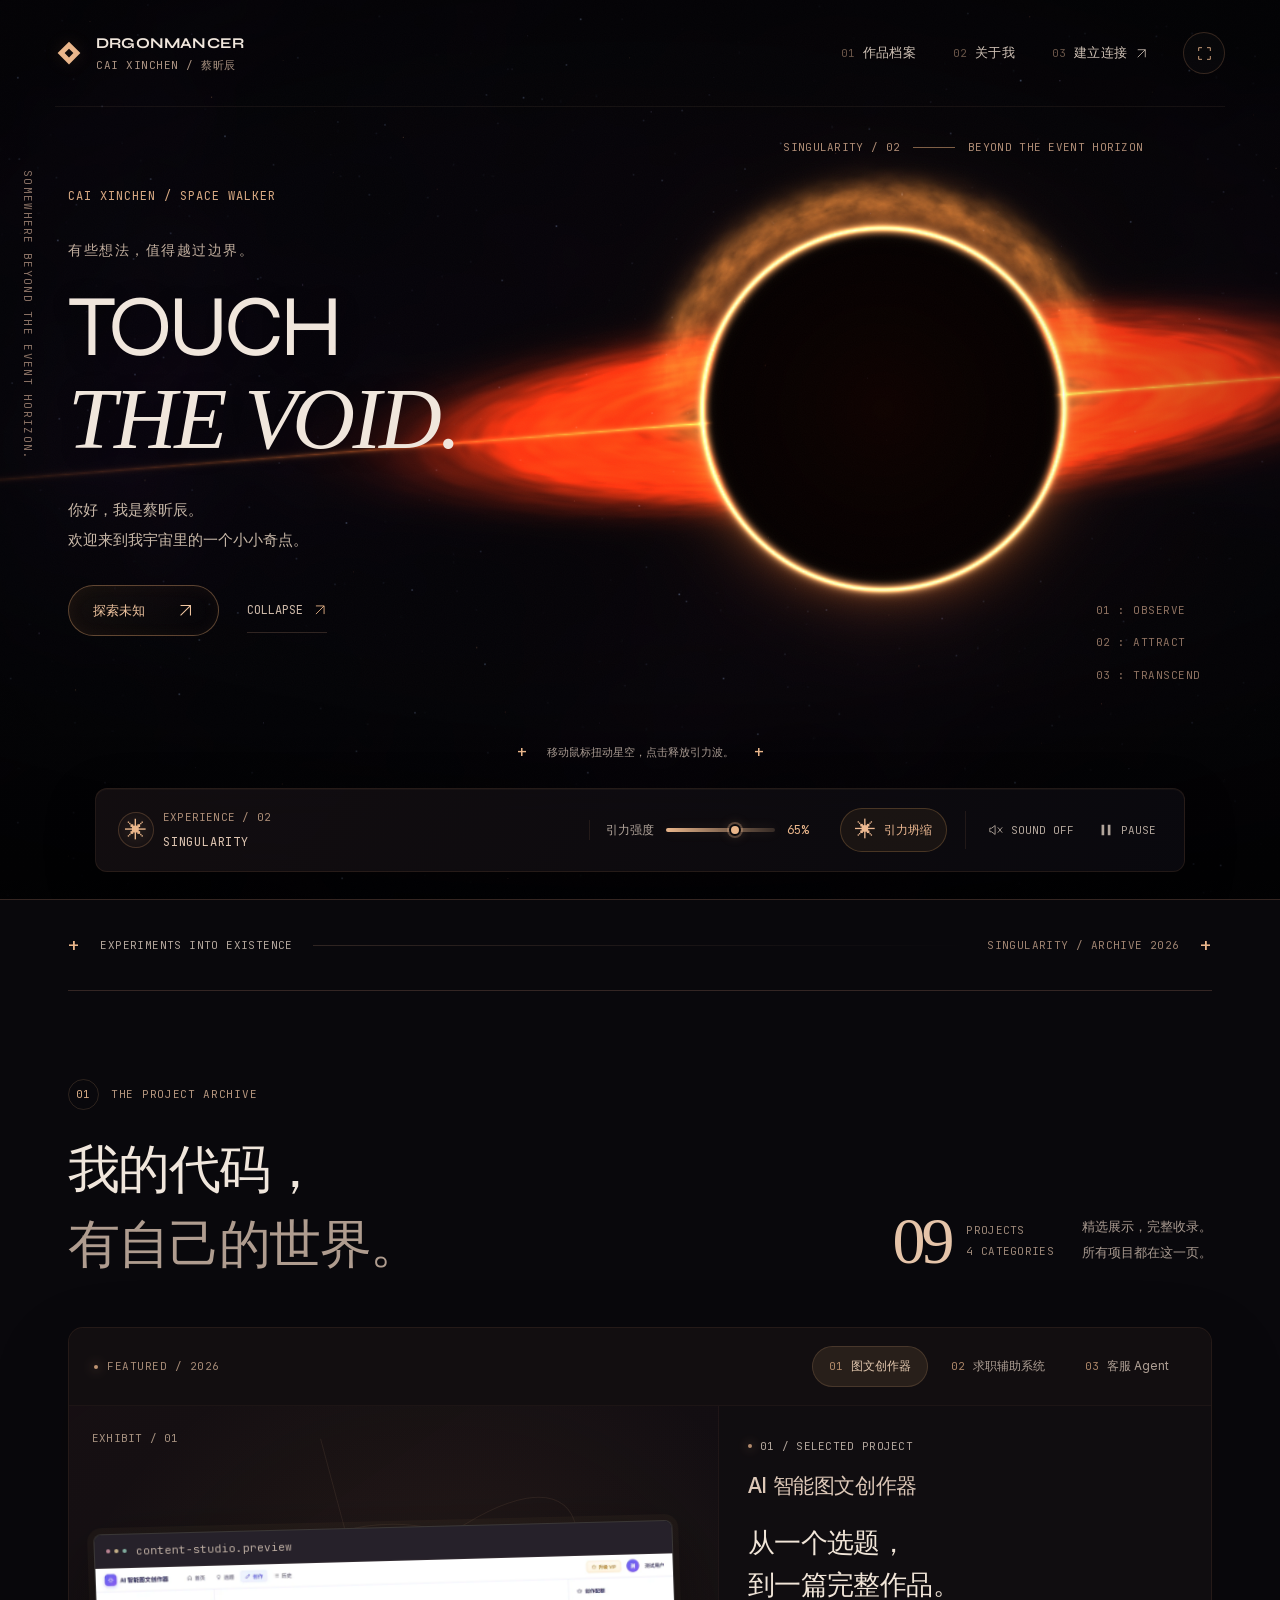
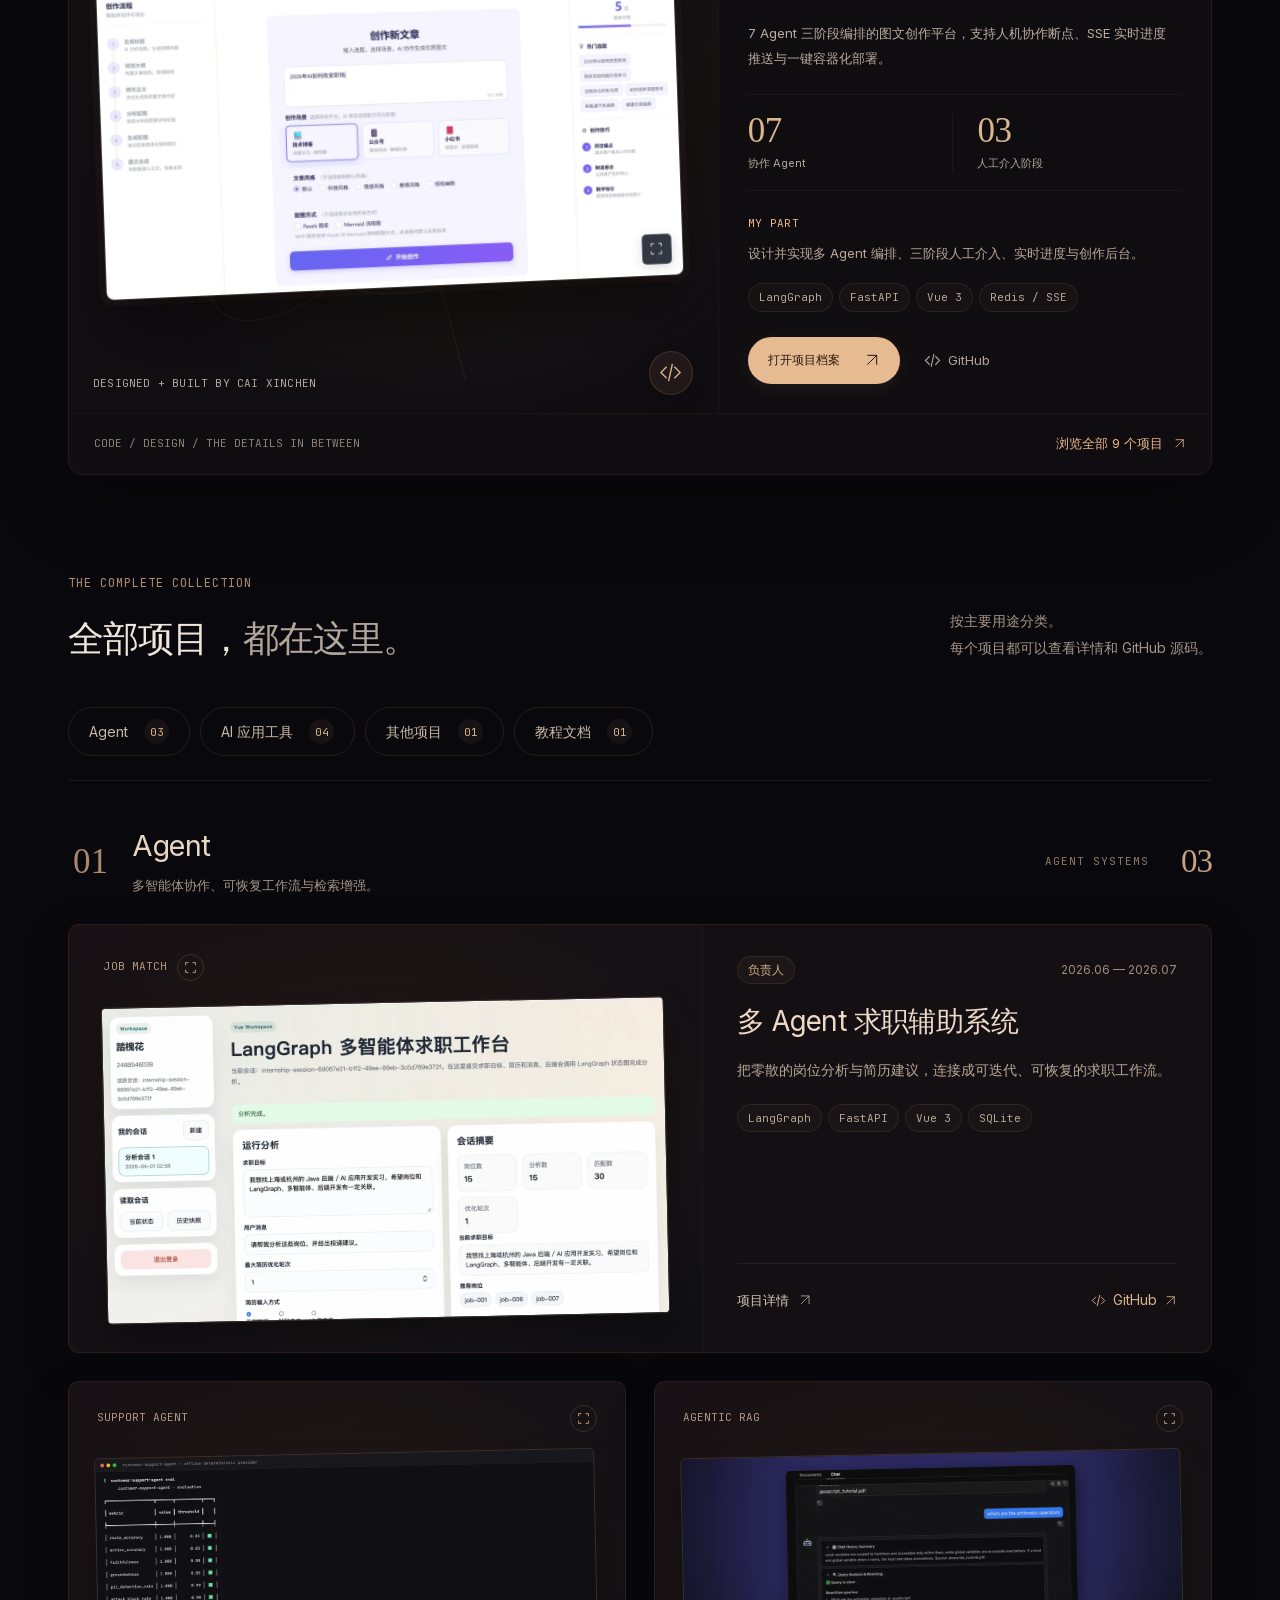
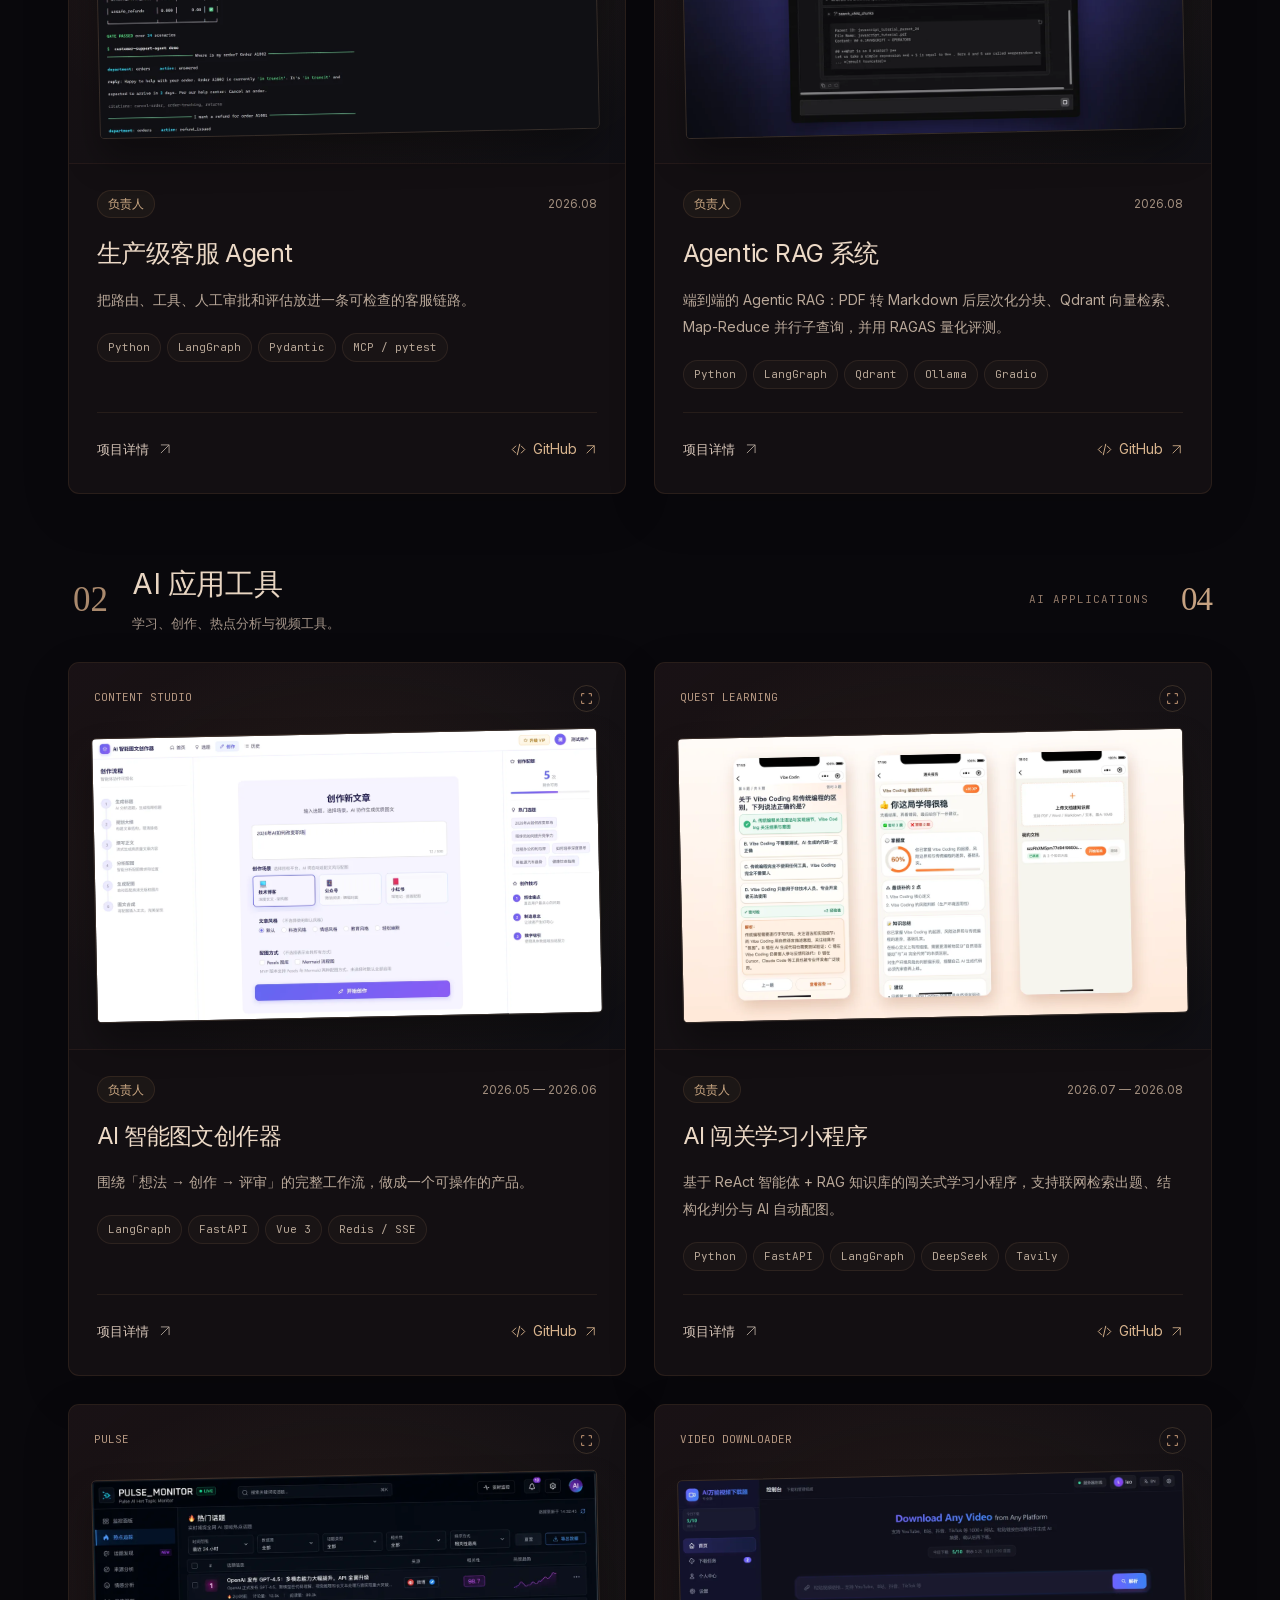
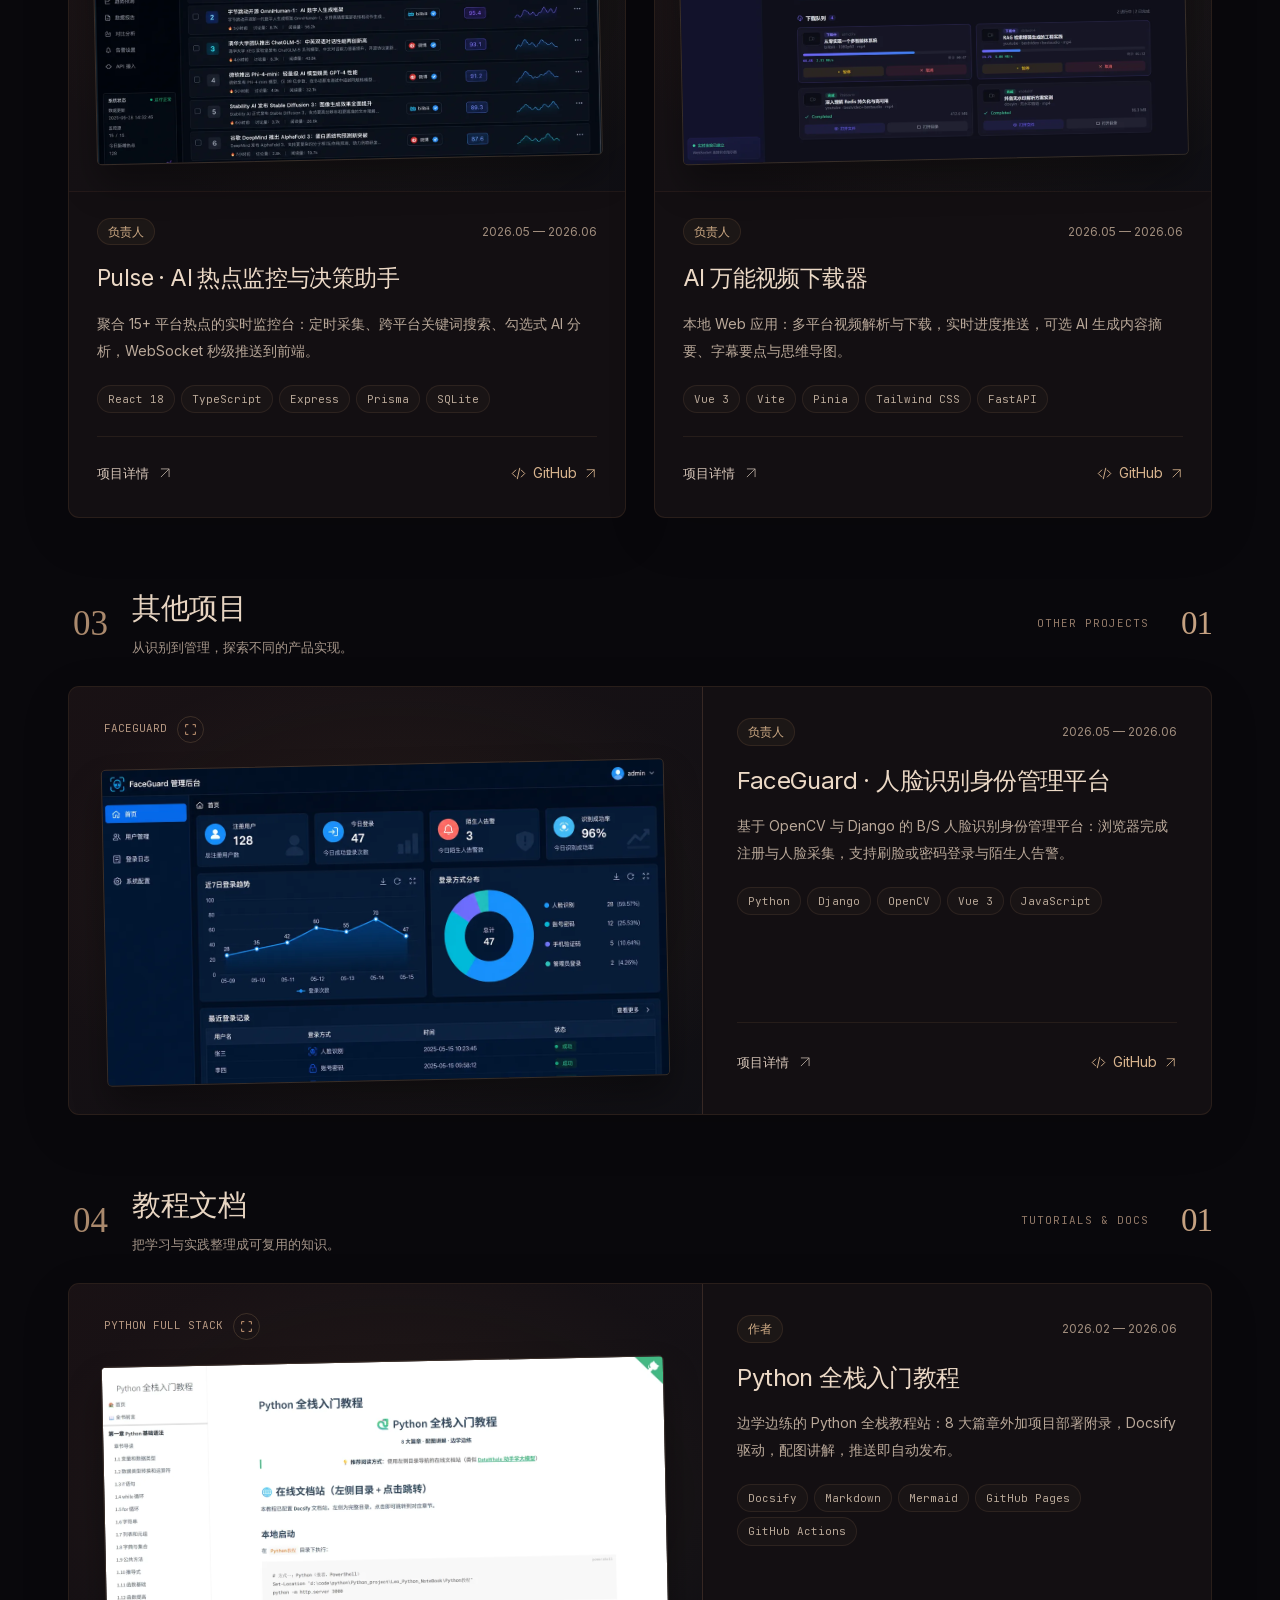
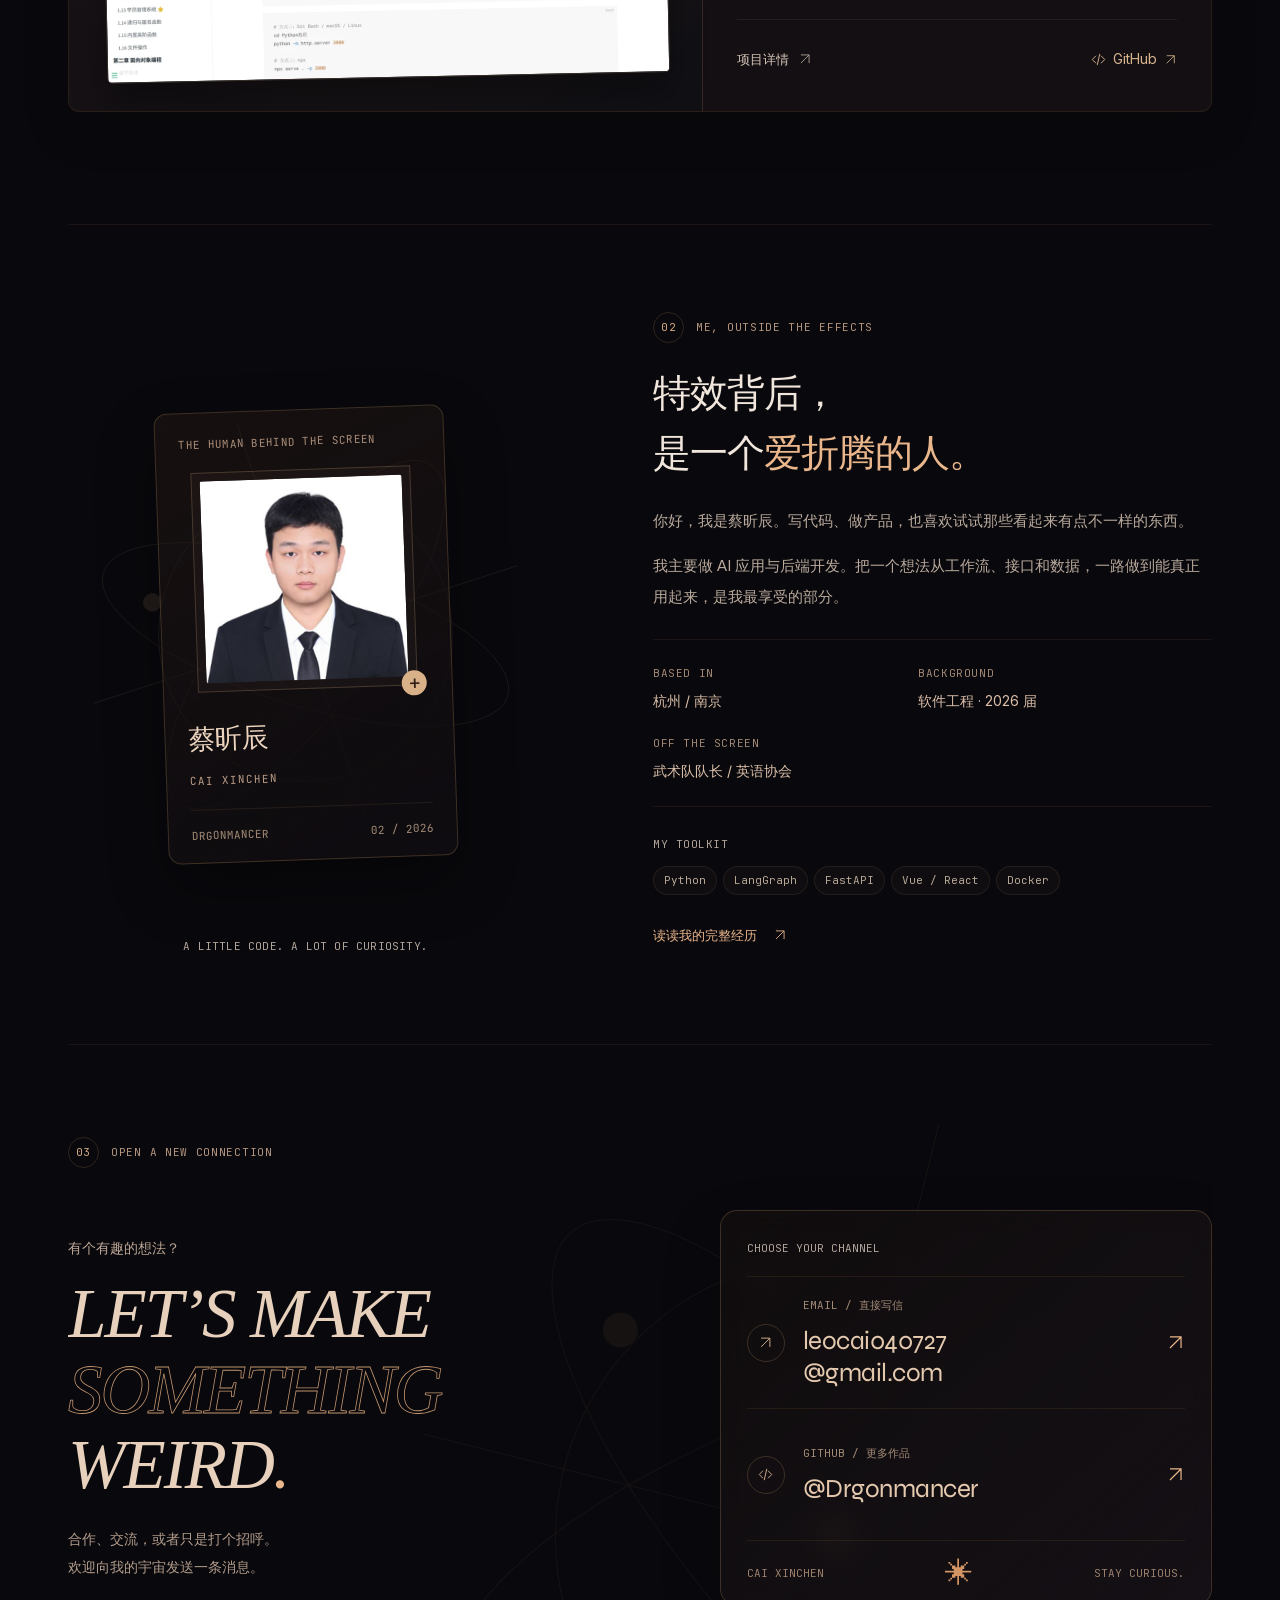
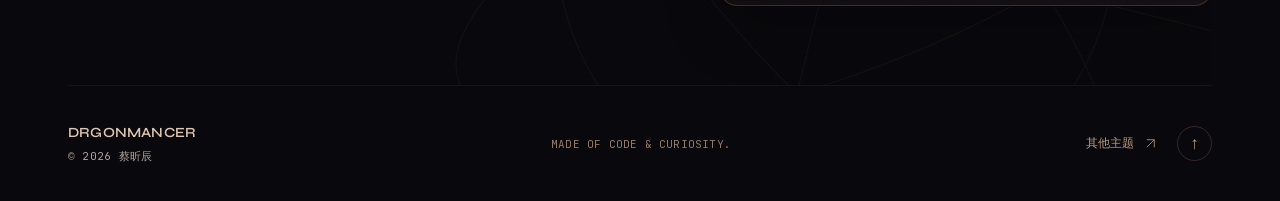
<file: index.html>
<!doctype html><html lang="zh-CN"><head><meta charset="UTF-8"><meta name="viewport" content="width=device-width,initial-scale=1"><meta name="theme-color" content="#08070d"><title>蔡昕辰 · SINGULARITY 黑洞引力</title><meta name="description" content="蔡昕辰的个人宇宙：黑洞引力视觉、Agent 与 AI 应用作品、完整项目档案。"><link rel="icon" href="assets/icon.svg"><link rel="stylesheet" href="worlds.css"><link rel="stylesheet" href="ui.css"><link rel="stylesheet" href="catalog.css"><link rel="stylesheet" href="singularity.css"><script src="catalog.js" defer></script><script src="ui.js" defer></script><script src="worlds.js" defer></script><script src="shaders.js" defer></script><script src="engine.js" defer></script></head><body data-world="singularity"><a class="skip" href="#main">跳到主场景</a><div id="site"></div><noscript>蔡昕辰 / Drgonmancer。实时特效预览需要 JavaScript。</noscript></body></html>
</file>
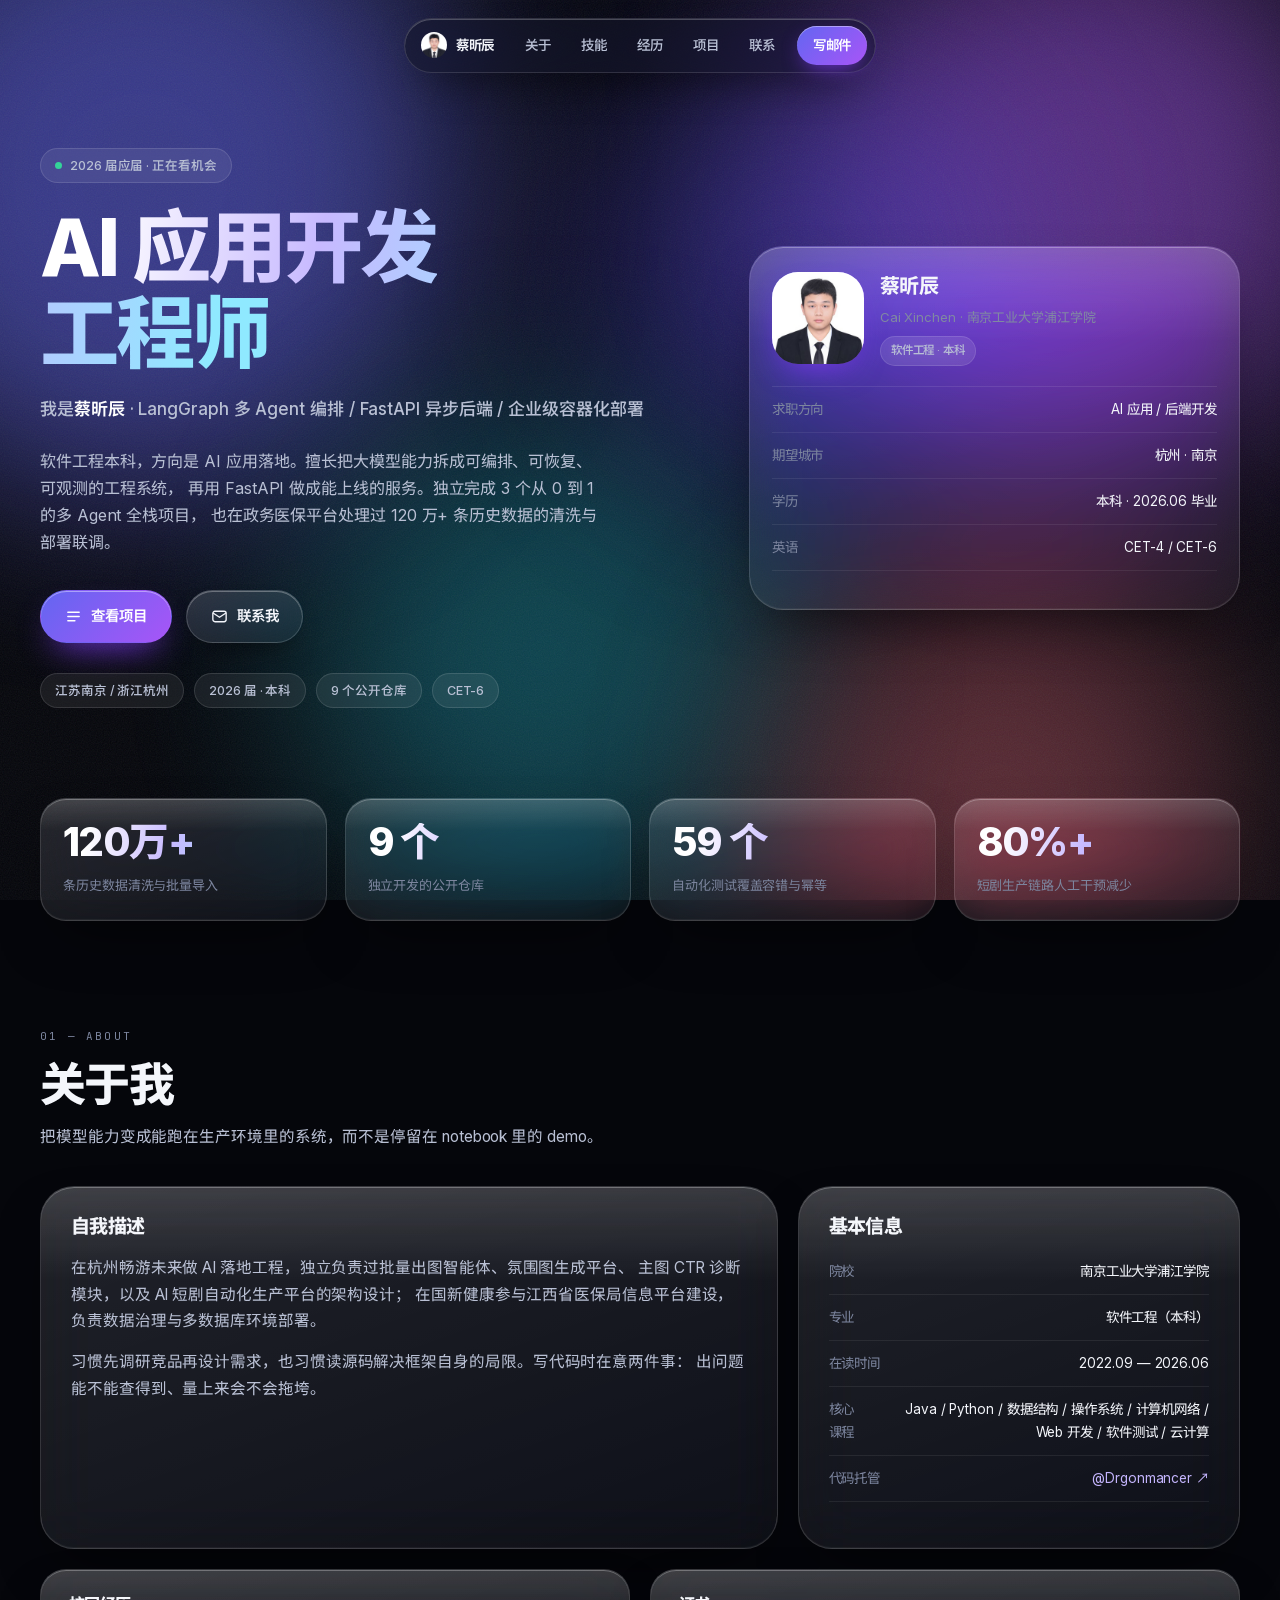
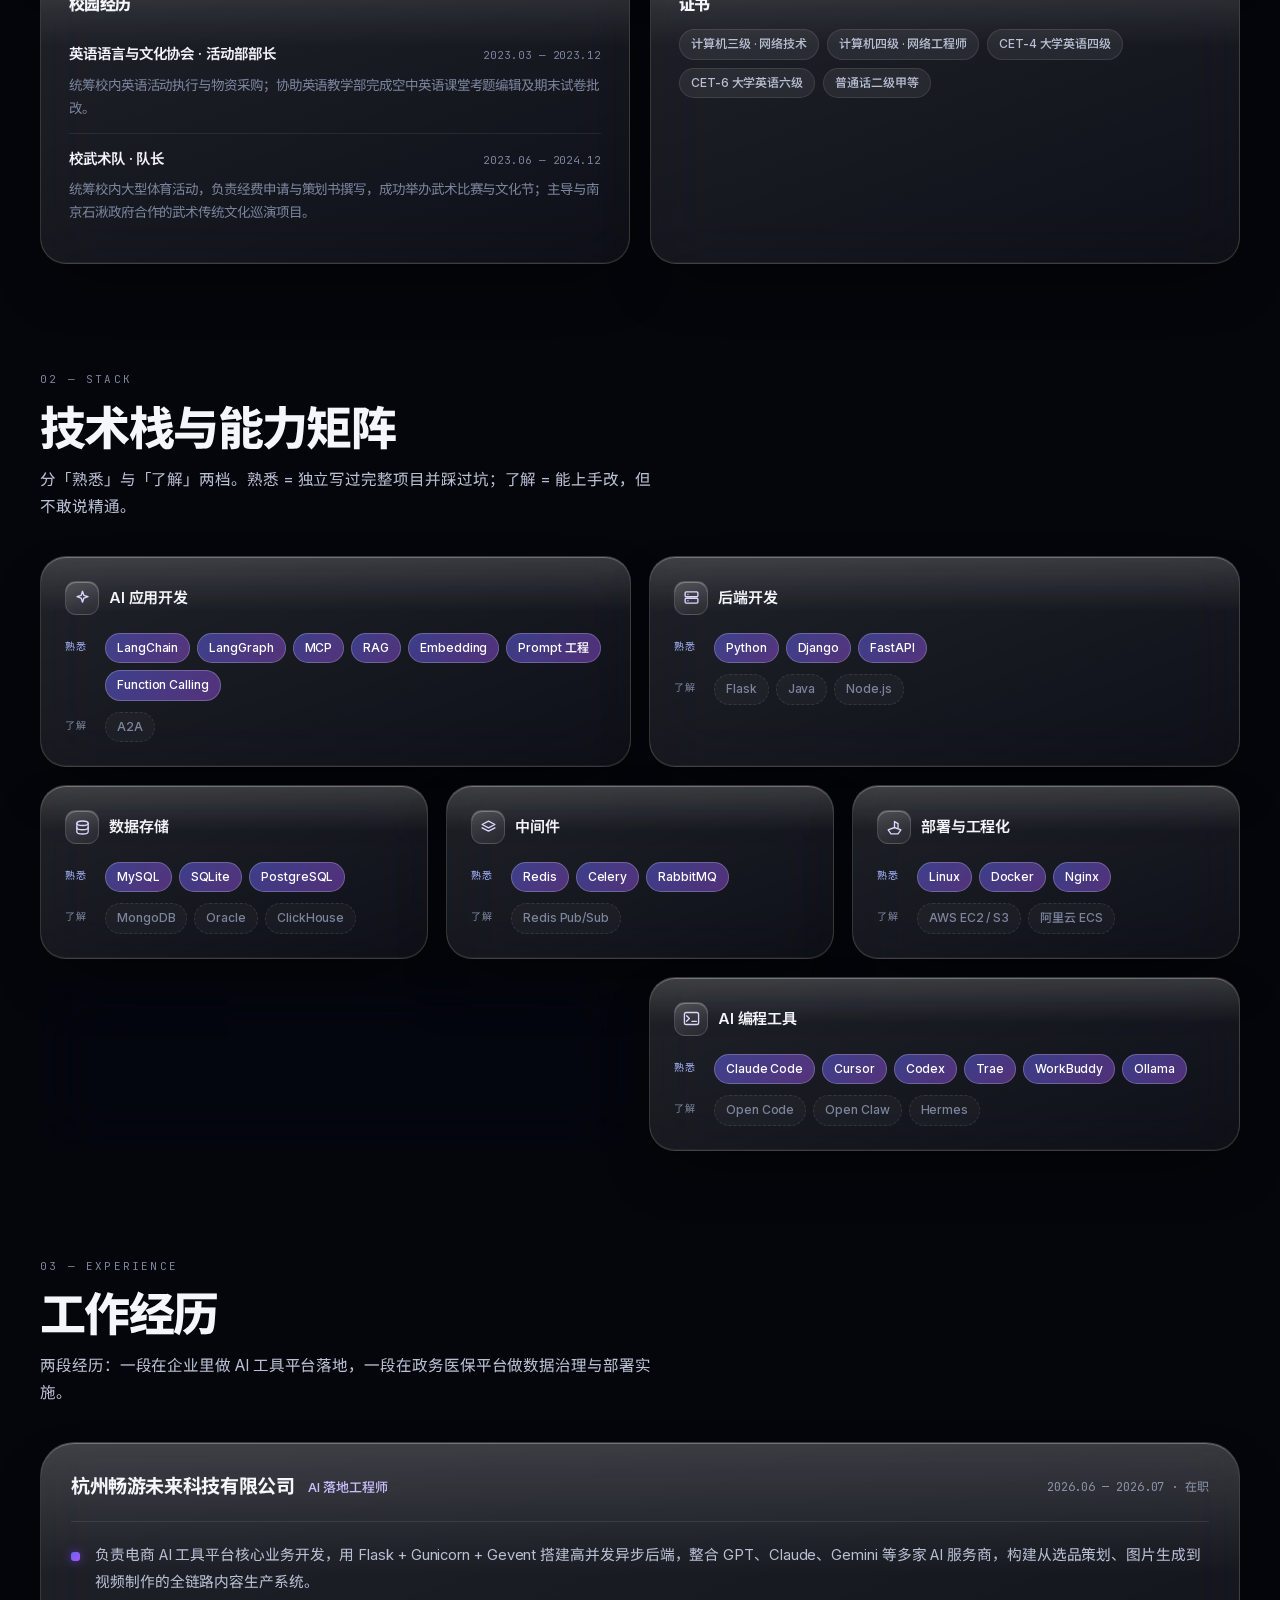
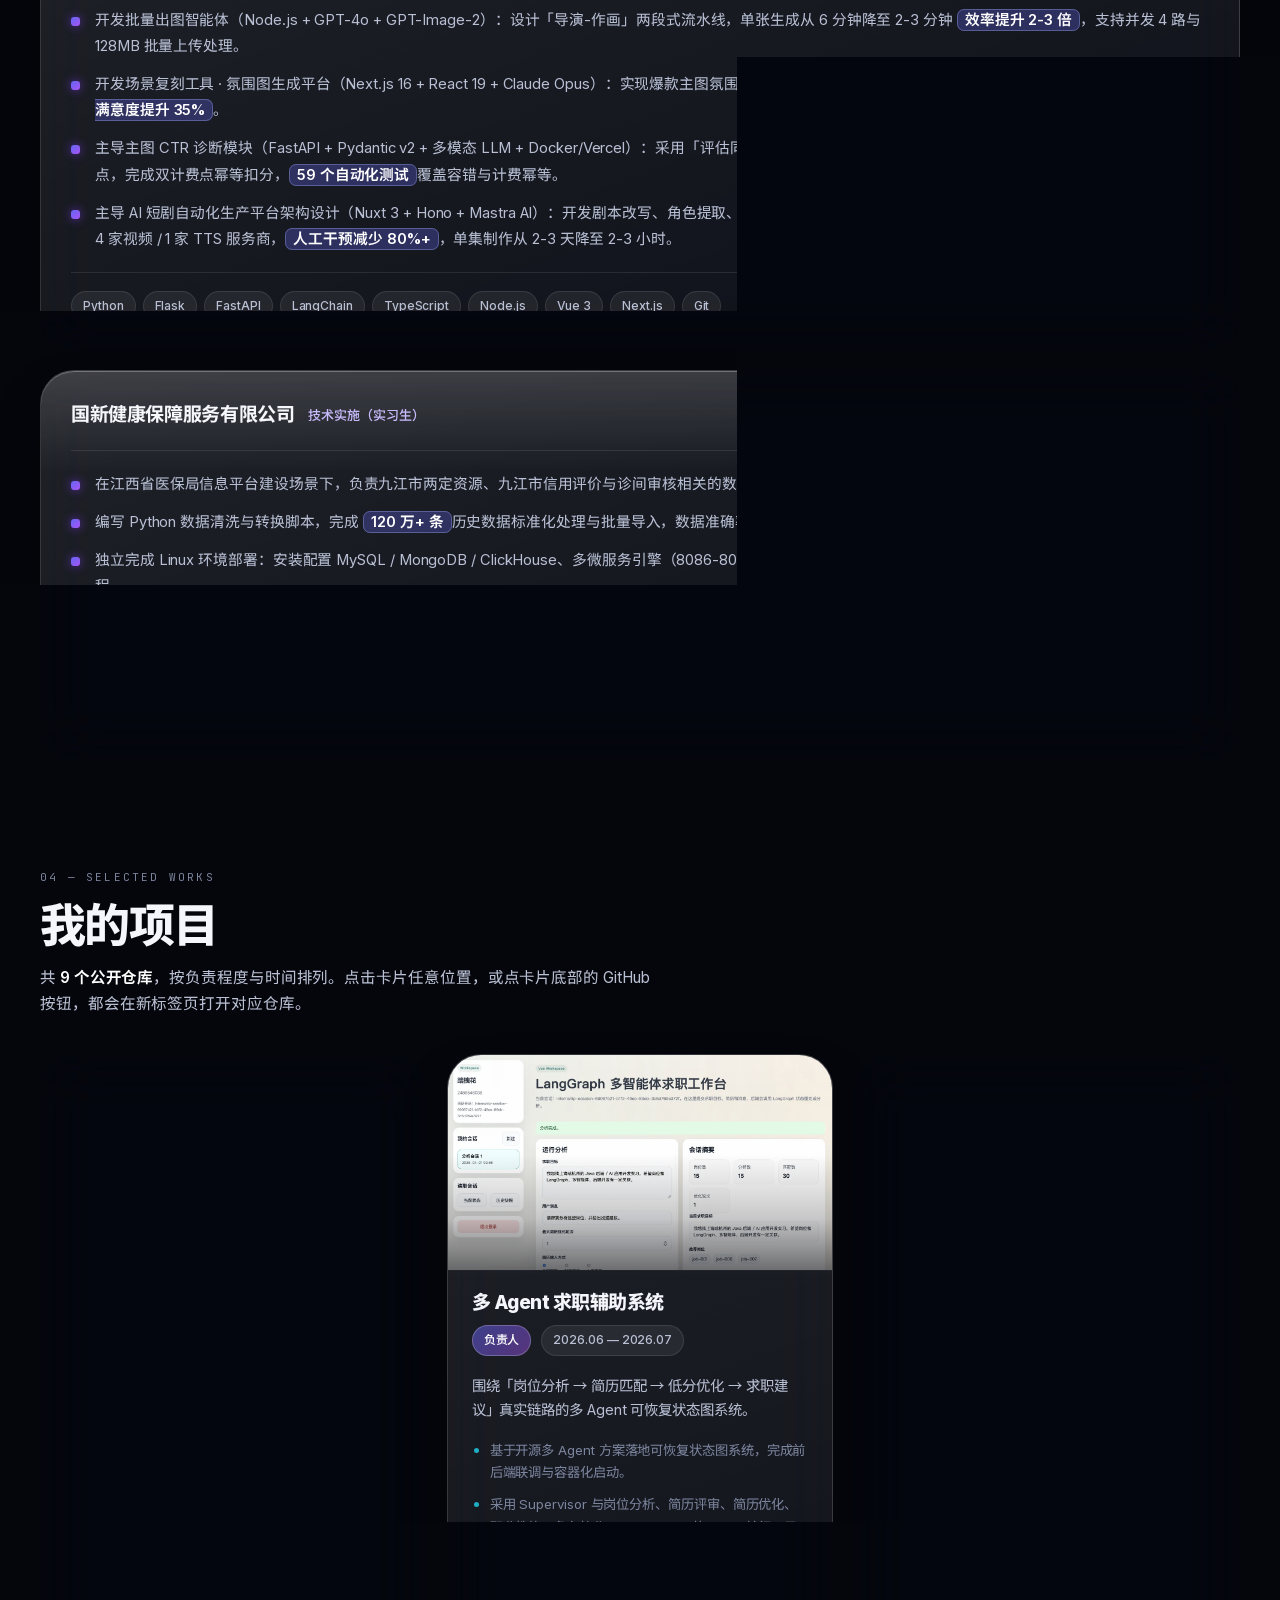
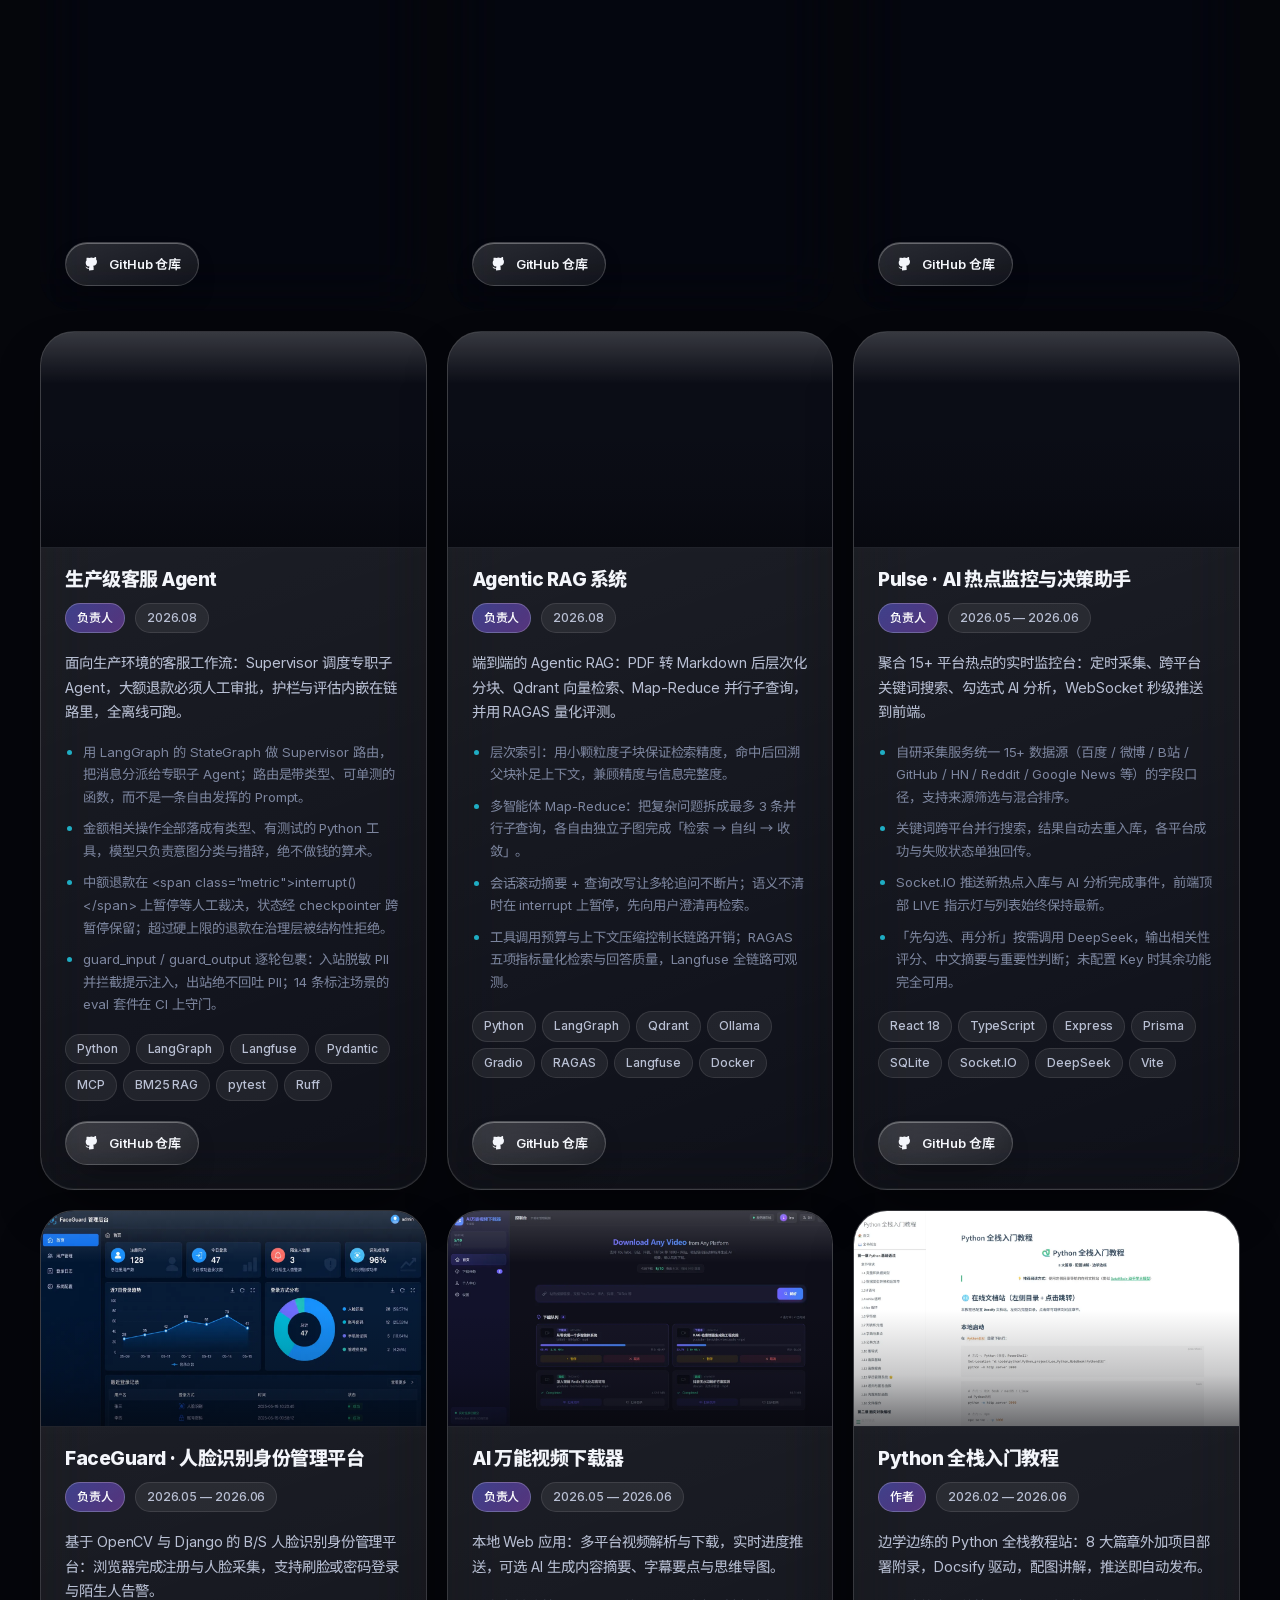
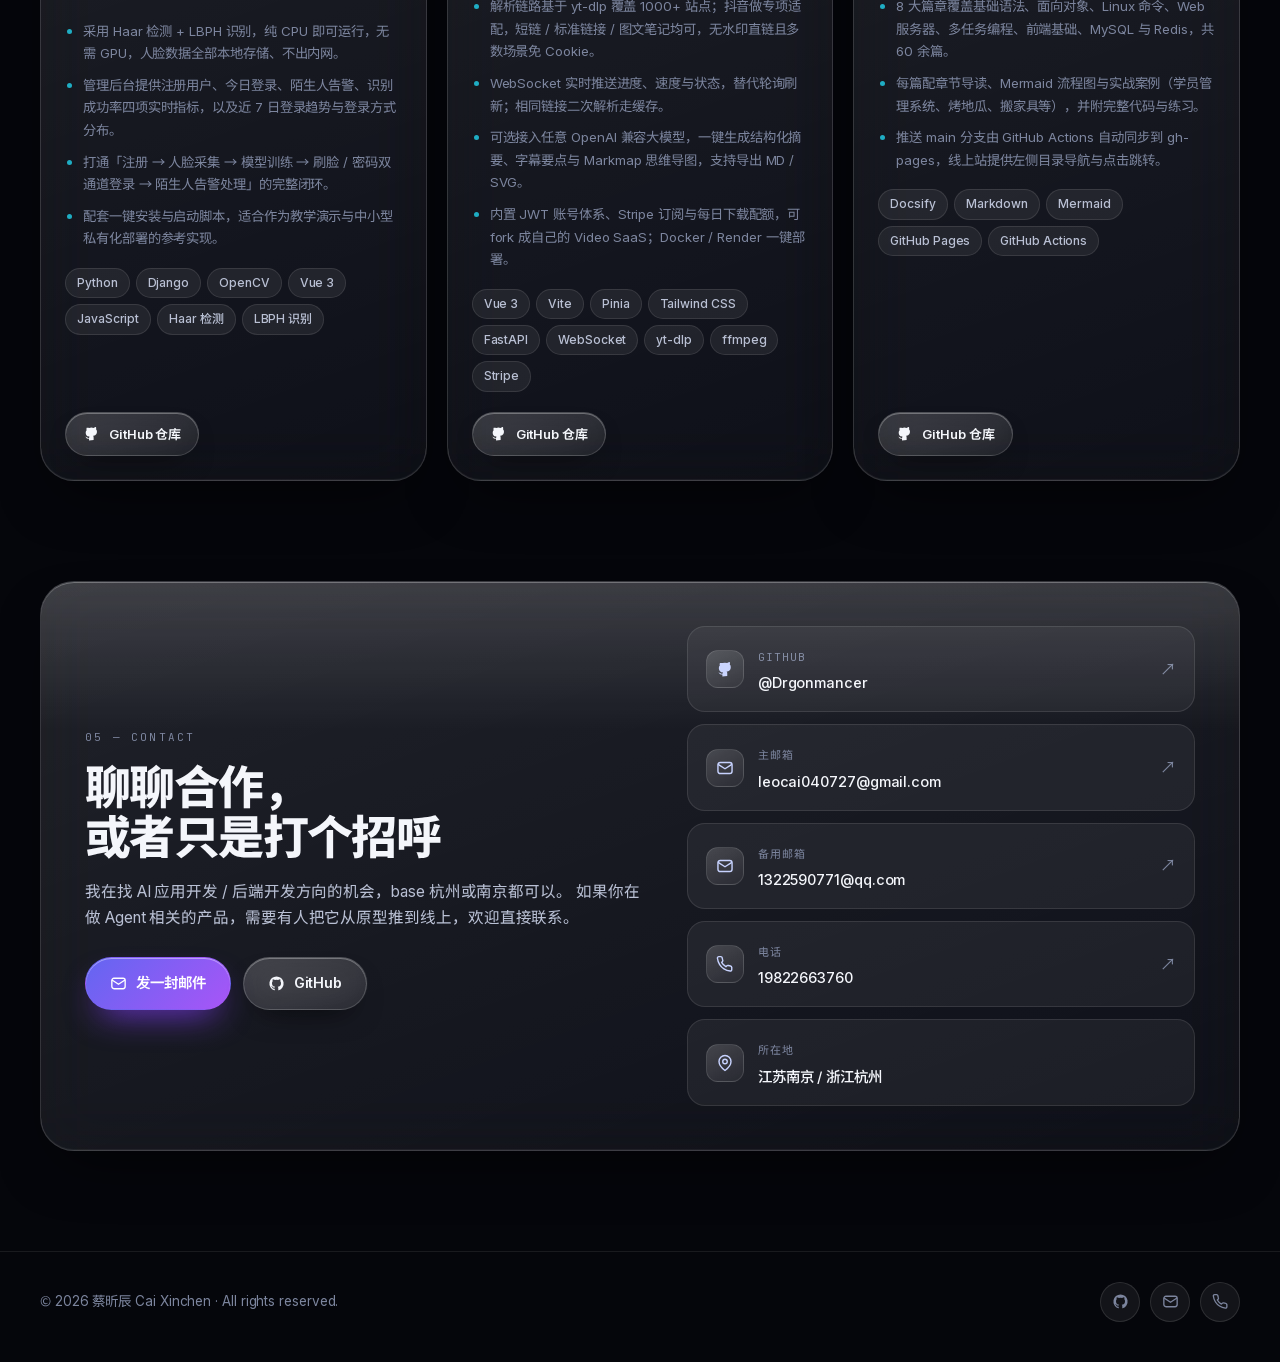
<file: legacy/index.html>
<!DOCTYPE html>
<html lang="zh-CN">
<head>
<meta charset="UTF-8">
<meta name="viewport" content="width=device-width, initial-scale=1">
<title>蔡昕辰 · AI 应用开发工程师 | LangGraph 多 Agent · FastAPI 后端</title>
<meta name="description" content="蔡昕辰（Cai Xinchen）的个人主页 —— AI 应用开发工程师，软件工程本科 2026 届。专注 LangGraph 多 Agent 编排、FastAPI 异步后端与企业级容器化部署。">
<meta name="author" content="蔡昕辰">
<meta property="og:type" content="website">
<meta property="og:title" content="蔡昕辰 · AI 应用开发工程师">
<meta property="og:description" content="LangGraph 多 Agent 编排 · FastAPI 异步后端 · 企业级部署。">
<meta property="og:image" content="avatar.jpg">
<link rel="canonical" href="https://drgonmancer.github.io/">
<meta name="theme-color" content="#05060B">
<!-- 声明为暗色页面：浏览器据此把滚动条、表单控件、加载底色都渲染成暗色，避免白闪 -->
<meta name="color-scheme" content="dark">
<meta name="robots" content="index, follow">
<meta name="keywords" content="蔡昕辰,AI 应用开发工程师,LangGraph,多 Agent,FastAPI,Python,RAG,南京工业大学浦江学院">
<meta property="og:url" content="https://drgonmancer.github.io/">
<meta property="og:site_name" content="蔡昕辰 · 个人主页">
<meta property="og:locale" content="zh_CN">
<meta name="twitter:card" content="summary_large_image">
<meta name="twitter:title" content="蔡昕辰 · AI 应用开发工程师">
<meta name="twitter:description" content="LangGraph 多 Agent 编排 · FastAPI 异步后端 · 企业级容器化部署。">
<link rel="icon" href="data:image/svg+xml,%3Csvg xmlns='http://www.w3.org/2000/svg' viewBox='0 0 64 64'%3E%3Cdefs%3E%3ClinearGradient id='g' x1='0' y1='0' x2='1' y2='1'%3E%3Cstop offset='0' stop-color='%236366F1'/%3E%3Cstop offset='1' stop-color='%23A855F7'/%3E%3C/linearGradient%3E%3C/defs%3E%3Crect width='64' height='64' rx='16' fill='url(%23g)'/%3E%3Ctext x='32' y='45' font-family='system-ui,-apple-system,sans-serif' font-size='34' font-weight='700' fill='%23ffffff' text-anchor='middle'%3EC%3C/text%3E%3C/svg%3E">
<!-- 字体自托管：预先加载首屏要用到的两个字重文件（Noto Sans SC 覆盖全部中文，Inter 覆盖拉丁） -->
<link rel="preload" href="fonts/noto-sans-sc-subset.woff2" as="font" type="font/woff2" crossorigin>
<link rel="preload" href="fonts/inter-subset.woff2" as="font" type="font/woff2" crossorigin>
<style>
/* ==========================================================================
   字体（自托管 · 已按本页实际字符集子集化）
   --------------------------------------------------------------------------
   原方案：@import 引入 Google Fonts —— 570KB 渲染阻塞 CSS + 566 条 @font-face
            + 约 1.2MB 字体分片，且在中国大陆访问 fonts.googleapis.com 不稳定，
            一旦超时整页会回退到系统字体，设计直接垮掉。
   现方案：3 个可变字体文件共 209KB，单文件覆盖全部字重（wght 轴），
            零第三方请求、可离线、大陆访问无风险。
   ========================================================================== */
@font-face {
  font-family: 'Inter';
  font-style: normal;
  font-weight: 100 900;          /* 可变字体：一个字重区间覆盖全部 */
  font-display: swap;
  src: url('fonts/inter-subset.woff2') format('woff2');
}
@font-face {
  font-family: 'JetBrains Mono';
  font-style: normal;
  font-weight: 100 900;
  font-display: swap;
  src: url('fonts/jetbrains-mono-subset.woff2') format('woff2');
}
@font-face {
  font-family: 'Noto Sans SC';
  font-style: normal;
  font-weight: 100 900;
  font-display: swap;
  src: url('fonts/noto-sans-sc-subset.woff2') format('woff2');
}

/* ==========================================================================
   蔡昕辰 · 个人主页 | 液态玻璃 Liquid Glass
   设计规则：真实玻璃折射（backdrop blur + 内高光 + 渐变描边）/
             深空底 + 多色光斑缓动漂浮 / 超大圆角与胶囊 /
             鼠标跟随镜面高光 / 悬浮动态岛导航 / 极简无衬线排版
   断点：1080px 收起导航链接并启用汉堡菜单；760px 全部转单列
   ========================================================================== */
*, *::before, *::after { box-sizing: border-box; }

:root {
  --bg:      #05060B;
  --ink:     #F4F6FB;
  --ink-2:   #B9C0D4;
  --ink-3:   #7C859E;
  --indigo:  #6366F1;
  --violet:  #A855F7;
  --cyan:    #22D3EE;
  --rose:    #FB7185;
  --glass-bg: linear-gradient(160deg, rgba(255,255,255,.115), rgba(255,255,255,.042));
  --glass-bd: rgba(255,255,255,.145);
  --glass-sh: inset 0 1px 0 rgba(255,255,255,.28), inset 0 -1px 0 rgba(255,255,255,.05),
              0 26px 60px -24px rgba(0,0,0,.7);
  --r-xl: 34px;
  --r-lg: 26px;
  --r-md: 18px;
  --sans: 'Inter', 'Noto Sans SC', 'PingFang SC', 'Microsoft YaHei', system-ui, sans-serif;
  --mono: 'JetBrains Mono', 'Noto Sans SC', ui-monospace, monospace;
}

html { scroll-behavior: smooth; -webkit-text-size-adjust: 100%; }

body {
  margin: 0;
  background: var(--bg);
  color: var(--ink);
  font-family: var(--sans);
  font-size: 16px;
  line-height: 1.7;
  font-weight: 400;
  letter-spacing: -.005em;
  overflow-x: hidden;
  -webkit-font-smoothing: antialiased;
}

h1, h2, h3, h4 { margin: 0; font-weight: 800; line-height: 1.08; letter-spacing: -.035em; }
p { margin: 0; }
ul { margin: 0; padding: 0; list-style: none; }
a { color: inherit; text-decoration: none; }
img { display: block; max-width: 100%; }
b, strong { font-weight: 600; color: #fff; }

:focus-visible { outline: 2px solid rgba(255,255,255,.8); outline-offset: 3px; border-radius: 6px; }

.wrap { width: min(1200px, 100% - 40px); margin-inline: auto; position: relative; z-index: 2; }
.mono { font-family: var(--mono); }
.eyebrow {
  font-family: var(--mono); font-size: 11px; letter-spacing: .2em; text-transform: uppercase;
  color: var(--ink-3);
}
.grad-text {
  background: linear-gradient(100deg, #fff 10%, #C7B9FF 45%, #8FE9FF 90%);
  -webkit-background-clip: text; background-clip: text; color: transparent;
}

/* ---------- 背景光斑 ---------- */
.aurora { position: fixed; inset: 0; z-index: 0; overflow: hidden; pointer-events: none; }
.blob { position: absolute; border-radius: 50%; filter: blur(96px); opacity: .55; will-change: transform; }
.blob.b1 { width: 640px; height: 640px; left: -14%; top: -16%; background: var(--indigo); animation: f1 26s ease-in-out infinite; }
.blob.b2 { width: 560px; height: 560px; right: -6%; top: -10%; background: var(--violet); opacity: .5; animation: f2 32s ease-in-out infinite; }
.blob.b3 { width: 480px; height: 480px; left: 24%; top: 46%;     background: var(--cyan);   opacity: .3; animation: f3 29s ease-in-out infinite; }
.blob.b4 { width: 460px; height: 460px; right: 4%; bottom: -14%; background: var(--rose);  opacity: .34; animation: f2 36s ease-in-out infinite reverse; }
.blob.b5 { width: 420px; height: 420px; left: 46%; top: 6%;      background: #4F46E5;      opacity: .4; animation: f3 24s ease-in-out infinite reverse; }
@keyframes f1 { 0%,100% { transform: translate(0,0) scale(1); } 50% { transform: translate(80px,60px) scale(1.12); } }
@keyframes f2 { 0%,100% { transform: translate(0,0) scale(1); } 50% { transform: translate(-70px,90px) scale(1.16); } }
@keyframes f3 { 0%,100% { transform: translate(0,0) scale(1); } 50% { transform: translate(60px,-70px) scale(1.1); } }

.grain {
  position: fixed; inset: 0; z-index: 1; pointer-events: none; opacity: .16;
  background-image: url("data:image/svg+xml,%3Csvg xmlns='http://www.w3.org/2000/svg' width='120' height='120'%3E%3Cfilter id='n'%3E%3CfeTurbulence type='fractalNoise' baseFrequency='.85' numOctaves='3'/%3E%3C/filter%3E%3Crect width='120' height='120' filter='url(%23n)' opacity='.5'/%3E%3C/svg%3E");
}

/* ---------- 玻璃基类 ---------- */
.glass {
  position: relative; border-radius: var(--r-lg);
  background: var(--glass-bg);
  backdrop-filter: blur(30px) saturate(180%);
  -webkit-backdrop-filter: blur(30px) saturate(180%);
  border: 1px solid var(--glass-bd);
  box-shadow: var(--glass-sh);
}
/* 顶部一道折射高光 */
.glass::before {
  content: ""; position: absolute; inset: 0; border-radius: inherit; pointer-events: none;
  background: linear-gradient(180deg, rgba(255,255,255,.14), transparent 26%);
  mix-blend-mode: screen;
}

/* 鼠标跟随镜面高光 */
.spec { overflow: hidden; }
.spec::after {
  content: ""; position: absolute; inset: 0; border-radius: inherit; pointer-events: none;
  opacity: 0; transition: opacity .35s ease;
  background: radial-gradient(460px circle at var(--mx, 50%) var(--my, 0%), rgba(255,255,255,.16), transparent 62%);
}
.spec:hover::after { opacity: 1; }

/* ---------- 动态岛导航 ---------- */
.island-wrap { position: fixed; top: 18px; left: 0; right: 0; z-index: 80; display: flex; justify-content: center; padding: 0 16px; pointer-events: none; }
.island {
  pointer-events: auto;
  display: flex; align-items: center; gap: 4px; padding: 7px 8px;
  border-radius: 999px;
  background: rgba(20, 22, 34, .55);
  backdrop-filter: blur(34px) saturate(190%);
  -webkit-backdrop-filter: blur(34px) saturate(190%);
  border: 1px solid rgba(255,255,255,.13);
  box-shadow: inset 0 1px 0 rgba(255,255,255,.24), 0 18px 44px -18px rgba(0,0,0,.85);
  transition: padding .35s cubic-bezier(.4,0,.2,1), transform .35s ease;
}
.island .brand { display: flex; align-items: center; gap: 9px; padding: 5px 13px 5px 8px; }
.island .avatar-mini {
  width: 26px; height: 26px; border-radius: 50%; overflow: hidden; flex: none;
  background: linear-gradient(140deg, var(--indigo), var(--violet));
  display: grid; place-items: center; font-size: 12px; font-weight: 700;
}
.island .avatar-mini img { width: 100%; height: 100%; object-fit: cover; }
.island .brand-name { font-size: 13.5px; font-weight: 600; white-space: nowrap; }
.island .links { display: flex; align-items: center; gap: 2px; }
.island .links a {
  font-size: 13.5px; font-weight: 500; color: var(--ink-2); white-space: nowrap;
  padding: 7px 14px; border-radius: 999px;
  transition: color .22s ease, background .22s ease, box-shadow .22s ease;
}
.island .links a:hover { color: #fff; background: rgba(255,255,255,.1); }
.island .links a[aria-current="true"] {
  color: #fff; background: linear-gradient(135deg, rgba(99,102,241,.85), rgba(168,85,247,.75));
  box-shadow: inset 0 1px 0 rgba(255,255,255,.35), 0 6px 18px -6px rgba(99,102,241,.9);
}
.island .cta {
  margin-left: 4px; font-size: 13.5px; font-weight: 600; color: #fff;
  padding: 8px 16px; border-radius: 999px;
  background: linear-gradient(135deg, var(--indigo), var(--violet));
  box-shadow: inset 0 1px 0 rgba(255,255,255,.4), 0 8px 22px -8px rgba(124,58,237,.95);
  transition: transform .22s ease, box-shadow .22s ease;
}
.island .cta:hover { transform: translateY(-1px); box-shadow: inset 0 1px 0 rgba(255,255,255,.5), 0 12px 28px -8px rgba(124,58,237,1); }
.island-mini { display: none; }

/* ---------- 按钮 ---------- */
.btn {
  display: inline-flex; align-items: center; gap: 9px;
  padding: 13px 24px; border-radius: 999px;
  font-size: 14.5px; font-weight: 600; cursor: pointer;
  border: 1px solid rgba(255,255,255,.16);
  transition: transform .22s cubic-bezier(.4,0,.2,1), box-shadow .22s ease, background .22s ease;
  font-family: var(--sans);
}
.btn:hover { transform: translateY(-2px); }
.btn-primary {
  color: #fff; border-color: transparent;
  background: linear-gradient(135deg, var(--indigo), var(--violet));
  box-shadow: inset 0 1px 0 rgba(255,255,255,.4), 0 16px 34px -14px rgba(124,58,237,1);
}
.btn-primary:hover { box-shadow: inset 0 1px 0 rgba(255,255,255,.5), 0 22px 44px -14px rgba(124,58,237,1); }
.btn-glass {
  color: var(--ink);
  background: linear-gradient(160deg, rgba(255,255,255,.15), rgba(255,255,255,.06));
  backdrop-filter: blur(20px) saturate(170%);
  -webkit-backdrop-filter: blur(20px) saturate(170%);
  box-shadow: inset 0 1px 0 rgba(255,255,255,.3), 0 14px 30px -16px rgba(0,0,0,.8);
}
.btn-glass:hover { background: linear-gradient(160deg, rgba(255,255,255,.22), rgba(255,255,255,.09)); }
.btn svg { width: 17px; height: 17px; flex: none; }
.btn-sm { padding: 10px 17px; font-size: 13px; }

/* ---------- 药丸 ---------- */
.pill {
  display: inline-flex; align-items: center; gap: 8px;
  padding: 6px 14px; border-radius: 999px;
  background: rgba(255,255,255,.07); border: 1px solid rgba(255,255,255,.12);
  font-size: 12.5px; font-weight: 500; color: var(--ink-2);
  backdrop-filter: blur(14px); -webkit-backdrop-filter: blur(14px);
}
.dot-live { width: 7px; height: 7px; border-radius: 50%; background: #34D399; box-shadow: 0 0 0 0 rgba(52,211,153,.7); animation: pulse 2.4s ease-out infinite; }
@keyframes pulse { 0% { box-shadow: 0 0 0 0 rgba(52,211,153,.65); } 70% { box-shadow: 0 0 0 9px rgba(52,211,153,0); } 100% { box-shadow: 0 0 0 0 rgba(52,211,153,0); } }

.tag {
  display: inline-block; padding: 4px 11px; border-radius: 999px;
  font-size: 12px; font-weight: 500; color: var(--ink-2);
  background: rgba(255,255,255,.065); border: 1px solid rgba(255,255,255,.1);
  transition: background .2s ease, color .2s ease, border-color .2s ease;
}
.tag:hover { background: rgba(255,255,255,.13); color: #fff; }
.tag-dim { color: var(--ink-3); background: rgba(255,255,255,.03); border-style: dashed; }
.tag-accent { color: #fff; background: linear-gradient(135deg, rgba(99,102,241,.5), rgba(168,85,247,.42)); border-color: rgba(255,255,255,.22); }

/* ---------- Hero ---------- */
.hero { padding: 148px 0 0; }
.hero-grid { display: grid; grid-template-columns: 1.15fr .85fr; gap: 44px; align-items: center; }
.hero h1 { font-size: clamp(40px, 6.2vw, 82px); margin: 22px 0 0; }
.hero-role { margin-top: 18px; font-size: clamp(14px, 1.6vw, 17px); color: var(--ink-2); font-weight: 500; }
.hero-role b { color: #fff; font-weight: 600; }
.hero-desc { margin-top: 24px; max-width: 56ch; color: var(--ink-2); font-size: 16px; }
.hero-actions { display: flex; flex-wrap: wrap; gap: 14px; margin-top: 34px; }
.hero-meta { display: flex; flex-wrap: wrap; gap: 10px; margin-top: 30px; }

.profile { padding: 22px; border-radius: var(--r-xl); }
.profile-top { display: flex; align-items: center; gap: 16px; }
.profile-img {
  width: 92px; height: 92px; border-radius: 26px; overflow: hidden; flex: none;
  background: linear-gradient(140deg, var(--indigo), var(--violet));
  display: grid; place-items: center; font-size: 34px; font-weight: 800;
  box-shadow: inset 0 1px 0 rgba(255,255,255,.35), 0 14px 30px -12px rgba(124,58,237,.9);
}
.profile-img img { width: 100%; height: 100%; object-fit: cover; }
.profile-name { font-size: 20px; font-weight: 700; letter-spacing: -.02em; }
.profile-sub { font-size: 13px; color: var(--ink-3); margin-top: 3px; }
.profile-rows { margin-top: 20px; border-top: 1px solid rgba(255,255,255,.09); }
.profile-rows div { display: flex; justify-content: space-between; gap: 14px; padding: 11px 0; border-bottom: 1px solid rgba(255,255,255,.07); font-size: 13.5px; }
.profile-rows dt { color: var(--ink-3); }
.profile-rows dd { margin: 0; text-align: right; color: var(--ink); }

/* ---------- 指标 ---------- */
.stats { display: grid; grid-template-columns: repeat(4, 1fr); gap: 18px; margin-top: 90px; }
.stat { padding: 24px 22px; border-radius: var(--r-lg); }
.stat-num { font-size: clamp(26px, 3.1vw, 40px); font-weight: 800; letter-spacing: -.04em; line-height: 1; }
.stat-label { font-size: 13px; color: var(--ink-3); margin-top: 12px; line-height: 1.6; }

/* ---------- 区块 ---------- */
/* 注：这里试过给 .sec 加 content-visibility: auto 跳过屏外渲染，最终放弃。
   实测各区块真实高度——桌面 about 944 / skills 886 / work 1211 / projects 906 / contact 670，
   移动端则是 1411 / 1645 / 1791 / 2051 / 931，同一个 contain-intrinsic-size
   无法兼顾两个断点（用 1100px 时首次加载总高比实际多 813px），
   滚动条长度会明显跳变，而且内容一改误差又变。收益抵不过代价。 */
.sec { padding: 100px 0 0; scroll-margin-top: 100px; }
.sec-head { margin-bottom: 36px; }
.sec-head h2 { font-size: clamp(28px, 3.8vw, 46px); margin-top: 12px; }
.sec-head p { margin-top: 14px; color: var(--ink-2); max-width: 62ch; font-size: 15.5px; }

/* ---------- 关于 ---------- */
.about-grid { display: grid; grid-template-columns: 1.25fr .75fr; gap: 20px; }
.about-card { padding: 30px 30px 32px; border-radius: var(--r-xl); }
.about-card h3 { font-size: 19px; margin-bottom: 18px; }
.prose p { color: var(--ink-2); font-size: 15.5px; }
.prose p + p { margin-top: 15px; }
.facts { padding: 30px; border-radius: var(--r-xl); }
.mini-grid { display: grid; grid-template-columns: 1fr 1fr; gap: 20px; margin-top: 20px; }
.mini-card { padding: 26px 28px; border-radius: var(--r-lg); }
.mini-card h3 { font-size: 16px; margin-bottom: 16px; }
.campus-item { padding: 13px 0; border-bottom: 1px solid rgba(255,255,255,.075); }
.campus-item:last-child { border-bottom: 0; }
.campus-org { font-size: 14.5px; font-weight: 600; }
.campus-period { font-family: var(--mono); font-size: 11px; color: var(--ink-3); }
.campus-txt { font-size: 13.5px; color: var(--ink-3); margin-top: 7px; line-height: 1.7; }
.cert-wrap { display: flex; flex-wrap: wrap; gap: 8px; }

/* ---------- 技能 ---------- */
.skill-bento { display: grid; grid-template-columns: repeat(6, 1fr); gap: 18px; }
.skill-card { padding: 24px; border-radius: var(--r-lg); display: flex; flex-direction: column; }
.skill-card.span3 { grid-column: span 3; }
.skill-card.span2 { grid-column: span 2; }
.skill-hd { display: flex; align-items: center; gap: 10px; margin-bottom: 18px; }
.skill-ico {
  width: 34px; height: 34px; border-radius: 11px; flex: none; display: grid; place-items: center;
  background: linear-gradient(150deg, rgba(255,255,255,.16), rgba(255,255,255,.05));
  border: 1px solid rgba(255,255,255,.13);
  box-shadow: inset 0 1px 0 rgba(255,255,255,.28);
}
.skill-ico svg { width: 17px; height: 17px; color: #DCD6FF; }
.skill-name { font-size: 15px; font-weight: 600; letter-spacing: -.01em; }
.tier { display: flex; gap: 10px; align-items: flex-start; }
.tier + .tier { margin-top: 11px; }
.tier-k { font-family: var(--mono); font-size: 10px; letter-spacing: .1em; color: var(--ink-3); flex: none; padding-top: 5px; width: 30px; }
.tier-k.k-now { color: #A5B4FC; }
.tags { display: flex; flex-wrap: wrap; gap: 7px; }

/* ---------- 经历 ---------- */
.job { padding: 28px 30px; border-radius: var(--r-xl); }
.job + .job { margin-top: 20px; }
.job-hd { display: flex; align-items: center; gap: 14px; flex-wrap: wrap; padding-bottom: 18px; border-bottom: 1px solid rgba(255,255,255,.09); }
.job-co { font-size: 19px; font-weight: 700; letter-spacing: -.02em; }
.job-role { font-size: 13px; color: #C4B5FD; font-weight: 500; }
.job-period { margin-left: auto; font-family: var(--mono); font-size: 12px; color: var(--ink-3); }
.job-points { padding-top: 20px; }
.job-points li { position: relative; padding-left: 24px; font-size: 14.7px; color: var(--ink-2); line-height: 1.78; }
.job-points li + li { margin-top: 12px; }
.job-points li::before {
  content: ""; position: absolute; left: 0; top: 10px; width: 9px; height: 9px; border-radius: 3px;
  background: linear-gradient(135deg, var(--indigo), var(--violet));
  box-shadow: 0 0 10px rgba(124,58,237,.7);
}
.metric { color: #fff; font-weight: 600; padding: 1px 7px; border-radius: 7px; background: rgba(99,102,241,.3); border: 1px solid rgba(165,180,252,.35); }
.job-stack { display: flex; flex-wrap: wrap; gap: 7px; margin-top: 20px; padding-top: 18px; border-top: 1px solid rgba(255,255,255,.09); }

/* ---------- 项目 ---------- */
.proj-grid { display: grid; grid-template-columns: repeat(3, 1fr); gap: 20px; }

/* 项目卡缩略图：项目真实界面截图，固定 16:9 比例避免加载时高度跳动 */
.pcard-thumb {
  position: relative; flex: none; aspect-ratio: 16 / 9; overflow: hidden;
  background: #0B0D16; border-bottom: 1px solid rgba(255,255,255,.09);
}
.pcard-thumb img {
  display: block; width: 100%; height: 100%; object-fit: cover; object-position: center;
  transition: transform .6s cubic-bezier(.4,0,.2,1);
}
@media (hover: hover) {
  .pcard:hover .pcard-thumb img { transform: scale(1.03); }
}
/* 顶部一道玻璃折射高光，与站内其它 glass 卡保持一致 */
.pcard-thumb::before {
  content: ""; position: absolute; inset: 0; pointer-events: none;
  background: linear-gradient(180deg, rgba(255,255,255,.18), rgba(255,255,255,0) 24%);
  mix-blend-mode: screen;
}
/* 底部向卡身渐隐，避免亮色截图在暗色卡上形成生硬切边 */
.pcard-thumb::after {
  content: ""; position: absolute; inset: 0; pointer-events: none;
  background: linear-gradient(180deg, rgba(5,6,11,0) 46%, rgba(5,6,11,.22) 76%, rgba(5,6,11,.58) 100%);
}

.pcard {
  position: relative; display: flex; flex-direction: column;
  border-radius: var(--r-xl); padding: 0; overflow: hidden;
  transition: transform .3s cubic-bezier(.4,0,.2,1), box-shadow .3s ease, border-color .3s ease;
}
.pcard:hover { transform: translateY(-6px); border-color: rgba(255,255,255,.24); box-shadow: inset 0 1px 0 rgba(255,255,255,.3), 0 36px 70px -26px rgba(0,0,0,.85); }
.pcard-link { position: absolute; inset: 0; z-index: 1; }
.pcard-hd { padding: 22px 24px 0; }
.pcard-hd h3 { font-size: 19px; letter-spacing: -.025em; }
.pcard-meta { display: flex; align-items: center; gap: 10px; margin-top: 12px; flex-wrap: wrap; }
.pcard-body { padding: 18px 24px 0; flex: 1; }
.pcard-desc { font-size: 14.4px; color: var(--ink-2); }
.pcard-points { margin-top: 16px; }
.pcard-points li { position: relative; padding-left: 18px; font-size: 13.3px; color: var(--ink-3); line-height: 1.7; }
.pcard-points li + li { margin-top: 9px; }
.pcard-points li::before { content: ""; position: absolute; left: 2px; top: 9px; width: 5px; height: 5px; border-radius: 50%; background: var(--cyan); opacity: .8; }
.pcard-tech { display: flex; flex-wrap: wrap; gap: 6px; margin-top: 18px; }
.pcard-foot { position: relative; z-index: 2; padding: 20px 24px 24px; display: flex; gap: 10px; flex-wrap: wrap; }

/* ---------- 联系 ---------- */
.contact { padding: 44px; border-radius: var(--r-xl); display: grid; grid-template-columns: 1.05fr .95fr; gap: 40px; align-items: center; }
.contact h2 { font-size: clamp(28px, 3.8vw, 46px); }
.contact p { margin-top: 16px; color: var(--ink-2); font-size: 15.5px; }
.clinks { display: grid; gap: 12px; }
.clink {
  display: flex; align-items: center; gap: 14px; padding: 15px 18px; border-radius: var(--r-md);
  background: rgba(255,255,255,.055); border: 1px solid rgba(255,255,255,.1);
  transition: background .22s ease, transform .22s ease, border-color .22s ease;
}
.clink:hover { background: rgba(255,255,255,.11); border-color: rgba(255,255,255,.2); transform: translateX(4px); }
.clink-ico { width: 38px; height: 38px; border-radius: 12px; flex: none; display: grid; place-items: center;
  background: linear-gradient(150deg, rgba(255,255,255,.16), rgba(255,255,255,.04)); border: 1px solid rgba(255,255,255,.12); }
.clink-ico svg { width: 18px; height: 18px; color: #C7D2FE; }
.clink-label { font-size: 11px; letter-spacing: .1em; text-transform: uppercase; color: var(--ink-3); font-family: var(--mono); }
.clink-value { font-size: 14.5px; font-weight: 500; word-break: break-all; }
.clink-arrow { margin-left: auto; color: var(--ink-3); }

/* ---------- 页脚 ---------- */
.foot { margin-top: 100px; border-top: 1px solid rgba(255,255,255,.08); }
.foot-in { display: flex; align-items: center; gap: 18px; flex-wrap: wrap; padding: 30px 0 40px; font-size: 13.5px; color: var(--ink-3); }
.foot-links { display: flex; gap: 10px; margin-left: auto; }
.foot-links a {
  width: 40px; height: 40px; border-radius: 50%; display: grid; place-items: center;
  background: rgba(255,255,255,.06); border: 1px solid rgba(255,255,255,.11);
  transition: background .22s ease, transform .22s ease;
}
.foot-links a:hover { background: rgba(255,255,255,.14); transform: translateY(-2px); }
.foot-links svg { width: 17px; height: 17px; }

.to-top {
  position: fixed; right: 24px; bottom: 24px; z-index: 70;
  width: 48px; height: 48px; border-radius: 50%; cursor: pointer;
  display: grid; place-items: center; color: #fff;
  background: rgba(20,22,34,.6); border: 1px solid rgba(255,255,255,.16);
  backdrop-filter: blur(24px) saturate(180%); -webkit-backdrop-filter: blur(24px) saturate(180%);
  box-shadow: inset 0 1px 0 rgba(255,255,255,.28), 0 14px 30px -14px rgba(0,0,0,.9);
  opacity: 0; pointer-events: none; transition: opacity .3s ease, transform .3s ease;
}
.to-top.show { opacity: 1; pointer-events: auto; }
.to-top:hover { transform: translateY(-3px); }
.to-top svg { width: 19px; height: 19px; }

/* ---------- 移动端汉堡菜单 ---------- */
.island-wrap { flex-direction: column; align-items: center; }
.island-burger {
  display: none; position: relative; width: 38px; height: 38px; margin-left: 4px; flex: none;
  border-radius: 999px; cursor: pointer; padding: 0;
  background: rgba(255,255,255,.08); border: 1px solid rgba(255,255,255,.14);
  color: #fff;
  transition: background .22s ease;
}
.island-burger:hover { background: rgba(255,255,255,.16); }
/* 三条线统一绝对定位到按钮中心，再用 translate 上下错开，展开时回到中心旋转成 X */
.island-burger span {
  position: absolute; left: 50%; top: 50%;
  width: 16px; height: 1.6px; border-radius: 2px;
  background: currentColor; margin: 0;
  transform: translate(-50%, -50%);
  transition: transform .28s cubic-bezier(.4,0,.2,1), opacity .18s ease;
}
.island-burger span:nth-child(1) { transform: translate(-50%, calc(-50% - 5px)); }
.island-burger span:nth-child(3) { transform: translate(-50%, calc(-50% + 5px)); }
.island-burger[aria-expanded="true"] span:nth-child(1) { transform: translate(-50%, -50%) rotate(45deg); }
.island-burger[aria-expanded="true"] span:nth-child(2) { opacity: 0; }
.island-burger[aria-expanded="true"] span:nth-child(3) { transform: translate(-50%, -50%) rotate(-45deg); }

.menu-sheet {
  pointer-events: auto; display: none; margin-top: 10px; width: min(330px, 100%);
  border-radius: 24px; overflow: hidden;
  background: rgba(18,20,30,.93);
  backdrop-filter: blur(34px) saturate(190%);
  -webkit-backdrop-filter: blur(34px) saturate(190%);
  border: 1px solid rgba(255,255,255,.13);
  box-shadow: inset 0 1px 0 rgba(255,255,255,.22), 0 30px 60px -22px rgba(0,0,0,.9);
}
.menu-sheet[data-open="true"] { display: block; animation: sheetIn .26s cubic-bezier(.4,0,.2,1); }
@keyframes sheetIn { from { opacity: 0; transform: translateY(-8px) scale(.98); } }
.menu-sheet a {
  display: flex; align-items: center; justify-content: space-between;
  padding: 15px 20px; font-size: 15px; font-weight: 500; color: var(--ink-2);
  border-bottom: 1px solid rgba(255,255,255,.07);
}
.menu-sheet a:last-child { border-bottom: 0; }
.menu-sheet a:hover, .menu-sheet a:focus-visible { background: rgba(255,255,255,.09); color: #fff; }
.menu-sheet a[aria-current="true"] { background: rgba(99,102,241,.24); color: #fff; }
.menu-sheet a .mono { font-size: 10.5px; letter-spacing: .14em; color: var(--ink-3); }

/* ---------- 降级兜底：不支持背景模糊的浏览器改用实体深色玻璃 ---------- */
@supports not ((backdrop-filter: blur(2px)) or (-webkit-backdrop-filter: blur(2px))) {
  .glass { background: rgba(22,24,36,.94); }
  .glass::before { display: none; }
  .island { background: rgba(18,20,30,.97); }
  .menu-sheet { background: #12141E; }
  .btn-glass { background: rgba(255,255,255,.1); }
  .to-top { background: rgba(18,20,30,.95); }
}

/* 键盘聚焦到卡片内部时同样亮起镜面高光 */
.spec:focus-within::after { opacity: 1; }

/* ---------- 响应式 ---------- */
@media (max-width: 1080px) {
  .hero-grid { grid-template-columns: 1fr; gap: 36px; }
  .profile { max-width: 460px; }
  .stats { grid-template-columns: 1fr 1fr; margin-top: 64px; }
  .about-grid, .mini-grid, .contact { grid-template-columns: 1fr; }
  .skill-bento { grid-template-columns: repeat(2, 1fr); }
  .skill-card.span3, .skill-card.span2 { grid-column: span 2; }
  .proj-grid { grid-template-columns: 1fr 1fr; }
  .island .links { display: none; }
  .island-burger { display: grid; }
}
@media (max-width: 760px) {
  /* 移动端 GPU 弱：5 个 96px 高斯模糊层常驻动画会长期占用合成资源，
     降为 3 个、缩小模糊半径，并撤掉 will-change（无需提前提升图层）。
     注意 animation 必须连同 .b1/.b2/.b4 一起写：媒体查询不提升选择器优先级，
     只写 .blob 会被前面的 .blob.b1 压过去。 */
  .blob { filter: blur(70px); will-change: auto; }
  .blob.b1, .blob.b2, .blob.b3, .blob.b4, .blob.b5 { animation: none; }
  .blob.b3, .blob.b5 { display: none; }
  /* 玻璃模糊半径下调，每帧需要采样的区域随之减小 */
  .glass {
    backdrop-filter: blur(18px) saturate(150%);
    -webkit-backdrop-filter: blur(18px) saturate(150%);
  }
  /* 噪点层固定覆盖全屏，移动端降低不透明度即可，省一次合成 */
  .grain { opacity: .11; }

  .hero { padding-top: 118px; }
  .sec { padding-top: 74px; scroll-margin-top: 84px; }
  .stats { grid-template-columns: 1fr; }
  .skill-bento, .proj-grid { grid-template-columns: 1fr; }
  .skill-card.span3, .skill-card.span2 { grid-column: span 1; }
  .contact { padding: 30px 24px; }
  .job, .about-card, .facts, .mini-card { padding: 24px 22px; }
  .wrap { width: min(1200px, 100% - 28px); }
  .island .brand-name { display: none; }
}
@media (prefers-reduced-motion: reduce) {
  html { scroll-behavior: auto; }
  .blob, .dot-live { animation: none; }
  .menu-sheet[data-open="true"] { animation: none; }
  .spec::after { transition: none; opacity: 0; }
  * { transition-duration: .01s !important; }
}
</style>
<script type="application/ld+json">
{
  "@context": "https://schema.org",
  "@type": "Person",
  "name": "蔡昕辰",
  "alternateName": "Cai Xinchen",
  "jobTitle": "AI 应用开发工程师",
  "email": "mailto:leocai040727@gmail.com",
  "telephone": "19822663760",
  "alumniOf": { "@type": "CollegeOrUniversity", "name": "南京工业大学浦江学院" },
  "knowsAbout": ["LangGraph", "LangChain", "FastAPI", "多 Agent 系统", "RAG", "Docker", "Python", "Vue 3"],
  "sameAs": ["https://github.com/Drgonmancer"]
}
</script>
</head>
<body>

<!-- ---------- 背景 ---------- -->
<div class="aurora" aria-hidden="true">
  <span class="blob b1"></span><span class="blob b2"></span><span class="blob b3"></span><span class="blob b4"></span><span class="blob b5"></span>
</div>
<div class="grain" aria-hidden="true"></div>

<!-- ---------- 动态岛导航 ---------- -->
<header class="island-wrap">
  <nav class="island" id="island" aria-label="主导航">
    <a class="brand" href="#top" aria-label="返回页面顶部">
      <span class="avatar-mini" id="avatarMini"><img src="avatar.jpg" alt="蔡昕辰的头像" onerror="this.parentNode.textContent='蔡'"></span>
      <span class="brand-name">蔡昕辰</span>
    </a>
    <span class="links" id="islandLinks">
      <a href="#about">关于</a>
      <a href="#skills">技能</a>
      <a href="#work">经历</a>
      <a href="#projects">项目</a>
      <a href="#contact">联系</a>
    </span>
    <a class="cta" id="islandCta" href="mailto:leocai040727@gmail.com">写邮件</a>
    <button class="island-burger" id="islandBurger" type="button"
            aria-label="打开导航菜单" aria-expanded="false" aria-controls="islandMenu">
      <span></span><span></span><span></span>
    </button>
  </nav>
  <nav class="menu-sheet" id="islandMenu" data-open="false" aria-label="移动端导航">
    <a href="#about">关于我<i class="mono">01</i></a>
    <a href="#skills">技术栈<i class="mono">02</i></a>
    <a href="#work">工作经历<i class="mono">03</i></a>
    <a href="#projects">我的项目<i class="mono">04</i></a>
    <a href="#contact">联系我<i class="mono">05</i></a>
  </nav>
</header>

<main id="top">

  <!-- ================= Hero ================= -->
  <section class="hero">
    <div class="wrap hero-grid">
      <div>
        <span class="pill"><i class="dot-live" aria-hidden="true"></i>2026 届应届 · 正在看机会</span>
        <h1><span class="grad-text">AI 应用开发<br>工程师</span></h1>
        <p class="hero-role">
          我是<b>蔡昕辰</b> · LangGraph 多 Agent 编排 / FastAPI 异步后端 / 企业级容器化部署
        </p>
        <p class="hero-desc">
          软件工程本科，方向是 AI 应用落地。擅长把大模型能力拆成可编排、可恢复、可观测的工程系统，
          再用 FastAPI 做成能上线的服务。独立完成 3 个从 0 到 1 的多 Agent 全栈项目，
          也在政务医保平台处理过 120 万+ 条历史数据的清洗与部署联调。
        </p>
        <div class="hero-actions">
          <a class="btn btn-primary" href="#projects">
            <svg viewBox="0 0 24 24" fill="none" stroke="currentColor" stroke-width="2" stroke-linecap="round" stroke-linejoin="round" aria-hidden="true"><path d="M4 6h16M4 12h16M4 18h10"/></svg>
            查看项目
          </a>
          <a class="btn btn-glass" id="heroMail" href="mailto:leocai040727@gmail.com">
            <svg viewBox="0 0 24 24" fill="none" stroke="currentColor" stroke-width="1.9" stroke-linecap="round" stroke-linejoin="round" aria-hidden="true"><rect x="2.6" y="4.6" width="18.8" height="14.8" rx="3"></rect><path d="M3.4 7.4l8.6 5.6 8.6-5.6"></path></svg>
            联系我
          </a>
        </div>
        <div class="hero-meta" id="heroMeta"><span class="pill">江苏南京 / 浙江杭州</span><span class="pill">2026 届 · 本科</span><span class="pill">9 个公开仓库</span><span class="pill">CET-6</span></div>
      </div>

      <aside class="glass spec profile">
        <div class="profile-top">
          <div class="profile-img" id="profileImg">
            <img src="avatar.jpg" alt="蔡昕辰的证件照" width="480" height="480" decoding="async"
                 onerror="this.parentNode.textContent='蔡'">
          </div>
          <div>
            <p class="profile-name">蔡昕辰</p>
            <p class="profile-sub">Cai Xinchen · 南京工业大学浦江学院</p>
            <p class="profile-sub" style="margin-top:8px"><span class="pill" style="font-size:11.5px;padding:4px 10px">软件工程 · 本科</span></p>
          </div>
        </div>
        <dl class="profile-rows" id="profileRows"><div><dt>求职方向</dt><dd>AI 应用 / 后端开发</dd></div><div><dt>期望城市</dt><dd>杭州 · 南京</dd></div><div><dt>学历</dt><dd>本科 · 2026.06 毕业</dd></div><div><dt>英语</dt><dd>CET-4 / CET-6</dd></div></dl>
      </aside>
    </div>

    <div class="wrap">
      <div class="stats" id="statsBox"><div class="glass spec stat"><p class="stat-num grad-text">120万+</p><p class="stat-label">条历史数据清洗与批量导入</p></div><div class="glass spec stat"><p class="stat-num grad-text">9 个</p><p class="stat-label">独立开发的公开仓库</p></div><div class="glass spec stat"><p class="stat-num grad-text">59 个</p><p class="stat-label">自动化测试覆盖容错与幂等</p></div><div class="glass spec stat"><p class="stat-num grad-text">80%+</p><p class="stat-label">短剧生产链路人工干预减少</p></div></div>
    </div>
  </section>

  <!-- ================= 01 关于 ================= -->
  <section class="sec" id="about" aria-labelledby="tAbout">
    <div class="wrap">
      <div class="sec-head">
        <span class="eyebrow">01 — About</span>
        <h2 id="tAbout">关于我</h2>
        <p>把模型能力变成能跑在生产环境里的系统，而不是停留在 notebook 里的 demo。</p>
      </div>

      <div class="about-grid">
        <div class="glass spec about-card">
          <h3>自我描述</h3>
          <div class="prose">
            <p>
              在杭州畅游未来做 AI 落地工程，独立负责过批量出图智能体、氛围图生成平台、
              主图 CTR 诊断模块，以及 AI 短剧自动化生产平台的架构设计；
              在国新健康参与江西省医保局信息平台建设，负责数据治理与多数据库环境部署。
            </p>
            <p>
              习惯先调研竞品再设计需求，也习惯读源码解决框架自身的局限。写代码时在意两件事：
              出问题能不能查得到、量上来会不会拖垮。
            </p>
          </div>
        </div>
        <div class="glass spec facts">
          <h3 style="font-size:19px;margin:0 0 12px">基本信息</h3>
          <dl class="profile-rows" id="factRows" style="margin-top:8px;border-top:0"><div><dt>院校</dt><dd>南京工业大学浦江学院</dd></div><div><dt>专业</dt><dd>软件工程（本科）</dd></div><div><dt>在读时间</dt><dd>2022.09 — 2026.06</dd></div><div><dt>核心课程</dt><dd>Java / Python / 数据结构 / 操作系统 / 计算机网络 / Web 开发 / 软件测试 / 云计算</dd></div><div><dt>代码托管</dt><dd><a href="https://github.com/Drgonmancer" target="_blank" rel="noopener noreferrer" style="color:#C4B5FD">@Drgonmancer ↗</a></dd></div></dl>
        </div>
      </div>

      <div class="mini-grid">
        <div class="glass spec mini-card">
          <h3>校园经历</h3>
          <div id="campusBox"><div class="campus-item"><div style="display:flex;justify-content:space-between;gap:12px;align-items:baseline"><span class="campus-org">英语语言与文化协会 · 活动部部长</span><span class="campus-period">2023.03 — 2023.12</span></div><p class="campus-txt">统筹校内英语活动执行与物资采购；协助英语教学部完成空中英语课堂考题编辑及期末试卷批改。</p></div><div class="campus-item"><div style="display:flex;justify-content:space-between;gap:12px;align-items:baseline"><span class="campus-org">校武术队 · 队长</span><span class="campus-period">2023.06 — 2024.12</span></div><p class="campus-txt">统筹校内大型体育活动，负责经费申请与策划书撰写，成功举办武术比赛与文化节；主导与南京石湫政府合作的武术传统文化巡演项目。</p></div></div>
        </div>
        <div class="glass spec mini-card">
          <h3>证书</h3>
          <div class="cert-wrap" id="certBox"><span class="tag">计算机三级 · 网络技术</span><span class="tag">计算机四级 · 网络工程师</span><span class="tag">CET-4 大学英语四级</span><span class="tag">CET-6 大学英语六级</span><span class="tag">普通话二级甲等</span></div>
        </div>
      </div>
    </div>
  </section>

  <!-- ================= 02 技能 ================= -->
  <section class="sec" id="skills" aria-labelledby="tSkills">
    <div class="wrap">
      <div class="sec-head">
        <span class="eyebrow">02 — Stack</span>
        <h2 id="tSkills">技术栈与能力矩阵</h2>
        <p>分「熟悉」与「了解」两档。熟悉 = 独立写过完整项目并踩过坑；了解 = 能上手改，但不敢说精通。</p>
      </div>
      <div class="skill-bento" id="skillBox"><article class="glass spec skill-card span3"><div class="skill-hd"><span class="skill-ico"><svg viewBox="0 0 24 24" fill="none" stroke="currentColor" stroke-width="1.9" stroke-linecap="round" stroke-linejoin="round" aria-hidden="true"><path d="M12 3.2 13.9 9l5.8 1.9-5.8 1.9L12 18.6l-1.9-5.8L4.3 10.9 10.1 9z"></path></svg></span><h3 class="skill-name">AI 应用开发</h3></div><div class="tier"><span class="tier-k k-now">熟悉</span><div class="tags"><span class="tag tag-accent">LangChain</span><span class="tag tag-accent">LangGraph</span><span class="tag tag-accent">MCP</span><span class="tag tag-accent">RAG</span><span class="tag tag-accent">Embedding</span><span class="tag tag-accent">Prompt 工程</span><span class="tag tag-accent">Function Calling</span></div></div><div class="tier"><span class="tier-k">了解</span><div class="tags"><span class="tag tag-dim">A2A</span></div></div></article><article class="glass spec skill-card span3"><div class="skill-hd"><span class="skill-ico"><svg viewBox="0 0 24 24" fill="none" stroke="currentColor" stroke-width="1.9" stroke-linecap="round" stroke-linejoin="round" aria-hidden="true"><rect x="3" y="4" width="18" height="7" rx="1.6"></rect><rect x="3" y="13" width="18" height="7" rx="1.6"></rect><path d="M7 7.5h.01M7 16.5h.01"></path></svg></span><h3 class="skill-name">后端开发</h3></div><div class="tier"><span class="tier-k k-now">熟悉</span><div class="tags"><span class="tag tag-accent">Python</span><span class="tag tag-accent">Django</span><span class="tag tag-accent">FastAPI</span></div></div><div class="tier"><span class="tier-k">了解</span><div class="tags"><span class="tag tag-dim">Flask</span><span class="tag tag-dim">Java</span><span class="tag tag-dim">Node.js</span></div></div></article><article class="glass spec skill-card span2"><div class="skill-hd"><span class="skill-ico"><svg viewBox="0 0 24 24" fill="none" stroke="currentColor" stroke-width="1.9" stroke-linecap="round" stroke-linejoin="round" aria-hidden="true"><ellipse cx="12" cy="6" rx="8" ry="3.2"></ellipse><path d="M4 6v12c0 1.8 3.6 3.2 8 3.2s8-1.4 8-3.2V6"></path><path d="M4 12c0 1.8 3.6 3.2 8 3.2s8-1.4 8-3.2"></path></svg></span><h3 class="skill-name">数据存储</h3></div><div class="tier"><span class="tier-k k-now">熟悉</span><div class="tags"><span class="tag tag-accent">MySQL</span><span class="tag tag-accent">SQLite</span><span class="tag tag-accent">PostgreSQL</span></div></div><div class="tier"><span class="tier-k">了解</span><div class="tags"><span class="tag tag-dim">MongoDB</span><span class="tag tag-dim">Oracle</span><span class="tag tag-dim">ClickHouse</span></div></div></article><article class="glass spec skill-card span2"><div class="skill-hd"><span class="skill-ico"><svg viewBox="0 0 24 24" fill="none" stroke="currentColor" stroke-width="1.9" stroke-linecap="round" stroke-linejoin="round" aria-hidden="true"><path d="M12 3 3 7.8l9 4.8 9-4.8z"></path><path d="M3 12.4l9 4.8 9-4.8"></path></svg></span><h3 class="skill-name">中间件</h3></div><div class="tier"><span class="tier-k k-now">熟悉</span><div class="tags"><span class="tag tag-accent">Redis</span><span class="tag tag-accent">Celery</span><span class="tag tag-accent">RabbitMQ</span></div></div><div class="tier"><span class="tier-k">了解</span><div class="tags"><span class="tag tag-dim">Redis Pub/Sub</span></div></div></article><article class="glass spec skill-card span2"><div class="skill-hd"><span class="skill-ico"><svg viewBox="0 0 24 24" fill="none" stroke="currentColor" stroke-width="1.9" stroke-linecap="round" stroke-linejoin="round" aria-hidden="true"><path d="M3 15.5 12 12l9 3.5-4 5.5H7z"></path><path d="M12 12V3.5l5 3v6"></path></svg></span><h3 class="skill-name">部署与工程化</h3></div><div class="tier"><span class="tier-k k-now">熟悉</span><div class="tags"><span class="tag tag-accent">Linux</span><span class="tag tag-accent">Docker</span><span class="tag tag-accent">Nginx</span></div></div><div class="tier"><span class="tier-k">了解</span><div class="tags"><span class="tag tag-dim">AWS EC2 / S3</span><span class="tag tag-dim">阿里云 ECS</span></div></div></article><article class="glass spec skill-card span3"><div class="skill-hd"><span class="skill-ico"><svg viewBox="0 0 24 24" fill="none" stroke="currentColor" stroke-width="1.9" stroke-linecap="round" stroke-linejoin="round" aria-hidden="true"><rect x="3" y="3" width="18" height="18" rx="2.6"></rect><path d="M3 9h18M9 21V9"></path></svg></span><h3 class="skill-name">前端能力</h3></div><div class="tier"><span class="tier-k k-now">熟悉</span><div class="tags"><span class="tag tag-accent">Vue 3</span><span class="tag tag-accent">TypeScript</span><span class="tag tag-accent">React 18</span><span class="tag tag-accent">Vite</span></div></div><div class="tier"><span class="tier-k">了解</span><div class="tags"><span class="tag tag-dim">Next.js</span><span class="tag tag-dim">Taro 4</span><span class="tag tag-dim">微信小程序</span></div></div></article><article class="glass spec skill-card span3"><div class="skill-hd"><span class="skill-ico"><svg viewBox="0 0 24 24" fill="none" stroke="currentColor" stroke-width="1.9" stroke-linecap="round" stroke-linejoin="round" aria-hidden="true"><path d="M5 8l4 4-4 4"></path><path d="M12.5 16H19"></path><rect x="2" y="3.5" width="20" height="17" rx="2.6"></rect></svg></span><h3 class="skill-name">AI 编程工具</h3></div><div class="tier"><span class="tier-k k-now">熟悉</span><div class="tags"><span class="tag tag-accent">Claude Code</span><span class="tag tag-accent">Cursor</span><span class="tag tag-accent">Codex</span><span class="tag tag-accent">Trae</span><span class="tag tag-accent">WorkBuddy</span><span class="tag tag-accent">Ollama</span></div></div><div class="tier"><span class="tier-k">了解</span><div class="tags"><span class="tag tag-dim">Open Code</span><span class="tag tag-dim">Open Claw</span><span class="tag tag-dim">Hermes</span></div></div></article></div>
    </div>
  </section>

  <!-- ================= 03 经历 ================= -->
  <section class="sec" id="work" aria-labelledby="tWork">
    <div class="wrap">
      <div class="sec-head">
        <span class="eyebrow">03 — Experience</span>
        <h2 id="tWork">工作经历</h2>
        <p>两段经历：一段在企业里做 AI 工具平台落地，一段在政务医保平台做数据治理与部署实施。</p>
      </div>
      <div id="jobBox"><article class="glass spec job"><div class="job-hd"><span class="job-co">杭州畅游未来科技有限公司</span><span class="job-role">AI 落地工程师</span><span class="job-period">2026.06 — 2026.07 · 在职</span></div><ul class="job-points"><li><span>负责电商 AI 工具平台核心业务开发，用 Flask + Gunicorn + Gevent 搭建高并发异步后端，整合 GPT、Claude、Gemini 等多家 AI 服务商，构建从选品策划、图片生成到视频制作的全链路内容生产系统。</span></li><li><span>开发批量出图智能体（Node.js + GPT-4o + GPT-Image-2）：设计「导演-作画」两段式流水线，单张生成从 6 分钟降至 2-3 分钟 <span class="metric">效率提升 2-3 倍</span>，支持并发 4 路与 128MB 批量上传处理。</span></li><li><span>开发场景复刻工具 · 氛围图生成平台（Next.js 16 + React 19 + Claude Opus）：实现爆款主图氛围维度提炼与白底产品图氛围迁移，支持 1-10 张批量参考图分析，<span class="metric">用户满意度提升 35%</span>。</span></li><li><span>主导主图 CTR 诊断模块（FastAPI + Pydantic v2 + 多模态 LLM + Docker/Vercel）：采用「评估同步 + 生图异步」轮询混合架构，抽象依赖 Protocol 层解耦业务与站点，完成双计费点幂等扣分，<span class="metric">59 个自动化测试</span>覆盖容错与计费幂等。</span></li><li><span>主导 AI 短剧自动化生产平台架构设计（Nuxt 3 + Hono + Mastra AI）：开发剧本改写、角色提取、分镜拆解、音色分配、提示词生成共 5 个专用 Agent，集成 6 家图片 / 4 家视频 / 1 家 TTS 服务商，<span class="metric">人工干预减少 80%+</span>，单集制作从 2-3 天降至 2-3 小时。</span></li></ul><div class="job-stack"><span class="tag">Python</span><span class="tag">Flask</span><span class="tag">FastAPI</span><span class="tag">LangChain</span><span class="tag">TypeScript</span><span class="tag">Node.js</span><span class="tag">Vue 3</span><span class="tag">Next.js</span><span class="tag">Git</span></div></article><article class="glass spec job"><div class="job-hd"><span class="job-co">国新健康保障服务有限公司</span><span class="job-role">技术实施（实习生）</span><span class="job-period">2025.08 — 2026.02</span></div><ul class="job-points"><li><span>在江西省医保局信息平台建设场景下，负责九江市两定资源、九江市信用评价与诊间审核相关的数据处理，以及宜春市奉新人民医院的系统部署与测试联调工作。</span></li><li><span>编写 Python 数据清洗与转换脚本，完成 <span class="metric">120 万+ 条</span>历史数据标准化处理与批量导入，数据准确率稳定在 <span class="metric">90%+</span>。</span></li><li><span>独立完成 Linux 环境部署：安装配置 MySQL / MongoDB / ClickHouse、多微服务引擎（8086-8088）、防火墙策略与 NTP 同步，打通从环境搭建到应用启动的全流程。</span></li><li><span>协助完成信用评价子系统测试联调，覆盖信用采集、信用评定、红黑白灰名单、统计分析等 10+ 核心模块；完成 5 个核心接口联调，定位并推动修复 7 个字段格式与交互异常问题。</span></li></ul><div class="job-stack"><span class="tag">Python</span><span class="tag">Java</span><span class="tag">Linux</span><span class="tag">MySQL</span><span class="tag">Oracle</span><span class="tag">MongoDB</span><span class="tag">ClickHouse</span><span class="tag">Docker</span><span class="tag">Nginx</span><span class="tag">OpenAPI</span></div></article></div>
    </div>
  </section>

  <!-- ================= 04 项目 ================= -->
  <section class="sec" id="projects" aria-labelledby="tProj">
    <div class="wrap">
      <div class="sec-head">
        <span class="eyebrow">04 — Selected Works</span>
        <h2 id="tProj">我的项目</h2>
        <p>共 <b>9 个公开仓库</b>，按负责程度与时间排列。点击卡片任意位置，或点卡片底部的 GitHub 按钮，都会在新标签页打开对应仓库。</p>
      </div>
      <div class="proj-grid" id="projBox"><article class="glass spec pcard"><a class="pcard-link" href="https://github.com/Drgonmancer/ai-quest-learning-mini-program" target="_blank" rel="noopener noreferrer" aria-label="在新标签页打开项目「AI 闯关学习小程序」的 GitHub 仓库"></a><div class="pcard-thumb"><img src="assets/proj-quest.webp" alt="AI 闯关学习小程序界面：答题选项正误高亮与解析、通关报告掌握度评分、知识库文档已就绪" width="1280" height="720" loading="lazy" decoding="async"></div><div class="pcard-hd"><h3>AI 闯关学习小程序</h3><div class="pcard-meta"><span class="tag tag-accent">负责人</span><span class="tag">2026.07 — 2026.08</span></div></div><div class="pcard-body"><p class="pcard-desc">基于 ReAct 智能体 + RAG 知识库的闯关式学习小程序，支持联网检索出题、结构化判分与 AI 自动配图。</p><ul class="pcard-points"><li><span>基于 LangGraph 构建 ReAct 出题智能体，接入 Tavily 联网搜索，由模型自主决定检索关键词与轮次，解决大模型知识截止导致的题目过时问题。</span></li><li><span>用 LangChain 将模型输出稳定约束为结构化 JSON（单选 / 多选 / 判断三类题型），保证前端渲染与判分逻辑可靠。</span></li><li><span>设计异步出题任务架构：POST 提交 + GET 轮询，配合 asyncio 并发与超时管理，避免长耗时 LLM 调用阻塞请求链路。</span></li><li><span>从 0 实现 RAG 知识库：PDF / Word / Markdown 解析 → 分块 → 百炼 text-embedding-v4 向量化存入 Chroma → Top-K 4 检索增强。</span></li></ul><div class="pcard-tech"><span class="tag">Python</span><span class="tag">FastAPI</span><span class="tag">LangGraph</span><span class="tag">DeepSeek</span><span class="tag">Tavily</span><span class="tag">Chroma</span><span class="tag">Taro 4</span><span class="tag">Docker</span></div></div><div class="pcard-foot"><a class="btn btn-glass btn-sm" href="https://github.com/Drgonmancer/ai-quest-learning-mini-program" target="_blank" rel="noopener noreferrer" aria-label="在新标签页打开项目「AI 闯关学习小程序」的 GitHub 仓库"><svg viewBox="0 0 24 24" fill="currentColor" aria-hidden="true"><path d="M9 19c-4.5 1.4-4.5-2.2-6-2.8m12 5v-3.6a3 3 0 0 0-.8-2.3c2.7-.3 5.5-1.3 5.5-6a4.7 4.7 0 0 0-1.3-3.2 4.4 4.4 0 0 0-.1-3.3s-1-.3-3.4 1.3a11.6 11.6 0 0 0-6.1 0C6.2 3.7 5.2 4 5.2 4a4.4 4.4 0 0 0-.1 3.3A4.7 4.7 0 0 0 3.8 10.5c0 4.6 2.8 5.6 5.5 6a3 3 0 0 0-.8 2.3V22"></path></svg> GitHub 仓库</a></div></article><article class="glass spec pcard"><a class="pcard-link" href="https://github.com/Drgonmancer/job-match-workflow" target="_blank" rel="noopener noreferrer" aria-label="在新标签页打开项目「多 Agent 求职辅助系统」的 GitHub 仓库"></a><div class="pcard-thumb"><img src="assets/proj-jobmatch.webp" alt="多 Agent 求职辅助系统工作台界面：求职目标输入、运行分析表单与会话摘要统计面板" width="1280" height="720" loading="lazy" decoding="async"></div><div class="pcard-hd"><h3>多 Agent 求职辅助系统</h3><div class="pcard-meta"><span class="tag tag-accent">负责人</span><span class="tag">2026.06 — 2026.07</span></div></div><div class="pcard-body"><p class="pcard-desc">围绕「岗位分析 → 简历匹配 → 低分优化 → 求职建议」真实链路的多 Agent 可恢复状态图系统。</p><ul class="pcard-points"><li><span>基于开源多 Agent 方案落地可恢复状态图系统，完成前后端联调与容器化启动。</span></li><li><span>采用 Supervisor 与岗位分析、简历评审、简历优化、职业教练四角色协作；LangGraph 的 Send 并行、子图与低分回路实现可回路优化。</span></li><li><span>基于 SQLite Checkpoint 管理 thread_id 会话状态，支持中断恢复与历史快照读取。</span></li><li><span>使用 FastAPI 提供认证、会话管理、简历上传（txt / md / pdf）与图执行接口，Vue 前端完成分析空间与结果展示。</span></li></ul><div class="pcard-tech"><span class="tag">Python</span><span class="tag">LangGraph</span><span class="tag">FastAPI</span><span class="tag">Vue 3</span><span class="tag">SQLite Checkpoint</span><span class="tag">Docker Compose</span></div></div><div class="pcard-foot"><a class="btn btn-glass btn-sm" href="https://github.com/Drgonmancer/job-match-workflow" target="_blank" rel="noopener noreferrer" aria-label="在新标签页打开项目「多 Agent 求职辅助系统」的 GitHub 仓库"><svg viewBox="0 0 24 24" fill="currentColor" aria-hidden="true"><path d="M9 19c-4.5 1.4-4.5-2.2-6-2.8m12 5v-3.6a3 3 0 0 0-.8-2.3c2.7-.3 5.5-1.3 5.5-6a4.7 4.7 0 0 0-1.3-3.2 4.4 4.4 0 0 0-.1-3.3s-1-.3-3.4 1.3a11.6 11.6 0 0 0-6.1 0C6.2 3.7 5.2 4 5.2 4a4.4 4.4 0 0 0-.1 3.3A4.7 4.7 0 0 0 3.8 10.5c0 4.6 2.8 5.6 5.5 6a3 3 0 0 0-.8 2.3V22"></path></svg> GitHub 仓库</a></div></article><article class="glass spec pcard"><a class="pcard-link" href="https://github.com/Drgonmancer/AI-Image-Text-Studio" target="_blank" rel="noopener noreferrer" aria-label="在新标签页打开项目「AI 智能图文创作器」的 GitHub 仓库"></a><div class="pcard-thumb"><img src="assets/proj-studio.webp" alt="AI 智能图文创作器创作页界面：智能体流程时间轴、选题输入与场景选择、创作配额面板" width="1280" height="720" loading="lazy" decoding="async"></div><div class="pcard-hd"><h3>AI 智能图文创作器</h3><div class="pcard-meta"><span class="tag tag-accent">负责人</span><span class="tag">2026.05 — 2026.06</span></div></div><div class="pcard-body"><p class="pcard-desc">7 Agent 三阶段编排的图文创作平台，支持人机协作断点、SSE 实时进度推送与一键容器化部署。</p><ul class="pcard-points"><li><span>基于 LangGraph 设计 7 Agent 三阶段编排流水线（选题 / 标题 / 大纲 / 正文 / 配图 / 评审），通过 SceneRegistry 为 3 场景配置独立 Prompt 模板与 Graph 工厂。</span></li><li><span>实现三阶段人机协作（HITL）断点：标题生成后暂停待用户选择、大纲支持拖拽编辑与自然语言 AI 修改；基于 Redis Pub/Sub 驱动 SSE 实时进度推送。</span></li><li><span>搭建 FastAPI 后端，设计 22 个 REST / SSE 接口，落地 JWT 鉴权、每日配额与 Mock VIP 会员体系。</span></li><li><span>建设 Agent Trace 管理后台，双写 LangSmith 与本地日志，可视化 Token 消耗与耗时。</span></li></ul><div class="pcard-tech"><span class="tag">Python</span><span class="tag">FastAPI</span><span class="tag">LangGraph</span><span class="tag">Vue 3</span><span class="tag">Redis</span><span class="tag">SSE</span><span class="tag">DeepSeek</span><span class="tag">Docker</span></div></div><div class="pcard-foot"><a class="btn btn-glass btn-sm" href="https://github.com/Drgonmancer/AI-Image-Text-Studio" target="_blank" rel="noopener noreferrer" aria-label="在新标签页打开项目「AI 智能图文创作器」的 GitHub 仓库"><svg viewBox="0 0 24 24" fill="currentColor" aria-hidden="true"><path d="M9 19c-4.5 1.4-4.5-2.2-6-2.8m12 5v-3.6a3 3 0 0 0-.8-2.3c2.7-.3 5.5-1.3 5.5-6a4.7 4.7 0 0 0-1.3-3.2 4.4 4.4 0 0 0-.1-3.3s-1-.3-3.4 1.3a11.6 11.6 0 0 0-6.1 0C6.2 3.7 5.2 4 5.2 4a4.4 4.4 0 0 0-.1 3.3A4.7 4.7 0 0 0 3.8 10.5c0 4.6 2.8 5.6 5.5 6a3 3 0 0 0-.8 2.3V22"></path></svg> GitHub 仓库</a></div></article><article class="glass spec pcard"><a class="pcard-link" href="https://github.com/Drgonmancer/customer-support-agent" target="_blank" rel="noopener noreferrer" aria-label="在新标签页打开项目「生产级客服 Agent」的 GitHub 仓库"></a><div class="pcard-thumb"><img src="assets/proj-support.webp" alt="生产级客服 Agent 的终端实录：customer-support-agent eval 输出七项指标全部通过，GATE PASSED" width="1280" height="720" loading="lazy" decoding="async"></div><div class="pcard-hd"><h3>生产级客服 Agent</h3><div class="pcard-meta"><span class="tag tag-accent">负责人</span><span class="tag">2026.08</span></div></div><div class="pcard-body"><p class="pcard-desc">面向生产环境的客服工作流：Supervisor 调度专职子 Agent，大额退款必须人工审批，护栏与评估内嵌在链路里，全离线可跑。</p><ul class="pcard-points"><li><span>用 LangGraph 的 StateGraph 做 Supervisor 路由，把消息分派给专职子 Agent；路由是带类型、可单测的函数，而不是一条自由发挥的 Prompt。</span></li><li><span>金额相关操作全部落成有类型、有测试的 Python 工具，模型只负责意图分类与措辞，绝不做钱的算术。</span></li><li><span>中额退款在 &lt;span class="metric"&gt;interrupt()&lt;/span&gt; 上暂停等人工裁决，状态经 checkpointer 跨暂停保留；超过硬上限的退款在治理层被结构性拒绝。</span></li><li><span>guard_input / guard_output 逐轮包裹：入站脱敏 PII 并拦截提示注入，出站绝不回吐 PII；14 条标注场景的 eval 套件在 CI 上守门。</span></li></ul><div class="pcard-tech"><span class="tag">Python</span><span class="tag">LangGraph</span><span class="tag">Langfuse</span><span class="tag">Pydantic</span><span class="tag">MCP</span><span class="tag">BM25 RAG</span><span class="tag">pytest</span><span class="tag">Ruff</span></div></div><div class="pcard-foot"><a class="btn btn-glass btn-sm" href="https://github.com/Drgonmancer/customer-support-agent" target="_blank" rel="noopener noreferrer" aria-label="在新标签页打开项目「生产级客服 Agent」的 GitHub 仓库"><svg viewBox="0 0 24 24" fill="currentColor" aria-hidden="true"><path d="M9 19c-4.5 1.4-4.5-2.2-6-2.8m12 5v-3.6a3 3 0 0 0-.8-2.3c2.7-.3 5.5-1.3 5.5-6a4.7 4.7 0 0 0-1.3-3.2 4.4 4.4 0 0 0-.1-3.3s-1-.3-3.4 1.3a11.6 11.6 0 0 0-6.1 0C6.2 3.7 5.2 4 5.2 4a4.4 4.4 0 0 0-.1 3.3A4.7 4.7 0 0 0 3.8 10.5c0 4.6 2.8 5.6 5.5 6a3 3 0 0 0-.8 2.3V22"></path></svg> GitHub 仓库</a></div></article><article class="glass spec pcard"><a class="pcard-link" href="https://github.com/Drgonmancer/rag-agent-workflow" target="_blank" rel="noopener noreferrer" aria-label="在新标签页打开项目「Agentic RAG 系统」的 GitHub 仓库"></a><div class="pcard-thumb"><img src="assets/proj-rag.webp" alt="Agentic RAG 的 Gradio 对话界面：历史摘要、查询改写与检索父块的完整链路展示" width="1280" height="720" loading="lazy" decoding="async"></div><div class="pcard-hd"><h3>Agentic RAG 系统</h3><div class="pcard-meta"><span class="tag tag-accent">负责人</span><span class="tag">2026.08</span></div></div><div class="pcard-body"><p class="pcard-desc">端到端的 Agentic RAG：PDF 转 Markdown 后层次化分块、Qdrant 向量检索、Map-Reduce 并行子查询，并用 RAGAS 量化评测。</p><ul class="pcard-points"><li><span>层次索引：用小颗粒度子块保证检索精度，命中后回溯父块补足上下文，兼顾精度与信息完整度。</span></li><li><span>多智能体 Map-Reduce：把复杂问题拆成最多 3 条并行子查询，各自由独立子图完成「检索 → 自纠 → 收敛」。</span></li><li><span>会话滚动摘要 + 查询改写让多轮追问不断片；语义不清时在 interrupt 上暂停，先向用户澄清再检索。</span></li><li><span>工具调用预算与上下文压缩控制长链路开销；RAGAS 五项指标量化检索与回答质量，Langfuse 全链路可观测。</span></li></ul><div class="pcard-tech"><span class="tag">Python</span><span class="tag">LangGraph</span><span class="tag">Qdrant</span><span class="tag">Ollama</span><span class="tag">Gradio</span><span class="tag">RAGAS</span><span class="tag">Langfuse</span><span class="tag">Docker</span></div></div><div class="pcard-foot"><a class="btn btn-glass btn-sm" href="https://github.com/Drgonmancer/rag-agent-workflow" target="_blank" rel="noopener noreferrer" aria-label="在新标签页打开项目「Agentic RAG 系统」的 GitHub 仓库"><svg viewBox="0 0 24 24" fill="currentColor" aria-hidden="true"><path d="M9 19c-4.5 1.4-4.5-2.2-6-2.8m12 5v-3.6a3 3 0 0 0-.8-2.3c2.7-.3 5.5-1.3 5.5-6a4.7 4.7 0 0 0-1.3-3.2 4.4 4.4 0 0 0-.1-3.3s-1-.3-3.4 1.3a11.6 11.6 0 0 0-6.1 0C6.2 3.7 5.2 4 5.2 4a4.4 4.4 0 0 0-.1 3.3A4.7 4.7 0 0 0 3.8 10.5c0 4.6 2.8 5.6 5.5 6a3 3 0 0 0-.8 2.3V22"></path></svg> GitHub 仓库</a></div></article><article class="glass spec pcard"><a class="pcard-link" href="https://github.com/Drgonmancer/AI-real-time-buzz-tracker" target="_blank" rel="noopener noreferrer" aria-label="在新标签页打开项目「Pulse · AI 热点监控与决策助手」的 GitHub 仓库"></a><div class="pcard-thumb"><img src="assets/proj-buzz.webp" alt="Pulse 热点监控台界面：多平台热点列表、来源筛选、相关性评分与热度趋势迷你图" width="1280" height="720" loading="lazy" decoding="async"></div><div class="pcard-hd"><h3>Pulse · AI 热点监控与决策助手</h3><div class="pcard-meta"><span class="tag tag-accent">负责人</span><span class="tag">2026.05 — 2026.06</span></div></div><div class="pcard-body"><p class="pcard-desc">聚合 15+ 平台热点的实时监控台：定时采集、跨平台关键词搜索、勾选式 AI 分析，WebSocket 秒级推送到前端。</p><ul class="pcard-points"><li><span>自研采集服务统一 15+ 数据源（百度 / 微博 / B站 / GitHub / HN / Reddit / Google News 等）的字段口径，支持来源筛选与混合排序。</span></li><li><span>关键词跨平台并行搜索，结果自动去重入库，各平台成功与失败状态单独回传。</span></li><li><span>Socket.IO 推送新热点入库与 AI 分析完成事件，前端顶部 LIVE 指示灯与列表始终保持最新。</span></li><li><span>「先勾选、再分析」按需调用 DeepSeek，输出相关性评分、中文摘要与重要性判断；未配置 Key 时其余功能完全可用。</span></li></ul><div class="pcard-tech"><span class="tag">React 18</span><span class="tag">TypeScript</span><span class="tag">Express</span><span class="tag">Prisma</span><span class="tag">SQLite</span><span class="tag">Socket.IO</span><span class="tag">DeepSeek</span><span class="tag">Vite</span></div></div><div class="pcard-foot"><a class="btn btn-glass btn-sm" href="https://github.com/Drgonmancer/AI-real-time-buzz-tracker" target="_blank" rel="noopener noreferrer" aria-label="在新标签页打开项目「Pulse · AI 热点监控与决策助手」的 GitHub 仓库"><svg viewBox="0 0 24 24" fill="currentColor" aria-hidden="true"><path d="M9 19c-4.5 1.4-4.5-2.2-6-2.8m12 5v-3.6a3 3 0 0 0-.8-2.3c2.7-.3 5.5-1.3 5.5-6a4.7 4.7 0 0 0-1.3-3.2 4.4 4.4 0 0 0-.1-3.3s-1-.3-3.4 1.3a11.6 11.6 0 0 0-6.1 0C6.2 3.7 5.2 4 5.2 4a4.4 4.4 0 0 0-.1 3.3A4.7 4.7 0 0 0 3.8 10.5c0 4.6 2.8 5.6 5.5 6a3 3 0 0 0-.8 2.3V22"></path></svg> GitHub 仓库</a></div></article><article class="glass spec pcard"><a class="pcard-link" href="https://github.com/Drgonmancer/FaceLens" target="_blank" rel="noopener noreferrer" aria-label="在新标签页打开项目「FaceGuard · 人脸识别身份管理平台」的 GitHub 仓库"></a><div class="pcard-thumb"><img src="assets/proj-facelens.webp" alt="FaceGuard 管理后台界面：注册用户与登录统计卡片、近 7 日登录趋势折线图、登录方式分布环形图、最近登录记录" width="1280" height="720" loading="lazy" decoding="async"></div><div class="pcard-hd"><h3>FaceGuard · 人脸识别身份管理平台</h3><div class="pcard-meta"><span class="tag tag-accent">负责人</span><span class="tag">2026.05 — 2026.06</span></div></div><div class="pcard-body"><p class="pcard-desc">基于 OpenCV 与 Django 的 B/S 人脸识别身份管理平台：浏览器完成注册与人脸采集，支持刷脸或密码登录与陌生人告警。</p><ul class="pcard-points"><li><span>采用 Haar 检测 + LBPH 识别，纯 CPU 即可运行，无需 GPU，人脸数据全部本地存储、不出内网。</span></li><li><span>管理后台提供注册用户、今日登录、陌生人告警、识别成功率四项实时指标，以及近 7 日登录趋势与登录方式分布。</span></li><li><span>打通「注册 → 人脸采集 → 模型训练 → 刷脸 / 密码双通道登录 → 陌生人告警处理」的完整闭环。</span></li><li><span>配套一键安装与启动脚本，适合作为教学演示与中小型私有化部署的参考实现。</span></li></ul><div class="pcard-tech"><span class="tag">Python</span><span class="tag">Django</span><span class="tag">OpenCV</span><span class="tag">Vue 3</span><span class="tag">JavaScript</span><span class="tag">Haar 检测</span><span class="tag">LBPH 识别</span></div></div><div class="pcard-foot"><a class="btn btn-glass btn-sm" href="https://github.com/Drgonmancer/FaceLens" target="_blank" rel="noopener noreferrer" aria-label="在新标签页打开项目「FaceGuard · 人脸识别身份管理平台」的 GitHub 仓库"><svg viewBox="0 0 24 24" fill="currentColor" aria-hidden="true"><path d="M9 19c-4.5 1.4-4.5-2.2-6-2.8m12 5v-3.6a3 3 0 0 0-.8-2.3c2.7-.3 5.5-1.3 5.5-6a4.7 4.7 0 0 0-1.3-3.2 4.4 4.4 0 0 0-.1-3.3s-1-.3-3.4 1.3a11.6 11.6 0 0 0-6.1 0C6.2 3.7 5.2 4 5.2 4a4.4 4.4 0 0 0-.1 3.3A4.7 4.7 0 0 0 3.8 10.5c0 4.6 2.8 5.6 5.5 6a3 3 0 0 0-.8 2.3V22"></path></svg> GitHub 仓库</a></div></article><article class="glass spec pcard"><a class="pcard-link" href="https://github.com/Drgonmancer/AI-Powered-Video-Downloader" target="_blank" rel="noopener noreferrer" aria-label="在新标签页打开项目「AI 万能视频下载器」的 GitHub 仓库"></a><div class="pcard-thumb"><img src="assets/proj-vdl.webp" alt="AI 万能视频下载器控制台界面：链接解析输入框、下载队列实时进度与已完成任务列表" width="1280" height="720" loading="lazy" decoding="async"></div><div class="pcard-hd"><h3>AI 万能视频下载器</h3><div class="pcard-meta"><span class="tag tag-accent">负责人</span><span class="tag">2026.05 — 2026.06</span></div></div><div class="pcard-body"><p class="pcard-desc">本地 Web 应用：多平台视频解析与下载，实时进度推送，可选 AI 生成内容摘要、字幕要点与思维导图。</p><ul class="pcard-points"><li><span>解析链路基于 yt-dlp 覆盖 1000+ 站点；抖音做专项适配，短链 / 标准链接 / 图文笔记均可，无水印直链且多数场景免 Cookie。</span></li><li><span>WebSocket 实时推送进度、速度与状态，替代轮询刷新；相同链接二次解析走缓存。</span></li><li><span>可选接入任意 OpenAI 兼容大模型，一键生成结构化摘要、字幕要点与 Markmap 思维导图，支持导出 MD / SVG。</span></li><li><span>内置 JWT 账号体系、Stripe 订阅与每日下载配额，可 fork 成自己的 Video SaaS；Docker / Render 一键部署。</span></li></ul><div class="pcard-tech"><span class="tag">Vue 3</span><span class="tag">Vite</span><span class="tag">Pinia</span><span class="tag">Tailwind CSS</span><span class="tag">FastAPI</span><span class="tag">WebSocket</span><span class="tag">yt-dlp</span><span class="tag">ffmpeg</span><span class="tag">Stripe</span></div></div><div class="pcard-foot"><a class="btn btn-glass btn-sm" href="https://github.com/Drgonmancer/AI-Powered-Video-Downloader" target="_blank" rel="noopener noreferrer" aria-label="在新标签页打开项目「AI 万能视频下载器」的 GitHub 仓库"><svg viewBox="0 0 24 24" fill="currentColor" aria-hidden="true"><path d="M9 19c-4.5 1.4-4.5-2.2-6-2.8m12 5v-3.6a3 3 0 0 0-.8-2.3c2.7-.3 5.5-1.3 5.5-6a4.7 4.7 0 0 0-1.3-3.2 4.4 4.4 0 0 0-.1-3.3s-1-.3-3.4 1.3a11.6 11.6 0 0 0-6.1 0C6.2 3.7 5.2 4 5.2 4a4.4 4.4 0 0 0-.1 3.3A4.7 4.7 0 0 0 3.8 10.5c0 4.6 2.8 5.6 5.5 6a3 3 0 0 0-.8 2.3V22"></path></svg> GitHub 仓库</a></div></article><article class="glass spec pcard"><a class="pcard-link" href="https://github.com/Drgonmancer/Leo_code" target="_blank" rel="noopener noreferrer" aria-label="在新标签页打开项目「Python 全栈入门教程」的 GitHub 仓库"></a><div class="pcard-thumb"><img src="assets/proj-leo.webp" alt="Python 全栈入门教程文档站界面：左侧八章目录导航、正文标题与本地启动代码块" width="1280" height="720" loading="lazy" decoding="async"></div><div class="pcard-hd"><h3>Python 全栈入门教程</h3><div class="pcard-meta"><span class="tag tag-accent">作者</span><span class="tag">2026.02 — 2026.06</span></div></div><div class="pcard-body"><p class="pcard-desc">边学边练的 Python 全栈教程站：8 大篇章外加项目部署附录，Docsify 驱动，配图讲解，推送即自动发布。</p><ul class="pcard-points"><li><span>8 大篇章覆盖基础语法、面向对象、Linux 命令、Web 服务器、多任务编程、前端基础、MySQL 与 Redis，共 60 余篇。</span></li><li><span>每篇配章节导读、Mermaid 流程图与实战案例（学员管理系统、烤地瓜、搬家具等），并附完整代码与练习。</span></li><li><span>推送 main 分支由 GitHub Actions 自动同步到 gh-pages，线上站提供左侧目录导航与点击跳转。</span></li></ul><div class="pcard-tech"><span class="tag">Docsify</span><span class="tag">Markdown</span><span class="tag">Mermaid</span><span class="tag">GitHub Pages</span><span class="tag">GitHub Actions</span></div></div><div class="pcard-foot"><a class="btn btn-glass btn-sm" href="https://github.com/Drgonmancer/Leo_code" target="_blank" rel="noopener noreferrer" aria-label="在新标签页打开项目「Python 全栈入门教程」的 GitHub 仓库"><svg viewBox="0 0 24 24" fill="currentColor" aria-hidden="true"><path d="M9 19c-4.5 1.4-4.5-2.2-6-2.8m12 5v-3.6a3 3 0 0 0-.8-2.3c2.7-.3 5.5-1.3 5.5-6a4.7 4.7 0 0 0-1.3-3.2 4.4 4.4 0 0 0-.1-3.3s-1-.3-3.4 1.3a11.6 11.6 0 0 0-6.1 0C6.2 3.7 5.2 4 5.2 4a4.4 4.4 0 0 0-.1 3.3A4.7 4.7 0 0 0 3.8 10.5c0 4.6 2.8 5.6 5.5 6a3 3 0 0 0-.8 2.3V22"></path></svg> GitHub 仓库</a></div></article></div>
    </div>
  </section>

  <!-- ================= 05 联系 ================= -->
  <section class="sec" id="contact" aria-labelledby="tContact">
    <div class="wrap">
      <div class="glass spec contact">
        <div>
          <span class="eyebrow">05 — Contact</span>
          <h2 id="tContact" style="margin-top:14px">聊聊合作，<br>或者只是打个招呼</h2>
          <p>
            我在找 AI 应用开发 / 后端开发方向的机会，base 杭州或南京都可以。
            如果你在做 Agent 相关的产品，需要有人把它从原型推到线上，欢迎直接联系。
          </p>
          <div style="display:flex;gap:12px;flex-wrap:wrap;margin-top:26px">
            <a class="btn btn-primary" id="ctaMail" href="mailto:leocai040727@gmail.com">
              <svg viewBox="0 0 24 24" fill="none" stroke="currentColor" stroke-width="1.9" stroke-linecap="round" stroke-linejoin="round" aria-hidden="true"><rect x="2.6" y="4.6" width="18.8" height="14.8" rx="3"></rect><path d="M3.4 7.4l8.6 5.6 8.6-5.6"></path></svg>
              发一封邮件
            </a>
            <a class="btn btn-glass" id="ctaGh" href="https://github.com/Drgonmancer" target="_blank" rel="noopener noreferrer" aria-label="在新标签页打开我的 GitHub 主页">
              <svg viewBox="0 0 24 24" fill="currentColor" aria-hidden="true"><path d="M12 2a10 10 0 0 0-3.16 19.49c.5.09.68-.22.68-.48v-1.7c-2.78.6-3.37-1.34-3.37-1.34-.45-1.16-1.11-1.47-1.11-1.47-.91-.62.07-.6.07-.6 1 .07 1.53 1.03 1.53 1.03.9 1.53 2.36 1.09 2.93.83.09-.65.35-1.09.63-1.34-2.22-.25-4.56-1.11-4.56-4.94 0-1.09.39-1.98 1.03-2.68-.1-.25-.45-1.27.1-2.65 0 0 .84-.27 2.75 1.02a9.5 9.5 0 0 1 5 0c1.91-1.29 2.75-1.02 2.75-1.02.55 1.38.2 2.4.1 2.65.64.7 1.03 1.59 1.03 2.68 0 3.84-2.34 4.69-4.57 4.94.36.31.68.92.68 1.85v2.74c0 .27.18.58.69.48A10 10 0 0 0 12 2z"></path></svg>
              GitHub
            </a>
          </div>
        </div>
        <div class="clinks" id="contactBox"><a class="clink" href="https://github.com/Drgonmancer" target="_blank" rel="noopener noreferrer" aria-label="GitHub：@Drgonmancer"><span class="clink-ico"><svg viewBox="0 0 24 24" fill="currentColor" aria-hidden="true"><path d="M9 19c-4.5 1.4-4.5-2.2-6-2.8m12 5v-3.6a3 3 0 0 0-.8-2.3c2.7-.3 5.5-1.3 5.5-6a4.7 4.7 0 0 0-1.3-3.2 4.4 4.4 0 0 0-.1-3.3s-1-.3-3.4 1.3a11.6 11.6 0 0 0-6.1 0C6.2 3.7 5.2 4 5.2 4a4.4 4.4 0 0 0-.1 3.3A4.7 4.7 0 0 0 3.8 10.5c0 4.6 2.8 5.6 5.5 6a3 3 0 0 0-.8 2.3V22"></path></svg></span><span><span class="clink-label">GitHub</span><br><span class="clink-value">@Drgonmancer</span></span><span class="clink-arrow" aria-hidden="true">↗</span></a><a class="clink" href="mailto:leocai040727@gmail.com" aria-label="主邮箱：leocai040727@gmail.com"><span class="clink-ico"><svg viewBox="0 0 24 24" fill="none" stroke="currentColor" stroke-width="1.9" stroke-linecap="round" stroke-linejoin="round" aria-hidden="true"><rect x="2.6" y="4.6" width="18.8" height="14.8" rx="3"></rect><path d="M3.4 7.4l8.6 5.6 8.6-5.6"></path></svg></span><span><span class="clink-label">主邮箱</span><br><span class="clink-value">leocai040727@gmail.com</span></span><span class="clink-arrow" aria-hidden="true">↗</span></a><a class="clink" href="mailto:1322590771@qq.com" aria-label="备用邮箱：1322590771@qq.com"><span class="clink-ico"><svg viewBox="0 0 24 24" fill="none" stroke="currentColor" stroke-width="1.9" stroke-linecap="round" stroke-linejoin="round" aria-hidden="true"><rect x="2.6" y="4.6" width="18.8" height="14.8" rx="3"></rect><path d="M3.4 7.4l8.6 5.6 8.6-5.6"></path></svg></span><span><span class="clink-label">备用邮箱</span><br><span class="clink-value">1322590771@qq.com</span></span><span class="clink-arrow" aria-hidden="true">↗</span></a><a class="clink" href="tel:19822663760" aria-label="电话：19822663760"><span class="clink-ico"><svg viewBox="0 0 24 24" fill="none" stroke="currentColor" stroke-width="1.9" stroke-linecap="round" stroke-linejoin="round" aria-hidden="true"><path d="M21 16.9v2.6a1.9 1.9 0 0 1-2.1 1.9 19 19 0 0 1-8.3-3 18.7 18.7 0 0 1-5.7-5.7 19 19 0 0 1-3-8.4A1.9 1.9 0 0 1 3.8 2.2h2.6a1.9 1.9 0 0 1 1.9 1.6c.1 1 .4 2 .7 2.9a1.9 1.9 0 0 1-.4 2L7.5 9.9a15 15 0 0 0 5.7 5.7l1.2-1.1a1.9 1.9 0 0 1 2-.5c.9.3 1.9.6 2.9.7a1.9 1.9 0 0 1 1.6 1.9z"></path></svg></span><span><span class="clink-label">电话</span><br><span class="clink-value">19822663760</span></span><span class="clink-arrow" aria-hidden="true">↗</span></a><div class="clink"><span class="clink-ico"><svg viewBox="0 0 24 24" fill="none" stroke="currentColor" stroke-width="1.9" stroke-linecap="round" stroke-linejoin="round" aria-hidden="true"><path d="M20 10c0 6-8 12-8 12s-8-6-8-12a8 8 0 0 1 16 0z"></path><circle cx="12" cy="10" r="3"></circle></svg></span><span><span class="clink-label">所在地</span><br><span class="clink-value">江苏南京 / 浙江杭州</span></span><span class="clink-arrow" aria-hidden="true"></span></div></div>
      </div>
    </div>
  </section>
</main>

<!-- ================= 页脚 ================= -->
<footer class="foot">
  <div class="wrap foot-in">
    <span>© <span id="year">2026</span> 蔡昕辰 Cai Xinchen · All rights reserved.</span>
    <div class="foot-links">
      <a href="https://github.com/Drgonmancer" target="_blank" rel="noopener noreferrer" aria-label="在新标签页打开我的 GitHub 主页" title="GitHub">
        <svg viewBox="0 0 24 24" fill="currentColor" aria-hidden="true"><path d="M12 2a10 10 0 0 0-3.16 19.49c.5.09.68-.22.68-.48v-1.7c-2.78.6-3.37-1.34-3.37-1.34-.45-1.16-1.11-1.47-1.11-1.47-.91-.62.07-.6.07-.6 1 .07 1.53 1.03 1.53 1.03.9 1.53 2.36 1.09 2.93.83.09-.65.35-1.09.63-1.34-2.22-.25-4.56-1.11-4.56-4.94 0-1.09.39-1.98 1.03-2.68-.1-.25-.45-1.27.1-2.65 0 0 .84-.27 2.75 1.02a9.5 9.5 0 0 1 5 0c1.91-1.29 2.75-1.02 2.75-1.02.55 1.38.2 2.4.1 2.65.64.7 1.03 1.59 1.03 2.68 0 3.84-2.34 4.69-4.57 4.94.36.31.68.92.68 1.85v2.74c0 .27.18.58.69.48A10 10 0 0 0 12 2z"/></svg>
      </a>
      <a href="mailto:leocai040727@gmail.com" aria-label="给我发送邮件" title="邮箱">
        <svg viewBox="0 0 24 24" fill="none" stroke="currentColor" stroke-width="1.9" stroke-linecap="round" stroke-linejoin="round" aria-hidden="true"><rect x="2.6" y="4.6" width="18.8" height="14.8" rx="3"/><path d="M3.4 7.4l8.6 5.6 8.6-5.6"/></svg>
      </a>
      <a href="tel:19822663760" aria-label="拨打电话 19822663760" title="电话">
        <svg viewBox="0 0 24 24" fill="none" stroke="currentColor" stroke-width="1.9" stroke-linecap="round" stroke-linejoin="round" aria-hidden="true"><path d="M21 16.9v2.6a1.9 1.9 0 0 1-2.1 1.9 19 19 0 0 1-8.3-3 18.7 18.7 0 0 1-5.7-5.7 19 19 0 0 1-3-8.4A1.9 1.9 0 0 1 3.8 2.2h2.6a1.9 1.9 0 0 1 1.9 1.6c.1 1 .4 2 .7 2.9a1.9 1.9 0 0 1-.4 2L7.5 9.9a15 15 0 0 0 5.7 5.7l1.2-1.1a1.9 1.9 0 0 1 2-.5c.9.3 1.9.6 2.9.7a1.9 1.9 0 0 1 1.6 1.9z"/></svg>
      </a>
    </div>
  </div>
</footer>

<button class="to-top" id="toTop" type="button" aria-label="回到页面顶部" title="回到顶部">
  <svg viewBox="0 0 24 24" fill="none" stroke="currentColor" stroke-width="2" stroke-linecap="round" stroke-linejoin="round" aria-hidden="true"><path d="M12 19V5"/><path d="M5.5 11.5 12 5l6.5 6.5"/></svg>
</button>

<script>
/* ==========================================================================
   数据层与渲染（Bento 技能栅格 + 鼠标跟随镜面高光 + 移动端汉堡菜单）
   数据全部集中在下方各常量里，改内容只需改这里，不用碰 HTML
   ========================================================================== */
'use strict';

var P = {
  github: 'https://github.com/Drgonmancer', githubUser: 'Drgonmancer',
  email: 'leocai040727@gmail.com', emailAlt: '1322590771@qq.com',
  phone: '19822663760', location: '江苏南京 / 浙江杭州',
  school: '南京工业大学浦江学院'
};

var STATS = [
  { n: '120万+', t: '条历史数据清洗与批量导入' },
  { n: '9 个',   t: '独立开发的公开仓库' },
  { n: '59 个',  t: '自动化测试覆盖容错与幂等' },
  { n: '80%+',   t: '短剧生产链路人工干预减少' }
];

var PROFILE_ROWS = [
  ['求职方向', 'AI 应用 / 后端开发'],
  ['期望城市', '杭州 · 南京'],
  ['学历', '本科 · 2026.06 毕业'],
  ['英语', 'CET-4 / CET-6']
];

var FACTS = [
  ['院校', '南京工业大学浦江学院'],
  ['专业', '软件工程（本科）'],
  ['在读时间', '2022.09 — 2026.06'],
  ['核心课程', 'Java / Python / 数据结构 / 操作系统 / 计算机网络 / Web 开发 / 软件测试 / 云计算'],
  ['代码托管', '@' + P.githubUser]
];

var CAMPUS = [
  { org: '英语语言与文化协会 · 活动部部长', period: '2023.03 — 2023.12', txt: '统筹校内英语活动执行与物资采购；协助英语教学部完成空中英语课堂考题编辑及期末试卷批改。' },
  { org: '校武术队 · 队长', period: '2023.06 — 2024.12', txt: '统筹校内大型体育活动，负责经费申请与策划书撰写，成功举办武术比赛与文化节；主导与南京石湫政府合作的武术传统文化巡演项目。' }
];

var CERTS = ['计算机三级 · 网络技术', '计算机四级 · 网络工程师', 'CET-4 大学英语四级', 'CET-6 大学英语六级', '普通话二级甲等'];

var SKILLS = [
  { name: 'AI 应用开发', icon: 'sparkle', span: 3, known: ['LangChain', 'LangGraph', 'MCP', 'RAG', 'Embedding', 'Prompt 工程', 'Function Calling'], basic: ['A2A'] },
  { name: '后端开发', icon: 'server', span: 3, known: ['Python', 'Django', 'FastAPI'], basic: ['Flask', 'Java', 'Node.js'] },
  { name: '数据存储', icon: 'database', span: 2, known: ['MySQL', 'SQLite', 'PostgreSQL'], basic: ['MongoDB', 'Oracle', 'ClickHouse'] },
  { name: '中间件', icon: 'layers', span: 2, known: ['Redis', 'Celery', 'RabbitMQ'], basic: ['Redis Pub/Sub'] },
  { name: '部署与工程化', icon: 'ship', span: 2, known: ['Linux', 'Docker', 'Nginx'], basic: ['AWS EC2 / S3', '阿里云 ECS'] },
  { name: '前端能力', icon: 'layout', span: 3, known: ['Vue 3', 'TypeScript', 'React 18', 'Vite'], basic: ['Next.js', 'Taro 4', '微信小程序'] },
  { name: 'AI 编程工具', icon: 'terminal', span: 3, known: ['Claude Code', 'Cursor', 'Codex', 'Trae', 'WorkBuddy', 'Ollama'], basic: ['Open Code', 'Open Claw', 'Hermes'] }
];

var JOBS = [
  {
    co: '杭州畅游未来科技有限公司', role: 'AI 落地工程师', period: '2026.06 — 2026.07 · 在职',
    stack: ['Python', 'Flask', 'FastAPI', 'LangChain', 'TypeScript', 'Node.js', 'Vue 3', 'Next.js', 'Git'],
    points: [
      '负责电商 AI 工具平台核心业务开发，用 Flask + Gunicorn + Gevent 搭建高并发异步后端，整合 GPT、Claude、Gemini 等多家 AI 服务商，构建从选品策划、图片生成到视频制作的全链路内容生产系统。',
      '开发批量出图智能体（Node.js + GPT-4o + GPT-Image-2）：设计「导演-作画」两段式流水线，单张生成从 6 分钟降至 2-3 分钟 <span class="metric">效率提升 2-3 倍</span>，支持并发 4 路与 128MB 批量上传处理。',
      '开发场景复刻工具 · 氛围图生成平台（Next.js 16 + React 19 + Claude Opus）：实现爆款主图氛围维度提炼与白底产品图氛围迁移，支持 1-10 张批量参考图分析，<span class="metric">用户满意度提升 35%</span>。',
      '主导主图 CTR 诊断模块（FastAPI + Pydantic v2 + 多模态 LLM + Docker/Vercel）：采用「评估同步 + 生图异步」轮询混合架构，抽象依赖 Protocol 层解耦业务与站点，完成双计费点幂等扣分，<span class="metric">59 个自动化测试</span>覆盖容错与计费幂等。',
      '主导 AI 短剧自动化生产平台架构设计（Nuxt 3 + Hono + Mastra AI）：开发剧本改写、角色提取、分镜拆解、音色分配、提示词生成共 5 个专用 Agent，集成 6 家图片 / 4 家视频 / 1 家 TTS 服务商，<span class="metric">人工干预减少 80%+</span>，单集制作从 2-3 天降至 2-3 小时。'
    ]
  },
  {
    co: '国新健康保障服务有限公司', role: '技术实施（实习生）', period: '2025.08 — 2026.02',
    stack: ['Python', 'Java', 'Linux', 'MySQL', 'Oracle', 'MongoDB', 'ClickHouse', 'Docker', 'Nginx', 'OpenAPI'],
    points: [
      '在江西省医保局信息平台建设场景下，负责九江市两定资源、九江市信用评价与诊间审核相关的数据处理，以及宜春市奉新人民医院的系统部署与测试联调工作。',
      '编写 Python 数据清洗与转换脚本，完成 <span class="metric">120 万+ 条</span>历史数据标准化处理与批量导入，数据准确率稳定在 <span class="metric">90%+</span>。',
      '独立完成 Linux 环境部署：安装配置 MySQL / MongoDB / ClickHouse、多微服务引擎（8086-8088）、防火墙策略与 NTP 同步，打通从环境搭建到应用启动的全流程。',
      '协助完成信用评价子系统测试联调，覆盖信用采集、信用评定、红黑白灰名单、统计分析等 10+ 核心模块；完成 5 个核心接口联调，定位并推动修复 7 个字段格式与交互异常问题。'
    ]
  }
];

var PROJECTS = [
  {
    title: 'AI 闯关学习小程序', role: '负责人', period: '2026.07 — 2026.08',
    desc: '基于 ReAct 智能体 + RAG 知识库的闯关式学习小程序，支持联网检索出题、结构化判分与 AI 自动配图。',
    points: [
      '基于 LangGraph 构建 ReAct 出题智能体，接入 Tavily 联网搜索，由模型自主决定检索关键词与轮次，解决大模型知识截止导致的题目过时问题。',
      '用 LangChain 将模型输出稳定约束为结构化 JSON（单选 / 多选 / 判断三类题型），保证前端渲染与判分逻辑可靠。',
      '设计异步出题任务架构：POST 提交 + GET 轮询，配合 asyncio 并发与超时管理，避免长耗时 LLM 调用阻塞请求链路。',
      '从 0 实现 RAG 知识库：PDF / Word / Markdown 解析 → 分块 → 百炼 text-embedding-v4 向量化存入 Chroma → Top-K 4 检索增强。'
    ],
    tech: ['Python', 'FastAPI', 'LangGraph', 'DeepSeek', 'Tavily', 'Chroma', 'Taro 4', 'Docker'],
    thumb: 'assets/proj-quest.webp',
    thumbAlt: 'AI 闯关学习小程序界面：答题选项正误高亮与解析、通关报告掌握度评分、知识库文档已就绪',
    github: 'https://github.com/Drgonmancer/ai-quest-learning-mini-program'
  },
  {
    title: '多 Agent 求职辅助系统', role: '负责人', period: '2026.06 — 2026.07',
    desc: '围绕「岗位分析 → 简历匹配 → 低分优化 → 求职建议」真实链路的多 Agent 可恢复状态图系统。',
    points: [
      '基于开源多 Agent 方案落地可恢复状态图系统，完成前后端联调与容器化启动。',
      '采用 Supervisor 与岗位分析、简历评审、简历优化、职业教练四角色协作；LangGraph 的 Send 并行、子图与低分回路实现可回路优化。',
      '基于 SQLite Checkpoint 管理 thread_id 会话状态，支持中断恢复与历史快照读取。',
      '使用 FastAPI 提供认证、会话管理、简历上传（txt / md / pdf）与图执行接口，Vue 前端完成分析空间与结果展示。'
    ],
    tech: ['Python', 'LangGraph', 'FastAPI', 'Vue 3', 'SQLite Checkpoint', 'Docker Compose'],
    thumb: 'assets/proj-jobmatch.webp',
    thumbAlt: '多 Agent 求职辅助系统工作台界面：求职目标输入、运行分析表单与会话摘要统计面板',
    github: 'https://github.com/Drgonmancer/job-match-workflow'
  },
  {
    title: 'AI 智能图文创作器', role: '负责人', period: '2026.05 — 2026.06',
    desc: '7 Agent 三阶段编排的图文创作平台，支持人机协作断点、SSE 实时进度推送与一键容器化部署。',
    points: [
      '基于 LangGraph 设计 7 Agent 三阶段编排流水线（选题 / 标题 / 大纲 / 正文 / 配图 / 评审），通过 SceneRegistry 为 3 场景配置独立 Prompt 模板与 Graph 工厂。',
      '实现三阶段人机协作（HITL）断点：标题生成后暂停待用户选择、大纲支持拖拽编辑与自然语言 AI 修改；基于 Redis Pub/Sub 驱动 SSE 实时进度推送。',
      '搭建 FastAPI 后端，设计 22 个 REST / SSE 接口，落地 JWT 鉴权、每日配额与 Mock VIP 会员体系。',
      '建设 Agent Trace 管理后台，双写 LangSmith 与本地日志，可视化 Token 消耗与耗时。'
    ],
    tech: ['Python', 'FastAPI', 'LangGraph', 'Vue 3', 'Redis', 'SSE', 'DeepSeek', 'Docker'],
    thumb: 'assets/proj-studio.webp',
    thumbAlt: 'AI 智能图文创作器创作页界面：智能体流程时间轴、选题输入与场景选择、创作配额面板',
    github: 'https://github.com/Drgonmancer/AI-Image-Text-Studio'
  },

  /* ---------- 以下 6 个来自同一账号下的其余公开仓库 ---------- */

  {
    title: '生产级客服 Agent', role: '负责人', period: '2026.08',
    desc: '面向生产环境的客服工作流：Supervisor 调度专职子 Agent，大额退款必须人工审批，护栏与评估内嵌在链路里，全离线可跑。',
    points: [
      '用 LangGraph 的 StateGraph 做 Supervisor 路由，把消息分派给专职子 Agent；路由是带类型、可单测的函数，而不是一条自由发挥的 Prompt。',
      '金额相关操作全部落成有类型、有测试的 Python 工具，模型只负责意图分类与措辞，绝不做钱的算术。',
      '中额退款在 <span class="metric">interrupt()</span> 上暂停等人工裁决，状态经 checkpointer 跨暂停保留；超过硬上限的退款在治理层被结构性拒绝。',
      'guard_input / guard_output 逐轮包裹：入站脱敏 PII 并拦截提示注入，出站绝不回吐 PII；14 条标注场景的 eval 套件在 CI 上守门。'
    ],
    tech: ['Python', 'LangGraph', 'Langfuse', 'Pydantic', 'MCP', 'BM25 RAG', 'pytest', 'Ruff'],
    thumb: 'assets/proj-support.webp',
    thumbAlt: '生产级客服 Agent 的终端实录：customer-support-agent eval 输出七项指标全部通过，GATE PASSED',
    github: 'https://github.com/Drgonmancer/customer-support-agent'
  },
  {
    title: 'Agentic RAG 系统', role: '负责人', period: '2026.08',
    desc: '端到端的 Agentic RAG：PDF 转 Markdown 后层次化分块、Qdrant 向量检索、Map-Reduce 并行子查询，并用 RAGAS 量化评测。',
    points: [
      '层次索引：用小颗粒度子块保证检索精度，命中后回溯父块补足上下文，兼顾精度与信息完整度。',
      '多智能体 Map-Reduce：把复杂问题拆成最多 3 条并行子查询，各自由独立子图完成「检索 → 自纠 → 收敛」。',
      '会话滚动摘要 + 查询改写让多轮追问不断片；语义不清时在 interrupt 上暂停，先向用户澄清再检索。',
      '工具调用预算与上下文压缩控制长链路开销；RAGAS 五项指标量化检索与回答质量，Langfuse 全链路可观测。'
    ],
    tech: ['Python', 'LangGraph', 'Qdrant', 'Ollama', 'Gradio', 'RAGAS', 'Langfuse', 'Docker'],
    thumb: 'assets/proj-rag.webp',
    thumbAlt: 'Agentic RAG 的 Gradio 对话界面：历史摘要、查询改写与检索父块的完整链路展示',
    github: 'https://github.com/Drgonmancer/rag-agent-workflow'
  },
  {
    title: 'Pulse · AI 热点监控与决策助手', role: '负责人', period: '2026.05 — 2026.06',
    desc: '聚合 15+ 平台热点的实时监控台：定时采集、跨平台关键词搜索、勾选式 AI 分析，WebSocket 秒级推送到前端。',
    points: [
      '自研采集服务统一 15+ 数据源（百度 / 微博 / B站 / GitHub / HN / Reddit / Google News 等）的字段口径，支持来源筛选与混合排序。',
      '关键词跨平台并行搜索，结果自动去重入库，各平台成功与失败状态单独回传。',
      'Socket.IO 推送新热点入库与 AI 分析完成事件，前端顶部 LIVE 指示灯与列表始终保持最新。',
      '「先勾选、再分析」按需调用 DeepSeek，输出相关性评分、中文摘要与重要性判断；未配置 Key 时其余功能完全可用。'
    ],
    tech: ['React 18', 'TypeScript', 'Express', 'Prisma', 'SQLite', 'Socket.IO', 'DeepSeek', 'Vite'],
    thumb: 'assets/proj-buzz.webp',
    thumbAlt: 'Pulse 热点监控台界面：多平台热点列表、来源筛选、相关性评分与热度趋势迷你图',
    github: 'https://github.com/Drgonmancer/AI-real-time-buzz-tracker'
  },
  {
    title: 'FaceGuard · 人脸识别身份管理平台', role: '负责人', period: '2026.05 — 2026.06',
    desc: '基于 OpenCV 与 Django 的 B/S 人脸识别身份管理平台：浏览器完成注册与人脸采集，支持刷脸或密码登录与陌生人告警。',
    points: [
      '采用 Haar 检测 + LBPH 识别，纯 CPU 即可运行，无需 GPU，人脸数据全部本地存储、不出内网。',
      '管理后台提供注册用户、今日登录、陌生人告警、识别成功率四项实时指标，以及近 7 日登录趋势与登录方式分布。',
      '打通「注册 → 人脸采集 → 模型训练 → 刷脸 / 密码双通道登录 → 陌生人告警处理」的完整闭环。',
      '配套一键安装与启动脚本，适合作为教学演示与中小型私有化部署的参考实现。'
    ],
    tech: ['Python', 'Django', 'OpenCV', 'Vue 3', 'JavaScript', 'Haar 检测', 'LBPH 识别'],
    thumb: 'assets/proj-facelens.webp',
    thumbAlt: 'FaceGuard 管理后台界面：注册用户与登录统计卡片、近 7 日登录趋势折线图、登录方式分布环形图、最近登录记录',
    github: 'https://github.com/Drgonmancer/FaceLens'
  },
  {
    title: 'AI 万能视频下载器', role: '负责人', period: '2026.05 — 2026.06',
    desc: '本地 Web 应用：多平台视频解析与下载，实时进度推送，可选 AI 生成内容摘要、字幕要点与思维导图。',
    points: [
      '解析链路基于 yt-dlp 覆盖 1000+ 站点；抖音做专项适配，短链 / 标准链接 / 图文笔记均可，无水印直链且多数场景免 Cookie。',
      'WebSocket 实时推送进度、速度与状态，替代轮询刷新；相同链接二次解析走缓存。',
      '可选接入任意 OpenAI 兼容大模型，一键生成结构化摘要、字幕要点与 Markmap 思维导图，支持导出 MD / SVG。',
      '内置 JWT 账号体系、Stripe 订阅与每日下载配额，可 fork 成自己的 Video SaaS；Docker / Render 一键部署。'
    ],
    tech: ['Vue 3', 'Vite', 'Pinia', 'Tailwind CSS', 'FastAPI', 'WebSocket', 'yt-dlp', 'ffmpeg', 'Stripe'],
    thumb: 'assets/proj-vdl.webp',
    thumbAlt: 'AI 万能视频下载器控制台界面：链接解析输入框、下载队列实时进度与已完成任务列表',
    github: 'https://github.com/Drgonmancer/AI-Powered-Video-Downloader'
  },
  {
    title: 'Python 全栈入门教程', role: '作者', period: '2026.02 — 2026.06',
    desc: '边学边练的 Python 全栈教程站：8 大篇章外加项目部署附录，Docsify 驱动，配图讲解，推送即自动发布。',
    points: [
      '8 大篇章覆盖基础语法、面向对象、Linux 命令、Web 服务器、多任务编程、前端基础、MySQL 与 Redis，共 60 余篇。',
      '每篇配章节导读、Mermaid 流程图与实战案例（学员管理系统、烤地瓜、搬家具等），并附完整代码与练习。',
      '推送 main 分支由 GitHub Actions 自动同步到 gh-pages，线上站提供左侧目录导航与点击跳转。'
    ],
    tech: ['Docsify', 'Markdown', 'Mermaid', 'GitHub Pages', 'GitHub Actions'],
    thumb: 'assets/proj-leo.webp',
    thumbAlt: 'Python 全栈入门教程文档站界面：左侧八章目录导航、正文标题与本地启动代码块',
    github: 'https://github.com/Drgonmancer/Leo_code'
  }
];

var ICONS = {
  sparkle: '<path d="M12 3.2 13.9 9l5.8 1.9-5.8 1.9L12 18.6l-1.9-5.8L4.3 10.9 10.1 9z"/>',
  server: '<rect x="3" y="4" width="18" height="7" rx="1.6"/><rect x="3" y="13" width="18" height="7" rx="1.6"/><path d="M7 7.5h.01M7 16.5h.01"/>',
  database: '<ellipse cx="12" cy="6" rx="8" ry="3.2"/><path d="M4 6v12c0 1.8 3.6 3.2 8 3.2s8-1.4 8-3.2V6"/><path d="M4 12c0 1.8 3.6 3.2 8 3.2s8-1.4 8-3.2"/>',
  layers: '<path d="M12 3 3 7.8l9 4.8 9-4.8z"/><path d="M3 12.4l9 4.8 9-4.8"/>',
  ship: '<path d="M3 15.5 12 12l9 3.5-4 5.5H7z"/><path d="M12 12V3.5l5 3v6"/>',
  layout: '<rect x="3" y="3" width="18" height="18" rx="2.6"/><path d="M3 9h18M9 21V9"/>',
  terminal: '<path d="M5 8l4 4-4 4"/><path d="M12.5 16H19"/><rect x="2" y="3.5" width="20" height="17" rx="2.6"/>',
  github: '<path d="M9 19c-4.5 1.4-4.5-2.2-6-2.8m12 5v-3.6a3 3 0 0 0-.8-2.3c2.7-.3 5.5-1.3 5.5-6a4.7 4.7 0 0 0-1.3-3.2 4.4 4.4 0 0 0-.1-3.3s-1-.3-3.4 1.3a11.6 11.6 0 0 0-6.1 0C6.2 3.7 5.2 4 5.2 4a4.4 4.4 0 0 0-.1 3.3A4.7 4.7 0 0 0 3.8 10.5c0 4.6 2.8 5.6 5.5 6a3 3 0 0 0-.8 2.3V22"/>',
  mail: '<rect x="2.6" y="4.6" width="18.8" height="14.8" rx="3"/><path d="M3.4 7.4l8.6 5.6 8.6-5.6"/>',
  phone: '<path d="M21 16.9v2.6a1.9 1.9 0 0 1-2.1 1.9 19 19 0 0 1-8.3-3 18.7 18.7 0 0 1-5.7-5.7 19 19 0 0 1-3-8.4A1.9 1.9 0 0 1 3.8 2.2h2.6a1.9 1.9 0 0 1 1.9 1.6c.1 1 .4 2 .7 2.9a1.9 1.9 0 0 1-.4 2L7.5 9.9a15 15 0 0 0 5.7 5.7l1.2-1.1a1.9 1.9 0 0 1 2-.5c.9.3 1.9.6 2.9.7a1.9 1.9 0 0 1 1.6 1.9z"/>',
  pin: '<path d="M20 10c0 6-8 12-8 12s-8-6-8-12a8 8 0 0 1 16 0z"/><circle cx="12" cy="10" r="3"/>'
};

function esc(s) {
  return String(s == null ? '' : s)
    .replace(/&/g, '&amp;').replace(/</g, '&lt;').replace(/>/g, '&gt;')
    .replace(/"/g, '&quot;').replace(/'/g, '&#39;');
}
function ic(n) {
  return '<svg viewBox="0 0 24 24" fill="none" stroke="currentColor" stroke-width="1.9" ' +
         'stroke-linecap="round" stroke-linejoin="round" aria-hidden="true">' + (ICONS[n] || ICONS.sparkle) + '</svg>';
}
function icFill(n) {
  return '<svg viewBox="0 0 24 24" fill="currentColor" aria-hidden="true">' + (ICONS[n] || '') + '</svg>';
}
function $(id) { return document.getElementById(id); }
/* 安全的降级动效检测：老浏览器没有 matchMedia 时不应抛错中断后续脚本 */
function prefersReduce() {
  return !!(window.matchMedia && window.matchMedia('(prefers-reduced-motion: reduce)').matches);
}
function rows(list) {
  return list.map(function (r) { return '<div><dt>' + esc(r[0]) + '</dt><dd>' + r[1] + '</dd></div>'; }).join('');
}

/* ---------- Hero 药丸 ---------- */
$('heroMeta').innerHTML = [
  '<span class="pill">' + P.location + '</span>',
  '<span class="pill">2026 届 · 本科</span>',
  '<span class="pill">9 个公开仓库</span>',
  '<span class="pill">CET-6</span>'
].join('');

/* ---------- 资料卡 ---------- */
$('profileRows').innerHTML = rows(PROFILE_ROWS);
$('factRows').innerHTML = rows(FACTS.map(function (f) {
  return f[0] === '代码托管'
    ? [f[0], '<a href="' + esc(P.github) + '" target="_blank" rel="noopener noreferrer" style="color:#C4B5FD">' + esc(f[1]) + ' ↗</a>']
    : f;
}));

/* ---------- 指标 ---------- */
$('statsBox').innerHTML = STATS.map(function (s) {
  return '<div class="glass spec stat"><p class="stat-num grad-text">' + esc(s.n) + '</p>' +
         '<p class="stat-label">' + esc(s.t) + '</p></div>';
}).join('');

/* ---------- 校园 / 证书 ---------- */
$('campusBox').innerHTML = CAMPUS.map(function (c) {
  return '<div class="campus-item">' +
    '<div style="display:flex;justify-content:space-between;gap:12px;align-items:baseline">' +
      '<span class="campus-org">' + esc(c.org) + '</span>' +
      '<span class="campus-period">' + esc(c.period) + '</span></div>' +
    '<p class="campus-txt">' + esc(c.txt) + '</p></div>';
}).join('');

$('certBox').innerHTML = CERTS.map(function (c) { return '<span class="tag">' + esc(c) + '</span>'; }).join('');

/* ---------- 技能 Bento ---------- */
$('skillBox').innerHTML = SKILLS.map(function (g) {
  var known = '<div class="tier"><span class="tier-k k-now">熟悉</span><div class="tags">' +
    g.known.map(function (t) { return '<span class="tag tag-accent">' + esc(t) + '</span>'; }).join('') + '</div></div>';
  var basic = g.basic.length
    ? '<div class="tier"><span class="tier-k">了解</span><div class="tags">' +
      g.basic.map(function (t) { return '<span class="tag tag-dim">' + esc(t) + '</span>'; }).join('') + '</div></div>' : '';
  return '<article class="glass spec skill-card span' + g.span + '">' +
    '<div class="skill-hd"><span class="skill-ico">' + ic(g.icon) + '</span>' +
      '<h3 class="skill-name">' + esc(g.name) + '</h3></div>' +
    known + basic +
  '</article>';
}).join('');

/* ---------- 经历 ---------- */
$('jobBox').innerHTML = JOBS.map(function (j) {
  return '<article class="glass spec job">' +
    '<div class="job-hd">' +
      '<span class="job-co">' + esc(j.co) + '</span>' +
      '<span class="job-role">' + esc(j.role) + '</span>' +
      '<span class="job-period">' + esc(j.period) + '</span>' +
    '</div>' +
    '<ul class="job-points">' + j.points.map(function (p) { return '<li><span>' + p + '</span></li>'; }).join('') + '</ul>' +
    '<div class="job-stack">' + j.stack.map(function (s) { return '<span class="tag">' + esc(s) + '</span>'; }).join('') + '</div>' +
  '</article>';
}).join('');

/* ---------- 项目（整卡可点击 → 新标签页打开 GitHub） ---------- */
$('projBox').innerHTML = PROJECTS.map(function (p) {
  var label = '在新标签页打开项目「' + p.title + '」的 GitHub 仓库';
  var shot = p.thumb
    ? '<div class="pcard-thumb">' +
        '<img src="' + esc(p.thumb) + '" alt="' + esc(p.thumbAlt || (p.title + ' 界面截图')) + '" ' +
          'width="1280" height="720" loading="lazy" decoding="async">' +
      '</div>'
    : '';
  return '<article class="glass spec pcard">' +
    '<a class="pcard-link" href="' + esc(p.github) + '" target="_blank" rel="noopener noreferrer" ' +
      'aria-label="' + esc(label) + '"></a>' +
    shot +
    '<div class="pcard-hd"><h3>' + esc(p.title) + '</h3>' +
      '<div class="pcard-meta"><span class="tag tag-accent">' + esc(p.role) + '</span>' +
      '<span class="tag">' + esc(p.period) + '</span></div></div>' +
    '<div class="pcard-body">' +
      '<p class="pcard-desc">' + esc(p.desc) + '</p>' +
      '<ul class="pcard-points">' + p.points.map(function (x) { return '<li><span>' + esc(x) + '</span></li>'; }).join('') + '</ul>' +
      '<div class="pcard-tech">' + p.tech.map(function (t) { return '<span class="tag">' + esc(t) + '</span>'; }).join('') + '</div>' +
    '</div>' +
    '<div class="pcard-foot">' +
      '<a class="btn btn-glass btn-sm" href="' + esc(p.github) + '" target="_blank" rel="noopener noreferrer" ' +
        'aria-label="' + esc(label) + '">' + icFill('github') + ' GitHub 仓库</a>' +
    '</div>' +
  '</article>';
}).join('');

/* ---------- 联系 ---------- */
$('contactBox').innerHTML = [
  ['GitHub', '@' + P.githubUser, P.github, 'github', true],
  ['主邮箱', P.email, 'mailto:' + P.email, 'mail', false],
  ['备用邮箱', P.emailAlt, 'mailto:' + P.emailAlt, 'mail', false],
  ['电话', P.phone, 'tel:' + P.phone, 'phone', false],
  ['所在地', P.location, '', 'pin', false]
].map(function (c) {
  var inner = '<span class="clink-ico">' + (c[3] === 'github' ? icFill('github') : ic(c[3])) + '</span>' +
    '<span><span class="clink-label">' + esc(c[0]) + '</span><br>' +
    '<span class="clink-value">' + esc(c[1]) + '</span></span>' +
    '<span class="clink-arrow" aria-hidden="true">' + (c[2] ? '↗' : '') + '</span>';
  return c[2]
    ? '<a class="clink" href="' + esc(c[2]) + '"' + (c[4] ? ' target="_blank" rel="noopener noreferrer"' : '') +
      ' aria-label="' + esc(c[0] + '：' + c[1]) + '">' + inner + '</a>'
    : '<div class="clink">' + inner + '</div>';
}).join('');

$('heroMail').href = $('ctaMail').href = $('islandCta').href = 'mailto:' + P.email;
$('ctaGh').href = P.github;
$('year').textContent = new Date().getFullYear();

/* ---------- 迷你头像 ---------- */
(function () {
  var box = $('avatarMini');
  var im = new Image();
  im.onload = function () {
    box.textContent = '';
    var el = document.createElement('img');
    el.src = 'avatar.jpg'; el.alt = '蔡昕辰的头像';
    box.appendChild(el);
  };
  im.src = 'avatar.jpg';
})();

/* ---------- 鼠标跟随镜面高光 ----------
   只在真有指针悬停能力的设备上启用：触摸设备滑动时同样会派发 pointermove，
   那会在手指滚动过程中持续触发重排取样（getBoundingClientRect）与样式写入。 */
(function () {
  if (prefersReduce()) return;
  if (!window.matchMedia || !window.matchMedia('(hover: hover) and (pointer: fine)').matches) return;
  document.querySelectorAll('.spec').forEach(function (el) {
    el.addEventListener('pointermove', function (e) {
      var r = el.getBoundingClientRect();
      el.style.setProperty('--mx', (e.clientX - r.left) + 'px');
      el.style.setProperty('--my', (e.clientY - r.top) + 'px');
    });
  });
})();

/* ---------- 移动端汉堡菜单 ---------- */
(function () {
  var btn = $('islandBurger'), sheet = $('islandMenu');
  if (!btn || !sheet) return;
  function setOpen(open) {
    btn.setAttribute('aria-expanded', open ? 'true' : 'false');
    btn.setAttribute('aria-label', open ? '关闭导航菜单' : '打开导航菜单');
    sheet.setAttribute('data-open', open ? 'true' : 'false');
  }
  btn.addEventListener('click', function (e) {
    e.stopPropagation();
    setOpen(btn.getAttribute('aria-expanded') !== 'true');
  });
  sheet.addEventListener('click', function (e) {
    if (e.target.closest('a')) setOpen(false);
  });
  document.addEventListener('click', function (e) {
    if (!sheet.contains(e.target) && !btn.contains(e.target)) setOpen(false);
  });
  document.addEventListener('keydown', function (e) {
    if (e.key === 'Escape' && btn.getAttribute('aria-expanded') === 'true') {
      setOpen(false); btn.focus();
    }
  });
  window.addEventListener('resize', function () {
    if (window.innerWidth > 1080) setOpen(false);
  });
})();

/* ---------- 滚动联动：回到顶部 + 动态岛收缩 ----------
   原先两个模块各挂一个 scroll 监听，且每次事件都写 DOM（classList / style）。
   滚动时事件可达每秒上百次，而实际上它们的取值只有两种状态。
   合并为一个 rAF 节流的处理器，并只在状态真正翻转时才写。 */
(function () {
  var isl = $('island'), btn = $('toTop');
  var shrunk = null, shown = null;

  function apply() {
    var y = window.scrollY;

    var nextShrunk = y > 90;
    if (nextShrunk !== shrunk) {
      shrunk = nextShrunk;
      isl.style.transform = nextShrunk ? 'scale(.94)' : 'scale(1)';
      isl.style.padding = nextShrunk ? '5px 7px' : '7px 8px';
    }

    var nextShown = y > 520;
    if (nextShown !== shown) {
      shown = nextShown;
      btn.classList.toggle('show', nextShown);
    }
  }

  btn.addEventListener('click', function () { window.scrollTo({ top: 0, behavior: 'smooth' }); });

  var ticking = false;
  window.addEventListener('scroll', function () {
    if (ticking) return;
    ticking = true;
    requestAnimationFrame(function () { apply(); ticking = false; });
  }, { passive: true });
  apply();
})();

/* ---------- 导航高亮 ----------
   用「视口 34% 处的探测点」判定当前区块：结果唯一且可预测。
   原 IntersectionObserver + rootMargin 写法在多个区块同时命中时，
   结果取决于回调顺序，快速滚动会出现高亮跳错。 */
(function () {
  var ids = ['about', 'skills', 'work', 'projects', 'contact'];
  var current = null;
  function linkList(id) {
    return document.querySelectorAll(
      '#islandLinks a[href="#' + id + '"], #islandMenu a[href="#' + id + '"]');
  }
  function update() {
    var probe = window.innerHeight * 0.34;
    var found = null;
    for (var i = 0; i < ids.length; i++) {
      var el = $(ids[i]);
      if (!el) continue;
      var r = el.getBoundingClientRect();
      if (r.top <= probe && r.bottom > probe) { found = ids[i]; break; }
    }
    if (found === current) return;
    current = found;
    ids.forEach(function (id) {
      var hit = (id === found);
      var list = linkList(id);
      for (var k = 0; k < list.length; k++) {
        if (hit) list[k].setAttribute('aria-current', 'true');
        else list[k].removeAttribute('aria-current');
      }
    });
  }
  var ticking = false;
  function onScroll() {
    if (ticking) return;
    ticking = true;
    requestAnimationFrame(function () { update(); ticking = false; });
  }
  window.addEventListener('scroll', onScroll, { passive: true });
  window.addEventListener('resize', onScroll, { passive: true });
  update();
})();

console.log('%c蔡昕辰 · AI 应用开发工程师', 'background:linear-gradient(135deg,#6366F1,#A855F7);color:#fff;font-weight:700;padding:3px 8px;border-radius:99px');
</script>
</body>
</html>
</file>
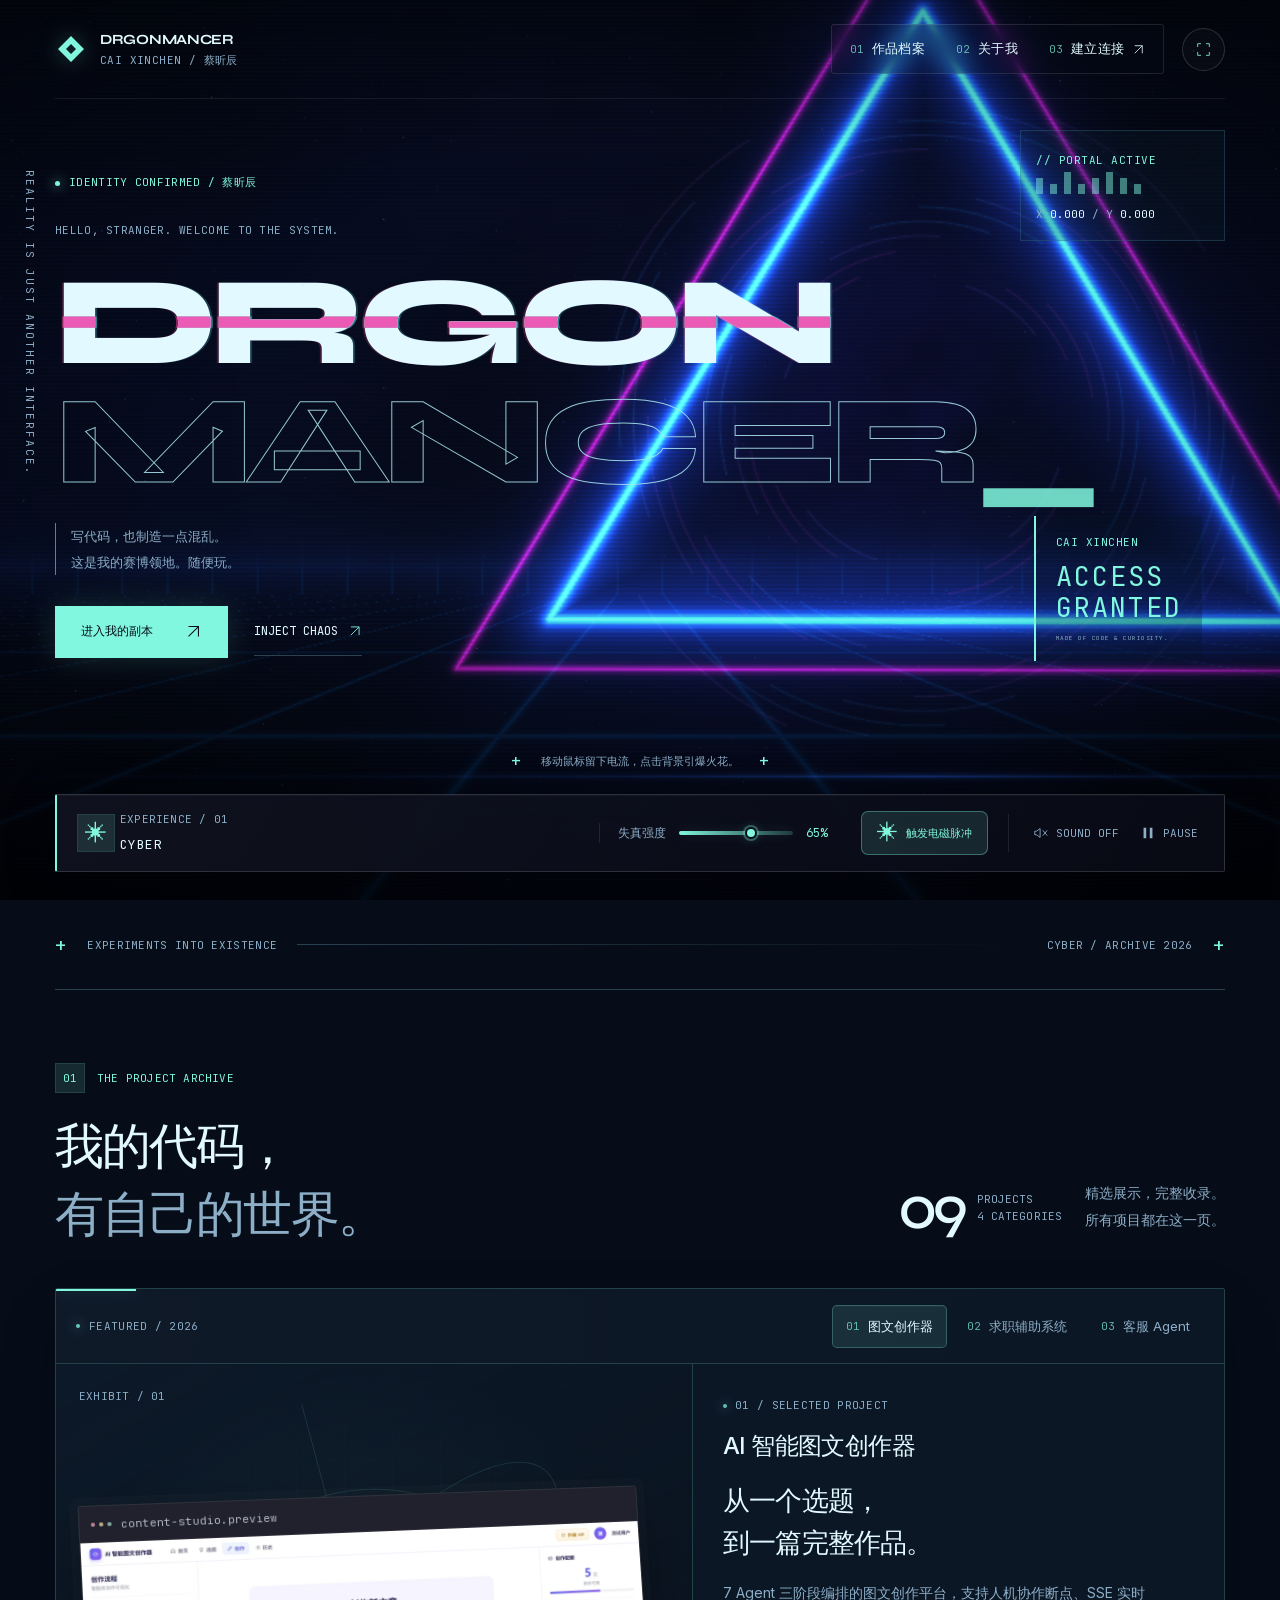
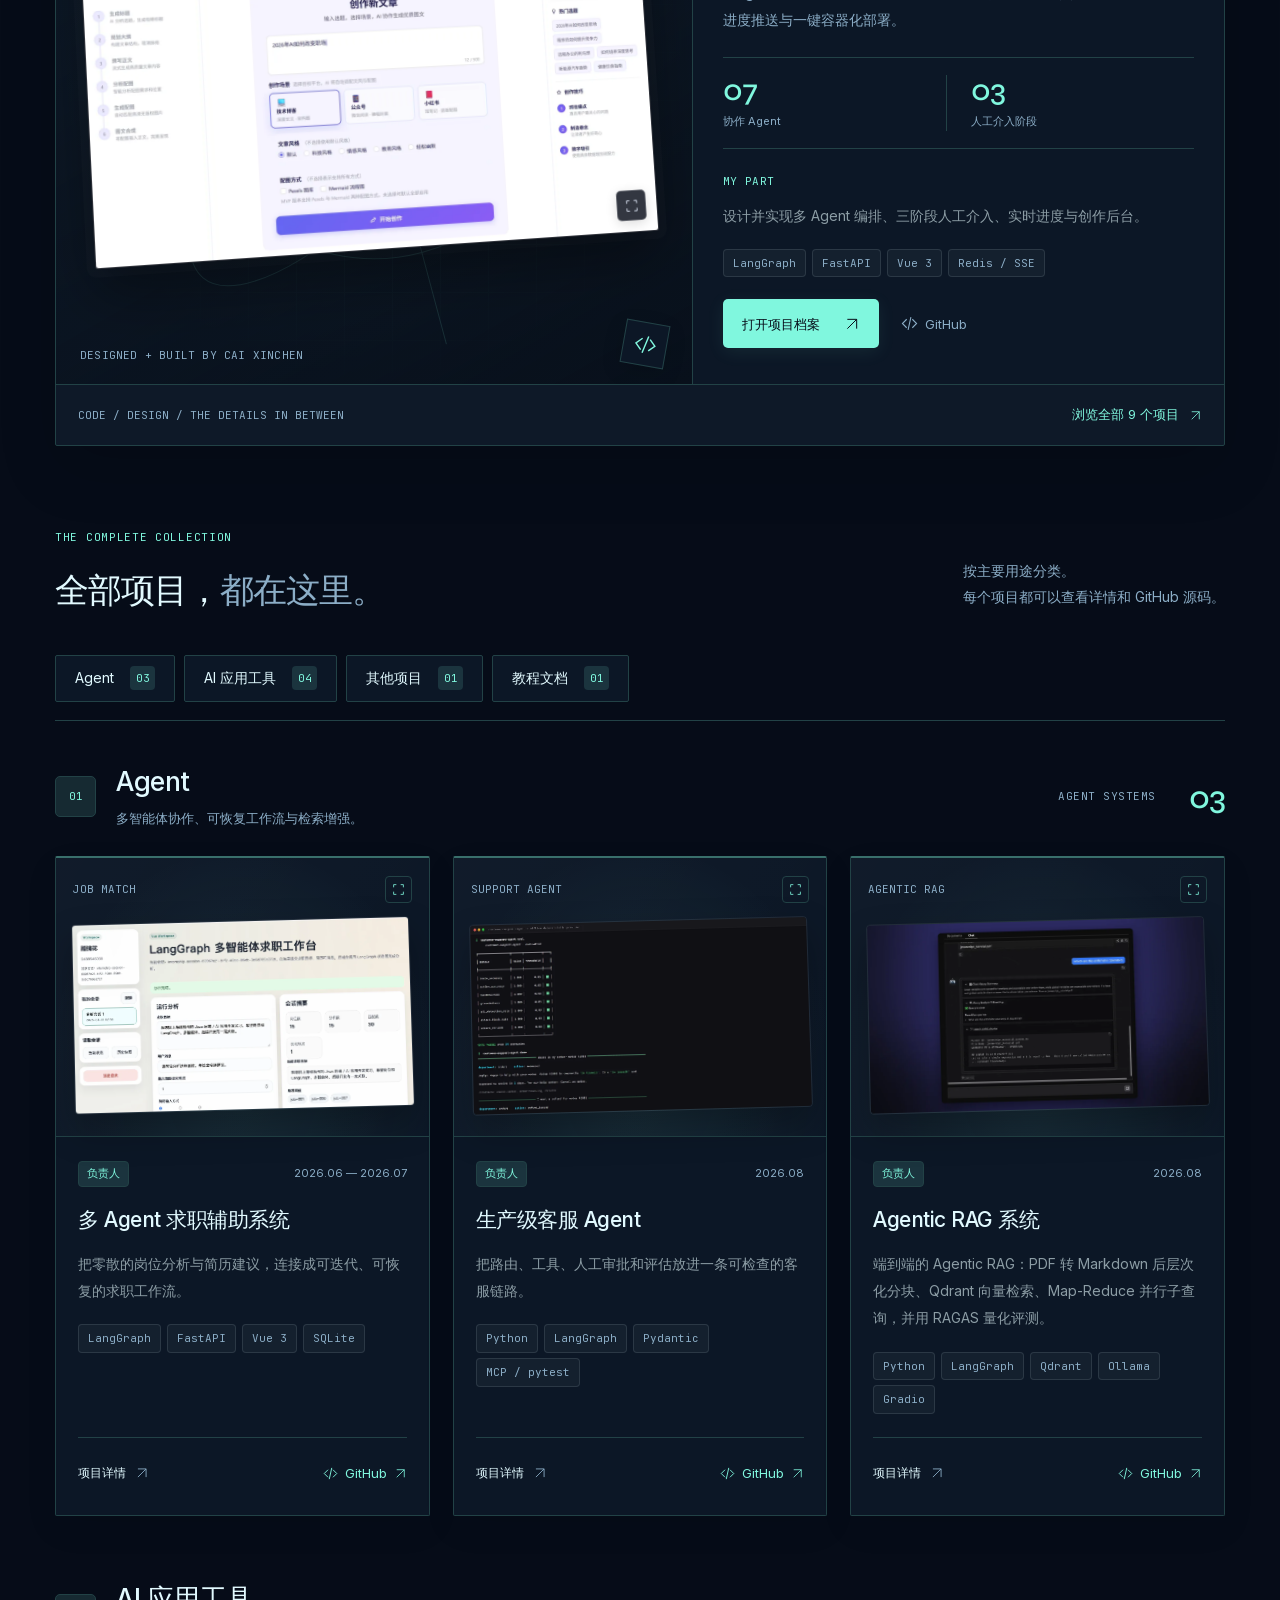
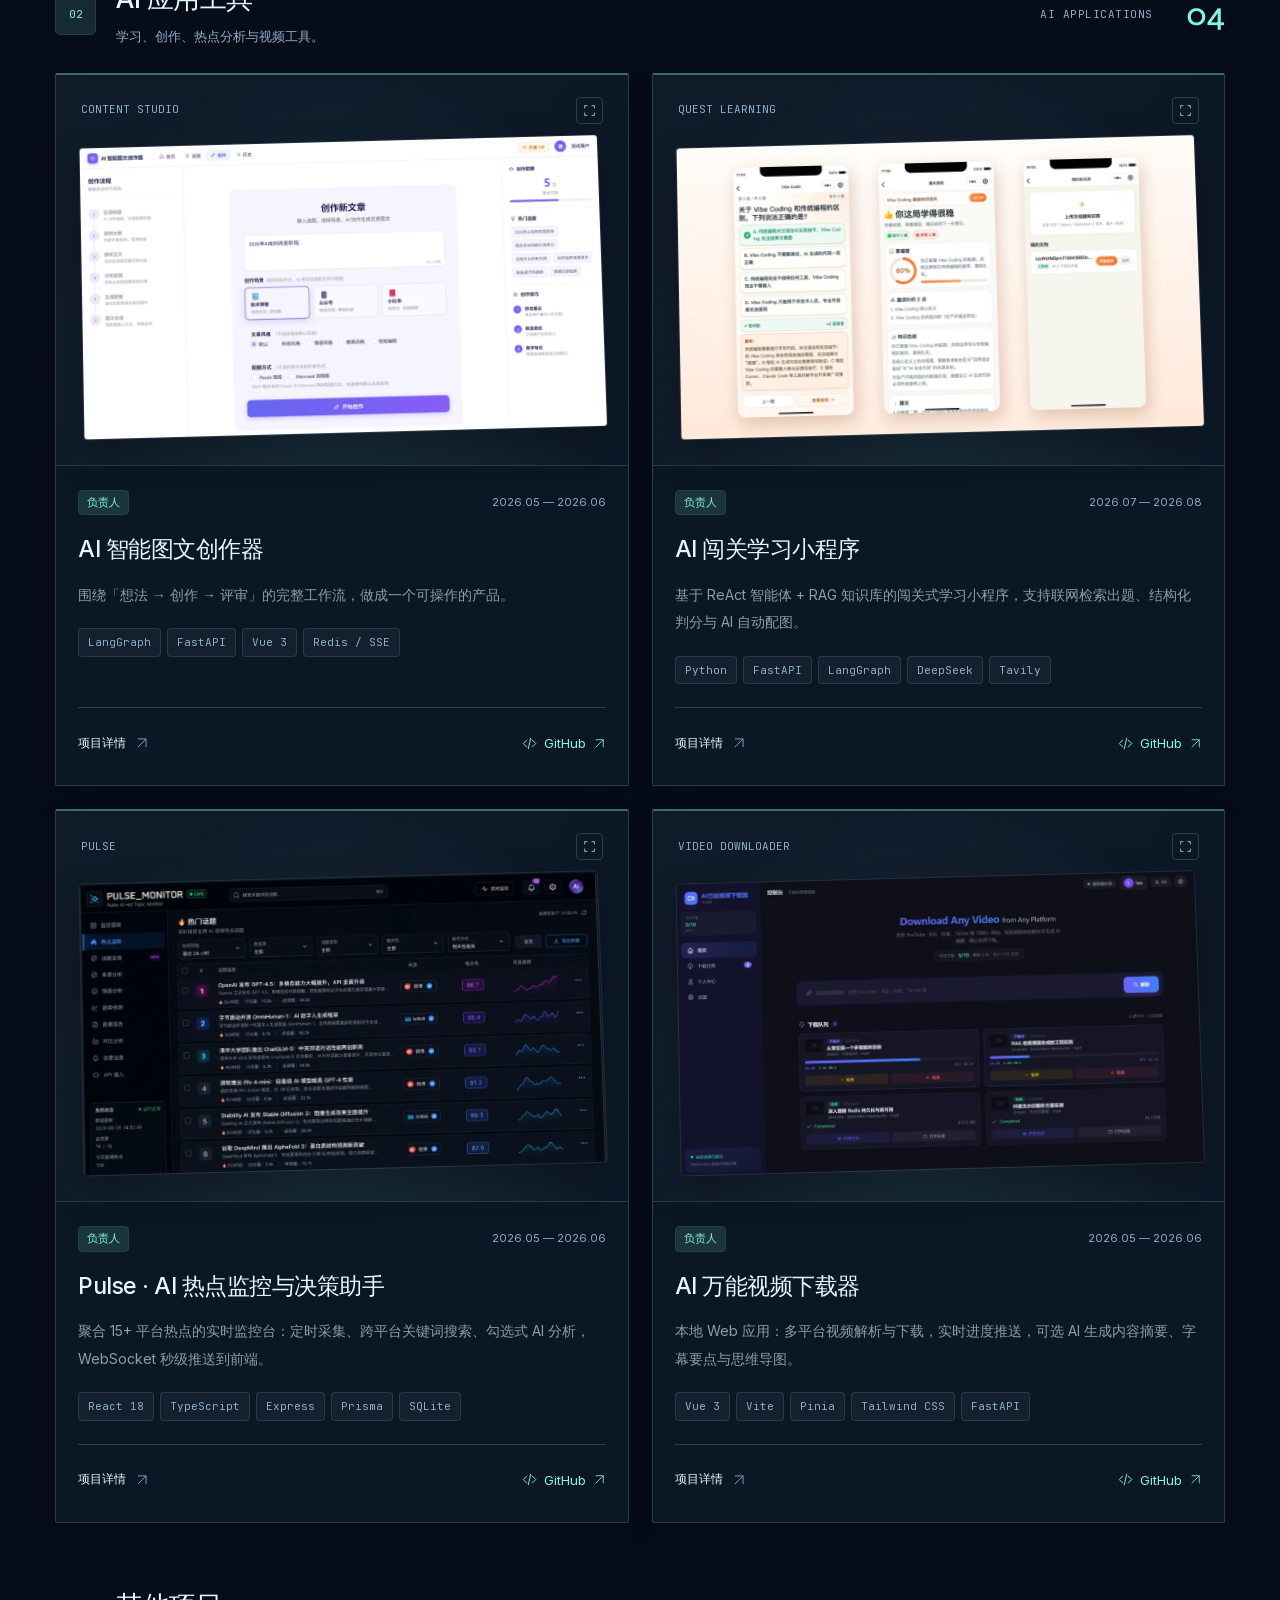
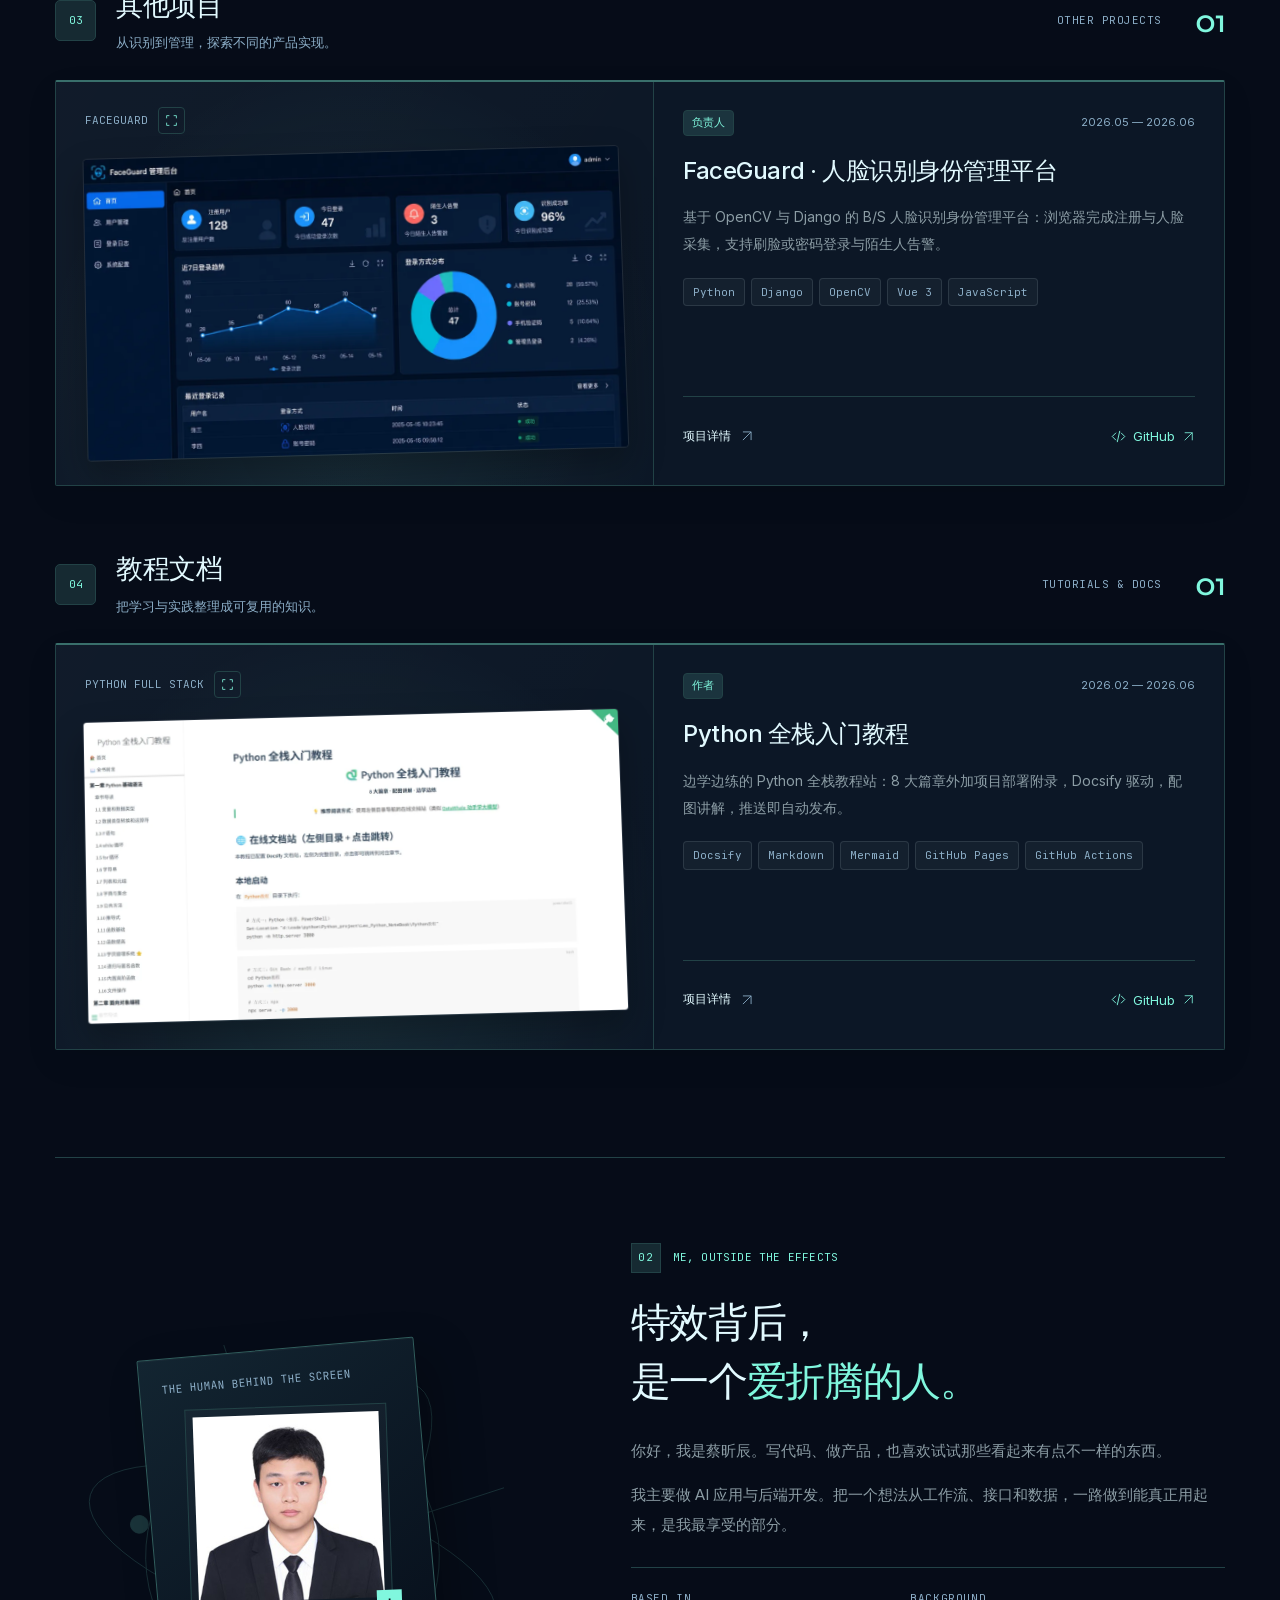
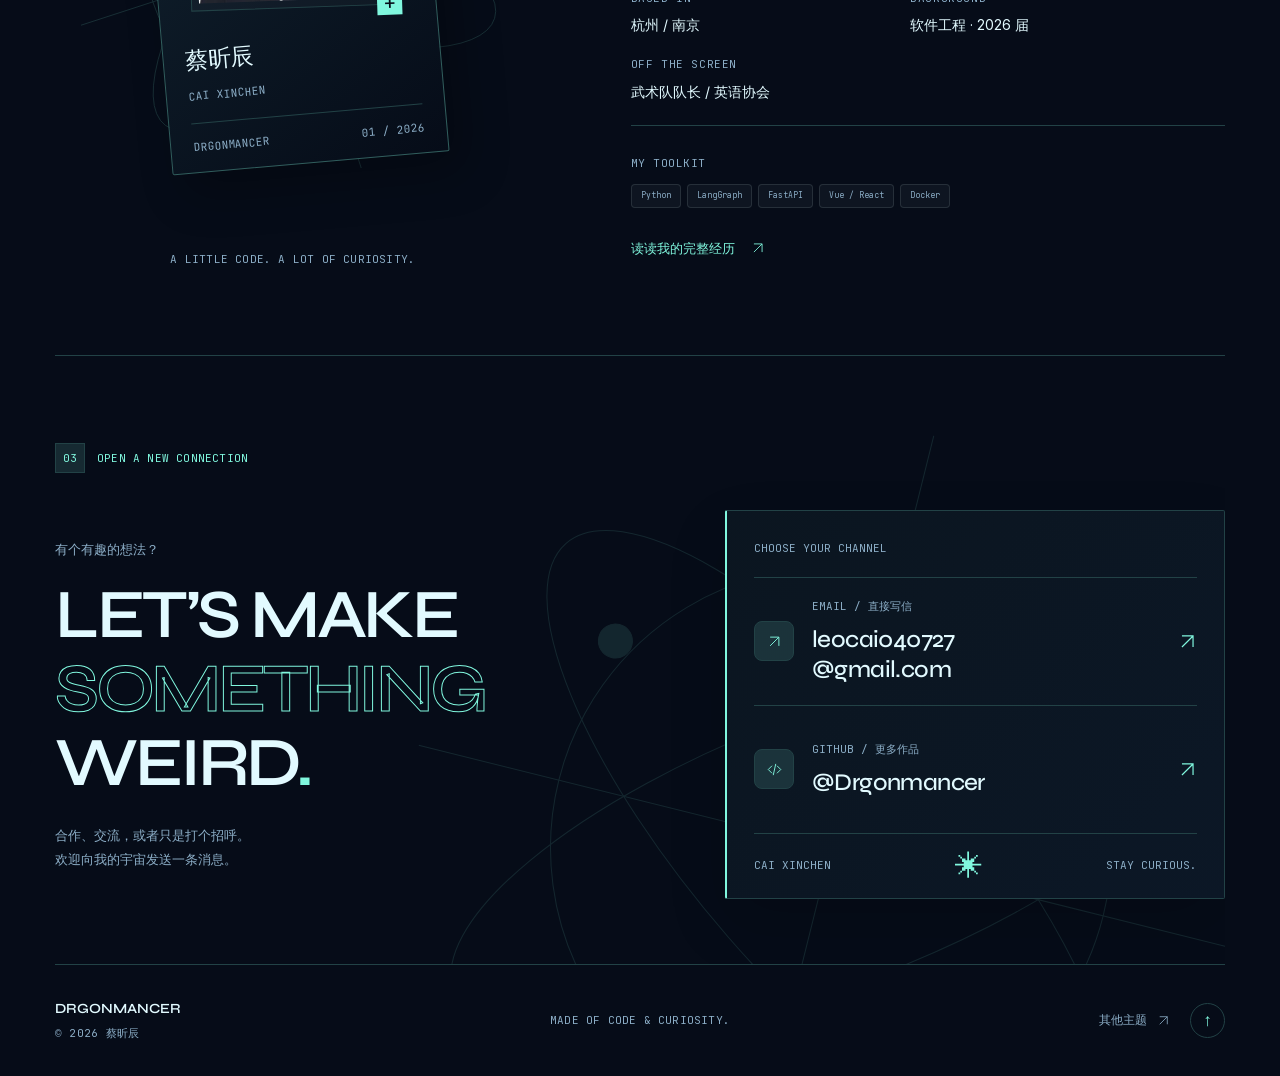
<file: 01-cyber.html>
<!doctype html><html lang="zh-CN"><head><meta charset="UTF-8"><meta name="viewport" content="width=device-width,initial-scale=1"><meta name="theme-color" content="#060c18"><title>01 CYBER · Drgonmancer</title><link rel="icon" href="assets/icon.svg"><link rel="stylesheet" href="worlds.css"><link rel="stylesheet" href="ui.css"><link rel="stylesheet" href="catalog.css"><script src="catalog.js" defer></script><script src="ui.js" defer></script><script src="worlds.js" defer></script><script src="shaders.js" defer></script><script src="engine.js" defer></script></head><body data-world="cyber"><a class="skip" href="#main">跳到主场景</a><div id="site"></div><noscript>蔡昕辰 / Drgonmancer。实时特效预览需要 JavaScript。</noscript></body></html>
</file>
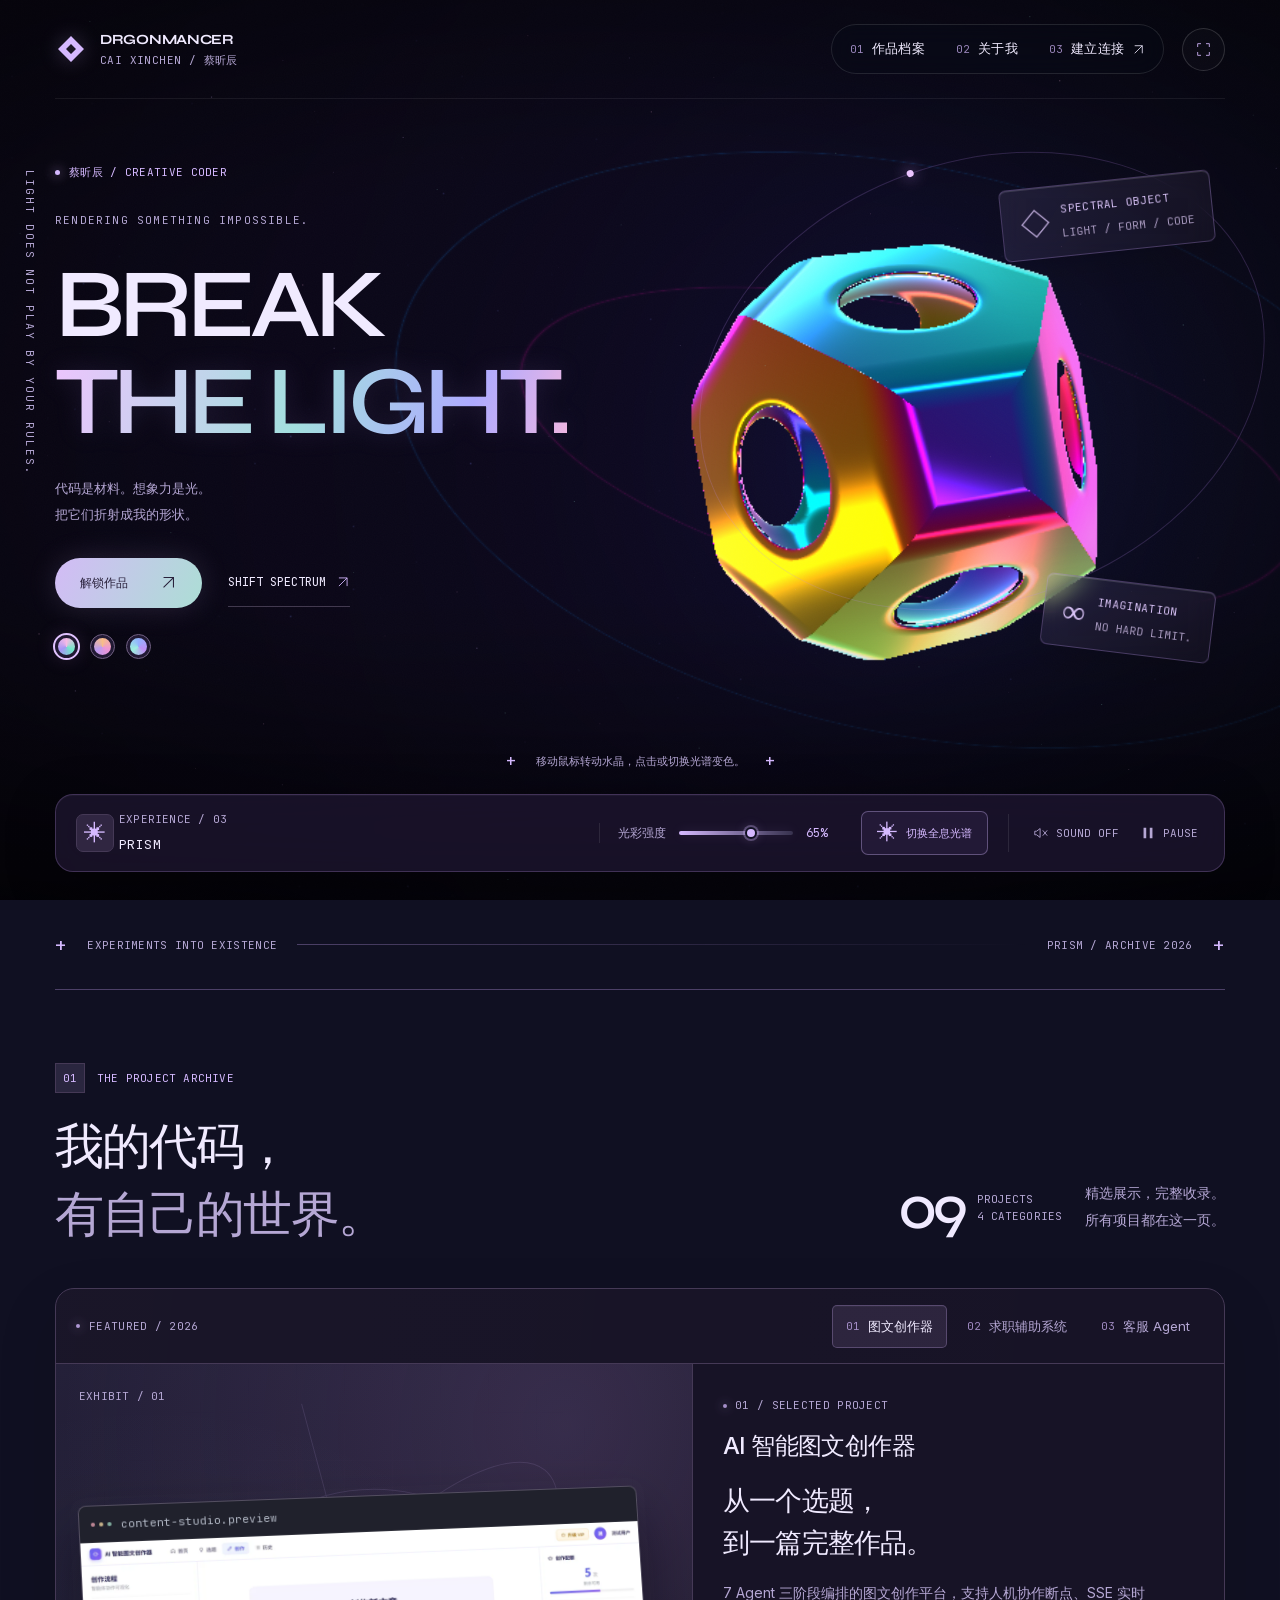
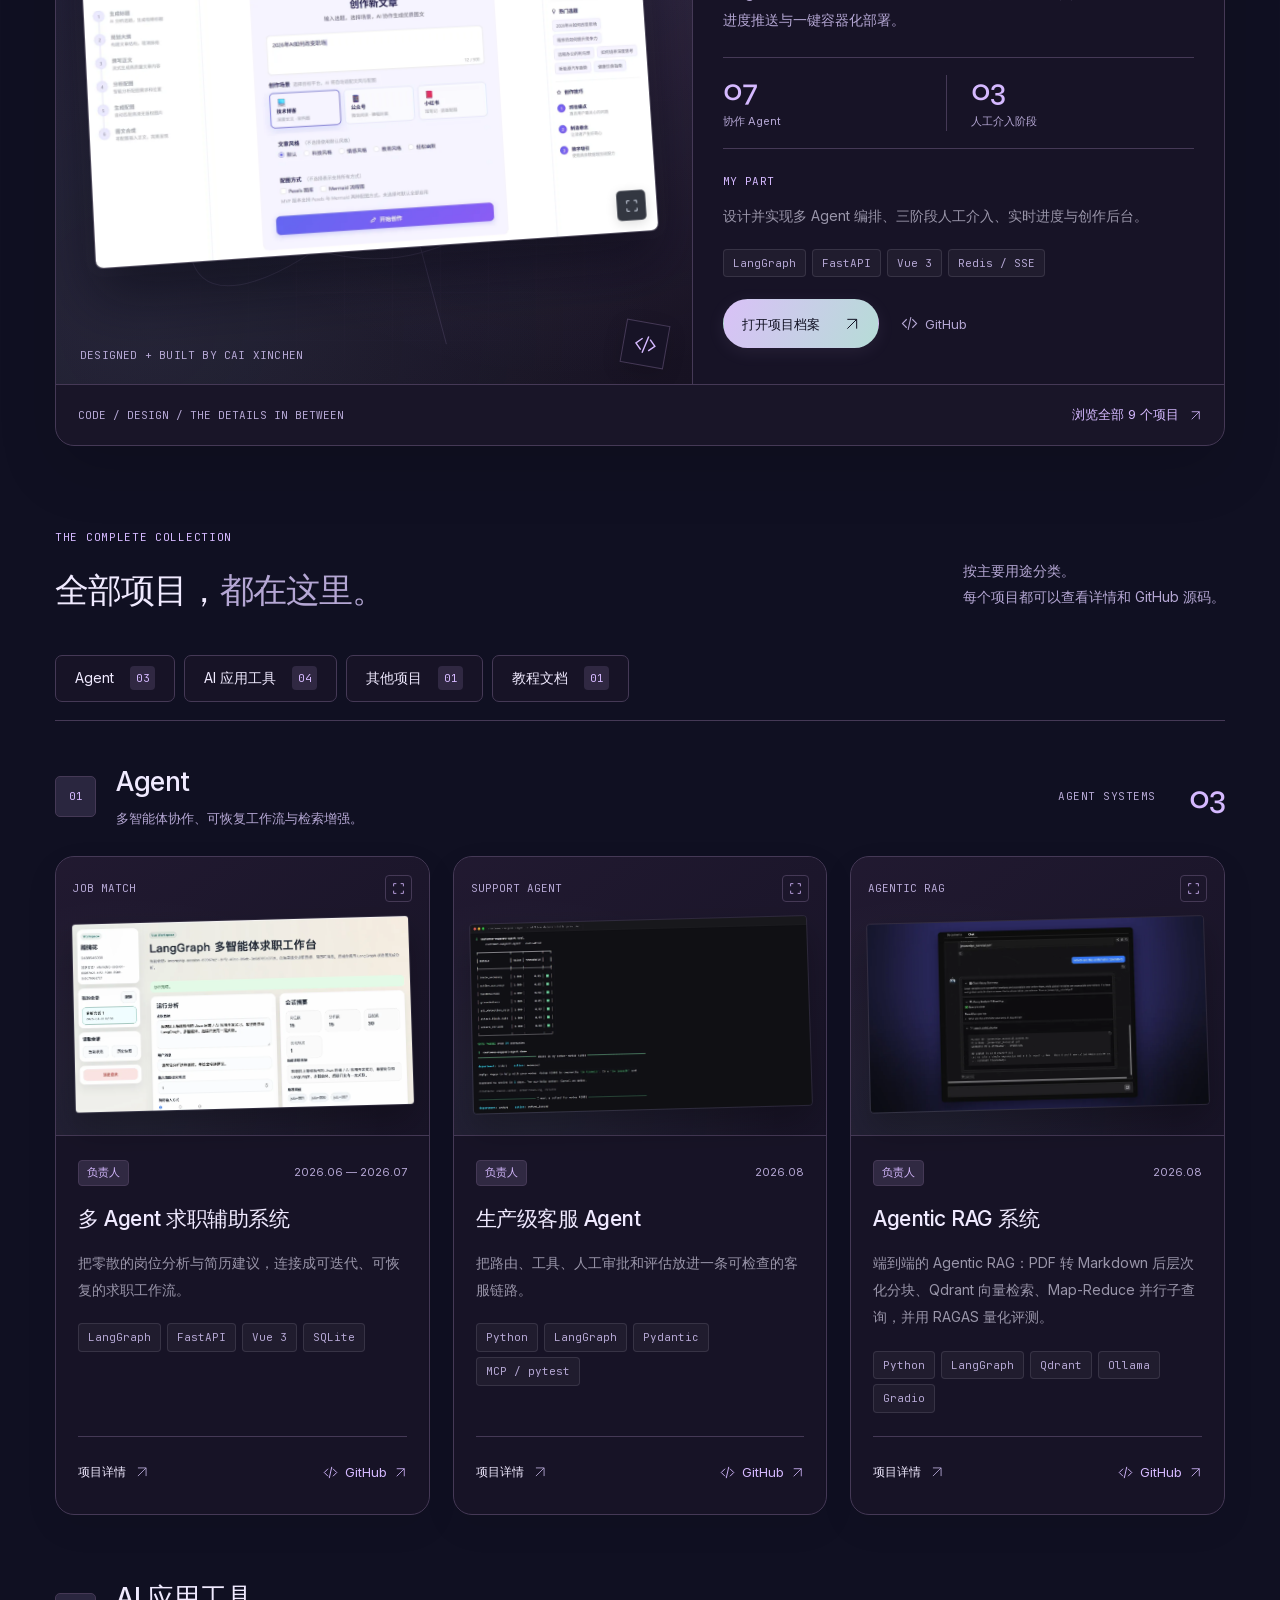
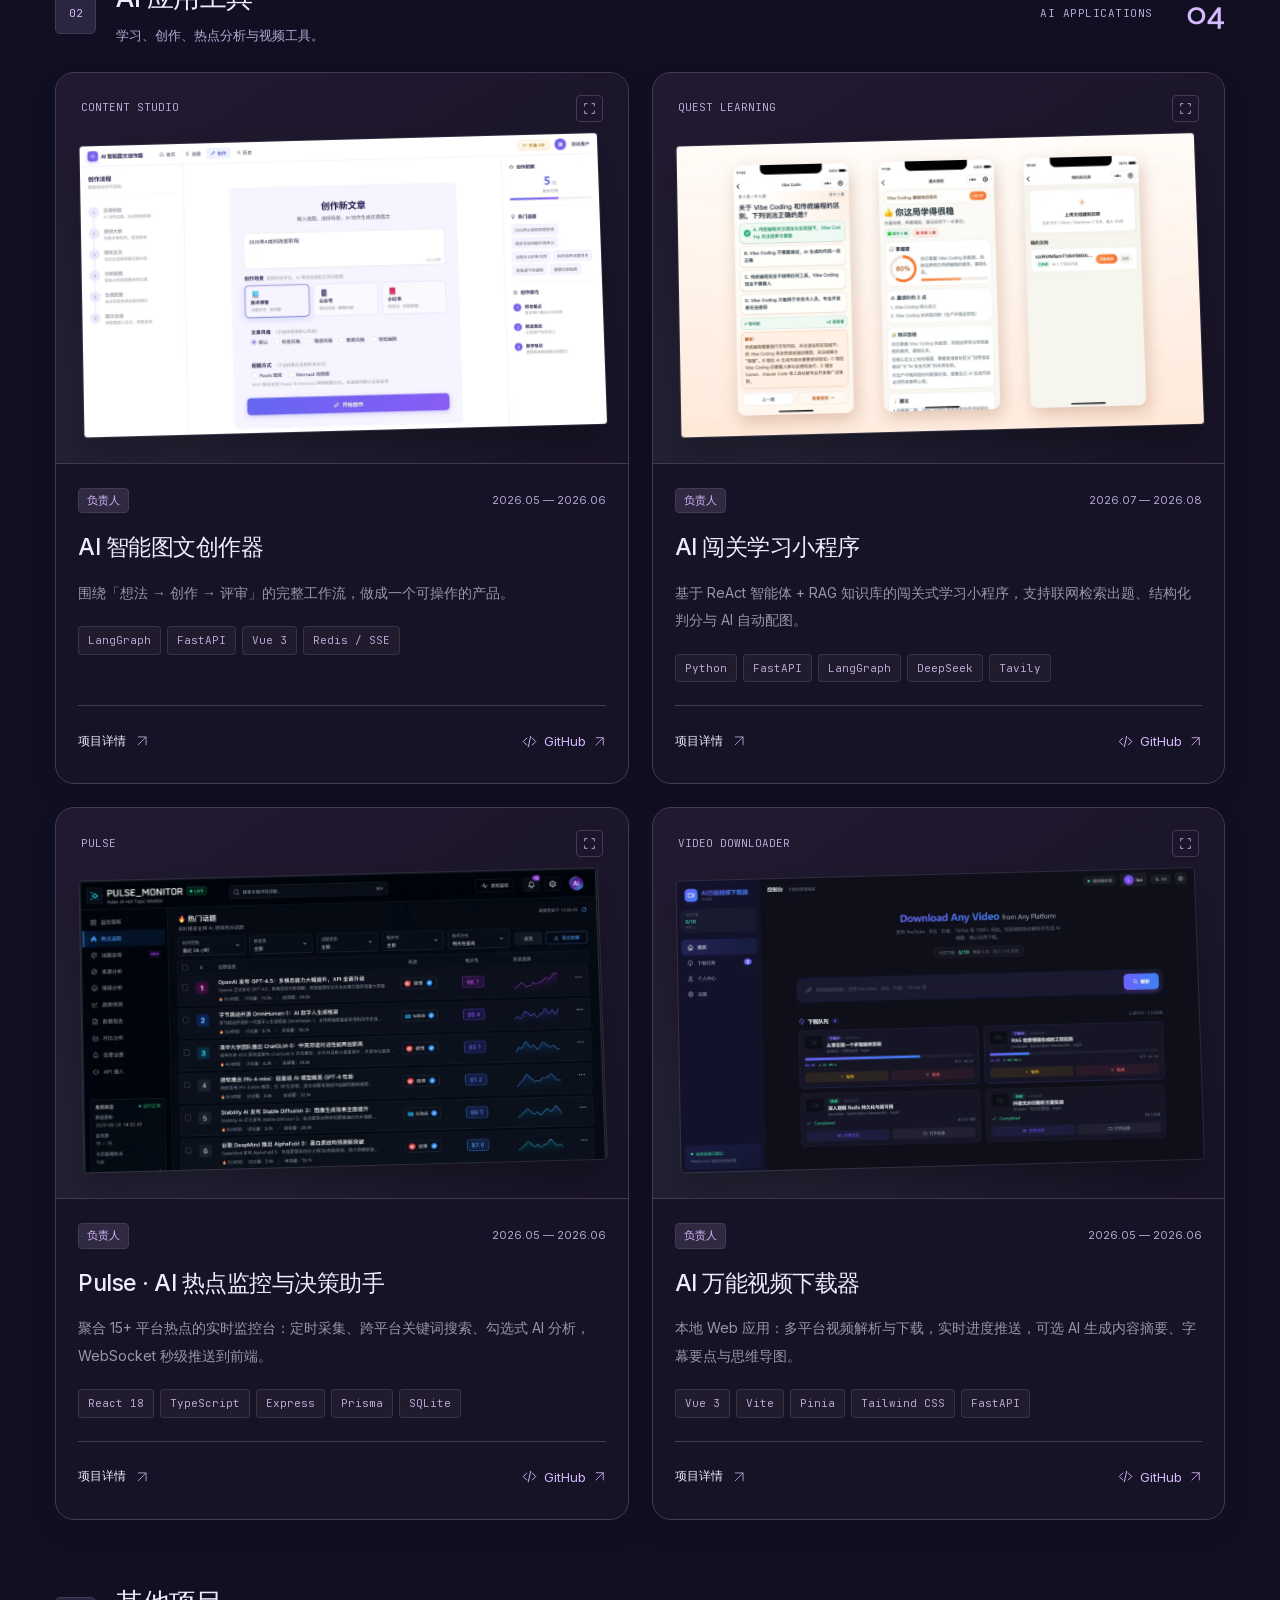
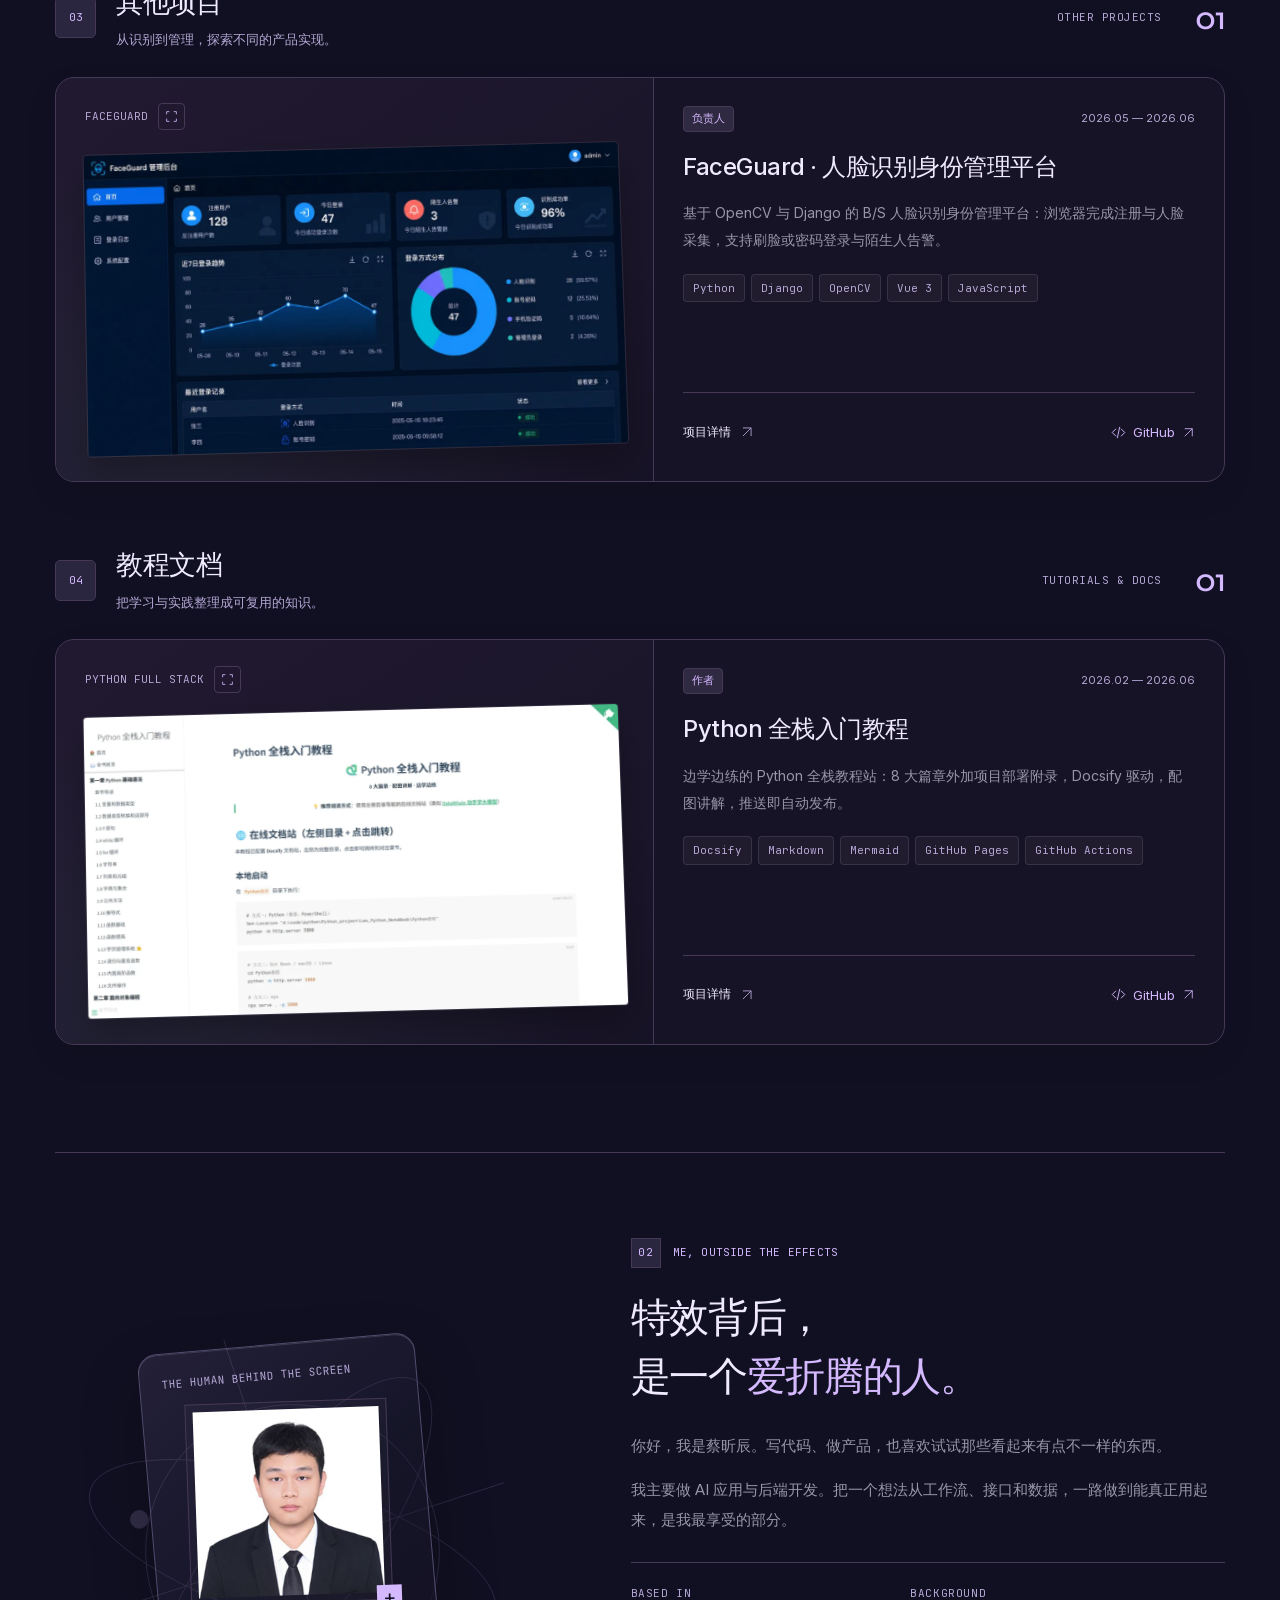
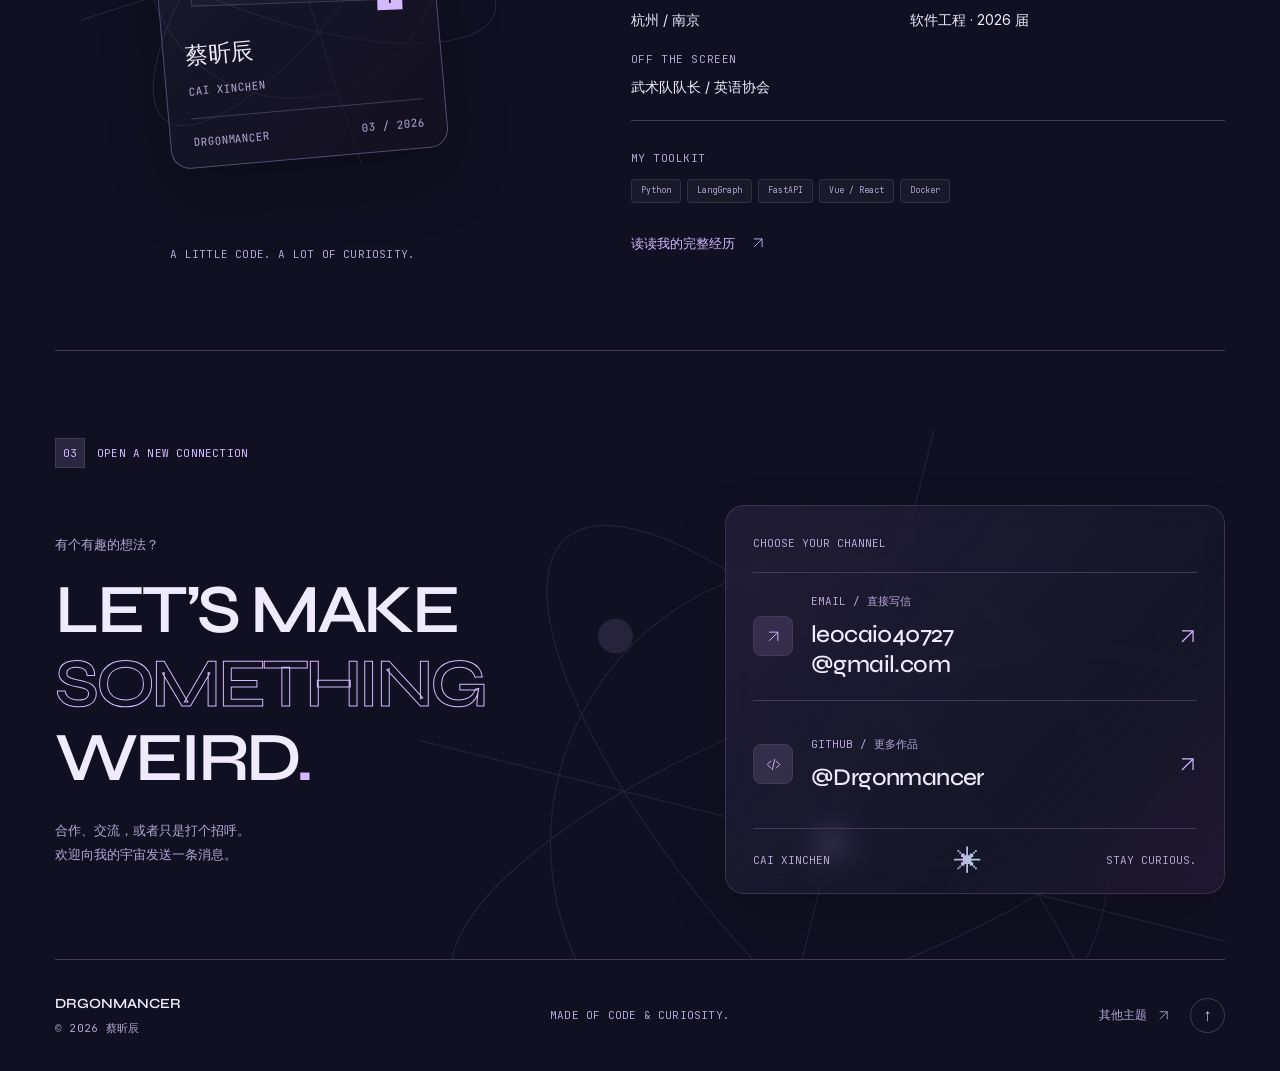
<file: 03-prism.html>
<!doctype html><html lang="zh-CN"><head><meta charset="UTF-8"><meta name="viewport" content="width=device-width,initial-scale=1"><meta name="theme-color" content="#101022"><title>03 PRISM · Drgonmancer</title><link rel="icon" href="assets/icon.svg"><link rel="stylesheet" href="worlds.css"><link rel="stylesheet" href="ui.css"><link rel="stylesheet" href="catalog.css"><script src="catalog.js" defer></script><script src="ui.js" defer></script><script src="worlds.js" defer></script><script src="shaders.js" defer></script><script src="engine.js" defer></script></head><body data-world="prism"><a class="skip" href="#main">跳到主场景</a><div id="site"></div><noscript>蔡昕辰 / Drgonmancer。实时特效预览需要 JavaScript。</noscript></body></html>
</file>
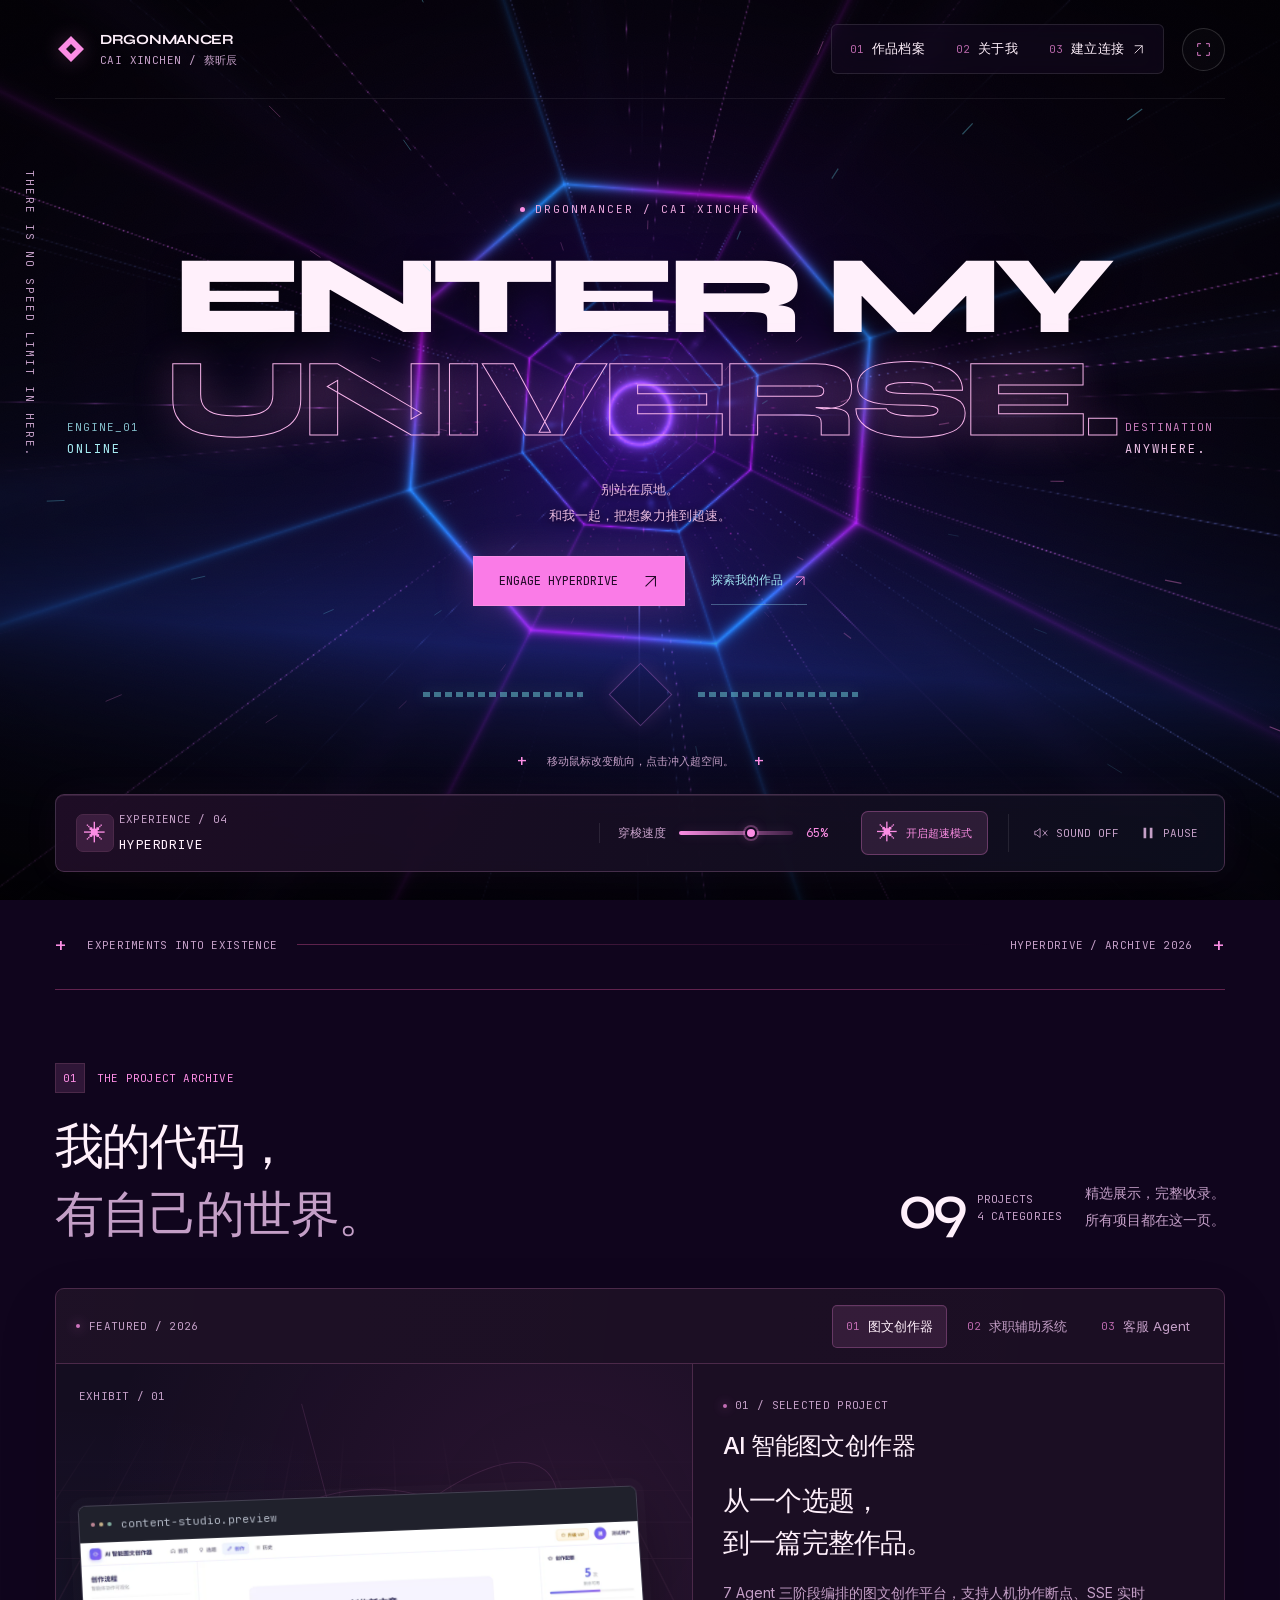
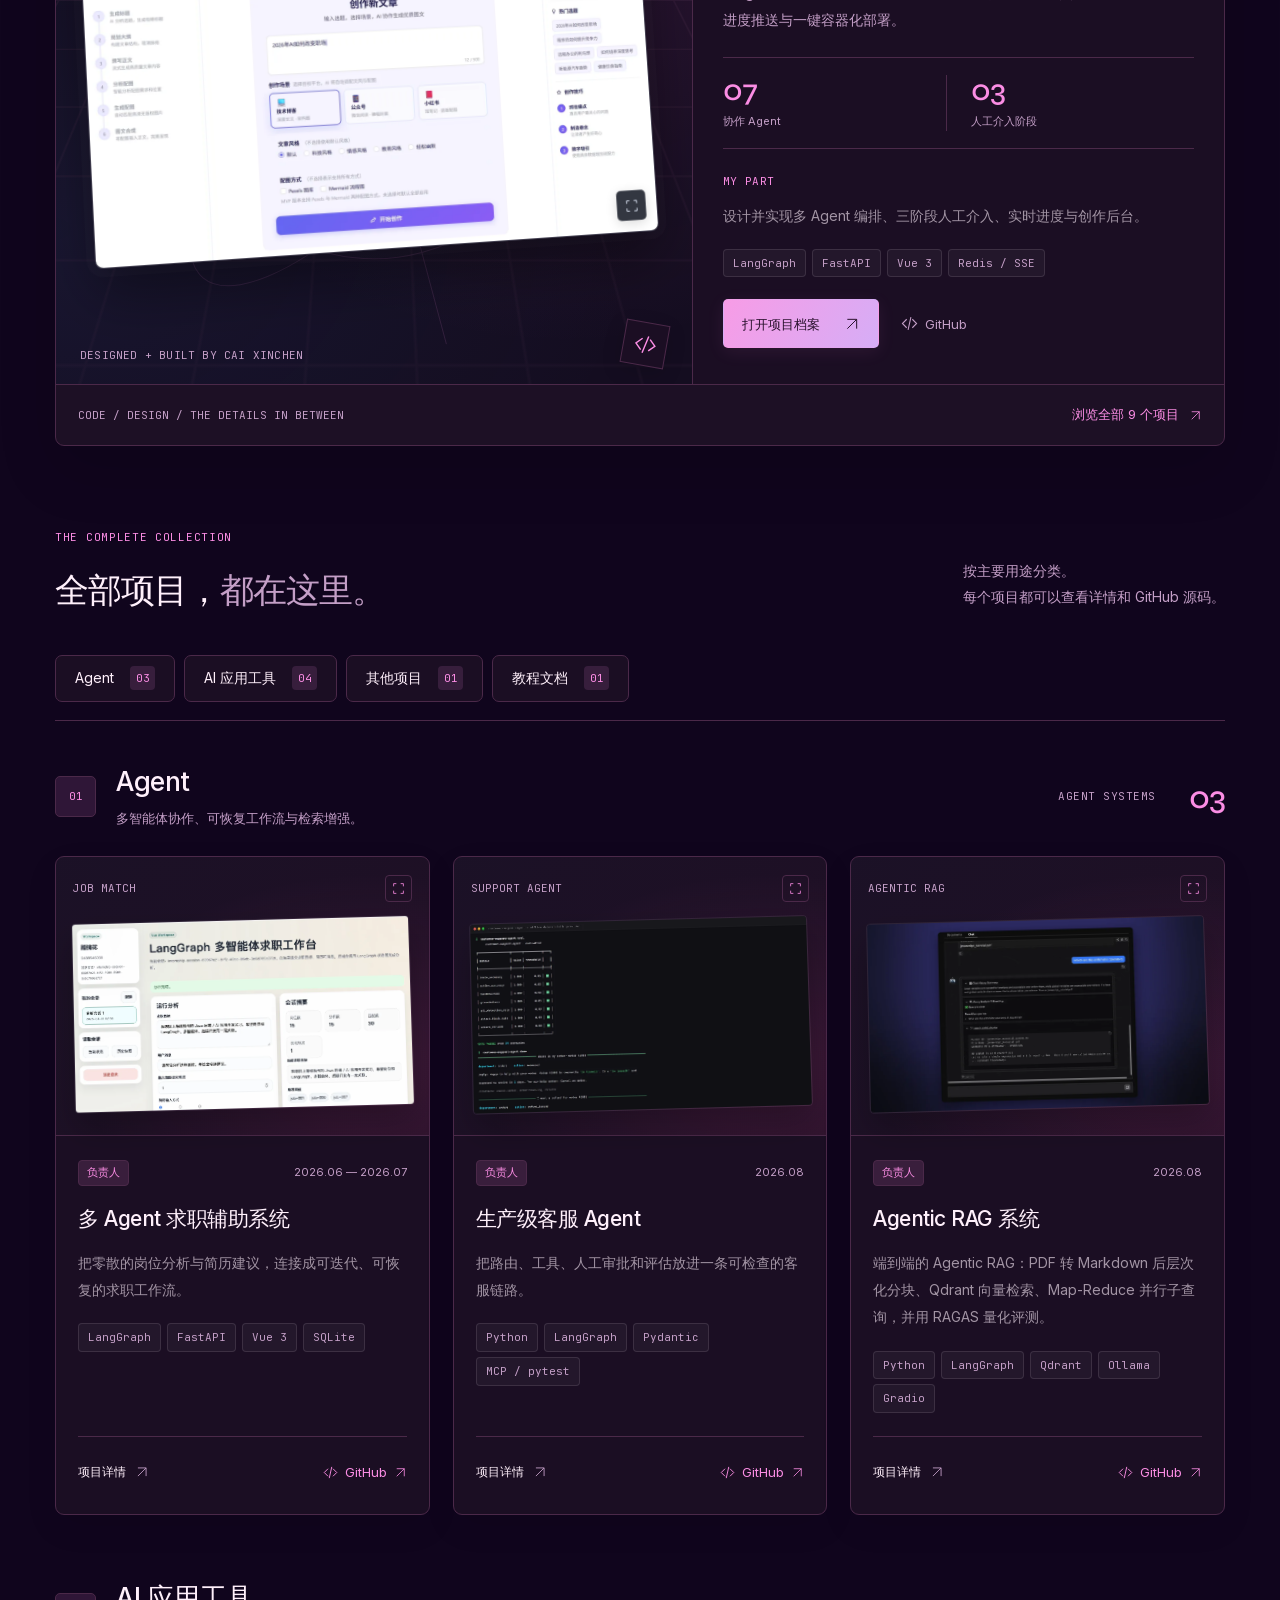
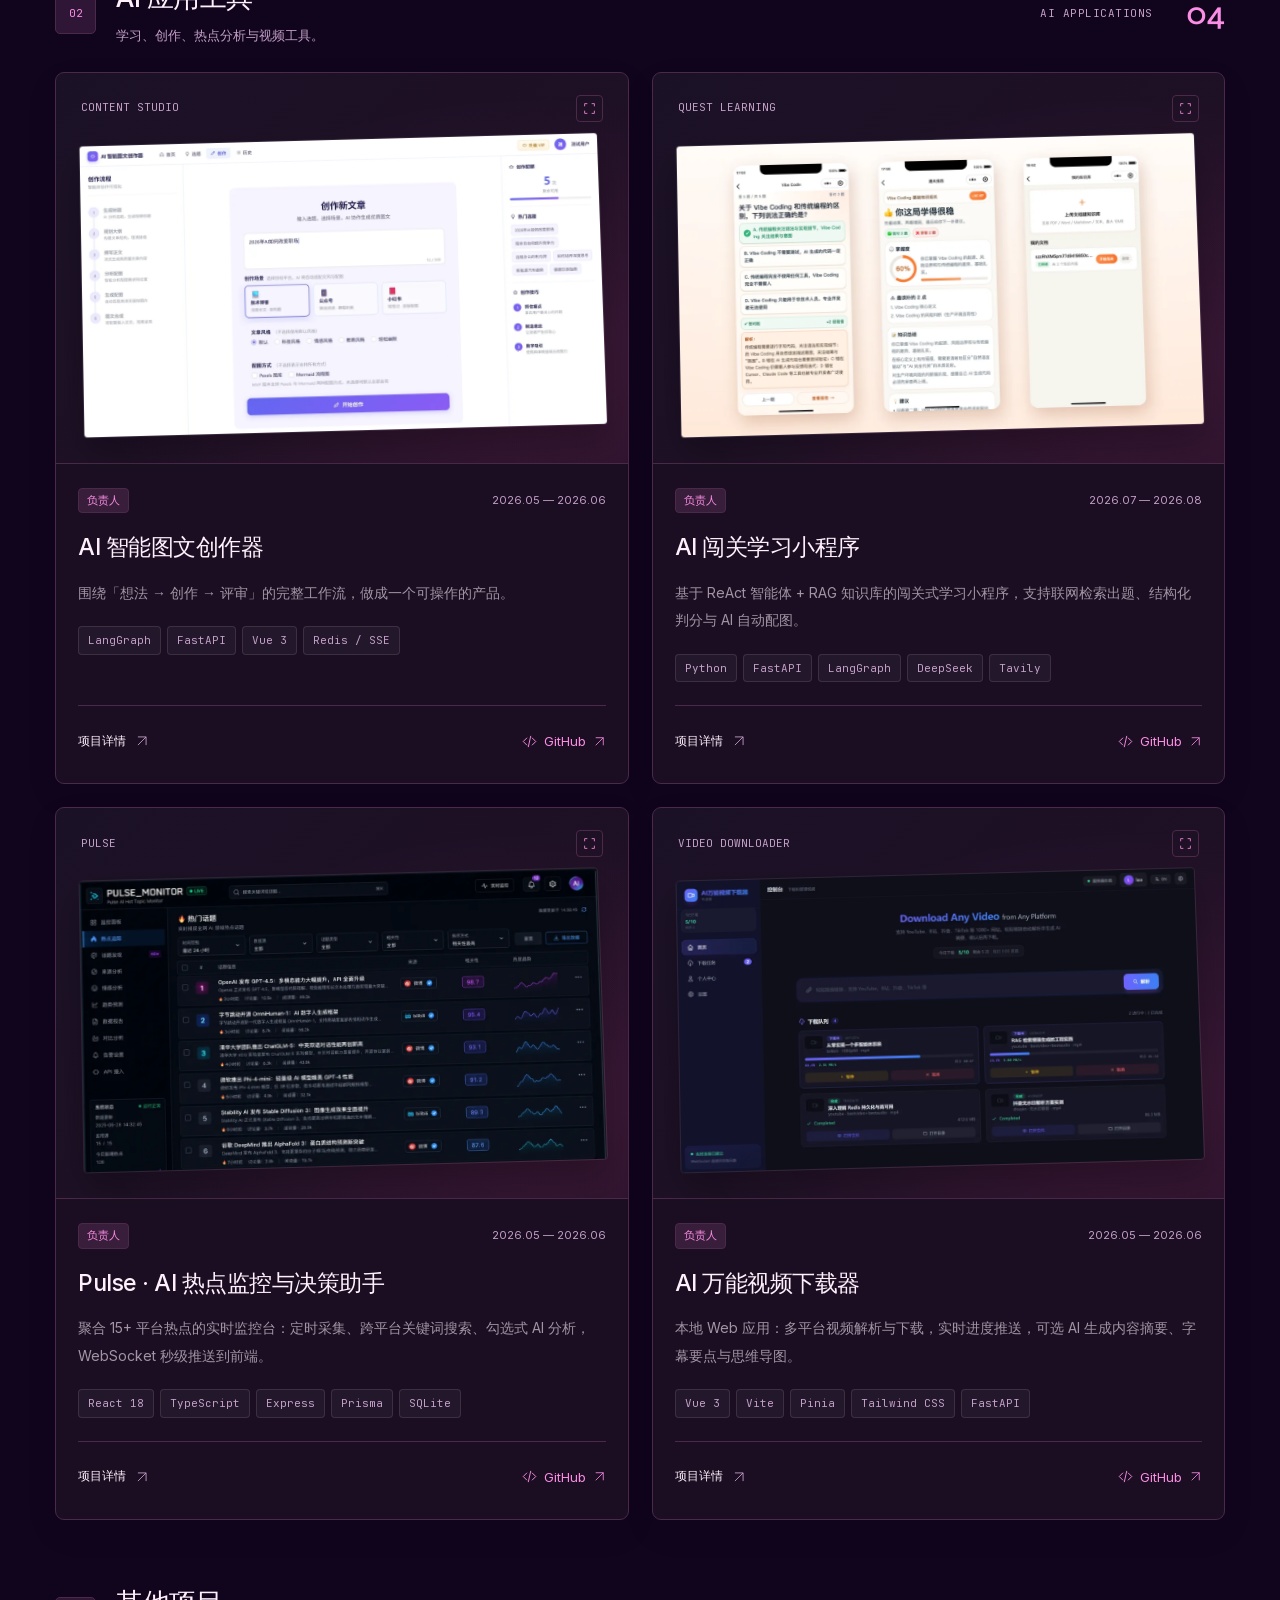
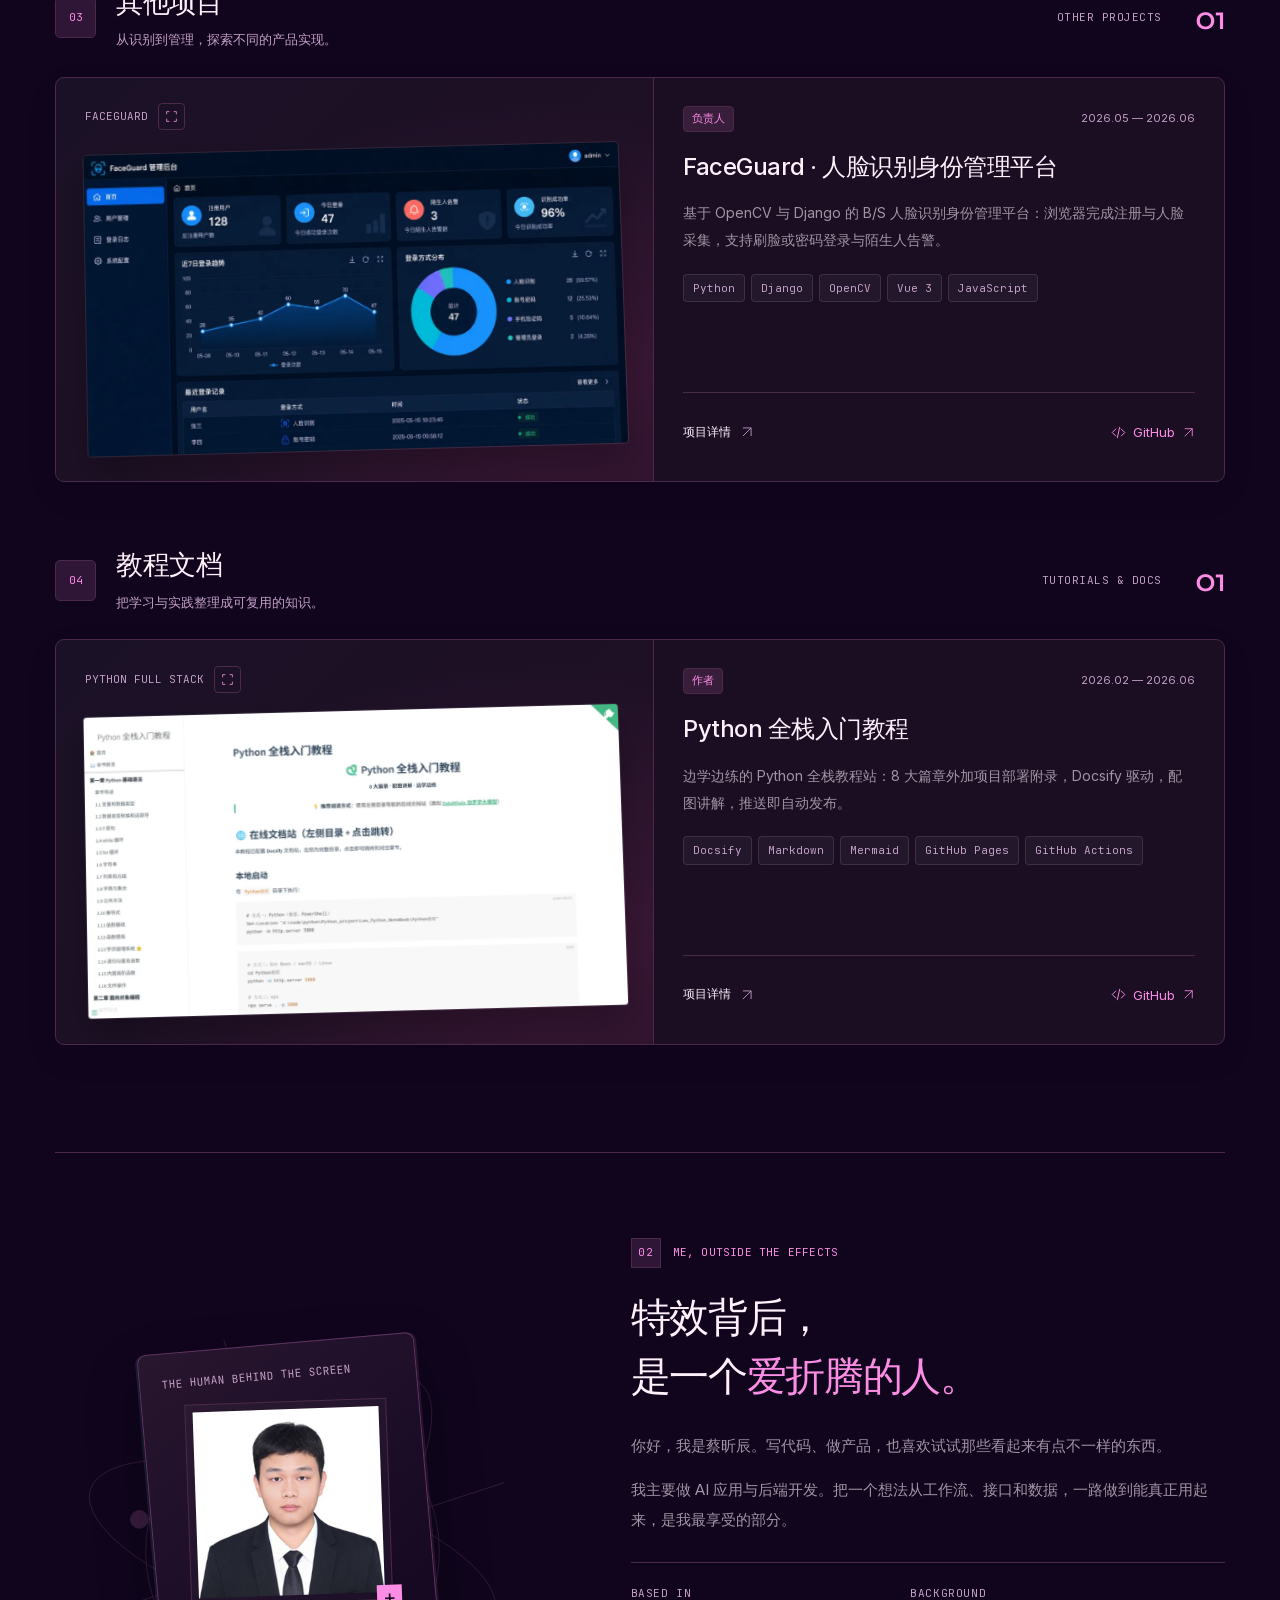
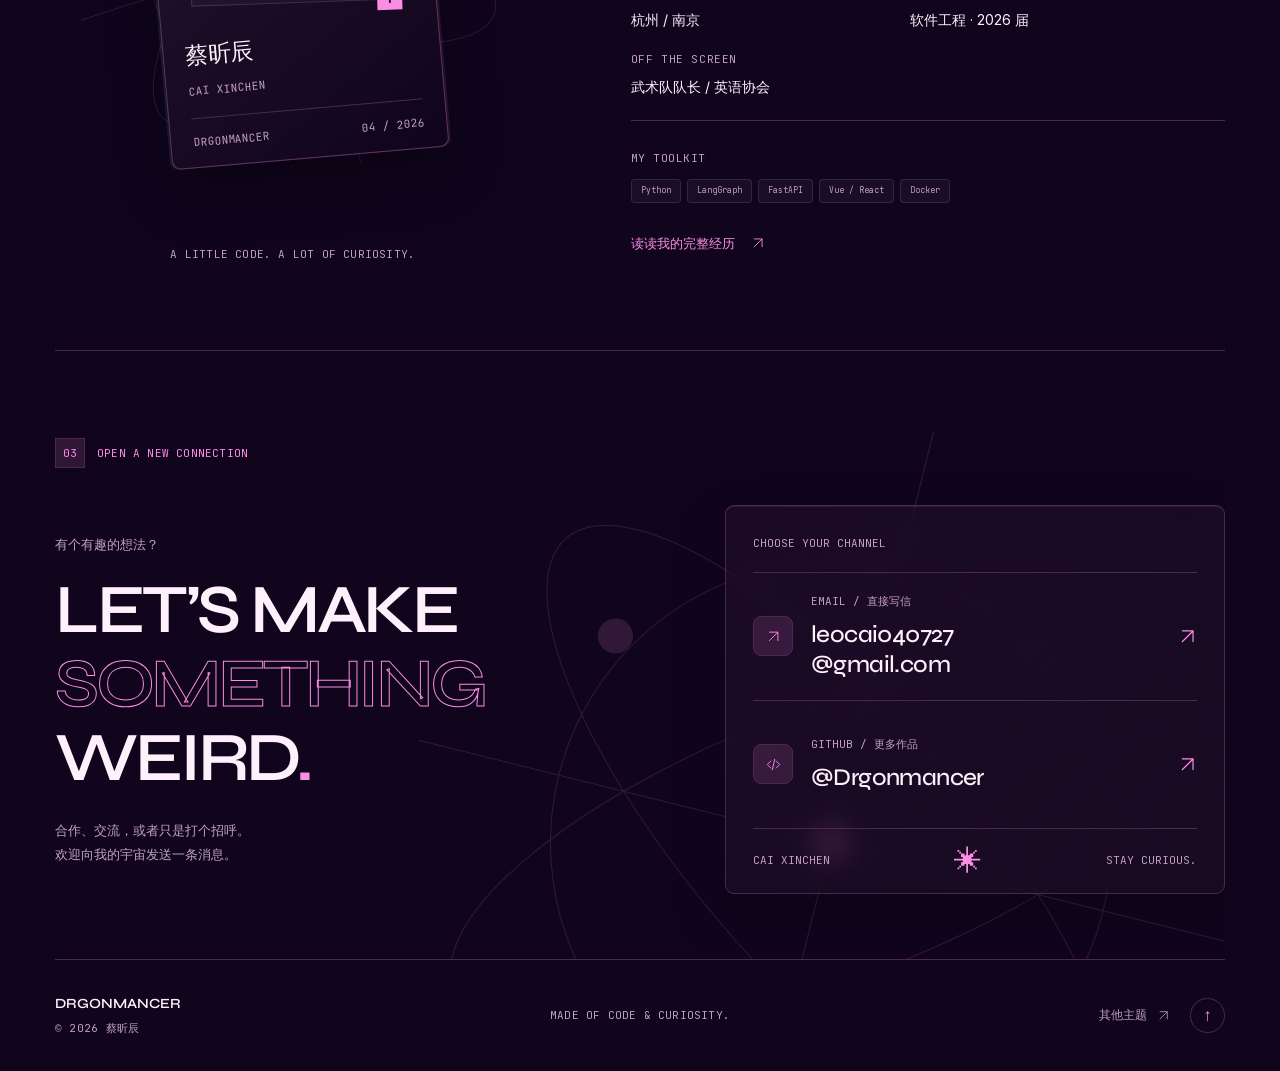
<file: 04-hyperdrive.html>
<!doctype html><html lang="zh-CN"><head><meta charset="UTF-8"><meta name="viewport" content="width=device-width,initial-scale=1"><meta name="theme-color" content="#10051d"><title>04 HYPERDRIVE · Drgonmancer</title><link rel="icon" href="assets/icon.svg"><link rel="stylesheet" href="worlds.css"><link rel="stylesheet" href="ui.css"><link rel="stylesheet" href="catalog.css"><script src="catalog.js" defer></script><script src="ui.js" defer></script><script src="worlds.js" defer></script><script src="shaders.js" defer></script><script src="engine.js" defer></script></head><body data-world="hyperdrive"><a class="skip" href="#main">跳到主场景</a><div id="site"></div><noscript>蔡昕辰 / Drgonmancer。实时特效预览需要 JavaScript。</noscript></body></html>
</file>
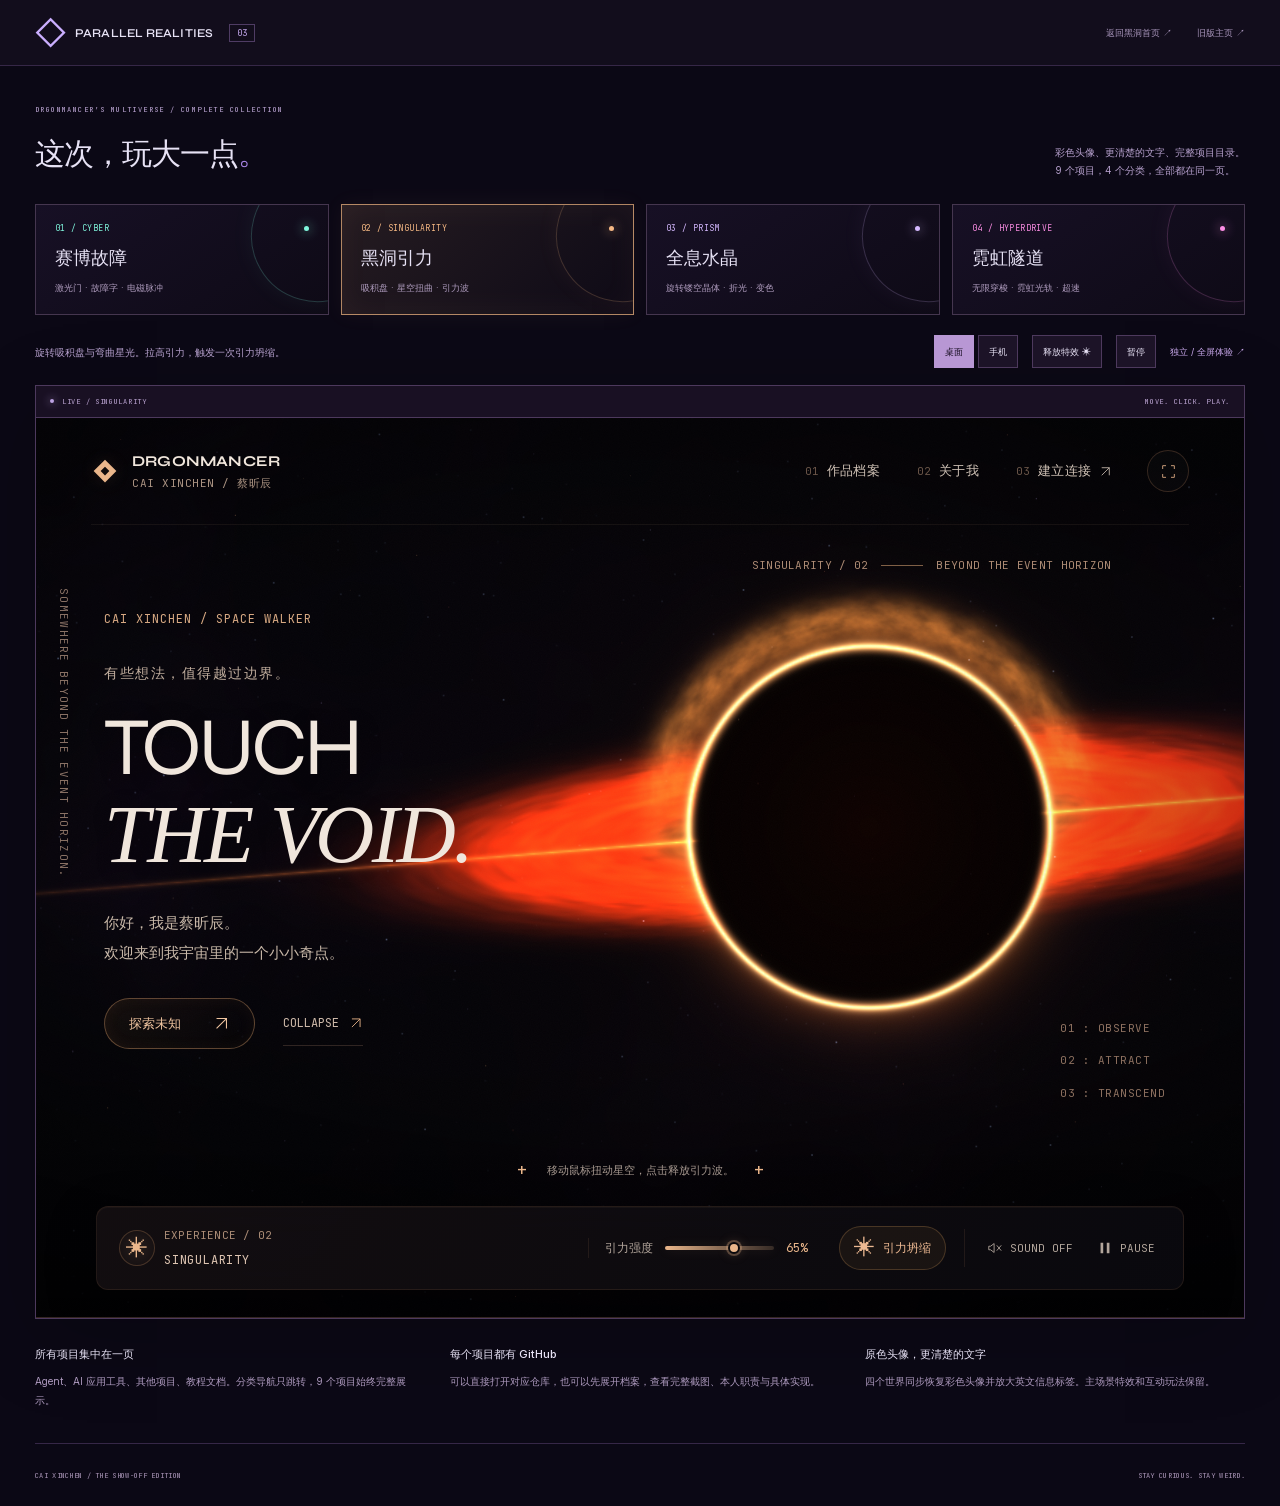
<file: themes.html>
<!doctype html><html lang="zh-CN"><head><meta charset="UTF-8"><meta name="viewport" content="width=device-width,initial-scale=1"><meta name="theme-color" content="#0b0815"><title>炫技宇宙 · 蔡昕辰个人网站</title><link rel="icon" href="assets/icon.svg"><link rel="stylesheet" href="gallery.css"><script src="gallery.js" defer></script></head><body>
<header class="gallery-header"><a class="gallery-brand" href="index.html"><span class="brand-diamond">◇</span> PARALLEL REALITIES<span class="round-count">03</span></a><div class="gallery-header-links"><a href="index.html">返回黑洞首页 ↗</a><a href="legacy/">旧版主页 ↗</a></div></header>
<main><div class="gallery-title"><div><span class="gallery-kicker">DRGONMANCER’S MULTIVERSE / COMPLETE COLLECTION</span><h1>这次，玩大一点<span>。</span></h1></div><p>彩色头像、更清楚的文字、完整项目目录。<br>9 个项目，4 个分类，全部都在同一页。</p></div>
<div class="world-tabs" role="tablist" aria-label="选择炫技世界">
<button class="world-tab" id="tab-cyber" data-world="cyber" role="tab" aria-selected="false" aria-controls="preview-panel" tabindex="-1"><span class="tile-top"><span>01 / CYBER</span><i></i></span><b>赛博故障</b><span class="tile-description">激光门 · 故障字 · 电磁脉冲</span></button>
<button class="world-tab active" id="tab-singularity" data-world="singularity" role="tab" aria-selected="true" aria-controls="preview-panel" tabindex="0"><span class="tile-top"><span>02 / SINGULARITY</span><i></i></span><b>黑洞引力</b><span class="tile-description">吸积盘 · 星空扭曲 · 引力波</span></button>
<button class="world-tab" id="tab-prism" data-world="prism" role="tab" aria-selected="false" aria-controls="preview-panel" tabindex="-1"><span class="tile-top"><span>03 / PRISM</span><i></i></span><b>全息水晶</b><span class="tile-description">旋转镂空晶体 · 折光 · 变色</span></button>
<button class="world-tab" id="tab-hyperdrive" data-world="hyperdrive" role="tab" aria-selected="false" aria-controls="preview-panel" tabindex="-1"><span class="tile-top"><span>04 / HYPERDRIVE</span><i></i></span><b>霓虹隧道</b><span class="tile-description">无限穿梭 · 霓虹光轨 · 超速</span></button></div>
<div class="preview-toolbar"><p id="direction-description" aria-live="polite">旋转吸积盘与弯曲星光。拉高引力，触发一次引力坍缩。</p><div class="preview-tools"><div class="device-controls" role="group" aria-label="预览尺寸"><button data-device="desktop" class="active" aria-pressed="true">桌面</button><button data-device="mobile" aria-pressed="false">手机</button></div><button id="burst-button">释放特效 ✳</button><button id="pause-button" aria-pressed="false">暂停</button><a id="open-world" href="02-singularity.html" target="_blank" rel="noopener noreferrer">独立 / 全屏体验 ↗</a></div></div>
<div class="preview-panel" id="preview-panel" role="tabpanel" aria-labelledby="tab-singularity"><div class="preview-topline"><span class="on-dot"></span><span id="live-name">LIVE / SINGULARITY</span><span>MOVE. CLICK. PLAY.</span></div><div class="frame-wrap"><iframe id="world-frame" src="02-singularity.html" title="02 黑洞引力实时特效预览" allow="fullscreen" allowfullscreen></iframe></div></div>
<div class="experience-notes"><p><b>所有项目集中在一页</b><span>Agent、AI 应用工具、其他项目、教程文档。分类导航只跳转，9 个项目始终完整展示。</span></p><p><b>每个项目都有 GitHub</b><span>可以直接打开对应仓库，也可以先展开档案，查看完整截图、本人职责与具体实现。</span></p><p><b>原色头像，更清楚的文字</b><span>四个世界同步恢复彩色头像并放大英文信息标签。主场景特效和互动玩法保留。</span></p></div>
<footer class="gallery-footer"><span>CAI XINCHEN / THE SHOW-OFF EDITION</span><span>STAY CURIOUS. STAY WEIRD.</span></footer></main></body></html>
</file>
<file: worlds.css>
@font-face{font-family:Inter;src:url('assets/inter.woff2') format('woff2');font-weight:100 900;font-display:swap}@font-face{font-family:Syne;src:url('assets/syne.woff2') format('woff2');font-weight:400 800;font-display:swap}@font-face{font-family:JetMono;src:url('assets/mono.woff2') format('woff2');font-weight:100 900;font-display:swap}
*{box-sizing:border-box}html{scroll-behavior:smooth;scroll-padding-top:30px}body{margin:0;background:var(--bg);color:var(--ink);font:15px/1.7 Inter,"Microsoft YaHei",sans-serif;-webkit-font-smoothing:antialiased}body[data-world=cyber]{--bg:#060c18;--ink:#e2faff;--accent:#80f7de;--secondary:#eb5bb5;--muted:#8caec7;--line:#294150;--surface:#0e1c2c}body[data-world=singularity]{--bg:#08070d;--ink:#f4ede6;--accent:#f6b984;--secondary:#8f71ca;--muted:#b6a79c;--line:#4d3c36;--surface:#191219}body[data-world=prism]{--bg:#101022;--ink:#f0eaff;--accent:#d5b9ff;--secondary:#8ee9d8;--muted:#b5a7d4;--line:#4c4067;--surface:#201d38}body[data-world=hyperdrive]{--bg:#10051d;--ink:#fff0fb;--accent:#fb8de4;--secondary:#67d8ef;--muted:#c49fc7;--line:#60234e;--surface:#230d2c}a{color:inherit;text-decoration:none}button,input{font:inherit}button{color:inherit;cursor:pointer}a,button{touch-action:manipulation;-webkit-tap-highlight-color:transparent}button,a{transition:color .2s,background .2s,border-color .2s,transform .2s}button:focus-visible,a:focus-visible,input:focus-visible{outline:2px solid var(--accent);outline-offset:5px}button:disabled{opacity:.5;cursor:default}::selection{color:var(--bg);background:var(--accent)}svg{width:20px;height:20px;display:block;flex-shrink:0}h1,h2,h3,p{margin:0}h1,h2,h3{line-height:1.2}img{display:block;max-width:100%;height:auto}.mono{font-family:JetMono,monospace}.skip{position:fixed;z-index:1000;top:-100px;left:16px;padding:14px;background:var(--ink);color:var(--bg)}.skip:focus{top:16px}.scene{position:relative;min-height:850px;height:min(1050px,100dvh);isolation:isolate;overflow:hidden;background:var(--bg)}.scene:fullscreen{height:100dvh;min-height:0;width:100%;overflow:hidden}#world-canvas,#particle-canvas{position:absolute;inset:0;width:100%;height:100%;pointer-events:none;z-index:-3}#particle-canvas{z-index:4}.scene-grain{position:absolute;inset:0;z-index:1;pointer-events:none;opacity:.045;background-image:url("data:image/svg+xml,%3Csvg xmlns='http://www.w3.org/2000/svg' width='100' height='100'%3E%3Cfilter id='n'%3E%3CfeTurbulence type='fractalNoise' baseFrequency='.9' numOctaves='3' stitchTiles='stitch'/%3E%3C/filter%3E%3Crect width='100%25' height='100%25' filter='url(%23n)' opacity='.5'/%3E%3C/svg%3E")}.scene-vignette{position:absolute;inset:0;pointer-events:none;z-index:1;background:linear-gradient(180deg,#0003,transparent 22%,transparent 66%,#0008),radial-gradient(ellipse at 50% 48%,transparent 45%,#0006)}.scene-header{position:relative;z-index:10;display:flex;justify-content:space-between;align-items:center;gap:30px;min-height:99px;margin-inline:55px;border-bottom:1px solid #ffffff18}.scene-brand{display:flex;align-items:center;gap:11px;font:700 13px Syne,sans-serif;letter-spacing:-.2px}.scene-brand>svg{color:var(--accent);width:30px;height:30px}.brand-small{display:block;font:7px JetMono,monospace;letter-spacing:.4px;color:var(--muted);margin-top:4px}.scene-header nav{display:flex;align-items:center;gap:32px;margin-left:auto}.scene-header nav a{font:9px JetMono,monospace;letter-spacing:.2px;display:flex;align-items:center;gap:9px;min-height:44px}.scene-header nav a:hover{color:var(--accent);text-shadow:0 0 14px var(--accent)}.scene-header nav svg{width:13px;height:13px}.fullscreen-button{border:1px solid #ffffff26;background:#ffffff08;display:grid;place-items:center;width:40px;height:40px;color:var(--accent)}.fullscreen-button:hover{background:#ffffff19}.fullscreen-button svg{width:15px;height:15px}.scene-vertical{position:absolute;left:20px;top:170px;writing-mode:vertical-rl;font-size:7px;letter-spacing:2px;color:var(--muted);z-index:5}.scene-composition{position:absolute;inset:99px 55px 177px;z-index:2;display:flex;align-items:center;pointer-events:none}.scene-composition a,.scene-composition button{pointer-events:auto}.scene-kicker{font:10px/1.6 JetMono,monospace;letter-spacing:.3px;display:flex;align-items:center;gap:9px;color:var(--accent)}.live-dot{width:5px;height:5px;background:var(--accent);box-shadow:0 0 12px var(--accent);border-radius:50%;display:inline-block}.pretitle{color:var(--muted);font-size:8px;letter-spacing:1px;margin-top:29px}.scene-subtitle{font-size:14px;line-height:2;color:var(--muted);margin:25px 0 0}.hero-actions{display:flex;align-items:center;gap:26px;flex-wrap:wrap;margin-top:31px}.primary-action{display:flex;align-items:center;justify-content:center;gap:32px;min-height:52px;padding-inline:25px;border:1px solid var(--accent);background:var(--accent);color:var(--bg);font-size:12px;box-shadow:0 0 30px color-mix(in srgb,var(--accent) 15%,transparent)}.primary-action svg{width:17px;height:17px}.primary-action:hover{transform:translateY(-3px);box-shadow:0 0 45px color-mix(in srgb,var(--accent) 30%,transparent)}.hero-burst{display:flex;align-items:center;gap:10px;min-height:48px;font:8px JetMono,monospace;background:transparent;border:0;border-bottom:1px solid var(--line);padding:0;color:var(--ink)}.hero-burst svg{width:14px;height:14px;color:var(--accent)}.hero-burst:hover{color:var(--accent)}.interaction-hint{position:absolute;bottom:127px;left:55px;right:55px;display:flex;align-items:center;justify-content:center;gap:20px;font-size:8px;color:var(--muted);z-index:6;letter-spacing:.2px}.hint-cross{color:var(--accent);font-size:17px}.scene-controls{position:absolute;bottom:30px;left:55px;right:55px;z-index:12;display:flex;align-items:center;gap:30px;min-height:78px;padding:16px 23px;background:#0a0c19ad;backdrop-filter:blur(16px);border:1px solid #ffffff26;box-shadow:inset 0 1px 0 #ffffff10}.control-world{min-width:158px;display:flex;flex-direction:column;gap:4px}.control-world>span{color:var(--muted);font-size:7px;letter-spacing:1px}.control-world b{font-size:12px;color:var(--ink);font-weight:400;letter-spacing:1px}.power-control{display:flex;align-items:center;gap:13px;margin-left:auto}.power-control label{font-size:9px;color:var(--muted)}.power-control input{width:130px;accent-color:var(--accent);cursor:pointer;height:20px}.power-control output{font:9px JetMono,monospace;min-width:36px;color:var(--accent)}.effect-trigger{display:flex;align-items:center;gap:8px;min-height:40px;padding:0 14px;border:1px solid color-mix(in srgb,var(--accent) 45%,transparent);color:var(--accent);background:color-mix(in srgb,var(--accent) 7%,transparent);font-size:10px;white-space:nowrap}.effect-trigger>span{font-size:18px}.effect-trigger:hover{background:color-mix(in srgb,var(--accent) 15%,transparent)}.playback-controls{display:flex;align-items:center;gap:15px;padding-left:20px;border-left:1px solid #ffffff26}.playback-controls button{display:flex;align-items:center;justify-content:center;gap:7px;min-height:40px;background:transparent;border:0;color:var(--muted);font:7px JetMono,monospace;white-space:nowrap;padding:0}.playback-controls button svg{width:15px;height:15px}.playback-controls button:hover{color:var(--accent)}.fx-status{position:absolute;bottom:8px;left:55px;font-size:8px;color:var(--muted);z-index:10}.projects-section{padding:74px 55px 40px;max-width:1590px;margin:auto}.work-header{position:relative;margin-bottom:38px}.work-header>span{font-size:8px;letter-spacing:1px;color:var(--accent)}.work-header h2{font-size:31px;font-weight:500;margin-top:15px;letter-spacing:-1px}.work-header h2>span{color:var(--accent)}.work-header p{font-size:13px;color:var(--muted);margin-top:17px}.project-grid{display:grid;grid-template-columns:repeat(3,minmax(0,1fr));gap:27px}.project-card{display:block;transition:transform .25s;border:1px solid var(--line);background:var(--surface);transform-style:preserve-3d}.project-image{position:relative;padding:50px 20px 55px;overflow:hidden;background:radial-gradient(ellipse at 50% 30%,color-mix(in srgb,var(--accent) 14%,transparent),transparent 80%)}.project-image img{aspect-ratio:16/9;object-fit:cover;box-shadow:0 10px 40px #0004;transition:transform .35s;filter:saturate(.7)}.project-card:hover img{filter:saturate(1);transform:scale(1.04)}.project-index{position:absolute;left:20px;top:20px;right:20px;letter-spacing:.2px;color:var(--muted);font-size:8px}.project-open{position:absolute;left:20px;bottom:17px;display:flex;align-items:center;gap:20px;min-height:26px;font:8px JetMono,monospace;color:var(--accent)}.project-open svg{width:13px;height:13px}.project-info{border-top:1px solid var(--line);padding:24px 22px 30px}.project-info>span{font-size:7px;color:var(--muted)}.project-info h3{font-size:21px;font-weight:500;letter-spacing:-.5px;margin:13px 0}.project-info p{font-size:12px;line-height:1.9;color:var(--muted)}.contact-section{margin:50px 55px 0;padding:64px 0 63px;border-top:1px solid var(--line)}.contact-section>span{font-size:8px;letter-spacing:1px;color:var(--accent)}.contact-section h2{font:600 clamp(40px,7vw,93px)/1.2 Syne,Inter,sans-serif;letter-spacing:-3px;margin:15px 0 17px}.contact-section h2>span{color:var(--accent);margin-left:20px;font-weight:400}.contact-section p{font-size:12px;color:var(--muted)}.contact-section>div{display:flex;gap:40px;margin-top:27px;flex-wrap:wrap}.contact-section>div a{display:flex;align-items:center;gap:18px;min-height:44px;font-size:13px;color:var(--accent)}.contact-section a svg{width:15px;height:15px}.world-footer{border-top:1px solid var(--line);margin:0 55px;min-height:76px;display:flex;align-items:center;justify-content:space-between;gap:20px;font-size:8px;color:var(--muted)}.world-footer a{display:flex;align-items:center;min-height:44px;color:var(--ink)}
/* CYBER / neon identity, interference, digital fragments */
.cyber-copy{width:66%;position:relative;padding-top:10px}.cyber-copy h1{font:800 clamp(80px,9.8vw,143px)/.90 Syne,sans-serif;letter-spacing:-8px}.cyber-copy .glitch{margin-top:26px;position:relative;display:table;color:#e2faff;text-shadow:-2px 0 #ee46943b,2px 0 #57e1ed3b}.glitch::before,.glitch::after{content:attr(data-text);position:absolute;inset:0;pointer-events:none;color:var(--accent);overflow:hidden;clip-path:inset(45% 0 45% 0);animation:glitch-slice 8s infinite}.glitch::after{color:var(--secondary);animation-delay:-4s}.cyber-copy .outline-title{color:transparent;-webkit-text-stroke:1px #ade8f0;opacity:.86;margin-top:6px}.outline-title>span{-webkit-text-stroke:0;color:var(--accent);animation:cursor-blink 2s steps(1) infinite}.cyber-copy .scene-subtitle{border-left:1px solid #80f7de8c;padding-left:15px;font-size:13px}.cyber-radar{position:absolute;right:0;top:5%;width:161px;padding:14px;border:1px solid #3b809652;background:#11283535}.cyber-radar>span:first-child{font-size:7px;color:var(--accent);letter-spacing:.5px}.radar-bars{height:28px;display:flex;align-items:flex-end;gap:7px;padding-block:6px}.radar-bars i{display:block;width:7px;height:16px;background:var(--accent);opacity:.48;animation:equalizer 2s ease-in-out infinite}.radar-bars i:nth-child(2n){height:10px;animation-delay:-.4s}.radar-bars i:nth-child(3n){height:22px;animation-delay:-1.2s}.radar-coordinate{font:6px JetMono,monospace;color:var(--muted);white-space:nowrap}.radar-coordinate b{font-weight:400;color:var(--ink)}.cyber-stamp{position:absolute;right:2%;bottom:10%;display:flex;flex-direction:column;gap:9px;padding:17px 20px;border-left:2px solid var(--accent);color:var(--accent);background:#06132145}.cyber-stamp>span{font-size:7px;letter-spacing:1px}.cyber-stamp b{font-size:27px;line-height:1.15;letter-spacing:2px;font-weight:400}.cyber-stamp>span:last-child{font-size:6px;color:var(--muted)}body[data-world=cyber] .scene-grain{opacity:.08;background-image:repeating-linear-gradient(transparent 0 3px,#6ed4d91a 3px 4px)}body[data-world=cyber] .effect-trigger{border-radius:0}
/* SINGULARITY / dark cinema with warm bent light */
.void-copy{width:55%;align-self:center;padding-top:0}.void-copy .scene-kicker{font-size:8px;letter-spacing:1px;color:#e8bfa0}.void-pretitle{font-size:12px;letter-spacing:2px;color:var(--muted);margin:26px 0 22px}.void-copy h1{font:400 clamp(60px,6.6vw,94px)/1.05 Syne,sans-serif;letter-spacing:-5px}.void-copy h1>span{font-family:Georgia,serif;font-style:italic;letter-spacing:-3px}.void-copy .scene-subtitle{font-size:13px;margin-top:28px}.void-copy .primary-action{background:transparent;color:var(--accent);border:1px solid #d99d7480;box-shadow:inset 0 0 15px #c88b4810;min-height:49px}.void-label{position:absolute;right:7%;top:8%;display:flex;align-items:center;gap:15px;font-size:7px;color:var(--muted)}.void-label i{height:1px;width:42px;background:#f6b98480}.void-numbers{position:absolute;right:1%;bottom:9%;display:flex;flex-direction:column;gap:15px;font-size:7px;letter-spacing:2px;color:#c9a083;opacity:.8}body[data-world=singularity] .scene-vertical{color:#f6b98482}body[data-world=singularity] .scene-controls{background:#120c10a1;border-color:#c5966c40}body[data-world=singularity] .effect-trigger{background:#bf804a12;border-color:#c08c685c;color:#edb992}
/* PRISM / spectral chrome and holographic satellite fragments */
.prism-copy{position:relative;width:61%;z-index:2}.prism-copy h1{font:600 clamp(70px,7.6vw,111px)/.99 Syne,sans-serif;letter-spacing:-6px;margin:28px 0 0}.prism-copy h1 span{background:linear-gradient(105deg,#eec4fe,#a3dfde 48%,#aeaaff 80%,#f2b7e0);-webkit-background-clip:text;background-clip:text;color:transparent;filter:drop-shadow(0 0 12px #ab8bee22)}.prism-copy .pretitle{font-size:7px;letter-spacing:1.2px}.prism-copy .scene-subtitle{font-size:13px}.prism-copy .primary-action{background:linear-gradient(115deg,#d3bbf6,#acded5);border:0;border-radius:100px;min-height:50px;color:#29213b}.prism-copy .hero-burst{border-color:#a590b15c}.spectrum-swatches{display:flex;gap:13px;align-items:center;margin-top:27px}.spectrum-swatches button{width:23px;height:23px;border:3px solid #211933;outline:1px solid #746387;border-radius:50%;background:conic-gradient(#f7bae5,#70e9c8,#a796f7,#f7bae5)}.spectrum-swatches button:nth-child(2){background:conic-gradient(#f7bd88,#ed95d7,#bb9cf0,#f7bd88)}.spectrum-swatches button:nth-child(3){background:conic-gradient(#93b2ff,#c091f7,#9df0df,#93b2ff)}.spectrum-swatches button[aria-pressed=true]{outline:2px solid #e1c3ff;box-shadow:0 0 20px #cb8fe635}.prism-orbit{position:absolute;width:580px;height:440px;right:-4%;top:10%;transform:rotate(-20deg)}.orbit-track{position:absolute;inset:0;border:1px solid #bd89f532;border-radius:50%;animation:rotate 28s linear infinite}.satellite{position:absolute;width:7px;height:7px;left:50%;top:-4px;border-radius:50%;background:#ecc4ff;box-shadow:0 0 15px #d59ffa}.holo-tag{position:absolute;z-index:2;display:flex;align-items:center;gap:13px;min-height:61px;padding:14px 18px;transform:rotate(-6deg);border:1px solid #cca2ff42;background:linear-gradient(130deg,#c7b3ff19,#eab7ff09);backdrop-filter:blur(12px);box-shadow:inset 0 1px 0 #fff2,0 15px 50px #0002;color:#d9c3f7;font-size:8px;letter-spacing:.3px;border-radius:7px}.holo-tag b{display:block;font-size:6px;font-weight:400;color:#ab9cc2;margin-top:6px}.holo-tag-a{right:1%;top:13%}.holo-icon{font-size:30px;line-height:1}.holo-tag-b{right:1%;bottom:11%;transform:rotate(7deg)}.holo-tag-b>span{font-size:32px;font-family:Georgia,serif;line-height:1}body[data-world=prism] .scene-controls{border-radius:18px;background:#241a38a1;border-color:#d0a5ff38}body[data-world=prism] .effect-trigger{border-radius:100px;background:#8d62b71a}
/* HYPERDRIVE / through the neon tunnel */
.hyper-copy{width:100%;text-align:center;margin-top:-16px;position:relative;z-index:2}.hyper-badge{display:flex;align-items:center;justify-content:center;gap:10px;font-size:9px;letter-spacing:2px;color:#eaa5dd;margin-bottom:27px}.hyper-copy h1{font:800 clamp(70px,8.7vw,126px)/.92 Syne,sans-serif;letter-spacing:-7px;text-shadow:0 8px 30px #0008}.hyper-copy h1>span{-webkit-text-stroke:1px #f7b4ea;color:transparent;text-shadow:0 0 40px #f487dc35}.hyper-copy .scene-subtitle{font-size:13px;color:#e7b9df;text-shadow:0 2px 9px #130517;margin-top:26px}.hyper-copy .hero-actions{justify-content:center;margin-top:28px}.hyper-copy .primary-action{background:#fa7be7;color:#220928;font:9px JetMono,monospace;gap:24px;min-height:50px;box-shadow:0 0 40px #f57cdb30}.hyper-copy .hero-burst{color:#9cdded;border-color:#96dcee5c}.hyper-cockpit{position:absolute;bottom:1%;left:11%;right:11%;display:flex;align-items:center;justify-content:center;gap:35px}.hyper-cockpit div{width:160px;height:5px;background:repeating-linear-gradient(90deg,#71d7df80 0 7px,transparent 7px 11px);box-shadow:0 0 15px #83dced28}.hyper-cockpit>span{width:45px;height:45px;border:1px solid #ac62c073;transform:rotate(45deg);box-shadow:0 0 20px #f383e325;animation:cockpit-glow 5s infinite}.hyper-marker{position:absolute;left:1%;top:51%;font-size:7px;line-height:1.9;letter-spacing:1px;color:#82bbc8}.hyper-marker b{font-size:10px;font-weight:400;color:#a7ecf3;letter-spacing:2px}.marker-b{left:auto;right:1%;color:#c77dbb}.marker-b b{color:#ecc1e6}body[data-world=hyperdrive] .scene-controls{border-color:#db63c657;background:#210927b0;box-shadow:0 0 45px #6e267710,inset 0 1px 0 #ffa5dd15}body[data-world=hyperdrive] .effect-trigger{border-color:#f182d64d}
.is-paused *{animation-play-state:paused!important}.is-paused .project-card{transform:none!important}.burst-active .glitch{animation:burst-glitch .7s ease-out}.burst-active .scene-header{filter:drop-shadow(0 0 6px var(--accent))}.burst-active .hyper-copy h1{filter:drop-shadow(0 0 35px #e794f6)}.burst-active .holo-tag{border-color:#eab8ff85}
@keyframes rotate{to{transform:rotate(360deg)}}@keyframes equalizer{50%{transform:scaleY(.35)}}@keyframes cursor-blink{50%{opacity:.25}}@keyframes glitch-slice{0%,88%,100%{transform:translate(0);clip-path:inset(45% 0 45% 0);opacity:0}89%{transform:translate(4px,-1px);clip-path:inset(15% 0 80% 0);opacity:.8}90%{transform:translate(-3px,1px);clip-path:inset(55% 0 35% 0)}92%{transform:translate(3px,0);clip-path:inset(35% 0 60% 0);opacity:.65}94%{opacity:0}}@keyframes burst-glitch{15%{transform:translate(2px,0);filter:drop-shadow(-5px 0 #f25eba)}30%{transform:translate(-3px,0)}45%{filter:drop-shadow(4px 0 #80f7de)}to{transform:none}}@keyframes cockpit-glow{50%{box-shadow:0 0 35px #f383e35c}}
@media(min-width:1700px){.scene-composition{left:max(55px,calc((100% - 1560px)/2));right:max(55px,calc((100% - 1560px)/2))}.cyber-copy h1{font-size:160px}.prism-copy h1{font-size:125px}.void-copy h1{font-size:110px}.hyper-copy h1{font-size:143px}}
@media(max-width:1200px){.scene-header{margin-inline:35px}.scene-composition{left:35px;right:35px}.scene-vertical{left:10px;font-size:6px}.scene-controls{left:35px;right:35px;gap:20px;padding-inline:17px}.control-world{min-width:128px}.control-world b{font-size:10px}.control-world>span{font-size:6px}.power-control{gap:8px}.power-control input{width:105px}.power-control label{font-size:8px}.effect-trigger{padding-inline:10px;font-size:9px}.playback-controls{gap:12px;padding-left:13px}.playback-controls button{font-size:6px;gap:5px}.cyber-copy h1{font-size:110px;letter-spacing:-6px}.void-copy h1{font-size:78px}.prism-copy h1{font-size:91px}.prism-orbit{width:480px;height:380px;right:-5%;top:15%}.hyper-copy h1{font-size:108px}.scene-controls .effect-trigger span{font-size:16px}.interaction-hint{left:35px;right:35px}.projects-section{padding-inline:35px}.contact-section,.world-footer{margin-inline:35px}.project-grid{gap:20px}.project-index{font-size:7px}.project-info h3{font-size:19px}}
@media(max-width:950px){.scene{height:950px;min-height:850px}.scene-composition{bottom:193px}.scene-controls{gap:16px;flex-wrap:wrap;min-height:99px;bottom:24px;justify-content:space-between}.control-world{min-width:140px}.power-control{margin-left:0}.playback-controls{border-left:0;padding-left:0}.effect-trigger{margin-left:auto}.power-control input{width:115px}.interaction-hint{bottom:140px}.cyber-copy{width:78%}.cyber-copy h1{font-size:94px}.prism-copy h1{font-size:74px}.void-copy{width:64%}.void-copy h1{font-size:68px}.hyper-copy h1{font-size:84px}.holo-tag{font-size:7px;padding:12px}.holo-tag-a{top:2%}.holo-tag-b{right:0;bottom:9%}.cyber-radar{top:0;width:151px}.cyber-stamp{bottom:4%}.scene-header nav{gap:20px}.scene-header nav a{font-size:8px}.project-grid{gap:18px}.project-image{padding:45px 16px 48px}.project-info{padding:20px 17px}.project-info h3{font-size:18px}.project-info p{font-size:11px}.project-index{left:16px;font-size:6px}.project-open{left:16px;font-size:7px}.project-info>span{font-size:6px}}
@media(max-width:700px){.scene{height:940px;min-height:940px}.scene-header{margin-inline:21px;min-height:76px;gap:14px}.scene-brand{font-size:10px;gap:8px}.scene-brand>svg{width:24px;height:24px}.brand-small{font-size:5px;letter-spacing:.2px;margin-top:4px}.scene-header nav{gap:13px}.scene-header nav a{font-size:7px;min-height:42px}.scene-header nav a:last-child{display:none}.fullscreen-button{width:33px;height:33px}.fullscreen-button svg{width:13px;height:13px}.scene-vertical{display:none}.scene-composition{inset:76px 22px 222px;align-items:flex-start;padding-top:30px;display:block}.scene-kicker{font-size:8px;letter-spacing:.2px}.pretitle{font-size:6px;margin-top:19px;letter-spacing:.5px}.scene-subtitle{font-size:13px;margin-top:20px}.hero-actions{gap:19px;margin-top:22px}.primary-action{min-height:45px;padding:0 18px;font-size:10px;gap:23px}.hero-burst{font-size:7px;gap:7px;min-height:43px}.hero-burst svg{width:12px;height:12px}.primary-action svg{width:15px;height:15px}.scene-controls{left:19px;right:19px;bottom:22px;padding:16px 15px 14px;display:grid;grid-template-columns:1fr 1fr;gap:12px 17px;min-height:152px}.control-world{min-width:0}.control-world b{font-size:10px;letter-spacing:.5px}.control-world>span{font-size:6px;letter-spacing:.6px}.power-control{grid-column:1/-1;grid-row:2;gap:10px;width:100%}.power-control label{font-size:9px;min-width:58px}.power-control input{width:auto;flex:1;min-width:0}.power-control output{font-size:9px;min-width:34px}.effect-trigger{grid-column:2;grid-row:1;justify-content:center;padding-inline:8px;min-height:38px;font-size:8px;margin:0}.effect-trigger>span{font-size:15px}.playback-controls{grid-column:1/-1;justify-content:space-between;gap:20px;border-top:1px solid #ffffff20;padding:8px 0 0}.playback-controls button{min-height:28px;font-size:8px;gap:7px}.playback-controls button svg{width:14px;height:14px}.interaction-hint{bottom:193px;left:20px;right:20px;font-size:7px;gap:12px;text-align:center;line-height:1.8}.hint-cross{font-size:15px}.fx-status{left:22px;bottom:5px;font-size:7px}.cyber-copy{width:100%;padding-top:0}.cyber-copy h1{font-size:clamp(52px,16.9vw,104px);letter-spacing:-3px;line-height:.98}.cyber-copy .glitch{margin-top:22px}.cyber-copy .outline-title{margin-top:1px;-webkit-text-stroke:.7px #ade8f0;white-space:nowrap}.cyber-copy .scene-subtitle{font-size:12px;line-height:1.9;margin-top:21px;padding-left:12px}.cyber-radar{top:auto;bottom:5%;right:0;width:139px;padding:10px}.cyber-radar>span:first-child{font-size:6px}.radar-coordinate{font-size:5px}.cyber-stamp{left:0;right:auto;bottom:5%;padding:10px 12px;gap:7px}.cyber-stamp>span{font-size:6px}.cyber-stamp b{font-size:20px}.cyber-stamp>span:last-child{font-size:5px;max-width:110px;line-height:1.5}.void-copy{width:100%;padding-top:0}.void-copy .scene-kicker{font-size:7px}.void-pretitle{font-size:11px;letter-spacing:1px;margin:21px 0 17px}.void-copy h1{font-size:clamp(49px,13.5vw,86px);letter-spacing:-2px;line-height:1.01}.void-copy h1>span{letter-spacing:-2px}.void-copy .scene-subtitle{font-size:12px;margin-top:18px}.void-copy .primary-action{min-height:45px}.void-label{top:auto;bottom:11%;right:0;left:0;justify-content:center;font-size:5px;gap:10px}.void-label i{width:25px}.void-numbers{right:0;bottom:0;left:0;flex-direction:row;justify-content:space-between;font-size:5px;gap:10px;letter-spacing:.7px}.prism-copy{width:100%}.prism-copy h1{font-size:clamp(51px,15.3vw,96px);letter-spacing:-3px;line-height:.98;margin-top:22px}.prism-copy .pretitle{font-size:6px;letter-spacing:.4px}.prism-copy .scene-subtitle{font-size:12px;margin-top:20px}.prism-copy .primary-action{min-height:45px}.spectrum-swatches{margin-top:20px;gap:12px}.spectrum-swatches button{width:22px;height:22px}.prism-orbit{width:330px;height:250px;right:calc(50% - 165px);top:auto;bottom:2%;transform:rotate(-20deg)}.holo-tag{font-size:6px;gap:8px;padding:11px 12px;min-height:48px}.holo-tag b{font-size:5px;margin-top:4px}.holo-icon{font-size:22px}.holo-tag-a{right:-4px;top:auto;bottom:24%}.holo-tag-b{right:0;bottom:0}.holo-tag-b>span{font-size:26px}.hyper-copy{margin-top:57px;width:100%}.hyper-badge{font-size:6px;letter-spacing:1px;gap:7px;margin-bottom:25px}.hyper-copy h1{font-size:clamp(51px,14.2vw,91px);letter-spacing:-3px;line-height:.96}.hyper-copy h1>span{-webkit-text-stroke:.7px #f7b4ea}.hyper-copy .scene-subtitle{font-size:12px;margin-top:27px}.hyper-copy .hero-actions{flex-direction:column;gap:14px;margin-top:25px}.hyper-copy .primary-action{font-size:8px;min-height:48px;gap:22px;padding-inline:20px}.hyper-copy .hero-burst{font-size:8px;min-height:36px}.hyper-marker{font-size:5px;top:auto;bottom:20%;line-height:1.8;letter-spacing:.7px}.hyper-marker b{font-size:8px;letter-spacing:1px}.hyper-cockpit{bottom:7%;left:8%;right:8%;gap:19px}.hyper-cockpit div{width:84px;height:4px;background-size:9px 4px}.hyper-cockpit>span{width:30px;height:30px}.projects-section{padding:44px 21px 20px}.work-header{margin-bottom:26px}.work-header>span{font-size:6px;letter-spacing:.6px}.work-header h2{font-size:25px;margin-top:13px;letter-spacing:-.6px}.work-header p{font-size:12px;margin-top:13px}.project-grid{grid-template-columns:1fr;gap:25px}.project-image{padding:43px 22px 48px}.project-index{font-size:7px;left:22px}.project-open{font-size:8px;left:22px}.project-info{padding:24px 22px 28px}.project-info>span{font-size:7px}.project-info h3{font-size:22px}.project-info p{font-size:13px}.contact-section{margin:38px 22px 0;padding:43px 0}.contact-section>span{font-size:7px}.contact-section h2{font-size:clamp(30px,9.2vw,56px);letter-spacing:-1px;white-space:nowrap;margin:16px 0}.contact-section h2>span{margin-left:9px}.contact-section p{font-size:10px}.contact-section>div{flex-direction:column;gap:7px;margin-top:22px}.contact-section>div a{font-size:11px;gap:13px}.world-footer{margin:0 22px;font-size:6px;gap:12px}.world-footer span:nth-child(2){display:none}.world-footer a{font-size:8px}}
@media(max-width:360px){.scene{min-height:900px;height:900px}.scene-header{margin-inline:16px;gap:10px}.scene-composition{left:17px;right:17px;padding-top:27px;bottom:220px}.scene-brand{font-size:9px}.scene-brand>svg{width:21px;height:21px}.scene-header nav a{font-size:6px}.cyber-copy h1{font-size:52px;letter-spacing:-3px}.cyber-copy .outline-title{font-size:51px}.cyber-copy .pretitle{font-size:5px}.cyber-copy .scene-subtitle{font-size:11px}.scene-kicker{font-size:7px}.hero-actions{gap:15px}.primary-action{font-size:9px;padding-inline:15px;gap:18px}.hero-burst{font-size:6px}.cyber-radar{width:124px}.cyber-stamp b{font-size:17px}.cyber-stamp>span{font-size:5px}.scene-controls{left:15px;right:15px;padding-inline:12px;gap:12px}.effect-trigger{font-size:7px;gap:5px}.control-world b{font-size:9px}.control-world>span{font-size:5px}.void-copy h1{font-size:45px}.void-copy .scene-subtitle{font-size:11px}.void-pretitle{font-size:10px}.prism-copy h1{font-size:47px;letter-spacing:-2px}.prism-copy .scene-subtitle{font-size:11px}.prism-copy .pretitle{font-size:5px}.prism-orbit{width:285px;height:235px;right:calc(50% - 142px)}.holo-tag-a{bottom:23%}.holo-tag{font-size:5px}.hyper-copy h1{font-size:44px;letter-spacing:-2px}.hyper-copy .primary-action{font-size:7px}.hyper-copy .scene-subtitle{font-size:11px}.interaction-hint{font-size:6px;gap:9px;bottom:190px}.projects-section{padding-inline:17px}.work-header h2{font-size:23px}.contact-section,.world-footer{margin-inline:17px}}
@media(min-width:701px) and (max-width:950px){.cyber-copy h1{font-size:9.5vw}.hyper-copy h1{font-size:9.4vw}}
@media(max-width:700px){.cyber-copy h1{font-size:clamp(42px,13.6vw,80px)}.cyber-copy .outline-title{font-size:clamp(31px,10vw,60px)}.hyper-copy h1{font-size:clamp(30px,9.6vw,62px)}}
@media(prefers-reduced-motion:reduce){html{scroll-behavior:auto}*,*::before,*::after{animation:none!important;transition:none!important}}
</file>
<file: ui.css>
/* The scene renderer remains separate. These surfaces connect its world to the real work. */
.skip:not(:focus){clip-path:inset(50%);width:1px;height:1px;overflow:hidden;white-space:nowrap;padding:0}
.identity-rings,.contact-orbit{overflow:hidden}
body{--panel-radius:10px;--ui-border:color-mix(in srgb,var(--accent) 23%,var(--bg));--ui-panel:color-mix(in srgb,var(--surface) 70%,var(--bg));--ui-muted:color-mix(in srgb,var(--ink) 61%,var(--bg));--ui-highlight:color-mix(in srgb,var(--accent) 13%,transparent)}
.scene-header{min-height:99px;border-bottom-color:#ffffff12;gap:24px}.scene-brand{font-size:14px;letter-spacing:-.3px;gap:13px}.scene-brand>svg{width:32px;height:32px;filter:drop-shadow(0 0 10px color-mix(in srgb,var(--accent) 30%,transparent))}.brand-small{font-size:8px;margin-top:5px;letter-spacing:.4px}.scene-header nav{gap:8px;padding:4px;border:1px solid #ffffff1c;border-radius:100px;background:#07101b30;backdrop-filter:blur(12px)}.scene-header nav a{font:11px Inter,"Microsoft YaHei",sans-serif;gap:8px;padding:0 17px;min-height:40px;color:var(--ink);white-space:nowrap}.scene-header nav a::before{font:8px JetMono,monospace;color:var(--accent);opacity:.7}.scene-header nav a:nth-child(1)::before{content:'01'}.scene-header nav a:nth-child(2)::before{content:'02'}.scene-header nav a:nth-child(3)::before{content:'03'}.scene-header nav a:hover{background:#ffffff0b;border-radius:100px;text-shadow:none}.header-world{font:8px JetMono,monospace;color:var(--muted);letter-spacing:.3px;display:flex;align-items:center;gap:8px}.header-world .live-dot{width:4px;height:4px}.fullscreen-button{border-radius:50%;width:43px;height:43px;background:#ffffff05;border-color:#ffffff26}.fullscreen-button:hover{transform:scale(1.06);box-shadow:0 0 22px color-mix(in srgb,var(--accent) 10%,transparent)}
.scene-controls{left:50%;right:auto;transform:translateX(-50%);width:min(1100px,calc(100% - 110px));bottom:28px;min-height:78px;padding:13px 18px;gap:24px;border-radius:12px;border-color:#ffffff24;background:linear-gradient(120deg,#121422d6,#0a0c18c9);backdrop-filter:blur(22px);box-shadow:0 12px 50px #0004,inset 0 1px 0 #ffffff09}.control-world{min-width:175px;display:grid;grid-template-columns:36px 1fr;gap:3px 12px;align-items:center}.control-world::before{content:'✳';grid-row:1/3;display:grid;place-items:center;align-self:center;width:36px;height:36px;border:1px solid var(--ui-border);border-radius:7px;font:22px Inter,sans-serif;color:var(--accent);background:var(--ui-highlight)}.control-world>span{font-size:7px;letter-spacing:.5px}.control-world b{font-size:11px;letter-spacing:1px}.power-control{gap:11px;padding-left:18px;border-left:1px solid #ffffff18;margin-left:auto}.power-control label{font-size:10px;white-space:nowrap}.power-control input{-webkit-appearance:none;appearance:none;outline:none;cursor:pointer;width:114px;height:4px;border:0;border-radius:100px;background:linear-gradient(90deg,var(--accent),color-mix(in srgb,var(--accent) 20%,var(--bg)));box-shadow:0 0 12px color-mix(in srgb,var(--accent) 12%,transparent)}.power-control input::-webkit-slider-thumb{-webkit-appearance:none;appearance:none;width:12px;height:12px;border-radius:50%;border:2px solid var(--bg);background:var(--accent);box-shadow:0 0 0 2px color-mix(in srgb,var(--accent) 30%,transparent),0 0 12px color-mix(in srgb,var(--accent) 25%,transparent)}.power-control input::-moz-range-thumb{width:10px;height:10px;border-radius:50%;border:2px solid var(--bg);background:var(--accent)}.power-control input:focus-visible{outline:2px solid var(--accent);outline-offset:8px}.power-control output{font-size:10px;min-width:35px}.effect-trigger{min-height:44px;border-radius:7px!important;font-size:11px;padding:0 15px;border-color:color-mix(in srgb,var(--accent) 35%,transparent);background:color-mix(in srgb,var(--accent) 12%,transparent)}.effect-trigger:hover{transform:translateY(-1px);background:color-mix(in srgb,var(--accent) 20%,transparent)}.effect-trigger>span{font-size:21px}.playback-controls{padding-left:18px;gap:9px;border-left-color:#ffffff18}.playback-controls button{min-width:37px;min-height:38px;padding:0 6px;color:var(--muted)}.playback-controls button>span{font-size:7px}.playback-controls button svg{width:16px;height:16px}.playback-controls button:hover{background:#ffffff08;border-radius:5px}.interaction-hint{font-size:9px;letter-spacing:0;bottom:124px}
.chapter-bridge{width:min(1320px,calc(100% - 110px));margin:0 auto;min-height:90px;border-bottom:1px solid var(--line);display:flex;align-items:center;gap:25px;font:9px JetMono,monospace;color:var(--muted);letter-spacing:.7px;position:relative}.bridge-cross{font:20px JetMono,monospace;color:var(--accent)}.bridge-line{height:1px;flex:1;background:linear-gradient(90deg,var(--line),transparent)}
.refined-projects{max-width:1320px;width:calc(100% - 110px);margin:0 auto;padding:73px 0 0;position:relative}.archive-heading{display:flex;justify-content:space-between;align-items:flex-end;gap:40px;margin-bottom:40px}.section-index{display:flex;align-items:center;gap:13px;color:var(--accent);font-size:9px;letter-spacing:.7px}.section-index-number{font-size:9px;border:1px solid var(--ui-border);width:27px;height:27px;display:grid;place-items:center;background:var(--ui-highlight)}.archive-heading h2{font-size:clamp(38px,3.8vw,55px);font-weight:500;letter-spacing:-1.9px;line-height:1.4;margin-top:19px}.archive-heading h2>span{color:var(--muted)}.archive-heading-right{display:flex;align-items:flex-end;gap:28px;padding-bottom:9px}.archive-heading-right p{font-size:12px;color:var(--muted);line-height:1.9;margin-bottom:3px}.archive-count{display:flex;align-items:center;gap:12px;font:500 62px/1 Syne,Inter,sans-serif;letter-spacing:-4px;color:var(--ink)}.archive-count>span{font:8px/1.7 JetMono,monospace;letter-spacing:.8px;color:var(--muted)}
.exhibit-panel{position:relative;border:1px solid var(--ui-border);border-radius:var(--panel-radius);overflow:hidden;background:var(--ui-panel);box-shadow:0 24px 60px #0002}.exhibit-toolbar{display:flex;justify-content:space-between;align-items:center;gap:25px;min-height:70px;padding:10px 22px;border-bottom:1px solid var(--ui-border);background:linear-gradient(95deg,#ffffff03,transparent)}.exhibit-status{display:flex;align-items:center;gap:9px;font-size:8px;letter-spacing:.3px;color:var(--muted)}.exhibit-status .live-dot{width:4px;height:4px;opacity:.8}.project-tabs{display:flex;gap:6px}.project-tabs button{font-size:11px;display:flex;align-items:center;justify-content:center;gap:9px;min-height:39px;padding:0 13px;background:transparent;border:1px solid transparent;border-radius:5px;color:var(--muted)}.project-tabs button>span{font-size:8px;color:var(--accent);opacity:.7}.project-tabs button:hover{background:#ffffff04;color:var(--ink)}.project-tabs button[aria-selected=true]{color:var(--ink);background:color-mix(in srgb,var(--accent) 11%,transparent);border-color:color-mix(in srgb,var(--accent) 25%,transparent);box-shadow:inset 0 1px 0 #ffffff08}.featured-project{display:grid;grid-template-columns:1.2fr 1fr;min-height:555px;position:relative}.feature-visual{position:relative;isolation:isolate;min-width:0;display:flex;align-items:center;padding:64px 35px 70px;overflow:hidden;background:radial-gradient(ellipse at 52% 44%,color-mix(in srgb,var(--accent) 11%,transparent),transparent 72%),linear-gradient(140deg,#ffffff03,transparent);border-right:1px solid var(--ui-border)}.feature-visual::before{content:'';position:absolute;inset:0;z-index:-1;pointer-events:none;opacity:.28;background-image:linear-gradient(var(--ui-border) 1px,transparent 1px),linear-gradient(90deg,var(--ui-border) 1px,transparent 1px);background-size:48px 48px;mask-image:radial-gradient(ellipse at center,#000,transparent 74%)}.feature-visual::after{content:'';position:absolute;inset:0;z-index:1;pointer-events:none;background:radial-gradient(300px circle at var(--pointer-x,50%) var(--pointer-y,45%),color-mix(in srgb,var(--accent) 9%,transparent),transparent 70%);opacity:0;transition:opacity .35s}.feature-visual:hover::after{opacity:1}.preview-orbits{position:absolute;inset:10px -20px;display:grid;place-items:center;color:var(--accent);opacity:.12;z-index:-1}.preview-orbits svg{width:min(100%,560px);height:auto;stroke:currentColor;stroke-width:.35;transform:rotate(-15deg)}.visual-coordinate{position:absolute;left:23px;top:23px;font-size:8px;letter-spacing:.5px;color:var(--muted);z-index:2}.coordinate-right{left:auto;right:23px;color:var(--accent);opacity:.7}.feature-screen{position:relative;display:block;min-width:0;width:100%;padding:0;background:#090d17;border:1px solid #ffffff27;border-radius:8px;overflow:hidden;transform:perspective(1400px) rotateY(7deg) rotateX(3deg) rotateZ(-3deg);box-shadow:0 24px 60px #0006,0 0 0 8px #ffffff05;transition:transform .5s,box-shadow .4s;text-align:left}.feature-screen:hover{transform:perspective(1400px) rotateY(0) rotateX(0) rotateZ(0) translateY(-5px);box-shadow:0 35px 70px #0008,0 0 40px color-mix(in srgb,var(--accent) 10%,transparent)}.feature-screen img{width:100%;height:auto;aspect-ratio:16/9;object-fit:cover;display:block}.screen-chrome{min-height:31px;padding:0 11px;display:flex;align-items:center;gap:14px;background:#20212c;color:#b4bac7;border-bottom:1px solid #ffffff10}.screen-chrome>span:nth-child(2){font:7px JetMono,monospace}.screen-dots{display:flex;gap:4px}.screen-dots i{width:4px;height:4px;border-radius:50%;background:#6c7586}.screen-dots i:first-child{background:#bc8594}.screen-dots i:nth-child(2){background:#c6b189}.screen-dots i:nth-child(3){background:#81ad9f}.screen-preview{font-size:5px;letter-spacing:.2px;opacity:.65;margin-left:auto}.screen-zoom{position:absolute;right:11px;bottom:11px;width:31px;height:31px;border-radius:5px;display:grid;place-items:center;background:#101520d9;border:1px solid #ffffff45;box-shadow:0 3px 12px #0002;color:#e2eafa}.screen-zoom svg{width:14px;height:14px}.visual-footnote{position:absolute;left:24px;bottom:25px;font-size:7px;letter-spacing:.5px;color:var(--muted)}.visual-sticker{position:absolute;right:25px;bottom:18px;width:44px;height:44px;display:grid;place-items:center;color:var(--accent);border:1px solid var(--ui-border);transform:rotate(10deg);background:var(--ui-panel);box-shadow:0 6px 20px #0002}.visual-sticker svg{width:23px;height:23px}
.feature-story{padding:36px 33px 31px;min-width:0;position:relative}.feature-category{display:flex;align-items:center;gap:8px;color:var(--muted);font-size:7px;letter-spacing:.3px}.feature-category .live-dot{width:4px;height:4px;opacity:.75}.feature-story>h3{font-size:23px;font-weight:500;letter-spacing:-.6px;line-height:1.5;margin:13px 0 16px}.feature-headline{font-size:27px;color:var(--ink);font-weight:400;line-height:1.55;letter-spacing:-.8px;margin-bottom:15px}.feature-description{font-size:12px;line-height:1.9;color:var(--muted);max-width:430px}.project-metrics{display:flex;gap:0;margin:24px 0 20px;padding:17px 0;border-block:1px solid var(--ui-border)}.project-metrics>div{flex:1;display:flex;flex-direction:column-reverse;gap:6px}.project-metrics>div+div{padding-left:24px;border-left:1px solid var(--ui-border)}.project-metrics dt{font-size:10px;color:var(--muted);font-weight:400}.project-metrics dd{font:500 31px/1 Syne,Inter,sans-serif;letter-spacing:-1px;margin:0;color:var(--accent)}.feature-role{display:flex;gap:13px;align-items:flex-start;margin-bottom:19px}.feature-role>span{font-size:6px;letter-spacing:.5px;color:var(--accent);white-space:nowrap;margin-top:5px}.feature-role>p{font-size:11px;line-height:1.9;color:var(--ui-muted)}.stack-chips{display:flex;gap:5px 6px;flex-wrap:wrap}.stack-chips>span{display:inline-block;min-height:23px;padding:3px 9px;background:color-mix(in srgb,var(--ink) 4%,transparent);border:1px solid color-mix(in srgb,var(--ink) 11%,transparent);border-radius:4px;color:var(--muted);font:8px/1.75 JetMono,monospace;letter-spacing:0}.feature-links{display:flex;align-items:center;gap:23px;margin-top:24px}.archive-button{display:inline-flex;align-items:center;gap:24px;min-height:47px;padding:0 17px;border-radius:5px;background:var(--accent);border:1px solid transparent;color:var(--bg);font-size:11px;font-weight:500;box-shadow:0 4px 18px color-mix(in srgb,var(--accent) 8%,transparent)}.archive-button:hover{transform:translateY(-2px);filter:brightness(1.08)}.archive-button svg{width:16px;height:16px}.source-link{display:inline-flex;gap:7px;align-items:center;min-height:44px;font-size:11px;color:var(--muted)}.source-link svg{width:17px;height:17px}.source-link:hover{color:var(--accent)}.exhibit-bottom{display:flex;align-items:center;justify-content:space-between;gap:25px;min-height:52px;padding:0 22px;border-top:1px solid var(--ui-border);font-size:6px;letter-spacing:.4px;color:var(--muted);background:#ffffff02}.exhibit-bottom>a{display:flex;align-items:center;gap:10px;font:10px Inter,"Microsoft YaHei",sans-serif;min-height:44px;letter-spacing:0;color:var(--accent)}.exhibit-bottom>a svg{width:13px;height:13px}
.secondary-heading{display:flex;align-items:center;gap:18px;margin:37px 0 22px;color:var(--muted)}.secondary-heading>span:first-child{font-size:8px;letter-spacing:.7px;color:var(--accent)}.secondary-heading>span:nth-child(2){font-size:11px}.secondary-heading-line{height:1px;background:var(--ui-border);flex:1}.secondary-grid{display:grid;grid-template-columns:1fr 1fr;gap:27px}.secondary-project{background:var(--ui-panel);border:1px solid var(--ui-border);border-radius:var(--panel-radius);overflow:hidden;transition:transform .3s,border-color .3s;min-width:0;position:relative}.secondary-project:hover{transform:translateY(-5px);border-color:color-mix(in srgb,var(--accent) 43%,transparent)}.secondary-open{display:block;width:100%;padding:0;border:0;background:transparent;color:inherit;text-align:left}.secondary-picture{position:relative;min-height:210px;overflow:hidden;display:flex;align-items:center;justify-content:center;padding:46px 65px 42px;background:radial-gradient(ellipse at 50% 70%,color-mix(in srgb,var(--accent) 12%,transparent),transparent 75%),linear-gradient(145deg,#ffffff05,transparent);border-bottom:1px solid var(--ui-border)}.secondary-picture::before{content:'';position:absolute;inset:0;background-image:radial-gradient(var(--accent) .6px,transparent .6px);background-size:18px 18px;opacity:.10;mask-image:linear-gradient(transparent,#000,transparent);pointer-events:none}.secondary-index{position:absolute;top:19px;left:22px;color:var(--muted);font-size:7px;letter-spacing:.4px}.secondary-screen{width:100%;max-width:460px;position:relative;transform:perspective(1000px) rotateX(5deg) rotateZ(-3deg);transition:transform .4s;box-shadow:0 20px 35px #0006;border:1px solid #ffffff20;border-radius:5px;overflow:hidden}.secondary-screen img{width:100%;height:auto;aspect-ratio:16/9;object-fit:cover}.secondary-project:hover .secondary-screen{transform:perspective(1000px) rotateX(0) rotateZ(0) translateY(-5px)}.secondary-arrow{position:absolute;right:22px;top:17px;width:27px;height:27px;display:grid;place-items:center;border-radius:50%;border:1px solid var(--ui-border);color:var(--accent);background:var(--ui-highlight)}.secondary-arrow svg{width:13px;height:13px}.secondary-picture-label{position:absolute;left:22px;bottom:16px;color:var(--muted);font-size:6px;letter-spacing:.7px}.secondary-copy{padding:24px 25px 19px}.secondary-copy>span{color:var(--accent);font-size:6px;letter-spacing:.4px}.secondary-copy h3{font-size:24px;line-height:1.5;font-weight:500;letter-spacing:-.6px;margin:10px 0 11px}.secondary-copy p{font-size:13px;color:var(--ui-muted);line-height:1.9;max-width:480px}.secondary-footer{padding:0 25px 20px;display:flex;justify-content:space-between;align-items:center;gap:20px}.secondary-footer>a{display:grid;place-items:center;width:35px;height:35px;border:1px solid var(--ui-border);color:var(--accent);border-radius:5px}.secondary-footer>a:hover{background:var(--ui-highlight)}.secondary-footer>a svg{width:17px;height:17px}
.creator-section{width:min(1320px,calc(100% - 110px));margin:95px auto 0;padding:85px 0;display:grid;grid-template-columns:.8fr 1fr;gap:100px;border-block:1px solid var(--ui-border);position:relative}.creator-visual{position:relative;min-height:400px;display:flex;align-items:center;justify-content:center;isolation:isolate}.identity-rings{position:absolute;inset:0;display:grid;place-items:center;color:var(--accent);opacity:.17;z-index:-1}.identity-rings svg{width:100%;height:auto;max-width:445px;stroke:currentColor;stroke-width:.35;transform:rotate(-18deg)}.identity-card{position:relative;transform:rotate(-5deg);background:linear-gradient(145deg,color-mix(in srgb,var(--accent) 6%,var(--ui-panel)),var(--bg));border:1px solid color-mix(in srgb,var(--accent) 35%,var(--bg));padding:20px 22px 0;width:260px;box-shadow:15px 20px 45px #0004,inset 0 1px 0 #ffffff08;border-radius:var(--panel-radius)}.identity-top{font-size:5px;letter-spacing:.4px;color:var(--muted);display:block;margin-bottom:17px}.identity-portrait{position:relative;margin:0 15px;border:1px solid var(--ui-border);padding:7px;background:#ffffff06;transform:rotate(3deg)}.identity-portrait img{width:100%;height:auto;aspect-ratio:1;object-fit:cover;filter:grayscale(1) contrast(.9);opacity:.9}.portrait-corner{position:absolute;bottom:-11px;right:-10px;background:var(--accent);color:var(--bg);width:25px;height:25px;display:grid;place-items:center;font:20px JetMono,monospace}.identity-name{display:flex;align-items:center;justify-content:space-between;gap:14px;margin:25px 0 18px}.identity-name b{font-size:23px;font-weight:500;letter-spacing:-.6px}.identity-name>span{font-size:7px;color:var(--muted);letter-spacing:.3px}.identity-bottom{border-top:1px solid var(--ui-border);padding:15px 0;display:flex;justify-content:space-between;gap:15px;font-size:6px;color:var(--muted)}.identity-caption{position:absolute;bottom:1px;left:0;right:0;text-align:center;font-size:7px;color:var(--muted);letter-spacing:.5px}.creator-story h2{font-size:clamp(32px,3.1vw,44px);line-height:1.5;letter-spacing:-1.3px;font-weight:500;margin:20px 0 24px}.creator-story h2>span{color:var(--accent)}.creator-story>p{font-size:14px;color:var(--ui-muted);line-height:2;max-width:590px}.creator-story>p+p{margin-top:14px}.creator-facts{display:grid;grid-template-columns:1fr 1.25fr;gap:18px 28px;border-block:1px solid var(--ui-border);padding:21px 0;margin:27px 0 21px}.creator-facts>div{display:flex;flex-direction:column;gap:6px}.creator-facts>div:last-child{grid-column:1/-1}.creator-facts span{font-size:6px;letter-spacing:.6px;color:var(--muted)}.creator-facts b{font-size:12px;color:var(--ink);font-weight:400}.creator-stack{display:flex;align-items:flex-start;gap:14px}.creator-stack>span{font-size:6px;letter-spacing:.5px;color:var(--muted);padding-top:7px;white-space:nowrap}.creator-stack .stack-chips>span{font-size:8px}.creator-more{display:flex;align-items:center;gap:16px;font-size:11px;min-height:44px;margin-top:18px;color:var(--accent)}.creator-more svg{width:14px;height:14px}
.refined-contact{width:min(1320px,calc(100% - 110px));margin:0 auto;padding:60px 0 65px;border:0;position:relative;overflow:hidden}.contact-topline{display:flex;align-items:center;justify-content:space-between;gap:30px;position:relative;z-index:2}.contact-endpoint{font-size:7px;letter-spacing:.5px;color:var(--muted)}.refined-contact .contact-main{display:grid;grid-template-columns:1.18fr 1fr;align-items:center;gap:80px;margin-top:37px;position:relative;z-index:2}.contact-invite{font-size:13px;color:var(--muted)}.refined-contact .contact-main h2{font:600 clamp(44px,5.4vw,77px)/1.07 Syne,Inter,sans-serif;letter-spacing:-3.5px;white-space:normal;margin:16px 0 23px;max-width:100%}.refined-contact .contact-main h2>span{color:var(--ink);margin:0;font-weight:600}.refined-contact .contact-main h2>span:not(.contact-period){color:transparent;-webkit-text-stroke:1px var(--accent);font-weight:600}.refined-contact .contact-main h2>.contact-period{color:var(--accent)}.contact-main>div>p{font-size:13px;color:var(--muted);line-height:1.9}.connection-panel{position:relative;min-width:0;padding:28px 27px 0;border:1px solid var(--ui-border);background:linear-gradient(135deg,color-mix(in srgb,var(--accent) 4%,var(--bg)),var(--ui-panel));border-radius:var(--panel-radius);box-shadow:0 25px 60px #0002;backdrop-filter:blur(12px)}.connection-panel>span{display:block;font-size:7px;letter-spacing:.8px;color:var(--muted);margin-bottom:19px}.connection-panel>a{display:flex;gap:17px;align-items:center;min-height:108px;border-top:1px solid var(--ui-border);position:relative;padding:17px 0;transition:padding .25s,color .25s}.connection-panel>a:hover{padding-left:5px;color:var(--accent)}.channel-icon{width:40px;height:40px;display:grid;place-items:center;background:var(--ui-highlight);border:1px solid var(--ui-border);color:var(--accent);border-radius:8px;flex-shrink:0}.channel-icon svg{width:19px;height:19px}.connection-panel>a>svg{width:19px;height:19px;margin-left:auto;color:var(--accent)}.connection-panel small{display:block;font:6px/1.5 JetMono,monospace;letter-spacing:.4px;color:var(--muted);margin-bottom:8px}.connection-panel b{font:500 24px/1.25 Syne,Inter,sans-serif;letter-spacing:-.6px;color:var(--ink)}.connection-github b{font-size:23px}.connection-signature{display:flex;justify-content:space-between;align-items:center;gap:20px;min-height:65px;border-top:1px solid var(--ui-border);color:var(--muted);font-size:6px;letter-spacing:.4px}.connection-signature-mark{font:28px Inter,sans-serif;color:var(--accent)}.contact-orbit{position:absolute;inset:40px -180px -80px 30%;display:grid;place-items:center;color:var(--accent);opacity:.11;pointer-events:none}.contact-orbit svg{width:100%;height:auto;stroke:currentColor;stroke-width:.24;transform:rotate(14deg);max-width:850px}.refined-footer{width:min(1320px,calc(100% - 110px));margin:0 auto;min-height:112px;border-top:1px solid var(--ui-border);font-size:7px;gap:30px}.footer-brand{font:600 14px/1.3 Syne,Inter,sans-serif;flex-direction:column;align-items:flex-start!important;justify-content:center;gap:7px;color:var(--ink)!important}.footer-brand>span{font-size:6px;font-weight:400;color:var(--muted);letter-spacing:.3px}.footer-motto{font-size:7px;letter-spacing:.8px}.refined-footer>div{display:flex;align-items:center;gap:20px}.refined-footer>div>a{font:10px Inter,"Microsoft YaHei",sans-serif;display:flex;align-items:center;gap:10px;color:var(--muted)}.refined-footer>div>a svg{width:13px;height:13px}.refined-footer>div>a:last-child{display:grid;place-items:center;width:35px;min-height:35px;border:1px solid var(--ui-border);border-radius:50%;font-size:17px;color:var(--accent)}
/* The same information belongs to four different worlds. */
body[data-world=cyber]{--panel-radius:2px}body[data-world=cyber] .scene-header nav{border-radius:3px}body[data-world=cyber] .scene-header nav a:hover{border-radius:2px}body[data-world=cyber] .scene-controls{border-radius:2px;border-left:2px solid var(--accent)}body[data-world=cyber] .control-world::before{border-radius:0}body[data-world=cyber] .exhibit-panel::before{content:'';position:absolute;z-index:5;left:0;top:0;width:80px;height:2px;background:var(--accent);box-shadow:0 0 15px #80f7de50}body[data-world=cyber] .feature-visual{background:linear-gradient(150deg,#0f223233,#08101b),radial-gradient(ellipse at center,#80f7de16,transparent 70%)}body[data-world=cyber] .feature-screen{border-radius:3px}body[data-world=cyber] .secondary-picture::after{content:'';position:absolute;left:0;right:0;height:1px;top:0;background:linear-gradient(90deg,transparent,#80f7de55,transparent);animation:archive-scan 9s linear infinite;pointer-events:none}body[data-world=cyber] .connection-panel{border-left:2px solid var(--accent)}
body[data-world=singularity]{--panel-radius:20px;--ui-panel:#151018;--ui-border:#46312c}body[data-world=singularity] .scene-header nav{background:#1d12134a}body[data-world=singularity] .scene-controls{background:linear-gradient(110deg,#191013e0,#0d0a11d4);border-radius:100px;padding-inline:25px;border-color:#b77d4a4d}body[data-world=singularity] .control-world::before{border-radius:50%;background:transparent}body[data-world=singularity] .project-tabs button{border-radius:100px}body[data-world=singularity] .feature-visual{background:radial-gradient(ellipse at 65% 50%,#a9653226,transparent 72%),#100d13}body[data-world=singularity] .feature-headline{font-weight:400;letter-spacing:0}body[data-world=singularity] .archive-button{border-radius:100px;background:#efc69e;color:#201014}body[data-world=singularity] .visual-sticker{border-radius:50%}body[data-world=singularity] .secondary-picture{background:radial-gradient(ellipse at center,#ab724226,transparent 75%),linear-gradient(145deg,#21151a,#100c12)}body[data-world=singularity] .refined-contact .contact-main h2{font-family:Georgia,serif;font-weight:400;font-style:italic;line-height:1.09;letter-spacing:-2px}body[data-world=singularity] .refined-contact .contact-main h2>span{font-weight:400}body[data-world=singularity] .channel-icon{border-radius:50%;background:transparent}body[data-world=singularity] .connection-signature-mark{color:#d29462}
body[data-world=prism]{--panel-radius:19px;--ui-border:#453956;--ui-panel:#171326}body[data-world=prism] .feature-visual{background:radial-gradient(ellipse at 15% 90%,#87b8bd13,transparent 66%),radial-gradient(ellipse at 80% 10%,#b78edd29,transparent 70%),linear-gradient(140deg,#242039,#171222)}body[data-world=prism] .feature-screen{border-color:#f4ddff50;box-shadow:0 28px 55px #06051180,inset 0 1px 0 #fff4,0 0 0 8px #ffffff03}body[data-world=prism] .archive-button{background:linear-gradient(115deg,#d9c1f7,#b6dcd7);border-radius:100px}body[data-world=prism] .secondary-picture{background:radial-gradient(ellipse at 80% 50%,#b598de20,transparent 75%),linear-gradient(135deg,#292139,#161524)}body[data-world=prism] .identity-card{background:linear-gradient(140deg,#bca0e71c,#26243940,#131020);box-shadow:0 28px 60px #0004,inset 0 1px 0 #fff2}body[data-world=prism] .identity-portrait img{filter:grayscale(1) sepia(.1) hue-rotate(180deg)}body[data-world=prism] .connection-panel{background:linear-gradient(130deg,#bd8be51a,#98c5c508 65%,#20172f);border-color:#765c8e5e}body[data-world=prism] .connection-signature-mark{background:linear-gradient(100deg,#d0a8ed,#9ed8d1);color:transparent;background-clip:text;-webkit-background-clip:text}
body[data-world=hyperdrive]{--panel-radius:9px;--ui-panel:#1b0e23;--ui-border:#4b2949}body[data-world=hyperdrive] .scene-header nav{border-radius:6px;background:#1e102e5c}body[data-world=hyperdrive] .scene-header nav a:hover{border-radius:4px}body[data-world=hyperdrive] .scene-controls{background:linear-gradient(115deg,#230f2adb,#0e101fd4);border-radius:9px;border-color:#855b836b;box-shadow:0 0 40px #de73d20c,inset 0 1px 0 #ffb8ec1c}body[data-world=hyperdrive] .feature-visual{background:radial-gradient(ellipse at 80% 25%,#d848b41b,transparent 65%),radial-gradient(ellipse at 0% 75%,#467eec14,transparent 65%),#140d20}body[data-world=hyperdrive] .feature-visual::before{transform:perspective(600px) rotateX(42deg) scale(1.6);opacity:.32;mask-image:linear-gradient(transparent,#000 35%,transparent)}body[data-world=hyperdrive] .feature-screen{border-color:#d7c1e248}body[data-world=hyperdrive] .archive-button{background:linear-gradient(120deg,#f79ce6,#d6adf6);color:#29112d}body[data-world=hyperdrive] .secondary-picture{background:linear-gradient(135deg,#29132d66,#0e1525aa),radial-gradient(ellipse at 50% 75%,#ec6bcd29,transparent 80%)}body[data-world=hyperdrive] .secondary-screen{box-shadow:0 24px 40px #04061180,0 0 35px #9f4fa51a}body[data-world=hyperdrive] .identity-card{box-shadow:0 25px 55px #0005,-2px 0 #6bc7e620,2px 0 #ed84ce20}body[data-world=hyperdrive] .connection-panel{box-shadow:0 25px 60px #0003,inset 0 1px 0 #ffafdf1c;background:linear-gradient(140deg,#e15ebc0e,#20112680)}body[data-world=hyperdrive] .contact-orbit{opacity:.14}
.project-dialog{width:min(1010px,calc(100% - 54px));max-height:calc(100dvh - 70px);padding:0;position:fixed;border:1px solid color-mix(in srgb,var(--accent) 37%,var(--bg));border-radius:12px;background:var(--ui-panel);color:var(--ink);overflow-y:auto;box-shadow:0 30px 120px #000b;scrollbar-color:var(--line) var(--ui-panel)}.project-dialog::backdrop{background:#03040bc4;backdrop-filter:blur(12px)}.dialog-shell{padding:0 35px 28px}.dialog-topbar{height:68px;display:flex;align-items:center;justify-content:space-between;gap:25px;border-bottom:1px solid var(--ui-border);position:sticky;top:0;background:var(--ui-panel);z-index:5}.dialog-topbar>span{font-size:8px;letter-spacing:.7px;color:var(--muted)}.dialog-close{width:35px;height:35px;border:1px solid var(--ui-border);border-radius:50%;display:grid;place-items:center;background:transparent;color:var(--accent)}.dialog-close svg{width:16px;height:16px}.dialog-close:hover{background:var(--ui-highlight)}.dialog-intro{padding:28px 0 25px}.dialog-intro>span{font-size:7px;letter-spacing:.6px;color:var(--accent)}.dialog-intro h2{font-size:32px;font-weight:500;letter-spacing:-.8px;margin:12px 0 13px}.dialog-intro>p{font-size:13px;color:var(--muted)}.dialog-image{background:radial-gradient(ellipse at center,color-mix(in srgb,var(--accent) 10%,transparent),transparent 80%),var(--bg);padding:23px;border:1px solid var(--ui-border);border-radius:7px}.dialog-image img{width:100%;height:auto;aspect-ratio:16/9;object-fit:contain;border-radius:3px;box-shadow:0 10px 25px #0004}.dialog-story{display:grid;grid-template-columns:.8fr 1.2fr;gap:45px;padding:33px 0 27px}.dialog-contribution>span{font-size:7px;color:var(--accent);letter-spacing:.5px}.dialog-contribution h3{font-size:23px;font-weight:500;margin:12px 0 15px}.dialog-contribution p{font-size:13px;color:var(--ui-muted);line-height:2;margin-bottom:20px}.dialog-features>div{display:grid;grid-template-columns:25px 1fr;gap:7px 13px;padding:15px 0;border-bottom:1px solid var(--ui-border)}.dialog-features>div:first-child{padding-top:0}.dialog-features>div>span{font-size:8px;color:var(--accent);padding-top:5px}.dialog-features h3{font-size:16px;line-height:1.7;font-weight:500}.dialog-features p{grid-column:2;font-size:12px;line-height:1.95;color:var(--ui-muted)}.dialog-actions{display:flex;align-items:center;justify-content:space-between;gap:25px;border-top:1px solid var(--ui-border);padding-top:17px}.dialog-actions>span{font-size:11px;color:var(--muted)}.dialog-actions a{display:flex;align-items:center;gap:15px;min-height:45px;font-size:12px;color:var(--accent)}.dialog-actions svg{width:16px;height:16px}.archive-open{overflow:hidden}.is-paused .secondary-project:hover{transform:none}
@keyframes archive-scan{to{top:100%}}
@media(max-width:1200px){.header-world{display:none}.scene-controls{gap:16px;width:calc(100% - 70px);padding-inline:16px}.control-world{min-width:154px;gap:3px 10px}.control-world b{font-size:10px}.power-control{gap:9px;padding-left:14px}.power-control input{width:103px}.playback-controls{gap:6px;padding-left:14px}.playback-controls button>span{font-size:6px}.effect-trigger{font-size:10px;padding-inline:12px}.chapter-bridge,.refined-projects,.creator-section,.refined-contact,.refined-footer{width:calc(100% - 70px)}.feature-story{padding:29px 27px}.featured-project{grid-template-columns:1.08fr 1fr;min-height:555px}.feature-visual{padding-inline:26px}.feature-story>h3{font-size:22px}.feature-headline{font-size:25px}.feature-description{font-size:12px}.feature-role{gap:10px}.secondary-picture{padding-inline:49px}.creator-section{gap:65px}.refined-contact .contact-main{gap:55px}.connection-panel{padding-inline:22px}.connection-panel b{font-size:22px}.archive-heading-right{gap:22px}}
@media(max-width:1000px){.exhibit-toolbar{gap:15px;padding-inline:17px}.exhibit-status{font-size:6px}.project-tabs button{font-size:10px;gap:6px;padding-inline:10px}.project-tabs button>span{font-size:7px}.feature-story{padding:26px 23px}.feature-story>h3{font-size:20px}.feature-headline{font-size:22px}.feature-visual{padding-inline:23px}.screen-preview{display:none}.visual-coordinate{font-size:6px;left:19px;top:20px}.coordinate-right{left:auto;right:19px}.feature-role>p{font-size:10px}.feature-description{font-size:11px}.stack-chips>span{font-size:7px;padding:3px 7px}.archive-button{font-size:10px;gap:15px;padding-inline:13px}.feature-links{gap:18px}.project-metrics dd{font-size:28px}.project-metrics{margin-block:20px 17px}.project-metrics dt{font-size:9px}.feature-role{margin-bottom:16px}.secondary-copy h3{font-size:21px}.secondary-copy p{font-size:12px}.secondary-picture{padding-inline:35px}.creator-section{gap:40px;grid-template-columns:.85fr 1fr}.creator-facts{gap:17px 18px}.creator-stack{flex-direction:column;gap:9px}.refined-contact .contact-main{gap:35px}.refined-contact .contact-main h2{font-size:6vw;letter-spacing:-2px}.connection-panel b{font-size:20px}.connection-panel>a{gap:12px}.channel-icon{width:33px;height:33px;border-radius:6px}.connection-panel>a>svg{width:16px;height:16px}.archive-count{font-size:52px}.archive-heading-right p{font-size:10px}.archive-heading-right{gap:18px}}
@media(min-width:701px) and (max-width:950px){.scene-controls{display:flex;flex-wrap:wrap;justify-content:space-between;min-height:95px;gap:12px 20px;width:calc(100% - 70px);bottom:24px}.control-world{min-width:160px}.power-control{margin-left:0;border:0;padding:0}.effect-trigger{margin-left:0}.playback-controls{border:0;padding:0}.power-control input{width:140px}.scene-controls .effect-trigger{font-size:10px}.scene-header nav a{font-size:10px;padding:0 12px}.scene-header nav{gap:4px}.scene-brand{font-size:12px}.brand-small{font-size:6px}.featured-project{grid-template-columns:1fr}.feature-visual{min-height:400px;padding:68px 70px 65px;border-right:0;border-bottom:1px solid var(--ui-border)}.feature-screen{max-width:650px}.feature-story{display:grid;grid-template-columns:1.2fr 1fr;gap:0 35px;padding:30px}.feature-category,.feature-story>h3,.feature-headline,.feature-description{grid-column:1}.feature-story>h3{font-size:22px}.feature-headline{font-size:25px}.project-metrics{grid-column:2;grid-row:1/4;margin:0 0 18px}.feature-role{grid-column:2;grid-row:4/6}.feature-story>.stack-chips{grid-column:1;margin-top:17px}.feature-links{grid-column:2;margin-top:0;align-self:end}.creator-section{grid-template-columns:.8fr 1fr;gap:25px}.identity-card{width:225px;padding-inline:18px}.identity-name b{font-size:21px}.creator-story h2{font-size:30px}.creator-story>p{font-size:12px}.identity-caption{font-size:6px}.refined-contact .contact-main{gap:30px}.connection-panel{padding-inline:18px}.connection-panel b{font-size:18px}.connection-panel small{font-size:5px}.contact-main>div>p{font-size:11px}.channel-icon{width:29px;height:29px}.channel-icon svg{width:15px;height:15px}}
@media(max-width:700px){.scene-header{min-height:76px;margin-inline:21px;gap:12px}.scene-brand{font-size:10px;gap:8px}.scene-brand>svg{width:24px;height:24px}.brand-small{font-size:5px;letter-spacing:.2px}.scene-header nav{padding:2px;border-radius:5px;margin-left:auto;background:#07101b45;gap:2px}.scene-header nav a{font-size:10px;padding:0 10px;min-height:32px}.scene-header nav a:nth-child(2),.scene-header nav a:nth-child(3){display:none}.scene-header nav a::before{font-size:6px}.fullscreen-button{width:34px;height:34px}.scene-controls{width:calc(100% - 38px);left:50%;right:auto;bottom:22px;display:grid;grid-template-columns:1fr 1fr;gap:12px 13px;min-height:152px;padding:13px 14px 11px;border-radius:10px}.control-world{min-width:0;grid-template-columns:29px 1fr;gap:3px 8px}.control-world::before{width:29px;height:29px;font-size:18px;border-radius:5px}.control-world>span{font-size:5px;letter-spacing:.3px}.control-world b{font-size:9px;letter-spacing:.3px}.effect-trigger{grid-column:2;grid-row:1;min-height:38px;font-size:9px;padding-inline:7px;gap:6px;border-radius:5px!important}.effect-trigger>span{font-size:18px}.power-control{grid-column:1/-1;grid-row:2;border-left:0;padding-left:0;gap:10px}.power-control label{font-size:10px;min-width:60px}.power-control input{flex:1;width:100%;min-width:0}.power-control output{font-size:9px;min-width:32px}.playback-controls{grid-column:1/-1;justify-content:space-between;gap:20px;border-top:1px solid #ffffff15;border-left:0;padding:7px 0 0}.playback-controls button{min-height:28px;min-width:0;padding:0 2px;gap:7px}.playback-controls button>span{font-size:8px}.interaction-hint{font-size:7px;bottom:194px;gap:12px;line-height:1.8}.chapter-bridge,.refined-projects,.creator-section,.refined-contact,.refined-footer{width:calc(100% - 40px)}.chapter-bridge{min-height:66px;gap:15px;font-size:6px;letter-spacing:.3px}.chapter-bridge>span:nth-last-child(2){display:none}.bridge-cross{font-size:17px}.bridge-line{flex:1}.refined-projects{padding-top:40px}.archive-heading{align-items:flex-start;gap:22px;margin-bottom:28px}.section-index{font-size:7px;letter-spacing:.3px;gap:10px}.section-index-number{width:24px;height:24px;font-size:8px}.archive-heading h2{font-size:31px;letter-spacing:-1px;line-height:1.45;margin-top:16px}.archive-heading-right{padding:39px 0 0;gap:0;align-items:flex-start}.archive-heading-right p{display:none}.archive-count{font-size:37px;letter-spacing:-2px;flex-direction:column;align-items:flex-start;gap:7px}.archive-count>span{font-size:5px;letter-spacing:.2px;line-height:1.6}.exhibit-toolbar{flex-direction:column;align-items:stretch;gap:12px;padding:16px 13px 13px;min-height:0}.exhibit-status{font-size:6px;gap:7px;padding-left:3px}.project-tabs{gap:4px}.project-tabs button{flex:1;padding:0 6px;min-height:39px;gap:5px;font-size:9px}.project-tabs button>span{font-size:6px}.featured-project{display:block;min-height:0}.feature-visual{padding:55px 23px 62px;min-height:280px;border-right:0;border-bottom:1px solid var(--ui-border)}.visual-coordinate{font-size:6px;left:17px;top:19px;letter-spacing:0}.coordinate-right{left:auto;right:17px}.feature-screen{border-radius:5px;transform:perspective(1000px) rotateY(5deg) rotateX(2deg) rotateZ(-3deg);box-shadow:0 20px 40px #0005}.screen-chrome{min-height:24px;padding-inline:8px;gap:8px}.screen-chrome>span:nth-child(2){font-size:5px}.screen-dots{gap:3px}.screen-dots i{width:3px;height:3px}.screen-zoom{width:25px;height:25px;bottom:8px;right:8px}.screen-zoom svg{width:12px;height:12px}.visual-footnote{left:17px;bottom:21px;font-size:5px;letter-spacing:.2px}.visual-sticker{width:31px;height:31px;right:20px;bottom:14px}.visual-sticker svg{width:17px;height:17px}.feature-story{padding:26px 22px}.feature-category{font-size:6px}.feature-story>h3{font-size:22px;letter-spacing:-.6px;margin:14px 0 16px}.feature-headline{font-size:25px;line-height:1.55;letter-spacing:-.7px;margin-bottom:15px}.feature-description{font-size:14px;line-height:1.95}.project-metrics{padding:18px 0;margin:22px 0 21px}.project-metrics dd{font-size:33px}.project-metrics dt{font-size:11px}.feature-role{gap:13px;margin-bottom:19px;flex-direction:column}.feature-role>span{font-size:7px;margin:0}.feature-role>p{font-size:13px;line-height:1.9}.stack-chips>span{font-size:9px;padding:3px 8px}.feature-links{margin-top:23px;gap:23px}.archive-button{font-size:12px;gap:22px;min-height:47px;padding:0 17px}.source-link{font-size:12px;gap:7px}.exhibit-bottom{padding:10px 17px;min-height:58px;gap:12px;flex-direction:column;align-items:flex-start}.exhibit-bottom>span{font-size:5px;letter-spacing:.2px}.exhibit-bottom>a{font-size:11px;min-height:30px;gap:10px}.secondary-heading{margin:29px 0 18px;gap:12px}.secondary-heading>span:first-child{font-size:6px;letter-spacing:.4px}.secondary-heading>span:nth-child(2){font-size:9px}.secondary-grid{grid-template-columns:1fr;gap:23px}.secondary-picture{min-height:0;padding:46px 33px 41px}.secondary-index{font-size:6px;left:19px;top:19px}.secondary-arrow{right:18px;top:14px;width:25px;height:25px}.secondary-picture-label{font-size:5px;left:20px;bottom:16px}.secondary-copy{padding:23px 22px 17px}.secondary-copy>span{font-size:6px}.secondary-copy h3{font-size:23px;margin:12px 0}.secondary-copy p{font-size:14px;line-height:1.9}.secondary-footer{padding:0 22px 21px;gap:15px}.secondary-footer .stack-chips>span{font-size:8px;padding:3px 7px}.secondary-footer>a{width:33px;height:33px;flex-shrink:0}.creator-section{grid-template-columns:1fr;gap:34px;margin-top:47px;padding:43px 0 47px}.creator-visual{min-height:370px;max-width:420px;width:100%;justify-self:center}.identity-card{width:247px;padding:18px 20px 0}.identity-top{font-size:5px}.identity-name b{font-size:23px}.identity-name>span{font-size:7px}.identity-bottom{font-size:6px}.identity-caption{font-size:6px;letter-spacing:.3px}.creator-story h2{font-size:30px;letter-spacing:-.8px;margin:18px 0 22px}.creator-story>p{font-size:14px;line-height:2}.creator-facts{padding:21px 0;margin:24px 0 21px;gap:20px 16px}.creator-facts span{font-size:6px;letter-spacing:.4px}.creator-facts b{font-size:12px}.creator-stack{flex-direction:column;gap:11px}.creator-stack>span{font-size:7px;padding:0}.creator-stack .stack-chips>span{font-size:9px}.creator-more{font-size:12px;margin-top:20px;gap:13px}.refined-contact{padding:41px 0 40px;overflow:visible}.contact-topline{gap:20px}.contact-endpoint{display:none}.refined-contact .contact-main{grid-template-columns:1fr;gap:29px;margin-top:27px}.contact-invite{font-size:12px}.refined-contact .contact-main h2{font-size:clamp(36px,9.5vw,64px);line-height:1.1;letter-spacing:-1.5px;margin:16px 0 21px}.refined-contact .contact-main h2>span:not(.contact-period){-webkit-text-stroke:.7px var(--accent)}.contact-main>div>p{font-size:13px;line-height:1.95}.connection-panel{padding:23px 22px 0;border-radius:12px}.connection-panel>span{font-size:6px;letter-spacing:.5px;margin-bottom:16px}.connection-panel>a{min-height:107px;gap:13px;padding-block:19px}.channel-icon{width:32px;height:32px;border-radius:7px}.channel-icon svg{width:16px;height:16px}.connection-panel small{font-size:6px;letter-spacing:0;margin-bottom:7px}.connection-panel b{font-size:23px;line-height:1.25;letter-spacing:-.5px}.connection-panel .connection-github b{font-size:21px}.connection-panel>a>svg{width:16px;height:16px}.connection-signature{min-height:59px;font-size:6px;gap:15px}.connection-signature-mark{font-size:25px}.contact-orbit{inset:10px -10px 30% 15%;opacity:.09}.contact-orbit svg{max-width:100%;height:auto}.refined-footer{min-height:115px;gap:20px;flex-wrap:wrap;padding:20px 0}.footer-brand{font-size:12px}.footer-brand>span{font-size:6px}.footer-motto{display:none}.refined-footer>div{gap:16px;margin-left:auto}.refined-footer>div>a{font-size:9px;gap:8px}.refined-footer>div>a:last-child{width:31px;min-height:31px;font-size:16px}body[data-world=singularity] .scene-controls{border-radius:12px;padding:13px 14px 11px}body[data-world=singularity] .refined-contact .contact-main h2{font-size:clamp(38px,10.5vw,69px);letter-spacing:-1px}body[data-world=prism] .identity-card{border-radius:10px}.project-dialog{width:calc(100% - 22px);max-height:calc(100dvh - 28px);border-radius:11px}.dialog-shell{padding:0 18px 20px}.dialog-topbar{min-height:58px;height:58px}.dialog-topbar>span{font-size:6px;letter-spacing:.3px}.dialog-close{width:33px;height:33px}.dialog-intro{padding:22px 0}.dialog-intro>span{font-size:6px;letter-spacing:.1px}.dialog-intro h2{font-size:23px;line-height:1.5;letter-spacing:-.6px;margin:11px 0}.dialog-intro>p{font-size:13px;line-height:1.9}.dialog-image{padding:10px;border-radius:5px}.dialog-story{grid-template-columns:1fr;gap:25px;padding:26px 0}.dialog-contribution>span{font-size:6px}.dialog-contribution h3{font-size:22px;margin:12px 0}.dialog-contribution p{font-size:14px;line-height:2;margin-bottom:18px}.dialog-features>div{gap:6px 12px;padding:18px 0}.dialog-features>div>span{font-size:8px}.dialog-features h3{font-size:17px;line-height:1.7}.dialog-features p{font-size:13px;line-height:2}.dialog-actions{gap:10px;flex-direction:column;align-items:flex-start;padding-top:21px}.dialog-actions>span{font-size:11px}.dialog-actions a{font-size:12px;gap:15px}}
@media(max-width:360px){.scene-header{margin-inline:16px;gap:10px}.scene-brand{font-size:9px;gap:7px}.scene-brand>svg{width:21px;height:21px}.scene-header nav a{font-size:9px;gap:6px;padding-inline:8px}.scene-header nav a::before{font-size:5px}.fullscreen-button{width:31px;height:31px}.scene-controls{width:calc(100% - 30px);gap:11px 10px;padding-inline:11px}.control-world{grid-template-columns:25px 1fr;gap:3px 6px}.control-world::before{width:25px;height:25px;font-size:15px}.control-world>span{font-size:4px}.control-world b{font-size:8px}.effect-trigger{font-size:8px;padding-inline:5px;gap:5px}.effect-trigger>span{font-size:16px}.power-control label{font-size:9px}.chapter-bridge,.refined-projects,.creator-section,.refined-contact,.refined-footer{width:calc(100% - 32px)}.archive-heading h2{font-size:27px;letter-spacing:-.8px}.archive-count{font-size:31px}.archive-heading-right{padding-top:40px}.section-index{font-size:6px;gap:9px}.project-tabs button{font-size:8px;gap:4px;padding:0 4px}.project-tabs button>span{font-size:5px}.exhibit-toolbar{padding-inline:11px}.feature-visual{padding-inline:19px;min-height:250px}.feature-story{padding:24px 18px}.feature-story>h3{font-size:20px}.feature-headline{font-size:23px}.feature-description{font-size:13px}.archive-button{font-size:11px;padding-inline:14px;gap:17px}.feature-links{gap:20px}.source-link{font-size:11px}.stack-chips>span{font-size:8px}.secondary-heading>span:nth-child(2){font-size:8px}.secondary-picture{padding-inline:28px}.secondary-copy{padding-inline:19px}.secondary-copy h3{font-size:21px}.secondary-copy p{font-size:13px}.secondary-footer{padding-inline:19px}.secondary-footer .stack-chips>span{font-size:7px}.creator-story h2{font-size:27px}.creator-facts b{font-size:11px}.connection-panel{padding-inline:18px}.connection-panel b{font-size:20px}.channel-icon{width:29px;height:29px}.connection-panel>a{gap:11px}.connection-panel>a>svg{width:15px;height:15px}.connection-panel .connection-github b{font-size:19px}.refined-contact .contact-main h2{font-size:31px;letter-spacing:-1px}.footer-brand{font-size:10px}.refined-footer>div{gap:12px}.refined-footer>div>a{font-size:8px}.project-dialog{width:calc(100% - 16px)}.dialog-shell{padding-inline:15px}.dialog-intro h2{font-size:21px}}
@media(prefers-reduced-motion:reduce){.feature-screen,.secondary-screen{transform:none!important}.secondary-project:hover{transform:none}*{animation:none!important;transition:none!important}}
</file>
<file: catalog.css>
/* Information labels remain readable in all four worlds. */
body .identity-portrait img{filter:none!important;opacity:1}
body .mono,body .brand-small,body .scene-kicker,body .pretitle,body .screen-chrome>span:nth-child(2),body .screen-preview,body .project-metrics dt,body .connection-panel small,body .creator-facts span,body .feature-role>span,body .control-world>span,body .archive-count>span{font-size:11px!important}
body .scene-header nav a{font-size:13px}
body .scene-header nav a::before{font-size:11px}
body .scene-brand{font-size:14px}
body .scene-header{gap:18px}
body .scene-header nav{gap:3px}
body .scene-header nav a{padding-inline:14px}
body .header-world{display:none}
body .control-world{min-width:190px;grid-template-columns:33px 1fr;gap:5px 10px}
body .control-world b{font-size:13px;letter-spacing:.4px}
body .control-world>span{letter-spacing:.2px}
body .power-control label,body .power-control output{font-size:12px}
body .playback-controls button>span{font-size:11px}
body .scene-controls{width:min(1190px,calc(100% - 110px));gap:20px;padding:15px 20px}
body .interaction-hint{font-size:11px}
body .scene-kicker{letter-spacing:.3px}
body .pretitle{letter-spacing:.3px}
body .cyber-radar{width:205px;padding:15px}
body .radar-coordinate{font-size:11px;white-space:normal;line-height:1.8}
body .cyber-stamp{gap:10px}
body .cyber-stamp>span{font-size:11px;letter-spacing:.5px}
body .cyber-stamp>span:last-child{max-width:235px;line-height:1.7}
body .void-label{font-size:11px;right:3%;gap:12px}
body .void-numbers{font-size:11px;letter-spacing:.7px}
body .holo-tag{font-size:11px;gap:11px}
body .holo-tag b{font-size:11px;line-height:1.6;letter-spacing:0}
body .hyper-marker b{font-size:12px}
body .hero-burst{font-size:12px}
body .hyper-copy .primary-action{font-size:12px}
body .chapter-bridge{font-size:11px;gap:20px;letter-spacing:.3px}
body .archive-count{font-size:62px;gap:14px}
body .archive-count>span{letter-spacing:.1px;line-height:1.6}
body .archive-heading-right{align-items:center;gap:23px}
body .archive-heading-right p{font-size:14px}
body .exhibit-toolbar{gap:18px;padding:15px 20px;min-height:75px}
body .project-tabs button{font-size:13px;min-height:43px;gap:8px;padding-inline:13px}
body .project-tabs button>span{font-size:11px}
body .feature-category,body .exhibit-status{font-size:11px}
body .feature-story>h3{font-size:24px}
body .feature-description,body .feature-role>p{font-size:14px;line-height:1.95}
body .feature-role{gap:13px;flex-direction:column}
body .feature-role>span{letter-spacing:.3px;line-height:1.4}
body .stack-chips>span{font-size:11px;line-height:1.7;padding:4px 9px}
body .feature-links{gap:22px;margin-top:22px}
body .archive-button{font-size:13px;padding-inline:18px;min-height:49px}
body .source-link{font-size:13px}
body .screen-chrome{min-height:36px;gap:9px}
body .screen-chrome>span:nth-child(2){max-width:70%;overflow:hidden;text-overflow:ellipsis;white-space:nowrap}
body .screen-preview{display:none}
body .coordinate-right{display:none}
body .visual-coordinate,body .visual-footnote{font-size:11px;letter-spacing:.2px}
body .visual-footnote{right:80px;line-height:1.7;bottom:20px}
body .feature-story{padding:32px 30px}
body .feature-visual{min-height:620px}
body .exhibit-bottom{font-size:11px;letter-spacing:0;padding-block:8px;gap:20px}
body .exhibit-bottom>a{font-size:13px}
body .identity-top{font-size:11px;letter-spacing:0;line-height:1.7}
body .identity-caption{font-size:11px;letter-spacing:.2px;line-height:1.7}
body .identity-name{flex-direction:column;align-items:flex-start;gap:8px;margin-top:24px}
body .identity-name>span,body .identity-bottom{font-size:11px;line-height:1.6;letter-spacing:0}
body .identity-card{width:278px;padding:21px 22px 0}
body .creator-visual{min-height:470px}
body .creator-story p{font-size:15px}
body .creator-facts b{font-size:14px}
body .creator-stack{flex-direction:column;gap:12px}
body .creator-stack>span{font-size:11px}
body .creator-more{font-size:13px}
body .connection-panel>span,body .connection-panel small,body .connection-signature{font-size:11px;letter-spacing:0;line-height:1.7}
body .connection-panel b{font-size:24px}
body .connection-panel>a{min-height:128px}
body .connection-panel small{margin-bottom:10px}
body .footer-motto{font-size:11px;letter-spacing:.2px}
body .footer-brand>span{font-size:11px}
body .refined-footer>div>a{font-size:12px}
body .dialog-intro>span,body .dialog-topbar>span,body .dialog-contribution>span,body .dialog-features>div>span{font-size:11px;line-height:1.7;letter-spacing:.2px}
body .dialog-intro>p,body .dialog-contribution p,body .dialog-features p{font-size:14px;line-height:2}
body .dialog-actions>span,body .dialog-actions a{font-size:13px}
body .dialog-features>div{grid-template-columns:27px 1fr}
body .section-index{font-size:11px;letter-spacing:.2px;gap:12px}
body .section-index-number{width:30px;height:30px}
body .contact-topline{gap:20px}
body .contact-endpoint{display:none}

/* The complete catalogue is always on this page; category navigation only jumps. */
.catalog-heading{display:flex;justify-content:space-between;align-items:flex-end;gap:35px;margin:77px 0 27px}
.catalog-heading .mono{color:var(--accent);letter-spacing:.7px}
.catalog-heading h3{font-size:34px;font-weight:500;line-height:1.5;letter-spacing:-1px;margin-top:15px}
.catalog-heading h3>span{color:var(--muted)}
.catalog-heading>p{font-size:14px;line-height:1.9;color:var(--muted);margin:0 0 4px}
.catalog-navigation{display:flex;align-items:center;gap:9px;flex-wrap:wrap;padding:13px 0 18px;border-bottom:1px solid var(--ui-border)}
.catalog-navigation>a{display:flex;align-items:center;gap:16px;font-size:14px;min-height:47px;padding:0 19px;border:1px solid var(--ui-border);border-radius:7px;color:var(--ink);background:var(--ui-panel)}
.catalog-navigation>a>span{font:11px JetMono,monospace;display:grid;place-items:center;background:var(--ui-highlight);border-radius:4px;min-width:25px;min-height:24px;color:var(--accent)}
.catalog-navigation>a:hover{border-color:var(--accent);background:color-mix(in srgb,var(--accent) 8%,var(--ui-panel));transform:translateY(-2px)}
.catalog-group{padding:42px 0 12px;scroll-margin-top:24px}
.catalog-group+.catalog-group{padding-top:52px}
.catalog-group-header{display:flex;align-items:center;gap:20px;margin-bottom:25px}
.category-index{border:1px solid var(--ui-border);width:41px;height:41px;display:grid;place-items:center;flex-shrink:0;color:var(--accent);background:var(--ui-highlight);border-radius:5px}
.catalog-group-header h3{font-size:27px;line-height:1.4;font-weight:500;letter-spacing:-.5px}
.catalog-group-header p{font-size:13px;color:var(--muted);margin-top:7px;line-height:1.8}
.category-english{margin-left:auto;color:var(--muted);letter-spacing:.5px}
.category-count{font:500 33px Syne,Inter,sans-serif;color:var(--accent);letter-spacing:-.8px;margin-left:13px}
.catalog-grid{display:grid;grid-template-columns:repeat(3,minmax(0,1fr));gap:23px}
.catalog-card{min-width:0;border:1px solid var(--ui-border);border-radius:var(--panel-radius);overflow:hidden;background:var(--ui-panel);box-shadow:0 12px 35px #0001;display:flex;flex-direction:column;transition:border-color .25s,transform .25s}
.catalog-card:hover{border-color:color-mix(in srgb,var(--accent) 48%,var(--bg));transform:translateY(-4px)}
.catalog-preview{padding:17px 17px 26px;text-align:left;display:block;width:100%;border:0;color:var(--ink);background:radial-gradient(ellipse at 50% 80%,color-mix(in srgb,var(--accent) 10%,transparent),transparent 75%),linear-gradient(120deg,#ffffff05,transparent);border-bottom:1px solid var(--ui-border)}
.catalog-image-header{display:flex;justify-content:space-between;gap:10px;align-items:center;color:var(--muted);min-height:30px;margin-bottom:15px}
.catalog-image-header>span:first-child{font-size:11px!important;line-height:1.6;overflow-wrap:anywhere}
.catalog-image-header>span:last-child{width:27px;height:27px;border:1px solid var(--ui-border);border-radius:4px;display:grid;place-items:center;flex-shrink:0;color:var(--accent)}
.catalog-image-header svg{width:13px;height:13px}
.catalog-preview img{width:100%;height:auto;aspect-ratio:16/9;object-fit:cover;box-shadow:0 16px 35px #0004;border:1px solid #ffffff14;border-radius:4px;transform:perspective(1000px) rotateX(2deg) rotateZ(-1.5deg);transition:transform .35s}
.catalog-preview:hover img{transform:perspective(1000px) rotateX(0) rotateZ(0) translateY(-2px)}
.catalog-card-content{padding:24px 22px 21px;display:flex;flex-direction:column;flex:1;min-width:0}
.catalog-meta{display:flex;align-items:center;justify-content:space-between;gap:12px;color:var(--muted);font-size:11px;line-height:1.8;flex-wrap:wrap}
.catalog-meta>span:first-child{color:var(--accent);background:var(--ui-highlight);border:1px solid var(--ui-border);padding:2px 8px;border-radius:4px}
.catalog-card h4{font-size:21px;font-weight:500;letter-spacing:-.5px;line-height:1.6;margin:16px 0 13px;overflow-wrap:anywhere}
.catalog-card-content>p{font-size:14px;line-height:1.95;color:var(--ui-muted);margin:0 0 20px}
.catalog-card-content>.stack-chips{margin-bottom:23px}
.catalog-card-actions{display:flex;justify-content:space-between;align-items:center;gap:14px;border-top:1px solid var(--ui-border);padding-top:14px;margin-top:auto}
.catalog-card-actions>button{display:inline-flex;gap:9px;align-items:center;background:transparent;border:0;font-size:12px;padding:0;min-height:42px;color:var(--ink)}
.catalog-card-actions>button>svg{width:14px;height:14px;color:var(--muted)}
.catalog-card-actions>a{display:inline-flex;gap:7px;align-items:center;min-height:42px;font-size:13px;white-space:nowrap;color:var(--accent)}
.catalog-card-actions>a>svg{width:15px;height:15px}
.catalog-card-actions>a>svg:last-child{width:13px;height:13px}
body[data-world=cyber] .catalog-navigation>a{border-radius:2px}body[data-world=cyber] .catalog-card{border-top:2px solid color-mix(in srgb,var(--accent) 42%,var(--bg))}
body[data-world=singularity] .catalog-navigation>a{border-radius:100px}body[data-world=singularity] .catalog-preview{background:radial-gradient(ellipse at 60% 70%,#a5693422,transparent 78%),#161017}
body[data-world=prism] .catalog-preview{background:radial-gradient(ellipse at 20% 90%,#84beba13,transparent 60%),linear-gradient(145deg,#37274750,#171326)}
body[data-world=hyperdrive] .catalog-preview{background:radial-gradient(ellipse at 85% 75%,#cf41932a,transparent 65%),linear-gradient(135deg,#1c223829,#29112650)}
@media(max-width:1200px){body .scene-controls{width:calc(100% - 70px);gap:14px;padding-inline:15px}body .control-world{min-width:167px;grid-template-columns:29px 1fr}body .control-world::before{width:29px;height:29px}body .power-control{padding-left:13px;gap:8px}body .power-control input{width:91px}body .playback-controls{padding-left:13px;gap:7px}body .scene-controls .effect-trigger{font-size:11px;padding-inline:12px}body .scene-controls .power-control label{font-size:11px}body .archive-heading-right{gap:15px}body .archive-heading-right p{font-size:12px}body .archive-count{font-size:50px;letter-spacing:-2px}body .feature-story{padding:30px 25px}body .feature-description,body .feature-role>p{font-size:13px}body .feature-visual{min-height:630px}.catalog-grid{gap:19px}.catalog-card-content{padding:22px 20px}.catalog-card h4{font-size:20px}.catalog-card-content>p{font-size:13px}body .cyber-stamp{right:0}body .void-label{gap:10px;font-size:10px}}
@media(max-width:1024px){body .scene-controls{display:flex;flex-wrap:wrap;gap:12px 20px;justify-content:space-between;min-height:105px}body .control-world{min-width:180px}body .power-control{border-left:0;padding-left:0;margin-left:0}body .playback-controls{border-left:0;padding-left:0;gap:15px}body .power-control input{width:150px}body .scene-controls .effect-trigger{margin-left:0}body .interaction-hint{bottom:147px}body .scene-header nav a{font-size:12px;padding-inline:11px}body .archive-heading-right p{display:none}body .archive-count>span{font-size:11px!important}body .exhibit-toolbar{flex-direction:column;align-items:stretch;gap:12px}body .project-tabs{align-self:flex-end}body .feature-story>h3{font-size:22px}body .feature-description{font-size:13px}body .feature-role>p{font-size:12px}body .feature-story>.stack-chips>span{font-size:11px}body .feature-role{gap:8px}.catalog-grid{grid-template-columns:repeat(2,minmax(0,1fr))}.category-english{font-size:11px!important}.category-count{font-size:29px}.catalog-group-header p{font-size:12px}body .connection-panel b{font-size:20px}body .dialog-story{gap:30px}body .void-label{display:none}body .holo-tag{padding:11px 13px;font-size:11px}body .cyber-radar{width:178px}body .cyber-stamp>span:last-child{max-width:176px}body .chapter-bridge>span:nth-last-child(2){display:none}}
@media(min-width:701px) and (max-width:950px){body .feature-story{display:block;padding:31px}body .featured-project{display:block}body .feature-visual{min-height:420px;padding:68px 65px}body .feature-story h3{font-size:25px}body .feature-headline{font-size:27px}body .feature-description{font-size:14px;max-width:none}body .project-metrics{margin-top:24px;padding-block:21px}body .feature-role>p{font-size:14px}body .feature-links{margin-top:25px}body .identity-card{width:250px;padding:20px 18px 0}body .creator-section{grid-template-columns:.8fr 1fr}body .creator-visual{min-height:520px}body .creator-facts b{font-size:12px}body .scene-kicker{font-size:11px!important}body .pretitle{max-width:90%}body .scene-composition .cyber-radar{top:-3%;width:165px}body .cyber-radar .radar-coordinate{font-size:10px}body .control-world b{font-size:12px}}
@media(max-width:700px){body .scene-header{margin-inline:20px;gap:10px}body .scene-brand{font-size:11px;gap:7px}body .scene-brand>svg{width:22px;height:22px}body .brand-small{font-size:11px!important;letter-spacing:-.3px;line-height:1.35;white-space:nowrap}body .scene-header nav a{font-size:11px;padding-inline:8px;min-height:35px}body .scene-header nav a::before{display:none}body .scene-header nav{padding:2px}body .scene-controls{width:calc(100% - 38px);display:grid;grid-template-columns:1fr 1fr;gap:12px 12px;min-height:154px;padding:14px 13px 10px;bottom:22px}body .control-world{min-width:0;grid-template-columns:1fr;gap:5px}body .control-world::before{display:none}body .control-world>span{font-size:11px!important;letter-spacing:-.3px;line-height:1.4}body .control-world b{font-size:12px;letter-spacing:.1px}body .scene-controls .effect-trigger{font-size:11px;gap:6px;min-height:43px;padding-inline:8px}body .effect-trigger>span{font-size:17px}body .power-control{border-left:0;padding-left:0;width:100%;gap:10px}body .power-control label{font-size:11px!important;min-width:59px}body .power-control input{width:auto;min-width:0;flex:1}body .power-control output{font-size:11px;min-width:34px}body .playback-controls{justify-content:space-between;gap:18px;padding:7px 0 0;border-top:1px solid #ffffff15}body .playback-controls button{min-height:30px;padding:0 3px;gap:7px}body .playback-controls button>span{font-size:11px}body .interaction-hint{font-size:11px!important;bottom:198px;gap:11px;line-height:1.8}body .hero-burst{font-size:11px;gap:8px}body .hyper-copy .primary-action{font-size:11px;padding-inline:17px;gap:17px}body .scene-kicker{font-size:11px!important}body .pretitle{font-size:11px!important;letter-spacing:0;max-width:100%;line-height:1.8;margin-top:18px}body .cyber-copy .glitch{margin-top:18px}body .cyber-stamp{bottom:5%;padding:11px 12px;left:0;right:auto;max-width:44%;gap:6px}body .cyber-stamp b{font-size:18px;letter-spacing:.5px}body .cyber-stamp>span{font-size:11px;letter-spacing:0}body .cyber-stamp>span:last-child{display:none}body .cyber-radar{bottom:5%;width:48%;padding:11px;top:auto}body .cyber-radar>span:first-child{font-size:11px!important;letter-spacing:0}body .radar-coordinate{font-size:10px;line-height:1.6}body .void-copy .scene-kicker{max-width:100%;letter-spacing:0;line-height:1.7}body .void-numbers{display:none}body .holo-tag{font-size:11px;padding:9px 11px;gap:8px;max-width:180px}body .holo-tag b{font-size:11px;line-height:1.5}body .holo-tag-a{right:0;bottom:22%;top:auto}body .holo-tag-b{bottom:1%;right:0}body .holo-icon{font-size:21px}body .holo-tag-b>span{font-size:26px}body .hyper-marker{font-size:11px;line-height:1.65;letter-spacing:0}body .hyper-marker b{font-size:11px;letter-spacing:0}body .hyper-badge{font-size:11px!important;letter-spacing:0;gap:8px;flex-wrap:wrap}body .chapter-bridge{font-size:11px;gap:12px;min-height:72px;letter-spacing:0}body .chapter-bridge>span:nth-child(2){font-size:11px;line-height:1.7;max-width:225px}.refined-projects{padding-top:38px}body .archive-heading{gap:17px}body .archive-heading h2{font-size:28px;line-height:1.45;letter-spacing:-1px}body .section-index{gap:9px;font-size:11px;letter-spacing:0;line-height:1.6}body .section-index-number{width:27px;height:27px;flex-shrink:0}body .archive-heading-right{padding-top:45px}body .archive-count{font-size:33px;gap:8px;letter-spacing:-1.5px;flex-direction:column;align-items:flex-start}body .archive-count>span{font-size:11px!important;line-height:1.6;max-width:83px;letter-spacing:0}body .exhibit-toolbar{padding:16px 11px 13px;gap:15px}body .exhibit-status{font-size:11px;letter-spacing:0;line-height:1.6}body .project-tabs{align-self:stretch;gap:4px;width:100%}body .project-tabs button{font-size:11px;gap:4px;padding:0 5px;min-height:43px;flex:1}body .project-tabs button>.mono{font-size:11px!important;opacity:.6}body .feature-visual{min-height:300px;padding:59px 21px 68px}body .feature-story{padding:27px 22px}body .feature-story>h3{font-size:22px;line-height:1.6;margin:14px 0 17px}body .feature-category{font-size:11px;letter-spacing:0}body .feature-description,body .feature-role>p{font-size:14px;line-height:2}body .project-metrics dt{font-size:12px!important}body .stack-chips>span{font-size:11px;padding:4px 8px}body .feature-role{gap:11px}body .archive-button{font-size:13px;gap:19px;min-height:49px;padding-inline:16px}body .source-link{font-size:13px;gap:7px}body .feature-links{gap:21px}body .visual-coordinate{font-size:11px;letter-spacing:0;left:16px;top:18px}body .visual-footnote{left:17px;right:70px;bottom:18px;font-size:11px;line-height:1.7;letter-spacing:0}body .visual-sticker{width:31px;height:31px;bottom:19px}body .screen-chrome{min-height:28px;padding-inline:8px;gap:7px}body .screen-chrome>span:nth-child(2){font-size:11px!important;max-width:80%;letter-spacing:-.3px}.screen-chrome .screen-dots{flex-shrink:0}body .exhibit-bottom{padding:13px 17px;gap:9px}body .exhibit-bottom>span{font-size:11px;letter-spacing:0;line-height:1.8}body .exhibit-bottom>a{font-size:13px;min-height:35px}.catalog-heading{display:block;margin:48px 0 22px}.catalog-heading h3{font-size:28px;line-height:1.6;letter-spacing:-.8px;margin-top:11px}.catalog-heading>p{font-size:13px;line-height:1.9;margin-top:13px}.catalog-navigation{display:grid;grid-template-columns:1fr 1fr;gap:9px;padding:8px 0 19px}.catalog-navigation>a{font-size:13px;min-height:48px;padding:0 12px;gap:10px;justify-content:space-between}.catalog-navigation>a>span{font-size:11px;min-width:24px;min-height:24px}.catalog-group{padding-top:34px}.catalog-group+.catalog-group{padding-top:40px}.catalog-group-header{gap:13px;margin-bottom:20px;align-items:flex-start;position:relative}.category-index{width:32px;height:32px;border-radius:4px}.catalog-group-header h3{font-size:24px;line-height:1.45}.catalog-group-header p{font-size:12px;line-height:1.8;margin-top:9px;max-width:250px}.category-english{display:none}.category-count{font-size:25px;margin-left:auto;line-height:1.4}.catalog-grid{grid-template-columns:1fr;gap:22px}.catalog-preview{padding:17px 18px 23px}.catalog-image-header{margin-bottom:14px;min-height:28px}.catalog-card-content{padding:22px 21px}.catalog-meta{font-size:11px;gap:9px;line-height:1.8}.catalog-card h4{font-size:22px;line-height:1.6;letter-spacing:-.5px;margin:16px 0 13px}.catalog-card-content>p{font-size:14px;line-height:2;margin-bottom:18px}.catalog-card-content>.stack-chips{margin-bottom:20px}.catalog-card-actions>button{font-size:13px;gap:8px;min-height:44px}.catalog-card-actions>a{font-size:14px;gap:7px;min-height:44px}body .creator-section{margin-top:48px;padding-top:42px;gap:35px}body .identity-card{width:264px;padding:21px 21px 0}body .identity-top{font-size:11px;line-height:1.7;letter-spacing:0;margin-bottom:18px}body .identity-portrait{margin-inline:13px}body .identity-name{margin:24px 0 20px;gap:8px}body .identity-name b{font-size:25px}body .identity-name>span{font-size:11px;letter-spacing:.2px}body .identity-bottom{font-size:11px;gap:12px}body .identity-caption{font-size:11px;line-height:1.8;letter-spacing:0;bottom:2px}body .creator-visual{min-height:475px}body .creator-story h2{font-size:29px;letter-spacing:-.8px;line-height:1.5}body .creator-story>p{font-size:15px;line-height:2}body .creator-facts span{font-size:11px!important;letter-spacing:0;line-height:1.7}body .creator-facts b{font-size:13px;line-height:1.6}body .creator-stack .stack-chips>span{font-size:11px}body .creator-more{font-size:13px;gap:13px;min-height:45px}body .contact-main>div>p{font-size:14px;line-height:1.95}body .connection-panel{padding-inline:19px}body .connection-panel>span{font-size:11px;letter-spacing:0;line-height:1.8}body .connection-panel small{font-size:11px!important;line-height:1.7;letter-spacing:0}body .connection-panel>a{gap:12px;min-height:133px}body .connection-panel b{font-size:23px}body .connection-signature{font-size:11px;gap:10px;line-height:1.8;min-height:70px}body .connection-signature-mark{display:none}body .footer-brand>span{font-size:11px;line-height:1.7}body .refined-footer>div>a{font-size:12px}body .refined-footer{gap:18px;min-height:126px}body .refined-footer>div{gap:14px}body .dialog-topbar>span{font-size:11px;line-height:1.7;letter-spacing:0}body .dialog-intro>span,body .dialog-contribution>span,body .dialog-features>div>span{font-size:11px;line-height:1.7;letter-spacing:0}body .dialog-intro>p,body .dialog-contribution p,body .dialog-features p{font-size:14px;line-height:2}body .dialog-actions a,body .dialog-actions>span{font-size:13px}}
@media(max-width:360px){body .scene-header{margin-inline:16px;gap:8px}body .scene-brand{font-size:10px;gap:6px}body .scene-brand>svg{width:19px;height:19px}body .brand-small{font-size:11px!important;letter-spacing:-.4px}body .scene-header nav a{font-size:11px;padding-inline:7px}body .fullscreen-button{width:28px;height:28px;min-width:28px}body .scene-controls{width:calc(100% - 30px);gap:12px 10px;padding-inline:11px}body .control-world>span{font-size:11px!important;letter-spacing:-.6px}body .control-world b{font-size:11px;letter-spacing:0}body .scene-controls .effect-trigger{font-size:11px;gap:5px;padding-inline:5px}body .effect-trigger>span{font-size:15px}body .interaction-hint{font-size:11px!important;gap:8px;bottom:196px}.hero-actions{gap:17px!important}body .hero-burst{font-size:11px}body .scene .hyper-copy .primary-action{font-size:11px;gap:13px;padding-inline:13px}.cyber-radar .radar-coordinate{font-size:9px!important}body .cyber-stamp b{font-size:17px}body .cyber-stamp>span{font-size:10px}body .cyber-radar{width:48%;padding:9px}body .holo-tag{font-size:11px;padding:9px;max-width:160px}body .holo-tag .holo-icon{display:none}body .hyper-marker{font-size:11px}.archive-heading-right{display:none!important}body .archive-heading h2{font-size:27px}body .project-tabs button{font-size:11px;gap:4px;padding:0 5px;line-height:1.6;flex-wrap:wrap}body .project-tabs button>.mono{display:none}body .feature-story{padding-inline:18px}body .feature-story>h3{font-size:21px}body .feature-headline{font-size:23px}body .feature-visual{padding-inline:18px;min-height:285px}body .visual-footnote{font-size:11px;max-width:205px}body .stack-chips>span{font-size:11px}.catalog-navigation>a{font-size:12px;padding-inline:10px}.catalog-card-content{padding:21px 18px}.catalog-card h4{font-size:20px}.catalog-card-actions{gap:10px}.catalog-card-actions>button{font-size:12px}.catalog-card-actions>a{font-size:13px;gap:5px}.catalog-group-header{gap:11px}.catalog-group-header p{font-size:12px}.catalog-group-header h3{font-size:22px}.catalog-heading h3{font-size:25px}body .creator-story h2{font-size:26px}body .creator-facts{grid-template-columns:1fr}body .identity-card{width:249px}body .identity-bottom{font-size:11px}body .connection-panel{padding-inline:16px}body .connection-panel b{font-size:19px}body .channel-icon{display:none}body .connection-panel>a{gap:11px}body .connection-panel small{font-size:11px!important}body .refined-footer{flex-direction:column;align-items:flex-start;gap:13px;padding-block:22px}body .refined-footer>div{margin-left:0}body .footer-brand{font-size:13px}body .refined-contact .contact-main h2{font-size:31px}body .dialog-topbar>span{font-size:11px;letter-spacing:-.3px}body .dialog-close{width:30px;height:30px;flex-shrink:0}}
@media(min-width:1025px){#category-tools .catalog-grid{grid-template-columns:repeat(2,minmax(0,1fr))}#category-tools .catalog-preview{padding:20px 25px 31px}#category-tools .catalog-card h4{font-size:23px}#category-tools .catalog-card-content>p{font-size:14px}}
@media(min-width:701px){#category-other .catalog-grid,#category-docs .catalog-grid{grid-template-columns:1fr}#category-other .catalog-card,#category-docs .catalog-card{display:grid;grid-template-columns:1.05fr 1fr}#category-other .catalog-preview,#category-docs .catalog-preview{display:flex;flex-direction:column;justify-content:center;padding:24px 29px 31px;border-bottom:0;border-right:1px solid var(--ui-border)}#category-other .catalog-card-content,#category-docs .catalog-card-content{padding:28px 29px}#category-other .catalog-card h4,#category-docs .catalog-card h4{font-size:24px}#category-other .catalog-card-content>p,#category-docs .catalog-card-content>p{font-size:14px}#category-other .catalog-card-actions,#category-docs .catalog-card-actions{padding-top:18px}}
@media(prefers-reduced-motion:reduce){.catalog-card:hover{transform:none}.catalog-preview img{transform:none!important}}
</file>
<file: singularity.css>
/* The chosen world: a warm, cinematic layout over the original black-hole renderer. */
body[data-world=singularity]{--bg:#09080c;--ink:#f0e6dc;--accent:#eab68b;--muted:#b2a59b;--line:#302522;--surface:#181113;--ui-panel:#110e12;--ui-border:#372824;--ui-muted:#b7aaa1;--panel-radius:12px}
body[data-world=singularity] .scene{border-bottom:1px solid #352622}
body[data-world=singularity] .scene-header{border-bottom-color:#e2b28c12;min-height:107px}
body[data-world=singularity] .scene-header nav{border:0;background:transparent;backdrop-filter:none;gap:11px}
body[data-world=singularity] .scene-header nav a{font-size:13px;color:#d0c2b6;padding-inline:13px;min-height:44px}
body[data-world=singularity] .scene-header nav a::before{color:#947764}
body[data-world=singularity] .scene-header nav a:hover{background:#eab68b08;color:#efc8a7}
body[data-world=singularity] .scene-brand{font-size:15px;letter-spacing:.2px}
body[data-world=singularity] .scene-brand>svg{width:28px;height:28px;filter:drop-shadow(0 0 8px #dc9f6225)}
body[data-world=singularity] .brand-small{font-size:11px!important;letter-spacing:.5px;margin-top:6px;color:#ab9382}
body[data-world=singularity] .fullscreen-button{border-color:#9a6e4c50;width:42px;height:42px}
body[data-world=singularity] .scene-vertical{font-size:11px;left:18px;letter-spacing:1.3px;color:#8a7265}
body[data-world=singularity] .scene-composition{inset:107px 68px 164px}
body[data-world=singularity] .void-copy{width:51%;padding-bottom:20px;position:relative;z-index:2}
body[data-world=singularity] .void-copy .scene-kicker{color:#d6a882;font-size:12px!important;letter-spacing:1px;line-height:1.7}
body[data-world=singularity] .void-pretitle{font-size:14px;color:#c1ae9e;letter-spacing:1.5px;margin:31px 0 22px}
body[data-world=singularity] .void-copy h1{font-size:clamp(60px,6.8vw,102px);font-family:Syne,Inter,sans-serif;font-weight:400;line-height:1.0;letter-spacing:-4px;max-width:100%;text-shadow:0 4px 26px #0003}
body[data-world=singularity] .void-copy h1>span{font-family:Georgia,serif;font-weight:400;letter-spacing:-2.5px;line-height:1.12}
body[data-world=singularity] .void-copy .scene-subtitle{font-size:15px;color:#c9b9a9;line-height:2;margin-top:27px;max-width:365px}
body[data-world=singularity] .hero-actions{gap:28px;margin-top:30px}
body[data-world=singularity] .void-copy .primary-action{border-color:#c8916370;color:#f0c5a0;background:linear-gradient(120deg,#a8764118,transparent);border-radius:100px;padding-inline:24px;min-height:51px;font-size:13px}
body[data-world=singularity] .hero-burst{color:#ccb8a8;font-size:12px;min-height:46px}
body[data-world=singularity] .void-label{display:flex;top:5%;right:6%;font-size:11px;color:#ad8b74;letter-spacing:.3px;gap:13px}
body[data-world=singularity] .void-numbers{right:1%;bottom:8%;font-size:11px!important;letter-spacing:.5px;color:#af8c76;gap:14px}
body[data-world=singularity] .scene-controls{width:min(1090px,calc(100% - 120px));border-radius:12px;padding:15px 22px;border:1px solid #7a533837;min-height:84px;background:linear-gradient(125deg,#171114c9,#0b0a10d9);box-shadow:0 16px 50px #0005,inset 0 1px 0 #d7b18d0b;bottom:27px;gap:18px}
body[data-world=singularity] .control-world{min-width:198px;grid-template-columns:34px 1fr;gap:5px 11px}
body[data-world=singularity] .control-world::before{display:grid;width:34px;height:34px;border:1px solid #a3755057;border-radius:50%;background:radial-gradient(circle,#e9b98c18,transparent);font-size:22px}
body[data-world=singularity] .control-world>span{color:#ab8c76;font-size:11px!important;letter-spacing:.2px}
body[data-world=singularity] .control-world b{font-size:12px;letter-spacing:.8px;color:#dec5b2}
body[data-world=singularity] .power-control{padding-left:16px;border-left:1px solid #9d715827;gap:10px}
body[data-world=singularity] .power-control input{width:109px}
body[data-world=singularity] .playback-controls{padding-left:16px;border-left:1px solid #9d715827;gap:12px}
body[data-world=singularity] .effect-trigger{background:#bb885014!important;border:1px solid #bb88504b;border-radius:100px!important;padding-inline:14px;font-size:12px;min-height:44px}
body[data-world=singularity] .interaction-hint{color:#a89a91;font-size:11px;bottom:132px}
body[data-world=singularity] .chapter-bridge{width:min(1320px,calc(100% - 136px));min-height:91px;border-color:#342624;font-size:11px;letter-spacing:.4px}
body[data-world=singularity] .chapter-bridge>span:nth-last-child(2){display:inline;color:#9e8371}
body[data-world=singularity] .refined-projects,body[data-world=singularity] .creator-section,body[data-world=singularity] .refined-contact,body[data-world=singularity] .refined-footer{width:min(1320px,calc(100% - 136px))}
body[data-world=singularity] .refined-projects{padding-top:88px}
body[data-world=singularity] .archive-heading{margin-bottom:47px;align-items:flex-end;gap:44px}
body[data-world=singularity] .section-index-number{background:transparent;border-color:#88684b48;border-radius:50%;width:31px;height:31px;color:#d5aa84}
body[data-world=singularity] .section-index{font-size:12px;letter-spacing:.7px;color:#b4957e;gap:12px}
body[data-world=singularity] .archive-heading h2{font-size:clamp(40px,4.1vw,62px);font-weight:400;line-height:1.42;letter-spacing:-1.7px;margin-top:21px}
body[data-world=singularity] .archive-heading h2>span{color:#af9c8f}
body[data-world=singularity] .archive-heading-right{gap:28px;align-items:center;padding-bottom:6px}
body[data-world=singularity] .archive-count{font:400 66px/1 Georgia,serif;letter-spacing:-4px;gap:16px;color:#e5c4a9}
body[data-world=singularity] .archive-count>span{font-family:JetMono,monospace;font-size:11px!important;letter-spacing:.3px;line-height:1.9;color:#9c8778}
body[data-world=singularity] .archive-heading-right p{font-size:13px;line-height:1.95;color:#a99a90}
body[data-world=singularity] .exhibit-panel{border:1px solid #6d4b3238;border-radius:15px;background:#100d10;box-shadow:0 30px 80px #0003}
body[data-world=singularity] .exhibit-toolbar{flex-direction:row;align-items:center;gap:20px;padding:17px 25px;min-height:78px;border-color:#513b302e;background:#23181218}
body[data-world=singularity] .exhibit-status{color:#a58a76;font-size:11px;letter-spacing:.5px}
body[data-world=singularity] .project-tabs button{min-height:41px;border-radius:100px;padding-inline:16px;color:#ad9e93;font-size:12px}
body[data-world=singularity] .project-tabs button[aria-selected=true]{background:#c8966220;border-color:#c59b7133;color:#e4c9b0;box-shadow:none}
body[data-world=singularity] .featured-project{display:grid;grid-template-columns:1.32fr 1fr;min-height:560px}
body[data-world=singularity] .feature-visual{min-height:560px;padding:62px 34px 66px;border-right:1px solid #513b302e;border-bottom:0;background:radial-gradient(ellipse at 58% 45%,#a8774224,transparent 73%),linear-gradient(145deg,#1c111580,#0b0c1160)}
body[data-world=singularity] .feature-visual::before{background-image:radial-gradient(#dfb491 .7px,transparent .7px);background-size:20px 20px;opacity:.12;mask-image:radial-gradient(ellipse,#000,transparent 73%)}
body[data-world=singularity] .preview-orbits{opacity:.09;inset:-30px -15px}
body[data-world=singularity] .visual-coordinate{font-size:11px;color:#a5907f}
body[data-world=singularity] .feature-screen{transform:perspective(1600px) rotateY(5deg) rotateZ(-2deg);border-color:#c9b39340;border-radius:8px;box-shadow:0 27px 70px #0008,0 0 0 6px #a68a6810}
body[data-world=singularity] .feature-screen:hover{transform:perspective(1600px) rotateY(0) rotateZ(0) translateY(-5px)}
body[data-world=singularity] .screen-chrome{background:#26212a;color:#c0b0a4;min-height:33px;border-bottom-color:#d9c2a110}
body[data-world=singularity] .visual-sticker{border-radius:50%;background:#231819;transform:none;border-color:#bb926035;color:#d2af8d}
body[data-world=singularity] .feature-story{padding:31px 29px 29px;display:block}
body[data-world=singularity] .feature-story>h3{font-size:21px;font-weight:500;line-height:1.55;letter-spacing:-.4px;margin:14px 0 20px;color:#ddc8b8}
body[data-world=singularity] .feature-headline{font-size:27px;font-weight:400;line-height:1.55;letter-spacing:-.6px;color:#f1e5d8}
body[data-world=singularity] .feature-description{font-size:13px;color:#baaba0;line-height:1.95}
body[data-world=singularity] .project-metrics{padding:18px 0;margin:22px 0 20px;border-color:#5d44382e}
body[data-world=singularity] .project-metrics dd{font:400 35px/1 Georgia,serif;letter-spacing:-.5px;color:#dab68d}
body[data-world=singularity] .project-metrics>div+div{border-color:#5d44382e}
body[data-world=singularity] .feature-role{gap:9px;margin-bottom:17px}
body[data-world=singularity] .feature-role>p{font-size:13px;line-height:1.95;color:#baa99b}
body[data-world=singularity] .stack-chips>span{background:#c9ab8308;border-color:#8b6b502c;border-radius:100px;padding:4px 10px;color:#b8a797;font-size:11px}
body[data-world=singularity] .feature-links{gap:24px;margin-top:25px}
body[data-world=singularity] .archive-button{background:#e6bb92;border-radius:100px;min-height:47px;padding:0 19px;font-size:12px;color:#29180f}
body[data-world=singularity] .exhibit-bottom{background:transparent;border-color:#513b302e;min-height:56px;color:#8d8076;padding-inline:25px;font-size:11px}
body[data-world=singularity] .catalog-heading{margin:94px 0 29px;align-items:flex-end}
body[data-world=singularity] .catalog-heading h3{font-size:36px;font-weight:400;letter-spacing:-1px;margin-top:17px}
body[data-world=singularity] .catalog-heading .mono{color:#ae8b71;font-size:12px!important;letter-spacing:1px}
body[data-world=singularity] .catalog-heading>p{color:#a59689;font-size:14px}
body[data-world=singularity] .catalog-navigation{gap:10px;padding-bottom:24px;border-color:#49332a4d}
body[data-world=singularity] .catalog-navigation>a{border-radius:100px;background:transparent;min-height:49px;padding-inline:20px;border-color:#72563a46;font-size:14px;color:#c8b8aa}
body[data-world=singularity] .catalog-navigation>a>span{border-radius:50%;background:#b3865c15;color:#d8b18b;min-width:25px;height:25px}
body[data-world=singularity] .catalog-navigation>a:hover{background:#b38b5e10;border-color:#a478504f}
body[data-world=singularity] .catalog-group{padding-top:45px}
body[data-world=singularity] .catalog-group+.catalog-group{padding-top:58px}
body[data-world=singularity] .catalog-group-header{gap:19px;margin-bottom:27px}
body[data-world=singularity] .category-index{background:transparent;border:0;font:400 35px Georgia,serif!important;color:#aa896d;width:45px;height:48px}
body[data-world=singularity] .catalog-group-header h3{font-size:29px;font-weight:400;letter-spacing:-.4px;color:#e8d5c2}
body[data-world=singularity] .catalog-group-header p{font-size:13px;color:#a59589}
body[data-world=singularity] .category-english{letter-spacing:1px;color:#927968}
body[data-world=singularity] .category-count{font:400 33px Georgia,serif;letter-spacing:-1px;color:#c5a181}
body[data-world=singularity] .catalog-grid{grid-template-columns:repeat(2,minmax(0,1fr));gap:28px}
body[data-world=singularity] .catalog-card{border-color:#76523738;background:#130f12;box-shadow:0 16px 50px #0002;border-radius:11px}
body[data-world=singularity] .catalog-card:hover{border-color:#b4895e57;transform:translateY(-4px)}
body[data-world=singularity] .catalog-preview{padding:21px 28px 29px;background:radial-gradient(ellipse at 52% 50%,#94663820,transparent 80%),linear-gradient(145deg,#20141778,#0e111780);border-color:#5940322e}
body[data-world=singularity] .catalog-image-header{margin-bottom:20px;color:#b59781}
body[data-world=singularity] .catalog-image-header>span:last-child{border-radius:50%;border-color:#b28e643b}
body[data-world=singularity] .catalog-preview img{border-color:#b99d7733;border-radius:5px;box-shadow:0 20px 35px #0005;transform:perspective(1600px) rotateZ(-1.2deg)}
body[data-world=singularity] .catalog-card-content{padding:26px 28px 23px}
body[data-world=singularity] .catalog-card h4{font-size:25px;font-weight:400;line-height:1.55;letter-spacing:-.6px;color:#ecd9c6}
body[data-world=singularity] .catalog-card-content>p{font-size:14px;line-height:1.95;color:#b9a899}
body[data-world=singularity] .catalog-meta{font-size:12px;color:#a08d7d}
body[data-world=singularity] .catalog-meta>span:first-child{border-radius:100px;background:#a4815711;border-color:#8e6d4630;color:#d0ac86;padding-inline:10px}
body[data-world=singularity] .catalog-card-actions{border-color:#6549343b;padding-top:15px}
body[data-world=singularity] .catalog-card-actions>a{font-size:14px;color:#d8b48e}
body[data-world=singularity] .catalog-card-actions>button{color:#d6c5b8;font-size:13px}
body[data-world=singularity] .creator-section{margin-top:100px;padding-block:87px;border-color:#64463133;gap:110px;grid-template-columns:.85fr 1fr}
body[data-world=singularity] .creator-visual{min-height:490px}
body[data-world=singularity] .identity-card{width:290px;transform:rotate(-2deg);background:linear-gradient(155deg,#34211850,#0e0c10);border:1px solid #b28a5c46;padding:22px 23px 0;border-radius:13px;box-shadow:0 25px 60px #0005}
body[data-world=singularity] .identity-rings{opacity:.12;color:#d3a47b}
body[data-world=singularity] .identity-top{font-size:11px!important;letter-spacing:.3px;line-height:1.8;color:#a98d78}
body[data-world=singularity] .identity-portrait{transform:none;margin-inline:11px;padding:8px;background:#d4b18f0a;border-color:#a5886250}
body[data-world=singularity] .identity-portrait img{filter:none!important;opacity:1;border-radius:2px}
body[data-world=singularity] .portrait-corner{border-radius:50%;background:#d9b188;color:#2c1c13}
body[data-world=singularity] .identity-name{margin:24px 0 20px;gap:10px}
body[data-world=singularity] .identity-name b{font-size:27px;font-weight:400;color:#ecd4be}
body[data-world=singularity] .identity-name>span{font-size:11px!important;letter-spacing:1px;color:#b99c86}
body[data-world=singularity] .identity-bottom{border-color:#80614330;padding-block:17px;color:#a38b77}
body[data-world=singularity] .creator-story h2{font-weight:400;font-size:clamp(32px,3vw,45px);letter-spacing:-1px;line-height:1.55}
body[data-world=singularity] .creator-story>p{font-size:15px;color:#baaa9d;line-height:2.05}
body[data-world=singularity] .creator-facts{border-color:#64463133;padding-block:24px;gap:21px 30px}
body[data-world=singularity] .creator-facts b{font-size:14px;font-weight:400;color:#dbbfa8}
body[data-world=singularity] .creator-facts span{color:#a08773}
body[data-world=singularity] .refined-contact{padding-block:65px 79px}
body[data-world=singularity] .contact-main{gap:100px;grid-template-columns:1.12fr 1fr;align-items:center;margin-top:42px}
body[data-world=singularity] .contact-main h2{font-family:Georgia,serif;font-style:italic;font-size:clamp(42px,5.4vw,77px);letter-spacing:-2px;font-weight:400;line-height:1.08;white-space:normal;color:#e7d1bc}
body[data-world=singularity] .contact-main h2>span{font-weight:400}
body[data-world=singularity] .contact-main h2>span:not(.contact-period){-webkit-text-stroke:.8px #c3966f;color:transparent}
body[data-world=singularity] .contact-main>div>p{font-size:14px;line-height:2;color:#b29c8b}
body[data-world=singularity] .contact-invite{font-size:14px;color:#bba595}
body[data-world=singularity] .connection-panel{border-radius:17px;border:1px solid #bd946040;padding:28px 26px 0;background:linear-gradient(140deg,#ad733b0c,#141015);box-shadow:0 25px 60px #0003}
body[data-world=singularity] .connection-panel b{font-size:26px;font-weight:400;letter-spacing:-.5px;line-height:1.25;color:#e4c9af}
body[data-world=singularity] .connection-panel small{font-size:11px!important;color:#a28b77}
body[data-world=singularity] .connection-panel>a{border-color:#73553435;gap:18px;min-height:132px}
body[data-world=singularity] .channel-icon{width:38px;height:38px;background:transparent;border-color:#b9926440;border-radius:50%;color:#d4af88}
body[data-world=singularity] .connection-signature{border-color:#73553435;color:#9b816d}
body[data-world=singularity] .contact-orbit{color:#bf8f61;opacity:.07}
body[data-world=singularity] .refined-footer{border-color:#64463133;min-height:116px}
body[data-world=singularity] .footer-brand{font-size:14px;letter-spacing:.2px;color:#dfc6b0!important}
body[data-world=singularity] .footer-motto{color:#967c68}
body[data-world=singularity] .refined-footer>div>a{color:#b99c82}
body[data-world=singularity] .project-dialog{background:#141014;border-color:#bd95644a;border-radius:16px}
body[data-world=singularity] .dialog-topbar{background:#141014;border-color:#64473137}
body[data-world=singularity] .dialog-close{border-color:#99724c48}
body[data-world=singularity] .dialog-image{border-color:#694c3337;background:radial-gradient(ellipse,#a7753825,transparent),#0d0a10}
body[data-world=singularity] .dialog-intro h2{font-weight:400;color:#e9cdb3}
body[data-world=singularity] .dialog-story{gap:50px}
@media(min-width:701px){body[data-world=singularity] #category-agent .catalog-card:first-child{grid-column:1/-1;display:grid;grid-template-columns:1.25fr 1fr}body[data-world=singularity] #category-agent .catalog-card:first-child .catalog-preview{display:flex;flex-direction:column;justify-content:center;padding:27px 35px 33px;border-bottom:0;border-right:1px solid #5940322e}body[data-world=singularity] #category-agent .catalog-card:first-child .catalog-card-content{padding:31px 34px}body[data-world=singularity] #category-agent .catalog-card:first-child h4{font-size:28px}body[data-world=singularity] #category-other .catalog-card,body[data-world=singularity] #category-docs .catalog-card{grid-template-columns:1.25fr 1fr}body[data-world=singularity] #category-other .catalog-preview,body[data-world=singularity] #category-docs .catalog-preview{padding:27px 35px 33px}body[data-world=singularity] #category-other .catalog-card-content,body[data-world=singularity] #category-docs .catalog-card-content{padding:31px 34px}}
@media(max-width:1200px){body[data-world=singularity] .scene-composition{inset:107px 42px 176px}body[data-world=singularity] .scene-vertical{display:none}body[data-world=singularity] .void-copy{width:57%}body[data-world=singularity] .void-copy h1{font-size:78px}body[data-world=singularity] .scene-controls{width:calc(100% - 84px);gap:14px;padding-inline:17px}body[data-world=singularity] .control-world{min-width:183px}body[data-world=singularity] .power-control{padding-left:11px;gap:8px}body[data-world=singularity] .power-control input{width:92px}body[data-world=singularity] .playback-controls{padding-left:11px;gap:8px}body[data-world=singularity] .effect-trigger{font-size:11px;padding-inline:12px}body[data-world=singularity] .chapter-bridge,body[data-world=singularity] .refined-projects,body[data-world=singularity] .creator-section,body[data-world=singularity] .refined-contact,body[data-world=singularity] .refined-footer{width:calc(100% - 84px)}body[data-world=singularity] .featured-project{grid-template-columns:1.18fr 1fr}body[data-world=singularity] .feature-story{padding:29px 26px}body[data-world=singularity] .feature-visual{min-height:580px;padding-inline:27px}body[data-world=singularity] .feature-headline{font-size:25px}body[data-world=singularity] .feature-story>h3{font-size:20px}body[data-world=singularity] .archive-heading-right p{display:none}body[data-world=singularity] .creator-section{gap:60px}body[data-world=singularity] .contact-main{gap:52px}body[data-world=singularity] .connection-panel b{font-size:23px}body[data-world=singularity] .catalog-grid{gap:23px}body[data-world=singularity] .catalog-card h4{font-size:23px}}
@media(max-width:1024px){body[data-world=singularity] .scene-controls{display:flex;flex-wrap:wrap;gap:12px 23px;justify-content:space-between;min-height:109px}body[data-world=singularity] .power-control,body[data-world=singularity] .playback-controls{border:0;padding-left:0}body[data-world=singularity] .power-control input{width:144px}body[data-world=singularity] .interaction-hint{bottom:154px}body[data-world=singularity] .exhibit-toolbar{flex-direction:column;align-items:stretch;gap:15px;padding:18px 23px}body[data-world=singularity] .project-tabs{align-self:flex-end}body[data-world=singularity] .featured-project{grid-template-columns:1fr}body[data-world=singularity] .feature-visual{min-height:440px;border-right:0;border-bottom:1px solid #513b302e;padding:64px 74px}body[data-world=singularity] .feature-screen{max-width:780px;margin:auto}body[data-world=singularity] .feature-story{padding:35px 36px;display:grid;grid-template-columns:1.2fr 1fr;gap:0 37px}body[data-world=singularity] .feature-category,body[data-world=singularity] .feature-story>h3,body[data-world=singularity] .feature-headline,body[data-world=singularity] .feature-description{grid-column:1}body[data-world=singularity] .project-metrics{grid-column:2;grid-row:1/4;margin:0 0 22px}body[data-world=singularity] .feature-role{grid-column:2;grid-row:4/6}body[data-world=singularity] .feature-story>.stack-chips{grid-column:1;margin-top:20px}body[data-world=singularity] .feature-links{grid-column:2;align-self:end;margin-top:0;gap:18px}body[data-world=singularity] .archive-button{font-size:12px;padding-inline:15px;gap:15px}body[data-world=singularity] .feature-description{font-size:14px}body[data-world=singularity] .creator-section{grid-template-columns:.8fr 1fr;gap:34px}body[data-world=singularity] .identity-card{width:252px;padding:21px 20px 0}body[data-world=singularity] .creator-story h2{font-size:31px}body[data-world=singularity] .connection-panel{padding-inline:19px}body[data-world=singularity] .connection-panel b{font-size:20px}body[data-world=singularity] .connection-panel>a{gap:12px}body[data-world=singularity] .contact-main{gap:35px}body[data-world=singularity] .contact-main h2{font-size:56px}body[data-world=singularity] .void-label{display:none}}
@media(max-width:800px) and (min-width:701px){body[data-world=singularity] .void-copy h1{font-size:62px}body[data-world=singularity] .void-copy{width:66%}body[data-world=singularity] .void-copy .scene-subtitle{font-size:14px}body[data-world=singularity] .scene-composition{left:34px;right:34px}body[data-world=singularity] .scene-header nav{gap:1px}body[data-world=singularity] .scene-header nav a{padding-inline:9px;font-size:12px}body[data-world=singularity] .chapter-bridge,body[data-world=singularity] .refined-projects,body[data-world=singularity] .creator-section,body[data-world=singularity] .refined-contact,body[data-world=singularity] .refined-footer{width:calc(100% - 64px)}body[data-world=singularity] .chapter-bridge>span:nth-last-child(2){display:none}body[data-world=singularity] .feature-story{gap:0 28px;padding:31px 28px}body[data-world=singularity] .feature-links{flex-wrap:wrap;gap:8px}body[data-world=singularity] .catalog-card-content{padding:23px}body[data-world=singularity] .catalog-preview{padding-inline:23px}body[data-world=singularity] #category-agent .catalog-card:first-child .catalog-preview,body[data-world=singularity] #category-agent .catalog-card:first-child .catalog-card-content,body[data-world=singularity] #category-other .catalog-preview,body[data-world=singularity] #category-docs .catalog-preview,body[data-world=singularity] #category-other .catalog-card-content,body[data-world=singularity] #category-docs .catalog-card-content{padding:23px}body[data-world=singularity] #category-agent .catalog-card:first-child h4{font-size:23px}body[data-world=singularity] .catalog-card h4{font-size:21px}body[data-world=singularity] .contact-main h2{font-size:44px}body[data-world=singularity] .creator-facts b{font-size:13px}}
@media(max-width:700px){body[data-world=singularity] .scene-header{min-height:79px;margin-inline:22px;gap:11px}body[data-world=singularity] .scene-brand{font-size:11px;gap:8px;letter-spacing:0}body[data-world=singularity] .scene-brand>svg{width:21px;height:21px}body[data-world=singularity] .brand-small{font-size:11px!important;letter-spacing:-.3px;margin-top:5px}body[data-world=singularity] .scene-header nav{gap:0;background:transparent;border:0;padding:0}body[data-world=singularity] .scene-header nav a{font-size:11px;padding:0 7px}body[data-world=singularity] .fullscreen-button{width:32px;height:32px;min-width:32px}body[data-world=singularity] .scene-composition{inset:79px 25px 220px;display:block;padding-top:30px}body[data-world=singularity] .void-copy{width:100%;padding-bottom:0}body[data-world=singularity] .void-copy .scene-kicker{font-size:11px!important;letter-spacing:.1px;line-height:1.7}body[data-world=singularity] .void-pretitle{font-size:13px;letter-spacing:1px;margin:23px 0 20px}body[data-world=singularity] .void-copy h1{font-size:clamp(46px,13.5vw,78px);letter-spacing:-2px;line-height:1.05}body[data-world=singularity] .void-copy h1>span{letter-spacing:-2px;line-height:1.10}body[data-world=singularity] .void-copy .scene-subtitle{font-size:13px;line-height:1.9;margin-top:21px;color:#d4c2b1;max-width:290px}body[data-world=singularity] .hero-actions{gap:22px;margin-top:24px}body[data-world=singularity] .void-copy .primary-action{min-height:45px;padding-inline:18px;font-size:12px;gap:20px}body[data-world=singularity] .hero-burst{font-size:11px;gap:8px;min-height:44px}body[data-world=singularity] .void-label,body[data-world=singularity] .void-numbers{display:none}body[data-world=singularity] .scene-controls{display:grid;grid-template-columns:1fr 1fr;width:calc(100% - 42px);bottom:22px;padding:14px 13px 11px;gap:12px 12px;min-height:154px;border-radius:11px}body[data-world=singularity] .control-world{min-width:0;grid-template-columns:1fr;gap:5px}body[data-world=singularity] .control-world::before{display:none}body[data-world=singularity] .control-world>span{font-size:11px!important;letter-spacing:-.3px}body[data-world=singularity] .control-world b{font-size:12px;letter-spacing:0}body[data-world=singularity] .effect-trigger{font-size:11px;min-height:43px;padding-inline:8px;gap:6px}body[data-world=singularity] .power-control{width:100%;padding:0;border:0;gap:10px}body[data-world=singularity] .power-control input{width:auto;min-width:0;flex:1}body[data-world=singularity] .playback-controls{padding:7px 0 0;border-top:1px solid #9d715827;gap:20px;justify-content:space-between}body[data-world=singularity] .interaction-hint{bottom:198px;font-size:11px!important;line-height:1.8;color:#baa491}body[data-world=singularity] .chapter-bridge,body[data-world=singularity] .refined-projects,body[data-world=singularity] .creator-section,body[data-world=singularity] .refined-contact,body[data-world=singularity] .refined-footer{width:calc(100% - 44px)}body[data-world=singularity] .chapter-bridge{min-height:74px;gap:13px;font-size:11px!important}body[data-world=singularity] .chapter-bridge>span:nth-last-child(2){display:none}body[data-world=singularity] .refined-projects{padding-top:43px}body[data-world=singularity] .archive-heading{align-items:flex-start;gap:21px;margin-bottom:29px}body[data-world=singularity] .archive-heading h2{font-size:31px;line-height:1.45;letter-spacing:-1px;margin-top:20px}body[data-world=singularity] .archive-heading-right{padding-top:45px;gap:0}body[data-world=singularity] .archive-count{font-size:38px;line-height:1;letter-spacing:-1px;flex-direction:column;align-items:flex-start;gap:9px}body[data-world=singularity] .archive-count>span{font-size:11px!important;line-height:1.7;letter-spacing:0}body[data-world=singularity] .section-index{font-size:11px!important;letter-spacing:0;gap:10px;line-height:1.6}body[data-world=singularity] .section-index-number{width:27px;height:27px}body[data-world=singularity] .exhibit-panel{border-radius:11px}body[data-world=singularity] .exhibit-toolbar{padding:17px 12px 14px;gap:14px;align-items:stretch}body[data-world=singularity] .project-tabs{align-self:stretch;width:100%;gap:4px}body[data-world=singularity] .project-tabs button{font-size:11px;padding:0 7px;min-height:43px;gap:5px;flex:1}body[data-world=singularity] .featured-project{display:block;min-height:0}body[data-world=singularity] .feature-visual{min-height:300px;padding:58px 22px 70px;border-right:0;border-bottom:1px solid #513b302e}body[data-world=singularity] .feature-screen{max-width:100%;border-radius:5px;transform:perspective(1000px) rotateZ(-2deg)}body[data-world=singularity] .screen-chrome{min-height:28px}body[data-world=singularity] .feature-story{display:block;padding:27px 21px}body[data-world=singularity] .feature-story>h3{font-size:21px;margin:14px 0 19px;line-height:1.55}body[data-world=singularity] .feature-headline{font-size:25px;letter-spacing:-.5px;line-height:1.6}body[data-world=singularity] .feature-description{font-size:14px;line-height:1.95}body[data-world=singularity] .project-metrics{padding:20px 0;margin:23px 0 22px}body[data-world=singularity] .project-metrics dd{font-size:36px}body[data-world=singularity] .feature-role{gap:11px;margin-bottom:20px}body[data-world=singularity] .feature-role>p{font-size:13px;line-height:1.95}body[data-world=singularity] .feature-links{margin-top:24px;gap:21px}body[data-world=singularity] .archive-button{min-height:47px;font-size:12px;padding-inline:17px;gap:20px}body[data-world=singularity] .exhibit-bottom{padding:13px 17px;min-height:0;gap:8px}body[data-world=singularity] .catalog-heading{margin-top:50px;display:block}body[data-world=singularity] .catalog-heading h3{font-size:28px;line-height:1.5;margin-top:15px}body[data-world=singularity] .catalog-heading>p{font-size:13px;line-height:1.95;margin-top:15px}body[data-world=singularity] .catalog-navigation{display:grid;grid-template-columns:1fr 1fr;gap:9px;padding:6px 0 22px}body[data-world=singularity] .catalog-navigation>a{font-size:13px;min-height:47px;padding-inline:12px;border-radius:9px;gap:10px}body[data-world=singularity] .catalog-group{padding-top:35px}body[data-world=singularity] .catalog-group+.catalog-group{padding-top:44px}body[data-world=singularity] .catalog-group-header{gap:13px;margin-bottom:23px;align-items:flex-start}body[data-world=singularity] .category-index{width:30px;height:35px;font-size:27px!important;line-height:1.4}body[data-world=singularity] .catalog-group-header h3{font-size:25px;line-height:1.4}body[data-world=singularity] .catalog-group-header p{font-size:12px;line-height:1.9;margin-top:8px}body[data-world=singularity] .category-count{font-size:27px;line-height:1.4}body[data-world=singularity] .catalog-grid{grid-template-columns:1fr;gap:23px}body[data-world=singularity] .catalog-preview{padding:20px 20px 27px}body[data-world=singularity] .catalog-image-header{margin-bottom:17px}body[data-world=singularity] .catalog-card-content{padding:24px 22px}body[data-world=singularity] .catalog-card h4{font-size:22px;line-height:1.6;margin:16px 0 14px}body[data-world=singularity] .catalog-card-content>p{font-size:14px;line-height:1.95}body[data-world=singularity] .catalog-meta{font-size:11px}body[data-world=singularity] .catalog-card-actions{padding-top:15px}body[data-world=singularity] .catalog-card-actions>button{font-size:13px}body[data-world=singularity] .catalog-card-actions>a{font-size:14px}body[data-world=singularity] .creator-section{grid-template-columns:1fr;gap:40px;margin-top:50px;padding-block:46px 50px}body[data-world=singularity] .creator-visual{min-height:480px;max-width:390px;width:100%}body[data-world=singularity] .identity-card{width:270px;padding:21px 22px 0;border-radius:12px}body[data-world=singularity] .identity-name b{font-size:25px}body[data-world=singularity] .identity-caption{font-size:11px!important}body[data-world=singularity] .creator-story h2{font-size:29px;line-height:1.55;letter-spacing:-.6px;margin-top:20px}body[data-world=singularity] .creator-story>p{font-size:15px;line-height:2}body[data-world=singularity] .creator-facts{gap:20px 17px;padding-block:23px}body[data-world=singularity] .creator-facts b{font-size:13px}body[data-world=singularity] .refined-contact{padding-block:47px 45px;overflow:hidden}body[data-world=singularity] .contact-main{grid-template-columns:1fr;gap:35px;margin-top:29px}body[data-world=singularity] .contact-main h2{font-size:clamp(41px,11vw,62px);letter-spacing:-1px;line-height:1.1;margin-top:19px}body[data-world=singularity] .contact-main>div>p{font-size:14px;line-height:2}body[data-world=singularity] .connection-panel{padding:24px 20px 0;border-radius:13px}body[data-world=singularity] .connection-panel b{font-size:23px}body[data-world=singularity] .connection-panel>a{gap:13px;min-height:129px}body[data-world=singularity] .channel-icon{width:32px;height:32px}body[data-world=singularity] .connection-signature{min-height:70px}body[data-world=singularity] .refined-footer{min-height:125px;gap:21px}body[data-world=singularity] .footer-brand{font-size:12px}body[data-world=singularity] .refined-footer>div>a{font-size:12px}body[data-world=singularity] .project-dialog{border-radius:12px}body[data-world=singularity] .dialog-story{gap:25px}}
@media(max-width:360px){body[data-world=singularity] .scene-header{margin-inline:16px;gap:8px}body[data-world=singularity] .scene-brand{font-size:10px;gap:6px}body[data-world=singularity] .scene-brand>svg{width:18px;height:18px}body[data-world=singularity] .brand-small{letter-spacing:-.4px}body[data-world=singularity] .scene-header nav a{padding-inline:5px;font-size:11px}body[data-world=singularity] .fullscreen-button{width:28px;height:28px;min-width:28px}body[data-world=singularity] .scene-composition{left:19px;right:19px;padding-top:26px}body[data-world=singularity] .void-copy h1{font-size:45px;letter-spacing:-2px}body[data-world=singularity] .void-copy .scene-subtitle{font-size:13px}body[data-world=singularity] .void-copy .scene-kicker{font-size:11px!important;letter-spacing:-.2px}body[data-world=singularity] .void-pretitle{font-size:12px;letter-spacing:.5px}body[data-world=singularity] .scene-controls{width:calc(100% - 32px);padding-inline:11px;gap:12px 10px}body[data-world=singularity] .control-world b{font-size:11px}body[data-world=singularity] .effect-trigger{font-size:11px;padding-inline:5px;gap:5px}body[data-world=singularity] .chapter-bridge,body[data-world=singularity] .refined-projects,body[data-world=singularity] .creator-section,body[data-world=singularity] .refined-contact,body[data-world=singularity] .refined-footer{width:calc(100% - 34px)}body[data-world=singularity] .archive-heading h2{font-size:28px}body[data-world=singularity] .project-tabs button{font-size:11px;padding-inline:5px;gap:3px}body[data-world=singularity] .feature-visual{min-height:285px;padding-inline:18px}body[data-world=singularity] .feature-story{padding-inline:18px}body[data-world=singularity] .feature-headline{font-size:23px}body[data-world=singularity] .feature-story>h3{font-size:20px}body[data-world=singularity] .archive-button{font-size:12px;padding-inline:14px;gap:16px}body[data-world=singularity] .feature-links{gap:19px}body[data-world=singularity] .catalog-heading h3{font-size:25px}body[data-world=singularity] .catalog-navigation>a{font-size:12px;padding-inline:10px}body[data-world=singularity] .catalog-card-content{padding-inline:19px}body[data-world=singularity] .catalog-card h4{font-size:21px}body[data-world=singularity] .catalog-preview{padding-inline:17px}body[data-world=singularity] .creator-story h2{font-size:27px}body[data-world=singularity] .identity-card{width:248px;padding-inline:19px}body[data-world=singularity] .connection-panel{padding-inline:18px}body[data-world=singularity] .connection-panel b{font-size:20px}body[data-world=singularity] .channel-icon{display:none}body[data-world=singularity] .contact-main h2{font-size:35px;letter-spacing:-1px}body[data-world=singularity] .refined-footer{align-items:flex-start;gap:15px}}
@media(prefers-reduced-motion:reduce){body[data-world=singularity] .feature-screen,body[data-world=singularity] .catalog-preview img{transform:none!important}}
</file>
<file: gallery.css>
@font-face{font-family:Inter;src:url('assets/inter.woff2') format('woff2');font-weight:100 900;font-display:swap}@font-face{font-family:Syne;src:url('assets/syne.woff2') format('woff2');font-weight:400 800;font-display:swap}@font-face{font-family:JetMono;src:url('assets/mono.woff2') format('woff2');font-weight:100 900;font-display:swap}*{box-sizing:border-box}body{margin:0;background:#0b0815;color:#e7e2f5;font:14px/1.7 Inter,"Microsoft YaHei",sans-serif;-webkit-font-smoothing:antialiased}button{font:inherit;cursor:pointer;color:inherit}a{color:inherit;text-decoration:none}a,button{touch-action:manipulation}a:focus-visible,button:focus-visible{outline:2px solid #bc94fc;outline-offset:4px}.gallery-header{min-height:66px;display:flex;justify-content:space-between;align-items:center;gap:25px;padding:0 35px;border-bottom:1px solid #362747;background:#120d1c}.gallery-brand{display:flex;align-items:center;gap:10px;font:600 12px Syne,sans-serif;letter-spacing:.1px}.brand-diamond{font-family:Inter,sans-serif;font-size:30px;line-height:1;color:#cbafff}.round-count{font:9px JetMono,monospace;color:#bfa3e7;border:1px solid #4f3c64;padding:2px 7px;margin-left:6px}.gallery-header-links{display:flex;gap:25px;font-size:9px;color:#a895bb}.gallery-header-links a{min-height:44px;display:flex;align-items:center}main{max-width:1800px;margin:auto;padding:29px 35px 0}.gallery-title{display:flex;justify-content:space-between;align-items:flex-end;gap:30px;margin-bottom:25px}.gallery-kicker{font:7px JetMono,monospace;letter-spacing:1.4px;color:#b6a0cd}.gallery-title h1{font-size:30px;font-weight:500;letter-spacing:-1px;margin:9px 0 0}.gallery-title h1 span{color:#a884e5}.gallery-title>p{font-size:10px;line-height:1.8;color:#b6a0cd;margin:0}.world-tabs{display:grid;grid-template-columns:repeat(4,minmax(0,1fr));gap:12px;margin-bottom:17px}.world-tab{position:relative;overflow:hidden;min-height:111px;text-align:left;padding:17px 19px;border:1px solid #45364f;background:linear-gradient(145deg,#171025,#0e0a16);transition:transform .2s,border-color .2s,background .2s;--tile-accent:#80f7de}.world-tab[data-world=singularity]{--tile-accent:#f6b984}.world-tab[data-world=prism]{--tile-accent:#d5b9ff}.world-tab[data-world=hyperdrive]{--tile-accent:#fb8de4}.world-tab::after{content:'';position:absolute;width:130px;height:130px;right:-55px;top:-35px;border:1px solid color-mix(in srgb,var(--tile-accent) 20%,transparent);transform:rotate(-30deg);border-radius:50%;box-shadow:0 0 25px color-mix(in srgb,var(--tile-accent) 5%,transparent);pointer-events:none}.world-tab:hover{transform:translateY(-3px);border-color:var(--tile-accent)}.world-tab.active{border-color:color-mix(in srgb,var(--tile-accent) 70%,transparent);background:linear-gradient(135deg,color-mix(in srgb,var(--tile-accent) 10%,#0e0a16),#0e0a16);box-shadow:inset 0 0 30px color-mix(in srgb,var(--tile-accent) 5%,transparent),0 0 20px color-mix(in srgb,var(--tile-accent) 5%,transparent)}.tile-top{display:flex;justify-content:space-between;gap:15px;align-items:center;font:8px JetMono,monospace;letter-spacing:.4px;color:var(--tile-accent);margin-bottom:10px}.tile-top i{width:5px;height:5px;border-radius:50%;background:var(--tile-accent);box-shadow:0 0 12px var(--tile-accent)}.world-tab>b{font-size:18px;font-weight:500;display:block;position:relative;z-index:1}.tile-description{font-size:9px;color:#af9cbe;display:block;margin-top:6px}.preview-toolbar{display:flex;justify-content:space-between;align-items:center;gap:20px;min-height:40px;margin-bottom:13px}.preview-toolbar>p{font-size:10px;color:#b6a0cd;margin:0;line-height:1.8}.preview-tools{display:flex;align-items:center;gap:14px;font-size:9px;flex-shrink:0}.preview-tools button{border:1px solid #4d395d;background:#1c1327;min-height:33px;padding:0 10px;font-size:9px}.preview-tools button:hover{border-color:#b38bd6}.device-controls{display:flex;gap:4px}.device-controls .active{background:#b897d4;color:#160d20;border-color:#b897d4}.preview-tools>a{min-height:35px;display:flex;align-items:center;color:#c9a8ec}.preview-panel{border:1px solid #4d395d;overflow:hidden;box-shadow:0 20px 80px #0003}.preview-topline{display:flex;align-items:center;gap:8px;height:32px;padding:0 14px;background:#191023;color:#b19bc7;font:7px JetMono,monospace;letter-spacing:.7px;border-bottom:1px solid #4d395d}.preview-topline>span:last-child{margin-left:auto}.on-dot{width:4px;height:4px;border-radius:50%;background:#bda3e4;box-shadow:0 0 8px #bda3e4}.frame-wrap{display:flex;justify-content:center;min-height:860px;background:#120c1d;background-image:radial-gradient(#402950 1px,transparent 1px);background-size:18px 18px}iframe{width:100%;height:900px;border:0;display:block;background:#10051d}.preview-panel.mobile .frame-wrap{padding:18px 0}.preview-panel.mobile iframe{width:390px;max-width:100%;height:940px;border-inline:1px solid #4d395d}.experience-notes{display:grid;grid-template-columns:repeat(3,1fr);gap:35px;padding:26px 0 33px}.experience-notes p{margin:0}.experience-notes b{font-size:11px;font-weight:500;display:block;margin-bottom:9px}.experience-notes span{display:block;font-size:10px;line-height:1.9;color:#ad99be}.gallery-footer{border-top:1px solid #362747;min-height:63px;display:flex;align-items:center;justify-content:space-between;gap:20px;font:7px JetMono,monospace;letter-spacing:.3px;color:#a28eaf}@media(max-width:1000px){.world-tab{padding:15px 14px}.tile-top{font-size:7px}.tile-description{font-size:8px}.preview-tools{gap:9px}.preview-toolbar>p{max-width:400px}}@media(max-width:700px){.gallery-header{padding-inline:18px;gap:15px;min-height:57px}.gallery-brand{font-size:9px;gap:7px}.brand-diamond{font-size:23px}.round-count{font-size:7px;padding:1px 5px;margin-left:1px}.gallery-header-links{font-size:8px}.gallery-header-links a:last-child{display:none}main{padding:24px 15px 0}.gallery-title{margin-bottom:21px}.gallery-title h1{font-size:25px;margin-top:8px}.gallery-title>p{display:none}.gallery-kicker{font-size:6px}.world-tabs{grid-template-columns:1fr 1fr;gap:8px;margin-bottom:16px}.world-tab{min-height:99px;padding:13px 12px}.tile-top{font-size:6px;letter-spacing:0;margin-bottom:9px}.world-tab>b{font-size:17px}.tile-description{font-size:7px;line-height:1.8}.preview-toolbar{flex-direction:column;align-items:stretch;gap:10px;margin-bottom:12px}.preview-toolbar>p{font-size:9px}.preview-tools{display:flex;justify-content:space-between;gap:8px;flex-wrap:wrap}.preview-tools button{font-size:8px;min-height:36px;padding:0 8px}.preview-tools a{font-size:8px}.device-controls{gap:3px}.preview-topline{font-size:6px;height:29px;padding:0 10px}.preview-topline>span:last-child{font-size:5px}.frame-wrap{min-height:900px}iframe{height:940px}.preview-panel.mobile .frame-wrap{padding:10px 0}.preview-panel.mobile iframe{height:940px}.experience-notes{grid-template-columns:1fr;gap:23px;padding-block:25px}.experience-notes b{font-size:12px}.experience-notes span{font-size:11px}.gallery-footer{font-size:5px;letter-spacing:0;min-height:60px}}@media(prefers-reduced-motion:reduce){*{transition:none!important}}
</file>
